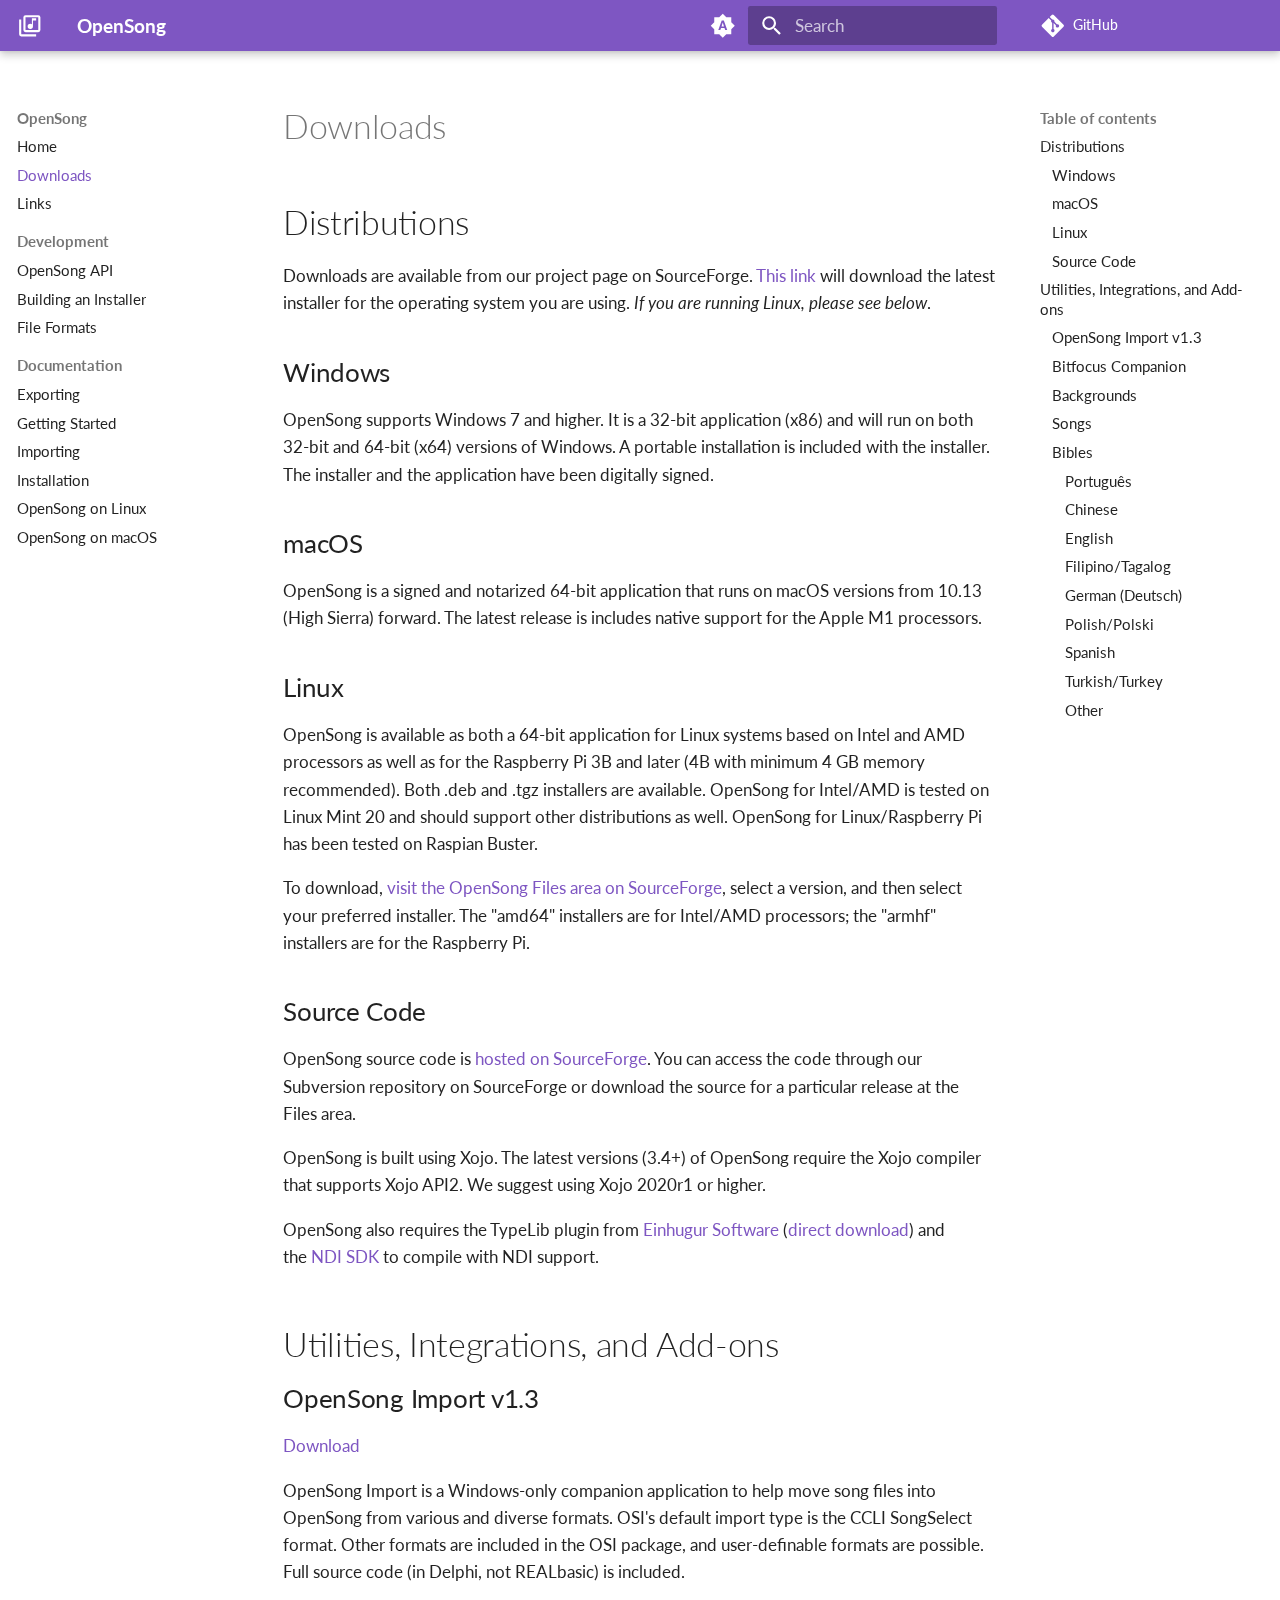
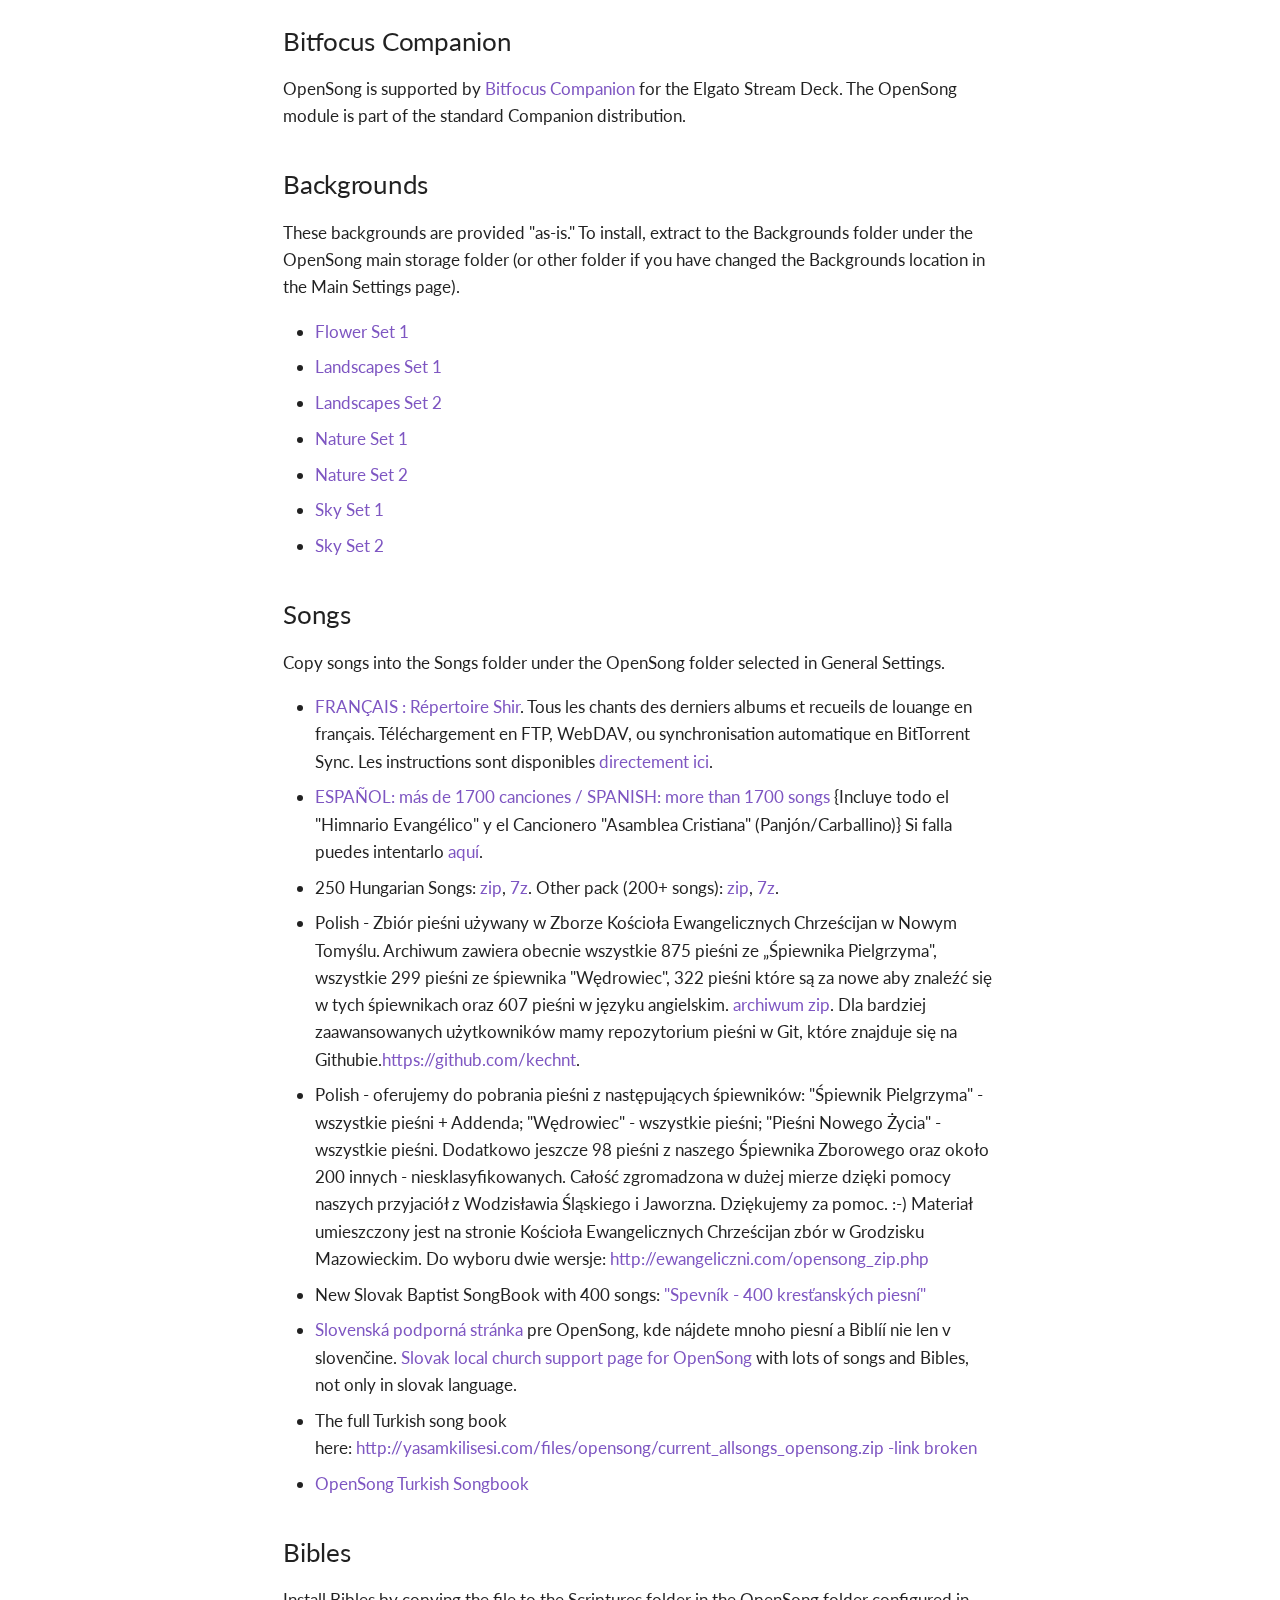
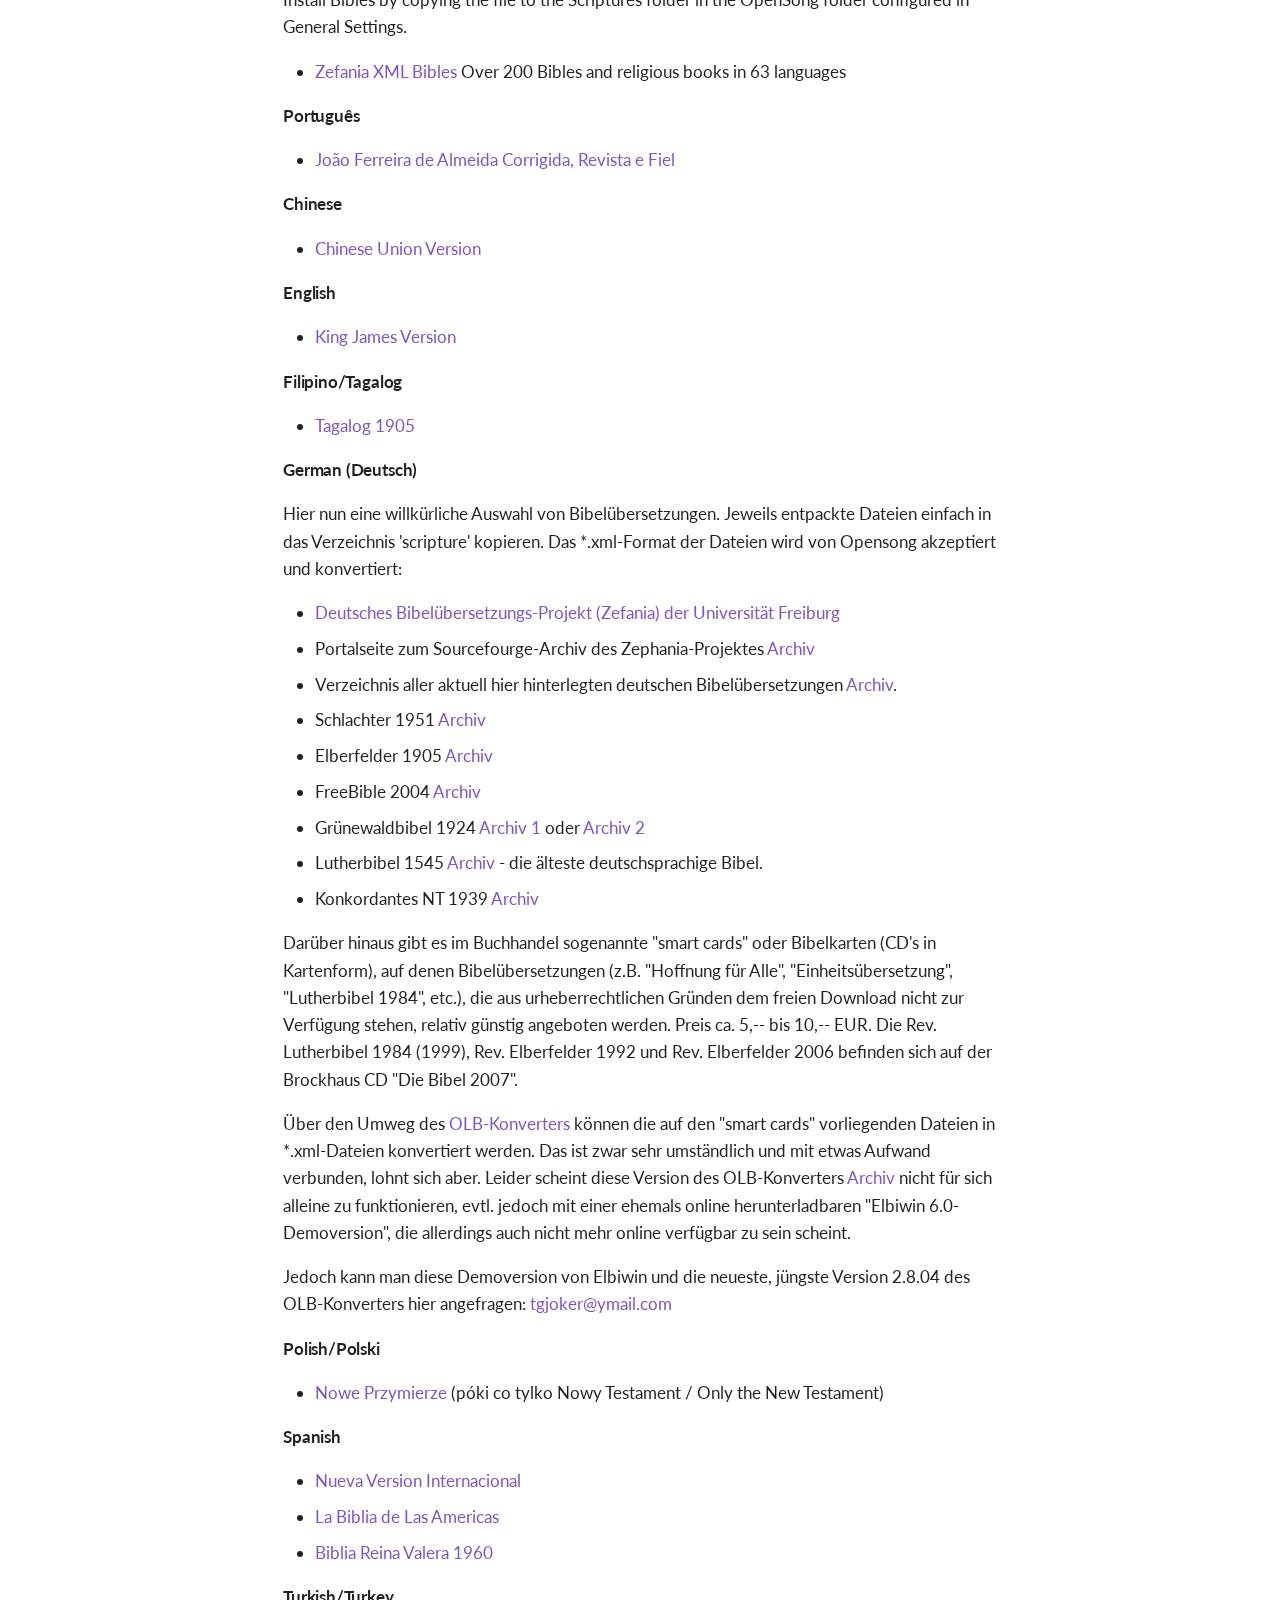
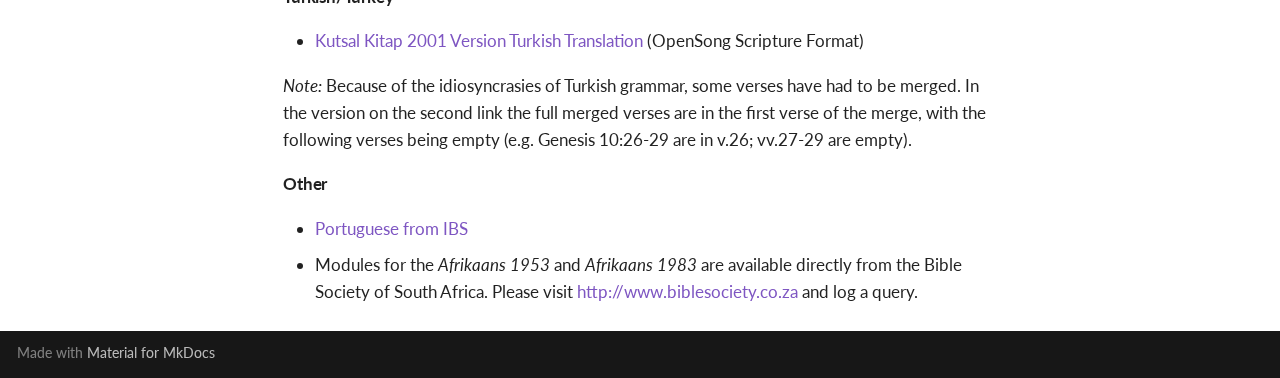
<file: downloads/index.html>
<!doctype html>
<html lang="en" class="no-js">
  <head>
    
      <meta charset="utf-8">
      <meta name="viewport" content="width=device-width,initial-scale=1">
      
      
      
      
        <link rel="prev" href="..">
      
      
        <link rel="next" href="../links/">
      
      
      <link rel="icon" href="../favicon.ico">
      <meta name="generator" content="mkdocs-1.6.1, mkdocs-material-9.5.48">
    
    
      
        <title>Downloads - OpenSong</title>
      
    
    
      <link rel="stylesheet" href="../assets/stylesheets/main.6f8fc17f.min.css">
      
        
        <link rel="stylesheet" href="../assets/stylesheets/palette.06af60db.min.css">
      
      


    
    
      
    
    
      
        
        
        <link rel="preconnect" href="https://fonts.gstatic.com" crossorigin>
        <link rel="stylesheet" href="https://fonts.googleapis.com/css?family=Lato:300,300i,400,400i,700,700i%7CRoboto+Mono:400,400i,700,700i&display=fallback">
        <style>:root{--md-text-font:"Lato";--md-code-font:"Roboto Mono"}</style>
      
    
    
      <link rel="stylesheet" href="../public/css/style.css">
    
    <script>__md_scope=new URL("..",location),__md_hash=e=>[...e].reduce(((e,_)=>(e<<5)-e+_.charCodeAt(0)),0),__md_get=(e,_=localStorage,t=__md_scope)=>JSON.parse(_.getItem(t.pathname+"."+e)),__md_set=(e,_,t=localStorage,a=__md_scope)=>{try{t.setItem(a.pathname+"."+e,JSON.stringify(_))}catch(e){}}</script>
    
      

    
    
    
  </head>
  
  
    
    
      
    
    
    
    
    <body dir="ltr" data-md-color-scheme="slate" data-md-color-primary="deep-purple" data-md-color-accent="deep-orange">
  
    
    <input class="md-toggle" data-md-toggle="drawer" type="checkbox" id="__drawer" autocomplete="off">
    <input class="md-toggle" data-md-toggle="search" type="checkbox" id="__search" autocomplete="off">
    <label class="md-overlay" for="__drawer"></label>
    <div data-md-component="skip">
      
        
        <a href="#downloads" class="md-skip">
          Skip to content
        </a>
      
    </div>
    <div data-md-component="announce">
      
    </div>
    
    
      

  

<header class="md-header md-header--shadow" data-md-component="header">
  <nav class="md-header__inner md-grid" aria-label="Header">
    <a href=".." title="OpenSong" class="md-header__button md-logo" aria-label="OpenSong" data-md-component="logo">
      
  
  <svg xmlns="http://www.w3.org/2000/svg" viewBox="0 0 24 24"><path d="M20 2H8a2 2 0 0 0-2 2v12a2 2 0 0 0 2 2h12a2 2 0 0 0 2-2V4a2 2 0 0 0-2-2m0 14H8V4h12m-7.5 11a2.5 2.5 0 0 0 2.5-2.5V7h3V5h-4v5.5c-.42-.31-.93-.5-1.5-.5a2.5 2.5 0 0 0-2.5 2.5 2.5 2.5 0 0 0 2.5 2.5M4 6H2v14a2 2 0 0 0 2 2h14v-2H4"/></svg>

    </a>
    <label class="md-header__button md-icon" for="__drawer">
      
      <svg xmlns="http://www.w3.org/2000/svg" viewBox="0 0 24 24"><path d="M3 6h18v2H3zm0 5h18v2H3zm0 5h18v2H3z"/></svg>
    </label>
    <div class="md-header__title" data-md-component="header-title">
      <div class="md-header__ellipsis">
        <div class="md-header__topic">
          <span class="md-ellipsis">
            OpenSong
          </span>
        </div>
        <div class="md-header__topic" data-md-component="header-topic">
          <span class="md-ellipsis">
            
              Downloads
            
          </span>
        </div>
      </div>
    </div>
    
      
        <form class="md-header__option" data-md-component="palette">
  
    
    
    
    <input class="md-option" data-md-color-media="(prefers-color-scheme: dark)" data-md-color-scheme="slate" data-md-color-primary="deep-purple" data-md-color-accent="deep-orange"  aria-label="Switch to system preference"  type="radio" name="__palette" id="__palette_0">
    
      <label class="md-header__button md-icon" title="Switch to system preference" for="__palette_1" hidden>
        <svg xmlns="http://www.w3.org/2000/svg" viewBox="0 0 24 24"><path d="M12 18c-.89 0-1.74-.2-2.5-.55C11.56 16.5 13 14.42 13 12s-1.44-4.5-3.5-5.45C10.26 6.2 11.11 6 12 6a6 6 0 0 1 6 6 6 6 0 0 1-6 6m8-9.31V4h-4.69L12 .69 8.69 4H4v4.69L.69 12 4 15.31V20h4.69L12 23.31 15.31 20H20v-4.69L23.31 12z"/></svg>
      </label>
    
  
    
    
    
    <input class="md-option" data-md-color-media="(prefers-color-scheme)" data-md-color-scheme="default" data-md-color-primary="deep-purple" data-md-color-accent="deep-orange"  aria-label="Switch to light mode"  type="radio" name="__palette" id="__palette_1">
    
      <label class="md-header__button md-icon" title="Switch to light mode" for="__palette_2" hidden>
        <svg xmlns="http://www.w3.org/2000/svg" viewBox="0 0 24 24"><path d="m14.3 16-.7-2h-3.2l-.7 2H7.8L11 7h2l3.2 9zM20 8.69V4h-4.69L12 .69 8.69 4H4v4.69L.69 12 4 15.31V20h4.69L12 23.31 15.31 20H20v-4.69L23.31 12zm-9.15 3.96h2.3L12 9z"/></svg>
      </label>
    
  
    
    
    
    <input class="md-option" data-md-color-media="(prefers-color-scheme: light)" data-md-color-scheme="default" data-md-color-primary="deep-purple" data-md-color-accent="deep-orange"  aria-label="Switch to dark mode"  type="radio" name="__palette" id="__palette_2">
    
      <label class="md-header__button md-icon" title="Switch to dark mode" for="__palette_0" hidden>
        <svg xmlns="http://www.w3.org/2000/svg" viewBox="0 0 24 24"><path d="M12 8a4 4 0 0 0-4 4 4 4 0 0 0 4 4 4 4 0 0 0 4-4 4 4 0 0 0-4-4m0 10a6 6 0 0 1-6-6 6 6 0 0 1 6-6 6 6 0 0 1 6 6 6 6 0 0 1-6 6m8-9.31V4h-4.69L12 .69 8.69 4H4v4.69L.69 12 4 15.31V20h4.69L12 23.31 15.31 20H20v-4.69L23.31 12z"/></svg>
      </label>
    
  
</form>
      
    
    
      <script>var palette=__md_get("__palette");if(palette&&palette.color){if("(prefers-color-scheme)"===palette.color.media){var media=matchMedia("(prefers-color-scheme: light)"),input=document.querySelector(media.matches?"[data-md-color-media='(prefers-color-scheme: light)']":"[data-md-color-media='(prefers-color-scheme: dark)']");palette.color.media=input.getAttribute("data-md-color-media"),palette.color.scheme=input.getAttribute("data-md-color-scheme"),palette.color.primary=input.getAttribute("data-md-color-primary"),palette.color.accent=input.getAttribute("data-md-color-accent")}for(var[key,value]of Object.entries(palette.color))document.body.setAttribute("data-md-color-"+key,value)}</script>
    
    
    
      <label class="md-header__button md-icon" for="__search">
        
        <svg xmlns="http://www.w3.org/2000/svg" viewBox="0 0 24 24"><path d="M9.5 3A6.5 6.5 0 0 1 16 9.5c0 1.61-.59 3.09-1.56 4.23l.27.27h.79l5 5-1.5 1.5-5-5v-.79l-.27-.27A6.52 6.52 0 0 1 9.5 16 6.5 6.5 0 0 1 3 9.5 6.5 6.5 0 0 1 9.5 3m0 2C7 5 5 7 5 9.5S7 14 9.5 14 14 12 14 9.5 12 5 9.5 5"/></svg>
      </label>
      <div class="md-search" data-md-component="search" role="dialog">
  <label class="md-search__overlay" for="__search"></label>
  <div class="md-search__inner" role="search">
    <form class="md-search__form" name="search">
      <input type="text" class="md-search__input" name="query" aria-label="Search" placeholder="Search" autocapitalize="off" autocorrect="off" autocomplete="off" spellcheck="false" data-md-component="search-query" required>
      <label class="md-search__icon md-icon" for="__search">
        
        <svg xmlns="http://www.w3.org/2000/svg" viewBox="0 0 24 24"><path d="M9.5 3A6.5 6.5 0 0 1 16 9.5c0 1.61-.59 3.09-1.56 4.23l.27.27h.79l5 5-1.5 1.5-5-5v-.79l-.27-.27A6.52 6.52 0 0 1 9.5 16 6.5 6.5 0 0 1 3 9.5 6.5 6.5 0 0 1 9.5 3m0 2C7 5 5 7 5 9.5S7 14 9.5 14 14 12 14 9.5 12 5 9.5 5"/></svg>
        
        <svg xmlns="http://www.w3.org/2000/svg" viewBox="0 0 24 24"><path d="M20 11v2H8l5.5 5.5-1.42 1.42L4.16 12l7.92-7.92L13.5 5.5 8 11z"/></svg>
      </label>
      <nav class="md-search__options" aria-label="Search">
        
        <button type="reset" class="md-search__icon md-icon" title="Clear" aria-label="Clear" tabindex="-1">
          
          <svg xmlns="http://www.w3.org/2000/svg" viewBox="0 0 24 24"><path d="M19 6.41 17.59 5 12 10.59 6.41 5 5 6.41 10.59 12 5 17.59 6.41 19 12 13.41 17.59 19 19 17.59 13.41 12z"/></svg>
        </button>
      </nav>
      
    </form>
    <div class="md-search__output">
      <div class="md-search__scrollwrap" tabindex="0" data-md-scrollfix>
        <div class="md-search-result" data-md-component="search-result">
          <div class="md-search-result__meta">
            Initializing search
          </div>
          <ol class="md-search-result__list" role="presentation"></ol>
        </div>
      </div>
    </div>
  </div>
</div>
    
    
      <div class="md-header__source">
        <a href="https://github.com/seansbox/opensong-org" title="Go to repository" class="md-source" data-md-component="source">
  <div class="md-source__icon md-icon">
    
    <svg xmlns="http://www.w3.org/2000/svg" viewBox="0 0 448 512"><!--! Font Awesome Free 6.7.1 by @fontawesome - https://fontawesome.com License - https://fontawesome.com/license/free (Icons: CC BY 4.0, Fonts: SIL OFL 1.1, Code: MIT License) Copyright 2024 Fonticons, Inc.--><path d="M439.55 236.05 244 40.45a28.87 28.87 0 0 0-40.81 0l-40.66 40.63 51.52 51.52c27.06-9.14 52.68 16.77 43.39 43.68l49.66 49.66c34.23-11.8 61.18 31 35.47 56.69-26.49 26.49-70.21-2.87-56-37.34L240.22 199v121.85c25.3 12.54 22.26 41.85 9.08 55a34.34 34.34 0 0 1-48.55 0c-17.57-17.6-11.07-46.91 11.25-56v-123c-20.8-8.51-24.6-30.74-18.64-45L142.57 101 8.45 235.14a28.86 28.86 0 0 0 0 40.81l195.61 195.6a28.86 28.86 0 0 0 40.8 0l194.69-194.69a28.86 28.86 0 0 0 0-40.81"/></svg>
  </div>
  <div class="md-source__repository">
    GitHub
  </div>
</a>
      </div>
    
  </nav>
  
</header>
    
    <div class="md-container" data-md-component="container">
      
      
        
          
        
      
      <main class="md-main" data-md-component="main">
        <div class="md-main__inner md-grid">
          
            
              
              <div class="md-sidebar md-sidebar--primary" data-md-component="sidebar" data-md-type="navigation" >
                <div class="md-sidebar__scrollwrap">
                  <div class="md-sidebar__inner">
                    



<nav class="md-nav md-nav--primary" aria-label="Navigation" data-md-level="0">
  <label class="md-nav__title" for="__drawer">
    <a href=".." title="OpenSong" class="md-nav__button md-logo" aria-label="OpenSong" data-md-component="logo">
      
  
  <svg xmlns="http://www.w3.org/2000/svg" viewBox="0 0 24 24"><path d="M20 2H8a2 2 0 0 0-2 2v12a2 2 0 0 0 2 2h12a2 2 0 0 0 2-2V4a2 2 0 0 0-2-2m0 14H8V4h12m-7.5 11a2.5 2.5 0 0 0 2.5-2.5V7h3V5h-4v5.5c-.42-.31-.93-.5-1.5-.5a2.5 2.5 0 0 0-2.5 2.5 2.5 2.5 0 0 0 2.5 2.5M4 6H2v14a2 2 0 0 0 2 2h14v-2H4"/></svg>

    </a>
    OpenSong
  </label>
  
    <div class="md-nav__source">
      <a href="https://github.com/seansbox/opensong-org" title="Go to repository" class="md-source" data-md-component="source">
  <div class="md-source__icon md-icon">
    
    <svg xmlns="http://www.w3.org/2000/svg" viewBox="0 0 448 512"><!--! Font Awesome Free 6.7.1 by @fontawesome - https://fontawesome.com License - https://fontawesome.com/license/free (Icons: CC BY 4.0, Fonts: SIL OFL 1.1, Code: MIT License) Copyright 2024 Fonticons, Inc.--><path d="M439.55 236.05 244 40.45a28.87 28.87 0 0 0-40.81 0l-40.66 40.63 51.52 51.52c27.06-9.14 52.68 16.77 43.39 43.68l49.66 49.66c34.23-11.8 61.18 31 35.47 56.69-26.49 26.49-70.21-2.87-56-37.34L240.22 199v121.85c25.3 12.54 22.26 41.85 9.08 55a34.34 34.34 0 0 1-48.55 0c-17.57-17.6-11.07-46.91 11.25-56v-123c-20.8-8.51-24.6-30.74-18.64-45L142.57 101 8.45 235.14a28.86 28.86 0 0 0 0 40.81l195.61 195.6a28.86 28.86 0 0 0 40.8 0l194.69-194.69a28.86 28.86 0 0 0 0-40.81"/></svg>
  </div>
  <div class="md-source__repository">
    GitHub
  </div>
</a>
    </div>
  
  <ul class="md-nav__list" data-md-scrollfix>
    
      
      
  
  
  
  
    <li class="md-nav__item">
      <a href=".." class="md-nav__link">
        
  
  <span class="md-ellipsis">
    Home
  </span>
  

      </a>
    </li>
  

    
      
      
  
  
    
  
  
  
    <li class="md-nav__item md-nav__item--active">
      
      <input class="md-nav__toggle md-toggle" type="checkbox" id="__toc">
      
      
        
      
      
        <label class="md-nav__link md-nav__link--active" for="__toc">
          
  
  <span class="md-ellipsis">
    Downloads
  </span>
  

          <span class="md-nav__icon md-icon"></span>
        </label>
      
      <a href="./" class="md-nav__link md-nav__link--active">
        
  
  <span class="md-ellipsis">
    Downloads
  </span>
  

      </a>
      
        

<nav class="md-nav md-nav--secondary" aria-label="Table of contents">
  
  
  
    
  
  
    <label class="md-nav__title" for="__toc">
      <span class="md-nav__icon md-icon"></span>
      Table of contents
    </label>
    <ul class="md-nav__list" data-md-component="toc" data-md-scrollfix>
      
        <li class="md-nav__item">
  <a href="#distributions" class="md-nav__link">
    <span class="md-ellipsis">
      Distributions
    </span>
  </a>
  
    <nav class="md-nav" aria-label="Distributions">
      <ul class="md-nav__list">
        
          <li class="md-nav__item">
  <a href="#windows" class="md-nav__link">
    <span class="md-ellipsis">
      Windows
    </span>
  </a>
  
</li>
        
          <li class="md-nav__item">
  <a href="#macos" class="md-nav__link">
    <span class="md-ellipsis">
      macOS
    </span>
  </a>
  
</li>
        
          <li class="md-nav__item">
  <a href="#linux" class="md-nav__link">
    <span class="md-ellipsis">
      Linux
    </span>
  </a>
  
</li>
        
          <li class="md-nav__item">
  <a href="#source-code" class="md-nav__link">
    <span class="md-ellipsis">
      Source Code
    </span>
  </a>
  
</li>
        
      </ul>
    </nav>
  
</li>
      
        <li class="md-nav__item">
  <a href="#utilities-integrations-and-add-ons" class="md-nav__link">
    <span class="md-ellipsis">
      Utilities, Integrations, and Add-ons
    </span>
  </a>
  
    <nav class="md-nav" aria-label="Utilities, Integrations, and Add-ons">
      <ul class="md-nav__list">
        
          <li class="md-nav__item">
  <a href="#opensong-import-v13" class="md-nav__link">
    <span class="md-ellipsis">
      OpenSong Import v1.3
    </span>
  </a>
  
</li>
        
          <li class="md-nav__item">
  <a href="#bitfocus-companion" class="md-nav__link">
    <span class="md-ellipsis">
      Bitfocus Companion
    </span>
  </a>
  
</li>
        
          <li class="md-nav__item">
  <a href="#backgrounds" class="md-nav__link">
    <span class="md-ellipsis">
      Backgrounds
    </span>
  </a>
  
</li>
        
          <li class="md-nav__item">
  <a href="#songs" class="md-nav__link">
    <span class="md-ellipsis">
      Songs
    </span>
  </a>
  
</li>
        
          <li class="md-nav__item">
  <a href="#bibles" class="md-nav__link">
    <span class="md-ellipsis">
      Bibles
    </span>
  </a>
  
    <nav class="md-nav" aria-label="Bibles">
      <ul class="md-nav__list">
        
          <li class="md-nav__item">
  <a href="#portugues" class="md-nav__link">
    <span class="md-ellipsis">
      Português
    </span>
  </a>
  
</li>
        
          <li class="md-nav__item">
  <a href="#chinese" class="md-nav__link">
    <span class="md-ellipsis">
      Chinese
    </span>
  </a>
  
</li>
        
          <li class="md-nav__item">
  <a href="#english" class="md-nav__link">
    <span class="md-ellipsis">
      English
    </span>
  </a>
  
</li>
        
          <li class="md-nav__item">
  <a href="#filipinotagalog" class="md-nav__link">
    <span class="md-ellipsis">
      Filipino/Tagalog
    </span>
  </a>
  
</li>
        
          <li class="md-nav__item">
  <a href="#german-deutsch" class="md-nav__link">
    <span class="md-ellipsis">
      German (Deutsch)
    </span>
  </a>
  
</li>
        
          <li class="md-nav__item">
  <a href="#polishpolski" class="md-nav__link">
    <span class="md-ellipsis">
      Polish/Polski
    </span>
  </a>
  
</li>
        
          <li class="md-nav__item">
  <a href="#spanish" class="md-nav__link">
    <span class="md-ellipsis">
      Spanish
    </span>
  </a>
  
</li>
        
          <li class="md-nav__item">
  <a href="#turkishturkey" class="md-nav__link">
    <span class="md-ellipsis">
      Turkish/Turkey
    </span>
  </a>
  
</li>
        
          <li class="md-nav__item">
  <a href="#other" class="md-nav__link">
    <span class="md-ellipsis">
      Other
    </span>
  </a>
  
</li>
        
      </ul>
    </nav>
  
</li>
        
      </ul>
    </nav>
  
</li>
      
    </ul>
  
</nav>
      
    </li>
  

    
      
      
  
  
  
  
    <li class="md-nav__item">
      <a href="../links/" class="md-nav__link">
        
  
  <span class="md-ellipsis">
    Links
  </span>
  

      </a>
    </li>
  

    
      
      
  
  
  
  
    
    
    
      
        
        
      
    
    
    <li class="md-nav__item md-nav__item--section md-nav__item--nested">
      
        
        
        <input class="md-nav__toggle md-toggle " type="checkbox" id="__nav_4" >
        
          
          <label class="md-nav__link" for="__nav_4" id="__nav_4_label" tabindex="">
            
  
  <span class="md-ellipsis">
    Development
  </span>
  

            <span class="md-nav__icon md-icon"></span>
          </label>
        
        <nav class="md-nav" data-md-level="1" aria-labelledby="__nav_4_label" aria-expanded="false">
          <label class="md-nav__title" for="__nav_4">
            <span class="md-nav__icon md-icon"></span>
            Development
          </label>
          <ul class="md-nav__list" data-md-scrollfix>
            
              
                
  
  
  
  
    <li class="md-nav__item">
      <a href="../development/api/" class="md-nav__link">
        
  
  <span class="md-ellipsis">
    OpenSong API
  </span>
  

      </a>
    </li>
  

              
            
              
                
  
  
  
  
    <li class="md-nav__item">
      <a href="../development/building-an-installer/" class="md-nav__link">
        
  
  <span class="md-ellipsis">
    Building an Installer
  </span>
  

      </a>
    </li>
  

              
            
              
                
  
  
  
  
    <li class="md-nav__item">
      <a href="../development/file-formats/" class="md-nav__link">
        
  
  <span class="md-ellipsis">
    File Formats
  </span>
  

      </a>
    </li>
  

              
            
          </ul>
        </nav>
      
    </li>
  

    
      
      
  
  
  
  
    
    
    
      
        
        
      
    
    
    <li class="md-nav__item md-nav__item--section md-nav__item--nested">
      
        
        
        <input class="md-nav__toggle md-toggle " type="checkbox" id="__nav_5" >
        
          
          <label class="md-nav__link" for="__nav_5" id="__nav_5_label" tabindex="">
            
  
  <span class="md-ellipsis">
    Documentation
  </span>
  

            <span class="md-nav__icon md-icon"></span>
          </label>
        
        <nav class="md-nav" data-md-level="1" aria-labelledby="__nav_5_label" aria-expanded="false">
          <label class="md-nav__title" for="__nav_5">
            <span class="md-nav__icon md-icon"></span>
            Documentation
          </label>
          <ul class="md-nav__list" data-md-scrollfix>
            
              
                
  
  
  
  
    <li class="md-nav__item">
      <a href="../documentation/exporting/" class="md-nav__link">
        
  
  <span class="md-ellipsis">
    Exporting
  </span>
  

      </a>
    </li>
  

              
            
              
                
  
  
  
  
    <li class="md-nav__item">
      <a href="../documentation/getting-started/" class="md-nav__link">
        
  
  <span class="md-ellipsis">
    Getting Started
  </span>
  

      </a>
    </li>
  

              
            
              
                
  
  
  
  
    <li class="md-nav__item">
      <a href="../documentation/importing/" class="md-nav__link">
        
  
  <span class="md-ellipsis">
    Importing
  </span>
  

      </a>
    </li>
  

              
            
              
                
  
  
  
  
    <li class="md-nav__item">
      <a href="../documentation/installation/" class="md-nav__link">
        
  
  <span class="md-ellipsis">
    Installation
  </span>
  

      </a>
    </li>
  

              
            
              
                
  
  
  
  
    <li class="md-nav__item">
      <a href="../documentation/opensong-on-linux/" class="md-nav__link">
        
  
  <span class="md-ellipsis">
    OpenSong on Linux
  </span>
  

      </a>
    </li>
  

              
            
              
                
  
  
  
  
    <li class="md-nav__item">
      <a href="../documentation/opensong-on-mac/" class="md-nav__link">
        
  
  <span class="md-ellipsis">
    OpenSong on macOS
  </span>
  

      </a>
    </li>
  

              
            
          </ul>
        </nav>
      
    </li>
  

    
  </ul>
</nav>
                  </div>
                </div>
              </div>
            
            
              
              <div class="md-sidebar md-sidebar--secondary" data-md-component="sidebar" data-md-type="toc" >
                <div class="md-sidebar__scrollwrap">
                  <div class="md-sidebar__inner">
                    

<nav class="md-nav md-nav--secondary" aria-label="Table of contents">
  
  
  
    
  
  
    <label class="md-nav__title" for="__toc">
      <span class="md-nav__icon md-icon"></span>
      Table of contents
    </label>
    <ul class="md-nav__list" data-md-component="toc" data-md-scrollfix>
      
        <li class="md-nav__item">
  <a href="#distributions" class="md-nav__link">
    <span class="md-ellipsis">
      Distributions
    </span>
  </a>
  
    <nav class="md-nav" aria-label="Distributions">
      <ul class="md-nav__list">
        
          <li class="md-nav__item">
  <a href="#windows" class="md-nav__link">
    <span class="md-ellipsis">
      Windows
    </span>
  </a>
  
</li>
        
          <li class="md-nav__item">
  <a href="#macos" class="md-nav__link">
    <span class="md-ellipsis">
      macOS
    </span>
  </a>
  
</li>
        
          <li class="md-nav__item">
  <a href="#linux" class="md-nav__link">
    <span class="md-ellipsis">
      Linux
    </span>
  </a>
  
</li>
        
          <li class="md-nav__item">
  <a href="#source-code" class="md-nav__link">
    <span class="md-ellipsis">
      Source Code
    </span>
  </a>
  
</li>
        
      </ul>
    </nav>
  
</li>
      
        <li class="md-nav__item">
  <a href="#utilities-integrations-and-add-ons" class="md-nav__link">
    <span class="md-ellipsis">
      Utilities, Integrations, and Add-ons
    </span>
  </a>
  
    <nav class="md-nav" aria-label="Utilities, Integrations, and Add-ons">
      <ul class="md-nav__list">
        
          <li class="md-nav__item">
  <a href="#opensong-import-v13" class="md-nav__link">
    <span class="md-ellipsis">
      OpenSong Import v1.3
    </span>
  </a>
  
</li>
        
          <li class="md-nav__item">
  <a href="#bitfocus-companion" class="md-nav__link">
    <span class="md-ellipsis">
      Bitfocus Companion
    </span>
  </a>
  
</li>
        
          <li class="md-nav__item">
  <a href="#backgrounds" class="md-nav__link">
    <span class="md-ellipsis">
      Backgrounds
    </span>
  </a>
  
</li>
        
          <li class="md-nav__item">
  <a href="#songs" class="md-nav__link">
    <span class="md-ellipsis">
      Songs
    </span>
  </a>
  
</li>
        
          <li class="md-nav__item">
  <a href="#bibles" class="md-nav__link">
    <span class="md-ellipsis">
      Bibles
    </span>
  </a>
  
    <nav class="md-nav" aria-label="Bibles">
      <ul class="md-nav__list">
        
          <li class="md-nav__item">
  <a href="#portugues" class="md-nav__link">
    <span class="md-ellipsis">
      Português
    </span>
  </a>
  
</li>
        
          <li class="md-nav__item">
  <a href="#chinese" class="md-nav__link">
    <span class="md-ellipsis">
      Chinese
    </span>
  </a>
  
</li>
        
          <li class="md-nav__item">
  <a href="#english" class="md-nav__link">
    <span class="md-ellipsis">
      English
    </span>
  </a>
  
</li>
        
          <li class="md-nav__item">
  <a href="#filipinotagalog" class="md-nav__link">
    <span class="md-ellipsis">
      Filipino/Tagalog
    </span>
  </a>
  
</li>
        
          <li class="md-nav__item">
  <a href="#german-deutsch" class="md-nav__link">
    <span class="md-ellipsis">
      German (Deutsch)
    </span>
  </a>
  
</li>
        
          <li class="md-nav__item">
  <a href="#polishpolski" class="md-nav__link">
    <span class="md-ellipsis">
      Polish/Polski
    </span>
  </a>
  
</li>
        
          <li class="md-nav__item">
  <a href="#spanish" class="md-nav__link">
    <span class="md-ellipsis">
      Spanish
    </span>
  </a>
  
</li>
        
          <li class="md-nav__item">
  <a href="#turkishturkey" class="md-nav__link">
    <span class="md-ellipsis">
      Turkish/Turkey
    </span>
  </a>
  
</li>
        
          <li class="md-nav__item">
  <a href="#other" class="md-nav__link">
    <span class="md-ellipsis">
      Other
    </span>
  </a>
  
</li>
        
      </ul>
    </nav>
  
</li>
        
      </ul>
    </nav>
  
</li>
      
    </ul>
  
</nav>
                  </div>
                </div>
              </div>
            
          
          
            <div class="md-content" data-md-component="content">
              <article class="md-content__inner md-typeset">
                
                  

  
  


<h1 id="downloads">Downloads</h1>
<h2 id="distributions">Distributions</h2>
<p>Downloads are available from our project page on SourceForge. <a href="https://sourceforge.net/projects/opensong/files/latest/download">This link</a> will download the latest installer for the operating system you are using. <em>If you are running Linux, please see below</em>.</p>
<h3 id="windows">Windows</h3>
<p>OpenSong supports Windows 7 and higher. It is a 32-bit application (x86) and will run on both 32-bit and 64-bit (x64) versions of Windows. A portable installation is included with the installer. The installer and the application have been digitally signed.</p>
<h3 id="macos">macOS</h3>
<p>OpenSong is a signed and notarized 64-bit application that runs on macOS versions from 10.13 (High Sierra) forward. The latest release is includes native support for the Apple M1 processors.</p>
<h3 id="linux">Linux</h3>
<p>OpenSong is available as both a 64-bit application for Linux systems based on Intel and AMD processors as well as for the Raspberry Pi 3B and later (4B with minimum 4 GB memory recommended). Both .deb and .tgz installers are available. OpenSong for Intel/AMD is tested on Linux Mint 20 and should support other distributions as well. OpenSong for Linux/Raspberry Pi has been tested on Raspian Buster.</p>
<p>To download, <a href="https://sourceforge.net/projects/opensong/files/OpenSong/">visit the OpenSong Files area on SourceForge</a>, select a version, and then select your preferred installer. The "amd64" installers are for Intel/AMD processors; the "armhf" installers are for the Raspberry Pi.</p>
<h3 id="source-code">Source Code</h3>
<p>OpenSong source code is <a href="https://sourceforge.net/projects/opensong">hosted on SourceForge</a>. You can access the code through our Subversion repository on SourceForge or download the source for a particular release at the Files area.</p>
<p>OpenSong is built using Xojo. The latest versions (3.4+) of OpenSong require the Xojo compiler that supports Xojo API2. We suggest using Xojo 2020r1 or higher.</p>
<p>OpenSong also requires the TypeLib plugin from <a href="https://www.einhugur.com/">Einhugur Software</a> (<a href="https://www.einhugur.com/Downloads/Plugs/TypeLib.zip">direct download</a>) and the <a href="https://ndi.tv/sdk/">NDI SDK</a> to compile with NDI support.</p>
<h2 id="utilities-integrations-and-add-ons">Utilities, Integrations, and Add-ons</h2>
<h3 id="opensong-import-v13">OpenSong Import v1.3</h3>
<p><a href="https://sourceforge.net/projects/opensong/files/Utilities/OpenSong%20Import%20v1.3/">Download</a></p>
<p>OpenSong Import is a Windows-only companion application to help move song files into OpenSong from various and diverse formats. OSI's default import type is the CCLI SongSelect format. Other formats are included in the OSI package, and user-definable formats are possible. Full source code (in Delphi, not REALbasic) is included.</p>
<h3 id="bitfocus-companion">Bitfocus Companion</h3>
<p>OpenSong is supported by <a href="https://bitfocus.io/companion/">Bitfocus Companion</a> for the Elgato Stream Deck. The OpenSong module is part of the standard Companion distribution.</p>
<h3 id="backgrounds">Backgrounds</h3>
<p>These backgrounds are provided "as-is." To install, extract to the Backgrounds folder under the OpenSong main storage folder (or other folder if you have changed the Backgrounds location in the Main Settings page).</p>
<ul>
<li><a href="backgrounds/flowers_set_1.zip">Flower Set 1</a></li>
<li><a href="backgrounds/landscapes_set_1.zip">Landscapes Set 1</a></li>
<li><a href="backgrounds/landscapes_set_2.zip">Landscapes Set 2</a></li>
<li><a href="backgrounds/nature_set_1.zip">Nature Set 1</a></li>
<li><a href="backgrounds/nature_set_2.zip">Nature Set 2</a></li>
<li><a href="backgrounds/sky_set_1.zip">Sky Set 1</a></li>
<li><a href="backgrounds/sky_set_2.zip">Sky Set 2</a></li>
</ul>
<h3 id="songs">Songs</h3>
<p>Copy songs into the Songs folder under the OpenSong folder selected in General Settings.</p>
<ul>
<li><a href="http://shir.fr/">FRANÇAIS : Répertoire Shir</a>. Tous les chants des derniers albums et recueils de louange en français. Téléchargement en FTP, WebDAV, ou synchronisation automatique en BitTorrent Sync. Les instructions sont disponibles <a href="http://shir.fr/wiki/Logiciels#OpenSong">directement ici</a>.</li>
<li><a href="http://creciendo.no-ip.org/2010/Creciendo/OpenSong.html">ESPAÑOL: más de 1700 canciones / SPANISH: more than 1700 songs</a> {Incluye todo el "Himnario Evangélico" y el Cancionero "Asamblea Cristiana" (Panjón/Carballino)} Si falla puedes intentarlo <a href="https://creciendo.org/1999/Proyeccion/Proyeccion.html">aquí</a>.</li>
<li>250 Hungarian Songs: <a href="http://szentandras.ujevangelizacio.hu/files/opensong_songbook_sztandras.zip">zip</a>, <a href="http://szentandras.ujevangelizacio.hu/files/opensong_songbook_sztandras.7z">7z</a>. Other pack (200+ songs): <a href="http://szentandras.ujevangelizacio.hu/files/opensong_sarga_konyv.zip">zip</a>, <a href="http://szentandras.ujevangelizacio.hu/files/opensong_sarga_konyv.7z">7z</a>.</li>
<li>Polish - Zbiór pieśni używany w Zborze Kościoła Ewangelicznych Chrześcijan w Nowym Tomyślu. Archiwum zawiera obecnie wszystkie 875 pieśni ze „Śpiewnika Pielgrzyma", wszystkie 299 pieśni ze śpiewnika "Wędrowiec", 322 pieśni które są za nowe aby znaleźć się w tych śpiewnikach oraz 607 pieśni w języku angielskim. <a href="http://kechnt.pl/spiewnik.zip">archiwum zip</a>. Dla bardziej zaawansowanych użytkowników mamy repozytorium pieśni w Git, które znajduje się na Githubie.<a href="https://github.com/kechnt">https://github.com/kechnt</a>.</li>
<li>Polish - oferujemy do pobrania pieśni z następujących śpiewników: "Śpiewnik Pielgrzyma" - wszystkie pieśni + Addenda; "Wędrowiec" - wszystkie pieśni; "Pieśni Nowego Życia" - wszystkie pieśni. Dodatkowo jeszcze 98 pieśni z naszego Śpiewnika Zborowego oraz około 200 innych - niesklasyfikowanych. Całość zgromadzona w dużej mierze dzięki pomocy naszych przyjaciół z Wodzisławia Śląskiego i Jaworzna. Dziękujemy za pomoc. :-) Materiał umieszczony jest na stronie Kościoła Ewangelicznych Chrześcijan zbór w Grodzisku Mazowieckim. Do wyboru dwie wersje: <a href="http://ewangeliczni.com/opensong_zip.php">http://ewangeliczni.com/opensong_zip.php</a></li>
<li>New Slovak Baptist SongBook with 400 songs: <a href="http://www.baptist.sk/download/spevnik-400krestanskychpiesni.zip">"Spevník - 400 kresťanských piesní"</a></li>
<li><a href="http://bjbklenovec.sk/spevniky">Slovenská podporná stránka</a> pre OpenSong, kde nájdete mnoho piesní a Biblíí nie len v slovenčine. <a href="http://bjbklenovec.sk/spevniky">Slovak local church support page for OpenSong</a> with lots of songs and Bibles, not only in slovak language.</li>
<li>The full Turkish song book here: <a href="http://yasamkilisesi.com/files/opensong/current_allsongs_opensong.zip">http://yasamkilisesi.com/files/opensong/current_allsongs_opensong.zip -link broken</a></li>
<li><a href="https://onedrive.live.com/?cid=09a6867323b53c6e#cid=09A6867323B53C6E&amp;id=9A6867323B53C6E%211297">OpenSong Turkish Songbook</a></li>
</ul>
<h3 id="bibles">Bibles</h3>
<p>Install Bibles by copying the file to the Scriptures folder in the OpenSong folder configured in General Settings.</p>
<ul>
<li><a href="https://sourceforge.net/projects/zefania-sharp/files/Bibles/">Zefania XML Bibles</a> Over 200 Bibles and religious books in 63 languages</li>
</ul>
<h4 id="portugues">Português</h4>
<ul>
<li><a href="http://www.ndmoz.com/books/edgarchipepo/JFA_CRF.zip">João Ferreira de Almeida Corrigida, Revista e Fiel</a></li>
</ul>
<h4 id="chinese">Chinese</h4>
<ul>
<li><a href="scripture/CEV.zip">Chinese Union Version</a></li>
</ul>
<h4 id="english">English</h4>
<ul>
<li><a href="scripture/KJV.zip">King James Version</a></li>
</ul>
<h4 id="filipinotagalog">Filipino/Tagalog</h4>
<ul>
<li><a href="scripture/TGL.zip">Tagalog 1905</a></li>
</ul>
<h4 id="german-deutsch">German (Deutsch)</h4>
<p>Hier nun eine willkürliche Auswahl von Bibelübersetzungen. Jeweils entpackte Dateien einfach in das Verzeichnis 'scripture' kopieren. Das *.xml-Format der Dateien wird von Opensong akzeptiert und konvertiert:</p>
<ul>
<li><a href="http://www.zefania.de/">Deutsches Bibelübersetzungs-Projekt (Zefania) der Universität Freiburg</a></li>
<li>Portalseite zum Sourcefourge-Archiv des Zephania-Projektes <a href="http://sourceforge.net/projects/zefania-sharp/files/">Archiv</a></li>
<li>Verzeichnis aller aktuell hier hinterlegten deutschen Bibelübersetzungen <a href="http://sourceforge.net/projects/zefania-sharp/files/Zefania%20XML%20Modules%20%28new%29/German/">Archiv</a>.</li>
<li>Schlachter 1951 <a href="http://sourceforge.net/projects/zefania-sharp/files/Zefania%20XML%20Modules%20%28new%29/German/Schlachter%201951/Schlachter1951_rev3a.zip/download">Archiv</a></li>
<li>Elberfelder 1905 <a href="http://sourceforge.net/projects/zefania-sharp/files/Zefania%20XML%20Modules%20%28new%29/German/Elberfelder%201905/Elberfelder_1905.zip/download">Archiv</a></li>
<li>FreeBible 2004 <a href="http://sourceforge.net/projects/zefania-sharp/files/Zefania%20XML%20Modules%20%28new%29/German/FreeBible2004/fb2004.zip/download">Archiv</a></li>
<li>Grünewaldbibel 1924 <a href="http://sourceforge.net/projects/zefania-sharp/files/Zefania%20XML%20Modules%20%28new%29/German/Gruenewalder/sf_gruenewald_1924_rev2.zip/download">Archiv 1</a> oder <a href="https://web.archive.org/web/20171203052224/http://www.grabner-online.de/download/sf_gruenewald_1924_rev2.zip">Archiv 2</a></li>
<li>Lutherbibel 1545 <a href="http://downloads.sourceforge.net/zefania-sharp/sf_luther_1545_letzte_hand_rev1.zip">Archiv</a> - die älteste deutschsprachige Bibel.</li>
<li>Konkordantes NT 1939 <a href="http://www.konkordanterverlag.de/Dateien/KonkordantesNT_6.00.zip">Archiv</a></li>
</ul>
<p>Darüber hinaus gibt es im Buchhandel sogenannte "smart cards" oder Bibelkarten (CD's in Kartenform), auf denen Bibelübersetzungen (z.B. "Hoffnung für Alle", "Einheitsübersetzung", "Lutherbibel 1984", etc.), die aus urheberrechtlichen Gründen dem freien Download nicht zur Verfügung stehen, relativ günstig angeboten werden. Preis ca. 5,-- bis 10,-- EUR. Die Rev. Lutherbibel 1984 (1999), Rev. Elberfelder 1992 und Rev. Elberfelder 2006 befinden sich auf der Brockhaus CD "Die Bibel 2007".</p>
<p>Über den Umweg des <a href="https://web.archive.org/web/20171203052224/http://openlp.org/de/download/bibeln/bibel_bersetzungen.html">OLB-Konverters</a> können die auf den "smart cards" vorliegenden Dateien in *.xml-Dateien konvertiert werden. Das ist zwar sehr umständlich und mit etwas Aufwand verbunden, lohnt sich aber. Leider scheint diese Version des OLB-Konverters <a href="https://web.archive.org/web/20171203052224/http://www.grabner-online.org/Bibelkonverter/Bibelkonverter_2.8.03.zip">Archiv</a> nicht für sich alleine zu funktionieren, evtl. jedoch mit einer ehemals online herunterladbaren "Elbiwin 6.0-Demoversion", die allerdings auch nicht mehr online verfügbar zu sein scheint.</p>
<p>Jedoch kann man diese Demoversion von Elbiwin und die neueste, jüngste Version 2.8.04 des OLB-Konverters hier angefragen: <a href="&#109;&#97;&#105;&#108;&#116;&#111;&#58;&#116;&#103;&#106;&#111;&#107;&#101;&#114;&#64;&#121;&#109;&#97;&#105;&#108;&#46;&#99;&#111;&#109;">&#116;&#103;&#106;&#111;&#107;&#101;&#114;&#64;&#121;&#109;&#97;&#105;&#108;&#46;&#99;&#111;&#109;</a></p>
<h4 id="polishpolski">Polish/Polski</h4>
<ul>
<li><a href="http://kechnt.pl/nowe_przymierze.zip">Nowe Przymierze</a> (póki co tylko Nowy Testament / Only the New Testament)</li>
</ul>
<h4 id="spanish">Spanish</h4>
<ul>
<li><a href="scripture/NVI.zip">Nueva Version Internacional</a></li>
<li><a href="scripture/LBLA.zip">La Biblia de Las Americas</a></li>
<li><a href="http://www.mediafire.com/download/mdhui8f1mtrq6f8/RV1960.zip">Biblia Reina Valera 1960</a></li>
</ul>
<h4 id="turkishturkey">Turkish/Turkey</h4>
<ul>
<li><a href="http://www.hawke-ai.com/dl/dlcontrol.php?f=oskk">Kutsal Kitap 2001 Version Turkish Translation</a> (OpenSong Scripture Format)</li>
</ul>
<p><em>Note:</em> Because of the idiosyncrasies of Turkish grammar, some verses have had to be merged. In the version on the second link the full merged verses are in the first verse of the merge, with the following verses being empty (e.g. Genesis 10:26-29 are in v.26; vv.27-29 are empty).</p>
<h4 id="other">Other</h4>
<ul>
<li><a href="scripture/PRT-IBS.zip">Portuguese from IBS</a></li>
<li>Modules for the <em>Afrikaans 1953</em> and <em>Afrikaans 1983</em> are available directly from the Bible Society of South Africa. Please visit <a href="https://web.archive.org/web/20171203052224/http://www.biblesociety.co.za/">http://www.biblesociety.co.za</a> and log a query.</li>
</ul>












                
              </article>
            </div>
          
          
<script>var target=document.getElementById(location.hash.slice(1));target&&target.name&&(target.checked=target.name.startsWith("__tabbed_"))</script>
        </div>
        
      </main>
      
        <footer class="md-footer">
  
  <div class="md-footer-meta md-typeset">
    <div class="md-footer-meta__inner md-grid">
      <div class="md-copyright">
  
  
    Made with
    <a href="https://squidfunk.github.io/mkdocs-material/" target="_blank" rel="noopener">
      Material for MkDocs
    </a>
  
</div>
      
    </div>
  </div>
</footer>
      
    </div>
    <div class="md-dialog" data-md-component="dialog">
      <div class="md-dialog__inner md-typeset"></div>
    </div>
    
    
    <script id="__config" type="application/json">{"base": "..", "features": ["navigation.sections"], "search": "../assets/javascripts/workers/search.6ce7567c.min.js", "translations": {"clipboard.copied": "Copied to clipboard", "clipboard.copy": "Copy to clipboard", "search.result.more.one": "1 more on this page", "search.result.more.other": "# more on this page", "search.result.none": "No matching documents", "search.result.one": "1 matching document", "search.result.other": "# matching documents", "search.result.placeholder": "Type to start searching", "search.result.term.missing": "Missing", "select.version": "Select version"}}</script>
    
    
      <script src="../assets/javascripts/bundle.83f73b43.min.js"></script>
      
    
  </body>
</html>
</file>
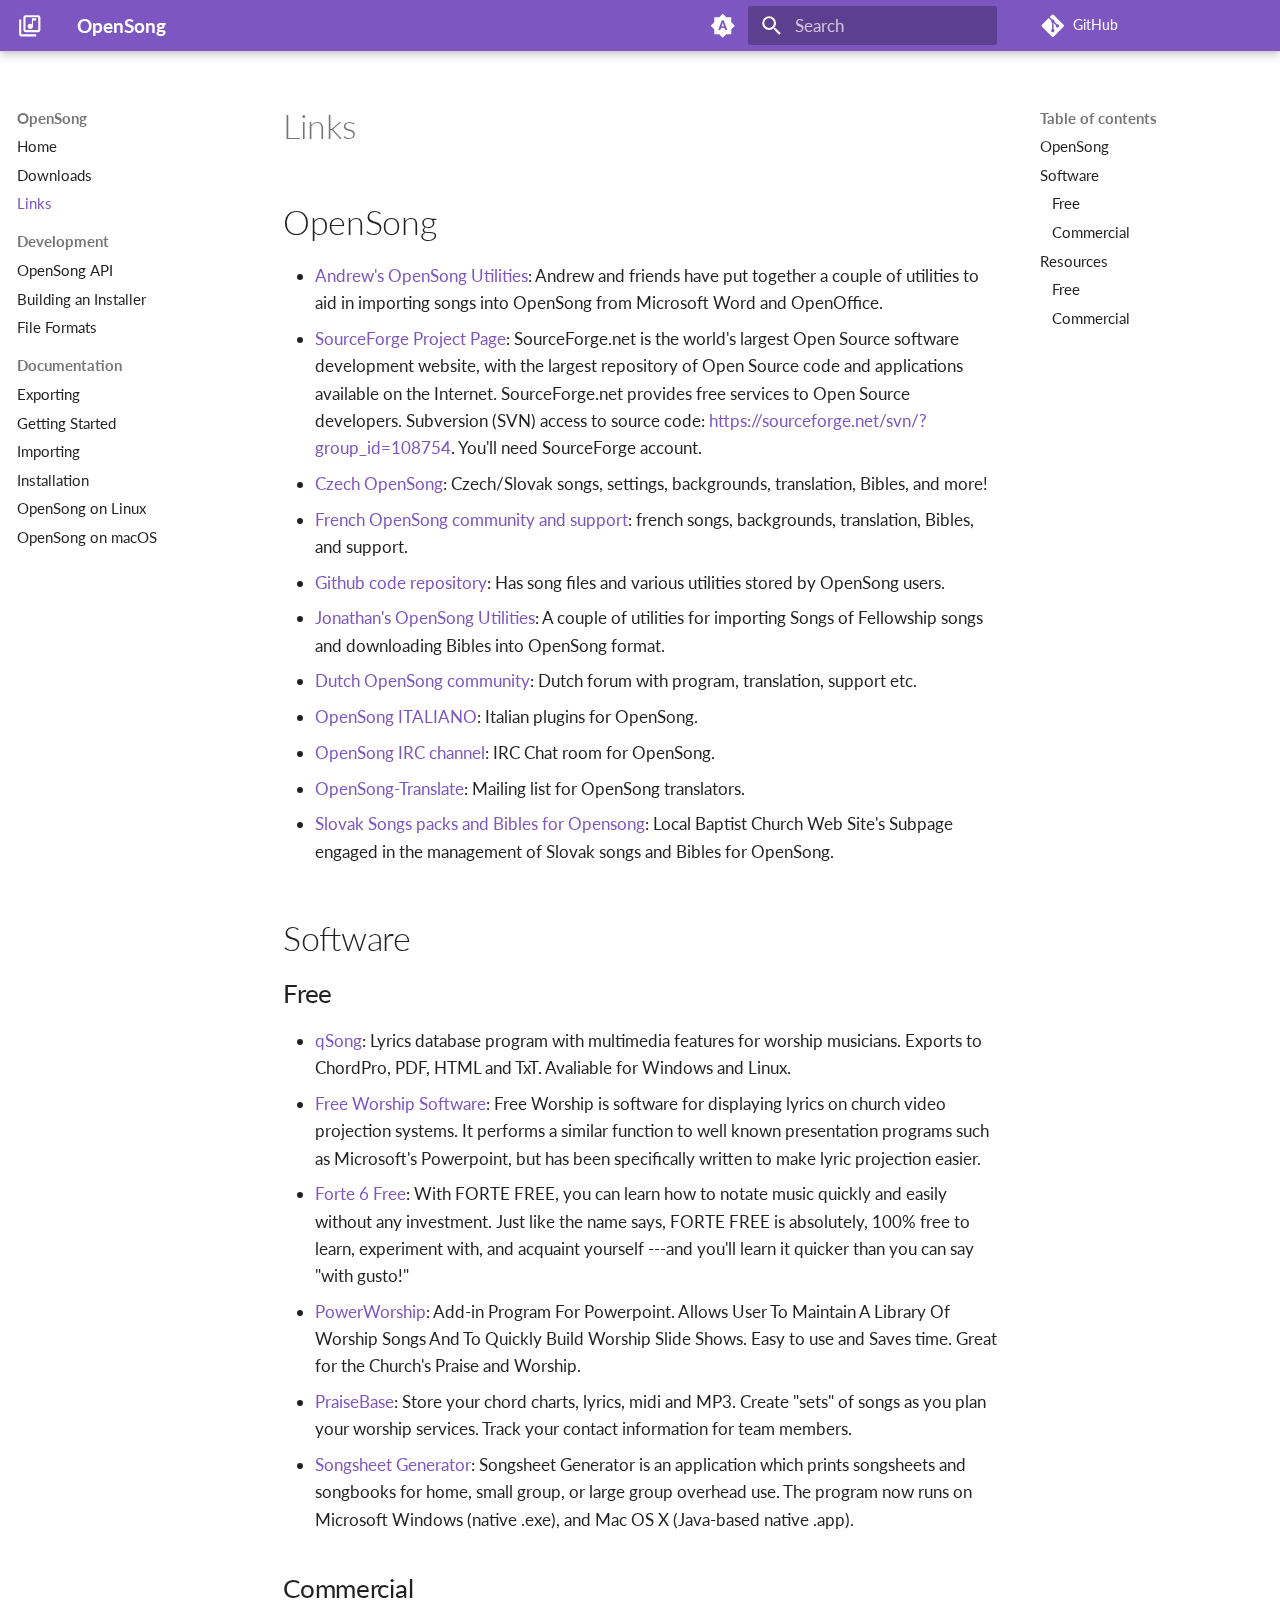
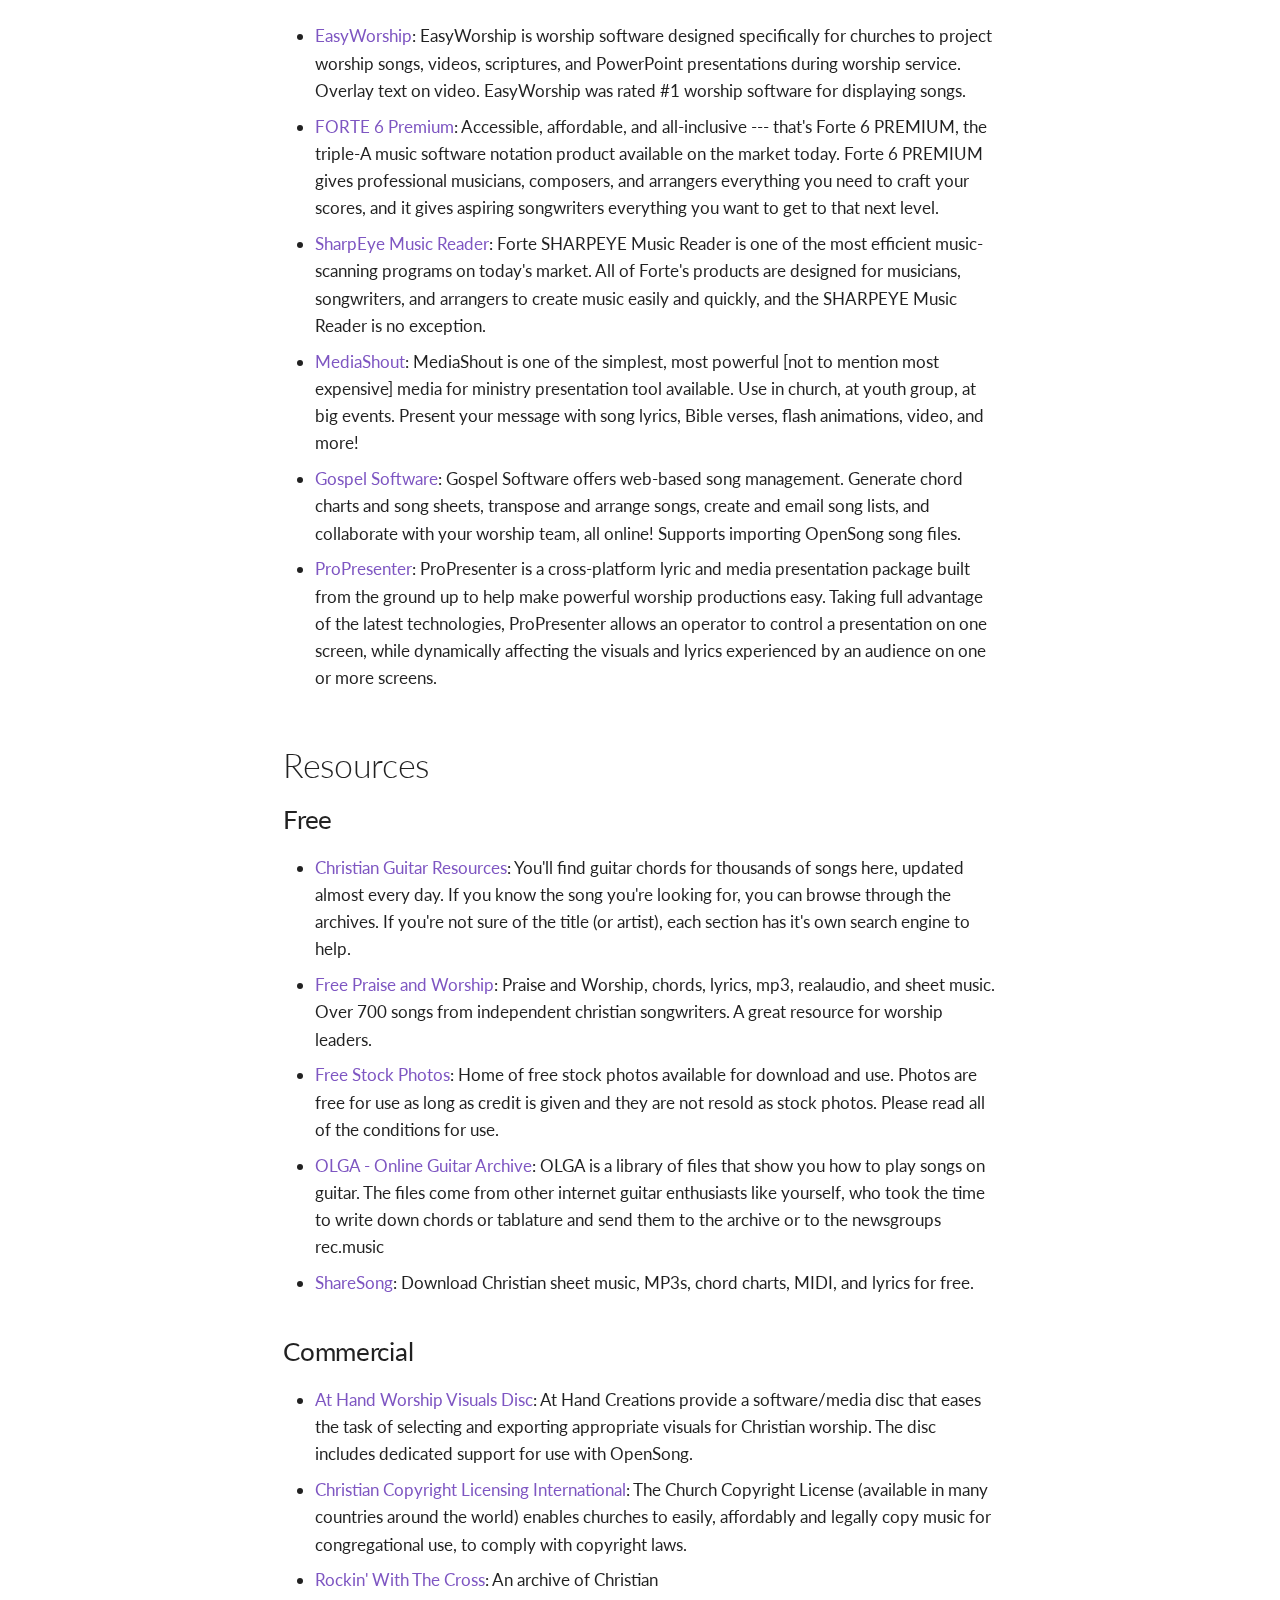
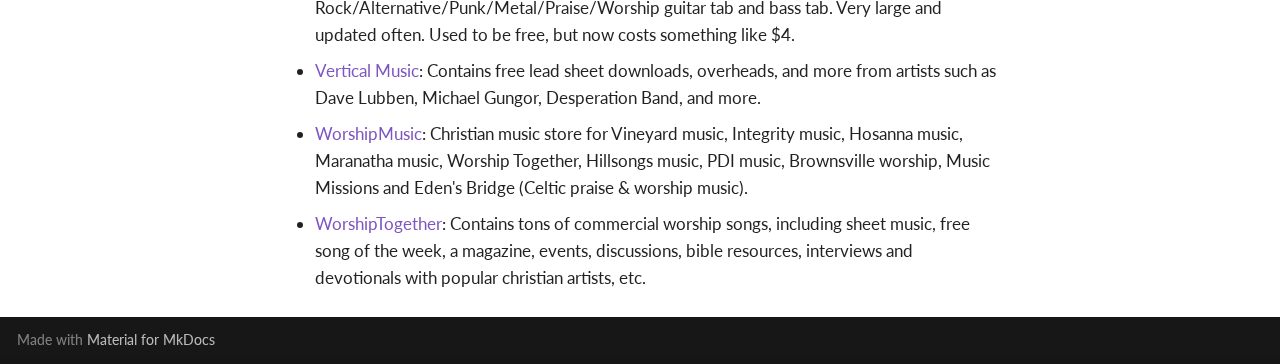
<file: links/index.html>
<!doctype html>
<html lang="en" class="no-js">
  <head>
    
      <meta charset="utf-8">
      <meta name="viewport" content="width=device-width,initial-scale=1">
      
      
      
      
        <link rel="prev" href="../downloads/">
      
      
        <link rel="next" href="../development/api/">
      
      
      <link rel="icon" href="../favicon.ico">
      <meta name="generator" content="mkdocs-1.6.1, mkdocs-material-9.5.48">
    
    
      
        <title>Links - OpenSong</title>
      
    
    
      <link rel="stylesheet" href="../assets/stylesheets/main.6f8fc17f.min.css">
      
        
        <link rel="stylesheet" href="../assets/stylesheets/palette.06af60db.min.css">
      
      


    
    
      
    
    
      
        
        
        <link rel="preconnect" href="https://fonts.gstatic.com" crossorigin>
        <link rel="stylesheet" href="https://fonts.googleapis.com/css?family=Lato:300,300i,400,400i,700,700i%7CRoboto+Mono:400,400i,700,700i&display=fallback">
        <style>:root{--md-text-font:"Lato";--md-code-font:"Roboto Mono"}</style>
      
    
    
      <link rel="stylesheet" href="../public/css/style.css">
    
    <script>__md_scope=new URL("..",location),__md_hash=e=>[...e].reduce(((e,_)=>(e<<5)-e+_.charCodeAt(0)),0),__md_get=(e,_=localStorage,t=__md_scope)=>JSON.parse(_.getItem(t.pathname+"."+e)),__md_set=(e,_,t=localStorage,a=__md_scope)=>{try{t.setItem(a.pathname+"."+e,JSON.stringify(_))}catch(e){}}</script>
    
      

    
    
    
  </head>
  
  
    
    
      
    
    
    
    
    <body dir="ltr" data-md-color-scheme="slate" data-md-color-primary="deep-purple" data-md-color-accent="deep-orange">
  
    
    <input class="md-toggle" data-md-toggle="drawer" type="checkbox" id="__drawer" autocomplete="off">
    <input class="md-toggle" data-md-toggle="search" type="checkbox" id="__search" autocomplete="off">
    <label class="md-overlay" for="__drawer"></label>
    <div data-md-component="skip">
      
        
        <a href="#links" class="md-skip">
          Skip to content
        </a>
      
    </div>
    <div data-md-component="announce">
      
    </div>
    
    
      

  

<header class="md-header md-header--shadow" data-md-component="header">
  <nav class="md-header__inner md-grid" aria-label="Header">
    <a href=".." title="OpenSong" class="md-header__button md-logo" aria-label="OpenSong" data-md-component="logo">
      
  
  <svg xmlns="http://www.w3.org/2000/svg" viewBox="0 0 24 24"><path d="M20 2H8a2 2 0 0 0-2 2v12a2 2 0 0 0 2 2h12a2 2 0 0 0 2-2V4a2 2 0 0 0-2-2m0 14H8V4h12m-7.5 11a2.5 2.5 0 0 0 2.5-2.5V7h3V5h-4v5.5c-.42-.31-.93-.5-1.5-.5a2.5 2.5 0 0 0-2.5 2.5 2.5 2.5 0 0 0 2.5 2.5M4 6H2v14a2 2 0 0 0 2 2h14v-2H4"/></svg>

    </a>
    <label class="md-header__button md-icon" for="__drawer">
      
      <svg xmlns="http://www.w3.org/2000/svg" viewBox="0 0 24 24"><path d="M3 6h18v2H3zm0 5h18v2H3zm0 5h18v2H3z"/></svg>
    </label>
    <div class="md-header__title" data-md-component="header-title">
      <div class="md-header__ellipsis">
        <div class="md-header__topic">
          <span class="md-ellipsis">
            OpenSong
          </span>
        </div>
        <div class="md-header__topic" data-md-component="header-topic">
          <span class="md-ellipsis">
            
              Links
            
          </span>
        </div>
      </div>
    </div>
    
      
        <form class="md-header__option" data-md-component="palette">
  
    
    
    
    <input class="md-option" data-md-color-media="(prefers-color-scheme: dark)" data-md-color-scheme="slate" data-md-color-primary="deep-purple" data-md-color-accent="deep-orange"  aria-label="Switch to system preference"  type="radio" name="__palette" id="__palette_0">
    
      <label class="md-header__button md-icon" title="Switch to system preference" for="__palette_1" hidden>
        <svg xmlns="http://www.w3.org/2000/svg" viewBox="0 0 24 24"><path d="M12 18c-.89 0-1.74-.2-2.5-.55C11.56 16.5 13 14.42 13 12s-1.44-4.5-3.5-5.45C10.26 6.2 11.11 6 12 6a6 6 0 0 1 6 6 6 6 0 0 1-6 6m8-9.31V4h-4.69L12 .69 8.69 4H4v4.69L.69 12 4 15.31V20h4.69L12 23.31 15.31 20H20v-4.69L23.31 12z"/></svg>
      </label>
    
  
    
    
    
    <input class="md-option" data-md-color-media="(prefers-color-scheme)" data-md-color-scheme="default" data-md-color-primary="deep-purple" data-md-color-accent="deep-orange"  aria-label="Switch to light mode"  type="radio" name="__palette" id="__palette_1">
    
      <label class="md-header__button md-icon" title="Switch to light mode" for="__palette_2" hidden>
        <svg xmlns="http://www.w3.org/2000/svg" viewBox="0 0 24 24"><path d="m14.3 16-.7-2h-3.2l-.7 2H7.8L11 7h2l3.2 9zM20 8.69V4h-4.69L12 .69 8.69 4H4v4.69L.69 12 4 15.31V20h4.69L12 23.31 15.31 20H20v-4.69L23.31 12zm-9.15 3.96h2.3L12 9z"/></svg>
      </label>
    
  
    
    
    
    <input class="md-option" data-md-color-media="(prefers-color-scheme: light)" data-md-color-scheme="default" data-md-color-primary="deep-purple" data-md-color-accent="deep-orange"  aria-label="Switch to dark mode"  type="radio" name="__palette" id="__palette_2">
    
      <label class="md-header__button md-icon" title="Switch to dark mode" for="__palette_0" hidden>
        <svg xmlns="http://www.w3.org/2000/svg" viewBox="0 0 24 24"><path d="M12 8a4 4 0 0 0-4 4 4 4 0 0 0 4 4 4 4 0 0 0 4-4 4 4 0 0 0-4-4m0 10a6 6 0 0 1-6-6 6 6 0 0 1 6-6 6 6 0 0 1 6 6 6 6 0 0 1-6 6m8-9.31V4h-4.69L12 .69 8.69 4H4v4.69L.69 12 4 15.31V20h4.69L12 23.31 15.31 20H20v-4.69L23.31 12z"/></svg>
      </label>
    
  
</form>
      
    
    
      <script>var palette=__md_get("__palette");if(palette&&palette.color){if("(prefers-color-scheme)"===palette.color.media){var media=matchMedia("(prefers-color-scheme: light)"),input=document.querySelector(media.matches?"[data-md-color-media='(prefers-color-scheme: light)']":"[data-md-color-media='(prefers-color-scheme: dark)']");palette.color.media=input.getAttribute("data-md-color-media"),palette.color.scheme=input.getAttribute("data-md-color-scheme"),palette.color.primary=input.getAttribute("data-md-color-primary"),palette.color.accent=input.getAttribute("data-md-color-accent")}for(var[key,value]of Object.entries(palette.color))document.body.setAttribute("data-md-color-"+key,value)}</script>
    
    
    
      <label class="md-header__button md-icon" for="__search">
        
        <svg xmlns="http://www.w3.org/2000/svg" viewBox="0 0 24 24"><path d="M9.5 3A6.5 6.5 0 0 1 16 9.5c0 1.61-.59 3.09-1.56 4.23l.27.27h.79l5 5-1.5 1.5-5-5v-.79l-.27-.27A6.52 6.52 0 0 1 9.5 16 6.5 6.5 0 0 1 3 9.5 6.5 6.5 0 0 1 9.5 3m0 2C7 5 5 7 5 9.5S7 14 9.5 14 14 12 14 9.5 12 5 9.5 5"/></svg>
      </label>
      <div class="md-search" data-md-component="search" role="dialog">
  <label class="md-search__overlay" for="__search"></label>
  <div class="md-search__inner" role="search">
    <form class="md-search__form" name="search">
      <input type="text" class="md-search__input" name="query" aria-label="Search" placeholder="Search" autocapitalize="off" autocorrect="off" autocomplete="off" spellcheck="false" data-md-component="search-query" required>
      <label class="md-search__icon md-icon" for="__search">
        
        <svg xmlns="http://www.w3.org/2000/svg" viewBox="0 0 24 24"><path d="M9.5 3A6.5 6.5 0 0 1 16 9.5c0 1.61-.59 3.09-1.56 4.23l.27.27h.79l5 5-1.5 1.5-5-5v-.79l-.27-.27A6.52 6.52 0 0 1 9.5 16 6.5 6.5 0 0 1 3 9.5 6.5 6.5 0 0 1 9.5 3m0 2C7 5 5 7 5 9.5S7 14 9.5 14 14 12 14 9.5 12 5 9.5 5"/></svg>
        
        <svg xmlns="http://www.w3.org/2000/svg" viewBox="0 0 24 24"><path d="M20 11v2H8l5.5 5.5-1.42 1.42L4.16 12l7.92-7.92L13.5 5.5 8 11z"/></svg>
      </label>
      <nav class="md-search__options" aria-label="Search">
        
        <button type="reset" class="md-search__icon md-icon" title="Clear" aria-label="Clear" tabindex="-1">
          
          <svg xmlns="http://www.w3.org/2000/svg" viewBox="0 0 24 24"><path d="M19 6.41 17.59 5 12 10.59 6.41 5 5 6.41 10.59 12 5 17.59 6.41 19 12 13.41 17.59 19 19 17.59 13.41 12z"/></svg>
        </button>
      </nav>
      
    </form>
    <div class="md-search__output">
      <div class="md-search__scrollwrap" tabindex="0" data-md-scrollfix>
        <div class="md-search-result" data-md-component="search-result">
          <div class="md-search-result__meta">
            Initializing search
          </div>
          <ol class="md-search-result__list" role="presentation"></ol>
        </div>
      </div>
    </div>
  </div>
</div>
    
    
      <div class="md-header__source">
        <a href="https://github.com/seansbox/opensong-org" title="Go to repository" class="md-source" data-md-component="source">
  <div class="md-source__icon md-icon">
    
    <svg xmlns="http://www.w3.org/2000/svg" viewBox="0 0 448 512"><!--! Font Awesome Free 6.7.1 by @fontawesome - https://fontawesome.com License - https://fontawesome.com/license/free (Icons: CC BY 4.0, Fonts: SIL OFL 1.1, Code: MIT License) Copyright 2024 Fonticons, Inc.--><path d="M439.55 236.05 244 40.45a28.87 28.87 0 0 0-40.81 0l-40.66 40.63 51.52 51.52c27.06-9.14 52.68 16.77 43.39 43.68l49.66 49.66c34.23-11.8 61.18 31 35.47 56.69-26.49 26.49-70.21-2.87-56-37.34L240.22 199v121.85c25.3 12.54 22.26 41.85 9.08 55a34.34 34.34 0 0 1-48.55 0c-17.57-17.6-11.07-46.91 11.25-56v-123c-20.8-8.51-24.6-30.74-18.64-45L142.57 101 8.45 235.14a28.86 28.86 0 0 0 0 40.81l195.61 195.6a28.86 28.86 0 0 0 40.8 0l194.69-194.69a28.86 28.86 0 0 0 0-40.81"/></svg>
  </div>
  <div class="md-source__repository">
    GitHub
  </div>
</a>
      </div>
    
  </nav>
  
</header>
    
    <div class="md-container" data-md-component="container">
      
      
        
          
        
      
      <main class="md-main" data-md-component="main">
        <div class="md-main__inner md-grid">
          
            
              
              <div class="md-sidebar md-sidebar--primary" data-md-component="sidebar" data-md-type="navigation" >
                <div class="md-sidebar__scrollwrap">
                  <div class="md-sidebar__inner">
                    



<nav class="md-nav md-nav--primary" aria-label="Navigation" data-md-level="0">
  <label class="md-nav__title" for="__drawer">
    <a href=".." title="OpenSong" class="md-nav__button md-logo" aria-label="OpenSong" data-md-component="logo">
      
  
  <svg xmlns="http://www.w3.org/2000/svg" viewBox="0 0 24 24"><path d="M20 2H8a2 2 0 0 0-2 2v12a2 2 0 0 0 2 2h12a2 2 0 0 0 2-2V4a2 2 0 0 0-2-2m0 14H8V4h12m-7.5 11a2.5 2.5 0 0 0 2.5-2.5V7h3V5h-4v5.5c-.42-.31-.93-.5-1.5-.5a2.5 2.5 0 0 0-2.5 2.5 2.5 2.5 0 0 0 2.5 2.5M4 6H2v14a2 2 0 0 0 2 2h14v-2H4"/></svg>

    </a>
    OpenSong
  </label>
  
    <div class="md-nav__source">
      <a href="https://github.com/seansbox/opensong-org" title="Go to repository" class="md-source" data-md-component="source">
  <div class="md-source__icon md-icon">
    
    <svg xmlns="http://www.w3.org/2000/svg" viewBox="0 0 448 512"><!--! Font Awesome Free 6.7.1 by @fontawesome - https://fontawesome.com License - https://fontawesome.com/license/free (Icons: CC BY 4.0, Fonts: SIL OFL 1.1, Code: MIT License) Copyright 2024 Fonticons, Inc.--><path d="M439.55 236.05 244 40.45a28.87 28.87 0 0 0-40.81 0l-40.66 40.63 51.52 51.52c27.06-9.14 52.68 16.77 43.39 43.68l49.66 49.66c34.23-11.8 61.18 31 35.47 56.69-26.49 26.49-70.21-2.87-56-37.34L240.22 199v121.85c25.3 12.54 22.26 41.85 9.08 55a34.34 34.34 0 0 1-48.55 0c-17.57-17.6-11.07-46.91 11.25-56v-123c-20.8-8.51-24.6-30.74-18.64-45L142.57 101 8.45 235.14a28.86 28.86 0 0 0 0 40.81l195.61 195.6a28.86 28.86 0 0 0 40.8 0l194.69-194.69a28.86 28.86 0 0 0 0-40.81"/></svg>
  </div>
  <div class="md-source__repository">
    GitHub
  </div>
</a>
    </div>
  
  <ul class="md-nav__list" data-md-scrollfix>
    
      
      
  
  
  
  
    <li class="md-nav__item">
      <a href=".." class="md-nav__link">
        
  
  <span class="md-ellipsis">
    Home
  </span>
  

      </a>
    </li>
  

    
      
      
  
  
  
  
    <li class="md-nav__item">
      <a href="../downloads/" class="md-nav__link">
        
  
  <span class="md-ellipsis">
    Downloads
  </span>
  

      </a>
    </li>
  

    
      
      
  
  
    
  
  
  
    <li class="md-nav__item md-nav__item--active">
      
      <input class="md-nav__toggle md-toggle" type="checkbox" id="__toc">
      
      
        
      
      
        <label class="md-nav__link md-nav__link--active" for="__toc">
          
  
  <span class="md-ellipsis">
    Links
  </span>
  

          <span class="md-nav__icon md-icon"></span>
        </label>
      
      <a href="./" class="md-nav__link md-nav__link--active">
        
  
  <span class="md-ellipsis">
    Links
  </span>
  

      </a>
      
        

<nav class="md-nav md-nav--secondary" aria-label="Table of contents">
  
  
  
    
  
  
    <label class="md-nav__title" for="__toc">
      <span class="md-nav__icon md-icon"></span>
      Table of contents
    </label>
    <ul class="md-nav__list" data-md-component="toc" data-md-scrollfix>
      
        <li class="md-nav__item">
  <a href="#opensong" class="md-nav__link">
    <span class="md-ellipsis">
      OpenSong
    </span>
  </a>
  
</li>
      
        <li class="md-nav__item">
  <a href="#software" class="md-nav__link">
    <span class="md-ellipsis">
      Software
    </span>
  </a>
  
    <nav class="md-nav" aria-label="Software">
      <ul class="md-nav__list">
        
          <li class="md-nav__item">
  <a href="#free" class="md-nav__link">
    <span class="md-ellipsis">
      Free
    </span>
  </a>
  
</li>
        
          <li class="md-nav__item">
  <a href="#commercial" class="md-nav__link">
    <span class="md-ellipsis">
      Commercial
    </span>
  </a>
  
</li>
        
      </ul>
    </nav>
  
</li>
      
        <li class="md-nav__item">
  <a href="#resources" class="md-nav__link">
    <span class="md-ellipsis">
      Resources
    </span>
  </a>
  
    <nav class="md-nav" aria-label="Resources">
      <ul class="md-nav__list">
        
          <li class="md-nav__item">
  <a href="#free_1" class="md-nav__link">
    <span class="md-ellipsis">
      Free
    </span>
  </a>
  
</li>
        
          <li class="md-nav__item">
  <a href="#commercial_1" class="md-nav__link">
    <span class="md-ellipsis">
      Commercial
    </span>
  </a>
  
</li>
        
      </ul>
    </nav>
  
</li>
      
    </ul>
  
</nav>
      
    </li>
  

    
      
      
  
  
  
  
    
    
    
      
        
        
      
    
    
    <li class="md-nav__item md-nav__item--section md-nav__item--nested">
      
        
        
        <input class="md-nav__toggle md-toggle " type="checkbox" id="__nav_4" >
        
          
          <label class="md-nav__link" for="__nav_4" id="__nav_4_label" tabindex="">
            
  
  <span class="md-ellipsis">
    Development
  </span>
  

            <span class="md-nav__icon md-icon"></span>
          </label>
        
        <nav class="md-nav" data-md-level="1" aria-labelledby="__nav_4_label" aria-expanded="false">
          <label class="md-nav__title" for="__nav_4">
            <span class="md-nav__icon md-icon"></span>
            Development
          </label>
          <ul class="md-nav__list" data-md-scrollfix>
            
              
                
  
  
  
  
    <li class="md-nav__item">
      <a href="../development/api/" class="md-nav__link">
        
  
  <span class="md-ellipsis">
    OpenSong API
  </span>
  

      </a>
    </li>
  

              
            
              
                
  
  
  
  
    <li class="md-nav__item">
      <a href="../development/building-an-installer/" class="md-nav__link">
        
  
  <span class="md-ellipsis">
    Building an Installer
  </span>
  

      </a>
    </li>
  

              
            
              
                
  
  
  
  
    <li class="md-nav__item">
      <a href="../development/file-formats/" class="md-nav__link">
        
  
  <span class="md-ellipsis">
    File Formats
  </span>
  

      </a>
    </li>
  

              
            
          </ul>
        </nav>
      
    </li>
  

    
      
      
  
  
  
  
    
    
    
      
        
        
      
    
    
    <li class="md-nav__item md-nav__item--section md-nav__item--nested">
      
        
        
        <input class="md-nav__toggle md-toggle " type="checkbox" id="__nav_5" >
        
          
          <label class="md-nav__link" for="__nav_5" id="__nav_5_label" tabindex="">
            
  
  <span class="md-ellipsis">
    Documentation
  </span>
  

            <span class="md-nav__icon md-icon"></span>
          </label>
        
        <nav class="md-nav" data-md-level="1" aria-labelledby="__nav_5_label" aria-expanded="false">
          <label class="md-nav__title" for="__nav_5">
            <span class="md-nav__icon md-icon"></span>
            Documentation
          </label>
          <ul class="md-nav__list" data-md-scrollfix>
            
              
                
  
  
  
  
    <li class="md-nav__item">
      <a href="../documentation/exporting/" class="md-nav__link">
        
  
  <span class="md-ellipsis">
    Exporting
  </span>
  

      </a>
    </li>
  

              
            
              
                
  
  
  
  
    <li class="md-nav__item">
      <a href="../documentation/getting-started/" class="md-nav__link">
        
  
  <span class="md-ellipsis">
    Getting Started
  </span>
  

      </a>
    </li>
  

              
            
              
                
  
  
  
  
    <li class="md-nav__item">
      <a href="../documentation/importing/" class="md-nav__link">
        
  
  <span class="md-ellipsis">
    Importing
  </span>
  

      </a>
    </li>
  

              
            
              
                
  
  
  
  
    <li class="md-nav__item">
      <a href="../documentation/installation/" class="md-nav__link">
        
  
  <span class="md-ellipsis">
    Installation
  </span>
  

      </a>
    </li>
  

              
            
              
                
  
  
  
  
    <li class="md-nav__item">
      <a href="../documentation/opensong-on-linux/" class="md-nav__link">
        
  
  <span class="md-ellipsis">
    OpenSong on Linux
  </span>
  

      </a>
    </li>
  

              
            
              
                
  
  
  
  
    <li class="md-nav__item">
      <a href="../documentation/opensong-on-mac/" class="md-nav__link">
        
  
  <span class="md-ellipsis">
    OpenSong on macOS
  </span>
  

      </a>
    </li>
  

              
            
          </ul>
        </nav>
      
    </li>
  

    
  </ul>
</nav>
                  </div>
                </div>
              </div>
            
            
              
              <div class="md-sidebar md-sidebar--secondary" data-md-component="sidebar" data-md-type="toc" >
                <div class="md-sidebar__scrollwrap">
                  <div class="md-sidebar__inner">
                    

<nav class="md-nav md-nav--secondary" aria-label="Table of contents">
  
  
  
    
  
  
    <label class="md-nav__title" for="__toc">
      <span class="md-nav__icon md-icon"></span>
      Table of contents
    </label>
    <ul class="md-nav__list" data-md-component="toc" data-md-scrollfix>
      
        <li class="md-nav__item">
  <a href="#opensong" class="md-nav__link">
    <span class="md-ellipsis">
      OpenSong
    </span>
  </a>
  
</li>
      
        <li class="md-nav__item">
  <a href="#software" class="md-nav__link">
    <span class="md-ellipsis">
      Software
    </span>
  </a>
  
    <nav class="md-nav" aria-label="Software">
      <ul class="md-nav__list">
        
          <li class="md-nav__item">
  <a href="#free" class="md-nav__link">
    <span class="md-ellipsis">
      Free
    </span>
  </a>
  
</li>
        
          <li class="md-nav__item">
  <a href="#commercial" class="md-nav__link">
    <span class="md-ellipsis">
      Commercial
    </span>
  </a>
  
</li>
        
      </ul>
    </nav>
  
</li>
      
        <li class="md-nav__item">
  <a href="#resources" class="md-nav__link">
    <span class="md-ellipsis">
      Resources
    </span>
  </a>
  
    <nav class="md-nav" aria-label="Resources">
      <ul class="md-nav__list">
        
          <li class="md-nav__item">
  <a href="#free_1" class="md-nav__link">
    <span class="md-ellipsis">
      Free
    </span>
  </a>
  
</li>
        
          <li class="md-nav__item">
  <a href="#commercial_1" class="md-nav__link">
    <span class="md-ellipsis">
      Commercial
    </span>
  </a>
  
</li>
        
      </ul>
    </nav>
  
</li>
      
    </ul>
  
</nav>
                  </div>
                </div>
              </div>
            
          
          
            <div class="md-content" data-md-component="content">
              <article class="md-content__inner md-typeset">
                
                  

  
  


<h1 id="links">Links</h1>
<h2 id="opensong">OpenSong</h2>
<ul>
<li><a href="http://newittan.hollosite.com/">Andrew's OpenSong Utilities</a>: Andrew and friends have put together a couple of utilities to aid in importing songs into OpenSong from Microsoft Word and OpenOffice.</li>
<li><a href="http://www.sourceforge.net/projects/opensong/">SourceForge Project Page</a>: SourceForge.net is the world's largest Open Source software development website, with the largest repository of Open Source code and applications available on the Internet. SourceForge.net provides free services to Open Source developers. Subversion (SVN) access to source code: <a href="https://sourceforge.net/svn/?group_id=108754">https://sourceforge.net/svn/?group_id=108754</a>. You'll need SourceForge account.</li>
<li><a href="http://www.opensong.cz/">Czech OpenSong</a>: Czech/Slovak songs, settings, backgrounds, translation, Bibles, and more!</li>
<li><a href="http://opensong.fr/">French OpenSong community and support</a>: french songs, backgrounds, translation, Bibles, and support.</li>
<li><a href="https://github.com/search?utf8=%E2%9C%93&amp;q=opensong">Github code repository</a>: Has song files and various utilities stored by OpenSong users.</li>
<li><a href="http://ricepudd.googlepages.com/opensong">Jonathan's OpenSong Utilities</a>: A couple of utilities for importing Songs of Fellowship songs and downloading Bibles into OpenSong format.</li>
<li><a href="http://groups.google.com/group/opensong?hl=nl">Dutch OpenSong community</a>: Dutch forum with program, translation, support etc.</li>
<li><a href="http://erbullo.altervista.org/OpenSong">OpenSong ITALIANO</a>: Italian plugins for OpenSong.</li>
<li><a href="http://embed.mibbit.com/?server=irc.freenode.net&amp;channel=%23opensong">OpenSong IRC channel</a>: IRC Chat room for OpenSong.</li>
<li><a href="https://lists.sourceforge.net/lists/listinfo/opensong-translate">OpenSong-Translate</a>: Mailing list for OpenSong translators.</li>
<li><a href="http://bjbklenovec.sk/spevniky">Slovak Songs packs and Bibles for Opensong</a>: Local Baptist Church Web Site's Subpage engaged in the management of Slovak songs and Bibles for OpenSong.</li>
</ul>
<h2 id="software">Software</h2>
<h3 id="free">Free</h3>
<ul>
<li><a href="http://qsong.sf.net/">qSong</a>: Lyrics database program with multimedia features for worship musicians. Exports to ChordPro, PDF, HTML and TxT. Avaliable for Windows and Linux.</li>
<li><a href="http://www.contactshare.com/vps/">Free Worship Software</a>: Free Worship is software for displaying lyrics on church video projection systems. It performs a similar function to well known presentation programs such as Microsoft's Powerpoint, but has been specifically written to make lyric projection easier.</li>
<li><a href="http://www.fortenotation.com/en/products/writing-scores/forte-free/">Forte 6 Free</a>: With FORTE FREE, you can learn how to notate music quickly and easily without any investment. Just like the name says, FORTE FREE is absolutely, 100% free to learn, experiment with, and acquaint yourself ---and you'll learn it quicker than you can say "with gusto!"</li>
<li><a href="http://www.powerworship.com/">PowerWorship</a>: Add-in Program For Powerpoint. Allows User To Maintain A Library Of Worship Songs And To Quickly Build Worship Slide Shows. Easy to use and Saves time. Great for the Church's Praise and Worship.</li>
<li><a href="http://www.praisebase.com/">PraiseBase</a>: Store your chord charts, lyrics, midi and MP3. Create "sets" of songs as you plan your worship services. Track your contact information for team members.</li>
<li><a href="http://tenbyten.com/software/songsgen/">Songsheet Generator</a>: Songsheet Generator is an application which prints songsheets and songbooks for home, small group, or large group overhead use. The program now runs on Microsoft Windows (native .exe), and Mac OS X (Java-based native .app).</li>
</ul>
<h3 id="commercial">Commercial</h3>
<ul>
<li><a href="http://www.easyworship.com/">EasyWorship</a>: EasyWorship is worship software designed specifically for churches to project worship songs, videos, scriptures, and PowerPoint presentations during worship service. Overlay text on video. EasyWorship was rated #1 worship software for displaying songs.</li>
<li><a href="http://www.fortenotation.com/en/products/writing-scores/forte-premium/">FORTE 6 Premium</a>: Accessible, affordable, and all-inclusive --- that's Forte 6 PREMIUM, the triple-A music software notation product available on the market today. Forte 6 PREMIUM gives professional musicians, composers, and arrangers everything you need to craft your scores, and it gives aspiring songwriters everything you want to get to that next level.</li>
<li><a href="http://www.fortenotation.com/en/products/sheet-music-scanning/sharpeye-music-reader/">SharpEye Music Reader</a>: Forte SHARPEYE Music Reader is one of the most efficient music-scanning programs on today's market. All of Forte's products are designed for musicians, songwriters, and arrangers to create music easily and quickly, and the SHARPEYE Music Reader is no exception.</li>
<li><a href="http://www.mediashout.com/">MediaShout</a>: MediaShout is one of the simplest, most powerful [not to mention most expensive] media for ministry presentation tool available. Use in church, at youth group, at big events. Present your message with song lyrics, Bible verses, flash animations, video, and more!</li>
<li><a href="http://www.gospelsoftware.com/songbook/">Gospel Software</a>: Gospel Software offers web-based song management. Generate chord charts and song sheets, transpose and arrange songs, create and email song lists, and collaborate with your worship team, all online! Supports importing OpenSong song files.</li>
<li><a href="http://www.renewedvision.com/">ProPresenter</a>: ProPresenter is a cross-platform lyric and media presentation package built from the ground up to help make powerful worship productions easy. Taking full advantage of the latest technologies, ProPresenter allows an operator to control a presentation on one screen, while dynamically affecting the visuals and lyrics experienced by an audience on one or more screens.</li>
</ul>
<h2 id="resources">Resources</h2>
<h3 id="free_1">Free</h3>
<ul>
<li><a href="http://www.christianguitar.org/">Christian Guitar Resources</a>: You'll find guitar chords for thousands of songs here, updated almost every day. If you know the song you're looking for, you can browse through the archives. If you're not sure of the title (or artist), each section has it's own search engine to help.</li>
<li><a href="http://www.freepraiseandworship.com/">Free Praise and Worship</a>: Praise and Worship, chords, lyrics, mp3, realaudio, and sheet music. Over 700 songs from independent christian songwriters. A great resource for worship leaders.</li>
<li><a href="http://www.freestockphotos.com/">Free Stock Photos</a>: Home of free stock photos available for download and use. Photos are free for use as long as credit is given and they are not resold as stock photos. Please read all of the conditions for use.</li>
<li><a href="http://www.olga.net/">OLGA - Online Guitar Archive</a>: OLGA is a library of files that show you how to play songs on guitar. The files come from other internet guitar enthusiasts like yourself, who took the time to write down chords or tablature and send them to the archive or to the newsgroups rec.music</li>
<li><a href="http://www.sharesong.org/">ShareSong</a>: Download Christian sheet music, MP3s, chord charts, MIDI, and lyrics for free.</li>
</ul>
<h3 id="commercial_1">Commercial</h3>
<ul>
<li><a href="http://www.athand.org/">At Hand Worship Visuals Disc</a>: At Hand Creations provide a software/media disc that eases the task of selecting and exporting appropriate visuals for Christian worship. The disc includes dedicated support for use with OpenSong.</li>
<li><a href="http://www.ccli.com/">Christian Copyright Licensing International</a>: The Church Copyright License (available in many countries around the world) enables churches to easily, affordably and legally copy music for congregational use, to comply with copyright laws.</li>
<li><a href="http://www.1christian.net/guitar/">Rockin' With The Cross</a>: An archive of Christian Rock/Alternative/Punk/Metal/Praise/Worship guitar tab and bass tab. Very large and updated often. Used to be free, but now costs something like $4.</li>
<li><a href="http://www.verticalmusic.com/">Vertical Music</a>: Contains free lead sheet downloads, overheads, and more from artists such as Dave Lubben, Michael Gungor, Desperation Band, and more.</li>
<li><a href="http://www.worshipmusic.com/">WorshipMusic</a>: Christian music store for Vineyard music, Integrity music, Hosanna music, Maranatha music, Worship Together, Hillsongs music, PDI music, Brownsville worship, Music Missions and Eden's Bridge (Celtic praise &amp; worship music).</li>
<li><a href="http://www.worshiptogether.com/">WorshipTogether</a>: Contains tons of commercial worship songs, including sheet music, free song of the week, a magazine, events, discussions, bible resources, interviews and devotionals with popular christian artists, etc.</li>
</ul>












                
              </article>
            </div>
          
          
<script>var target=document.getElementById(location.hash.slice(1));target&&target.name&&(target.checked=target.name.startsWith("__tabbed_"))</script>
        </div>
        
      </main>
      
        <footer class="md-footer">
  
  <div class="md-footer-meta md-typeset">
    <div class="md-footer-meta__inner md-grid">
      <div class="md-copyright">
  
  
    Made with
    <a href="https://squidfunk.github.io/mkdocs-material/" target="_blank" rel="noopener">
      Material for MkDocs
    </a>
  
</div>
      
    </div>
  </div>
</footer>
      
    </div>
    <div class="md-dialog" data-md-component="dialog">
      <div class="md-dialog__inner md-typeset"></div>
    </div>
    
    
    <script id="__config" type="application/json">{"base": "..", "features": ["navigation.sections"], "search": "../assets/javascripts/workers/search.6ce7567c.min.js", "translations": {"clipboard.copied": "Copied to clipboard", "clipboard.copy": "Copy to clipboard", "search.result.more.one": "1 more on this page", "search.result.more.other": "# more on this page", "search.result.none": "No matching documents", "search.result.one": "1 matching document", "search.result.other": "# matching documents", "search.result.placeholder": "Type to start searching", "search.result.term.missing": "Missing", "select.version": "Select version"}}</script>
    
    
      <script src="../assets/javascripts/bundle.83f73b43.min.js"></script>
      
    
  </body>
</html>
</file>
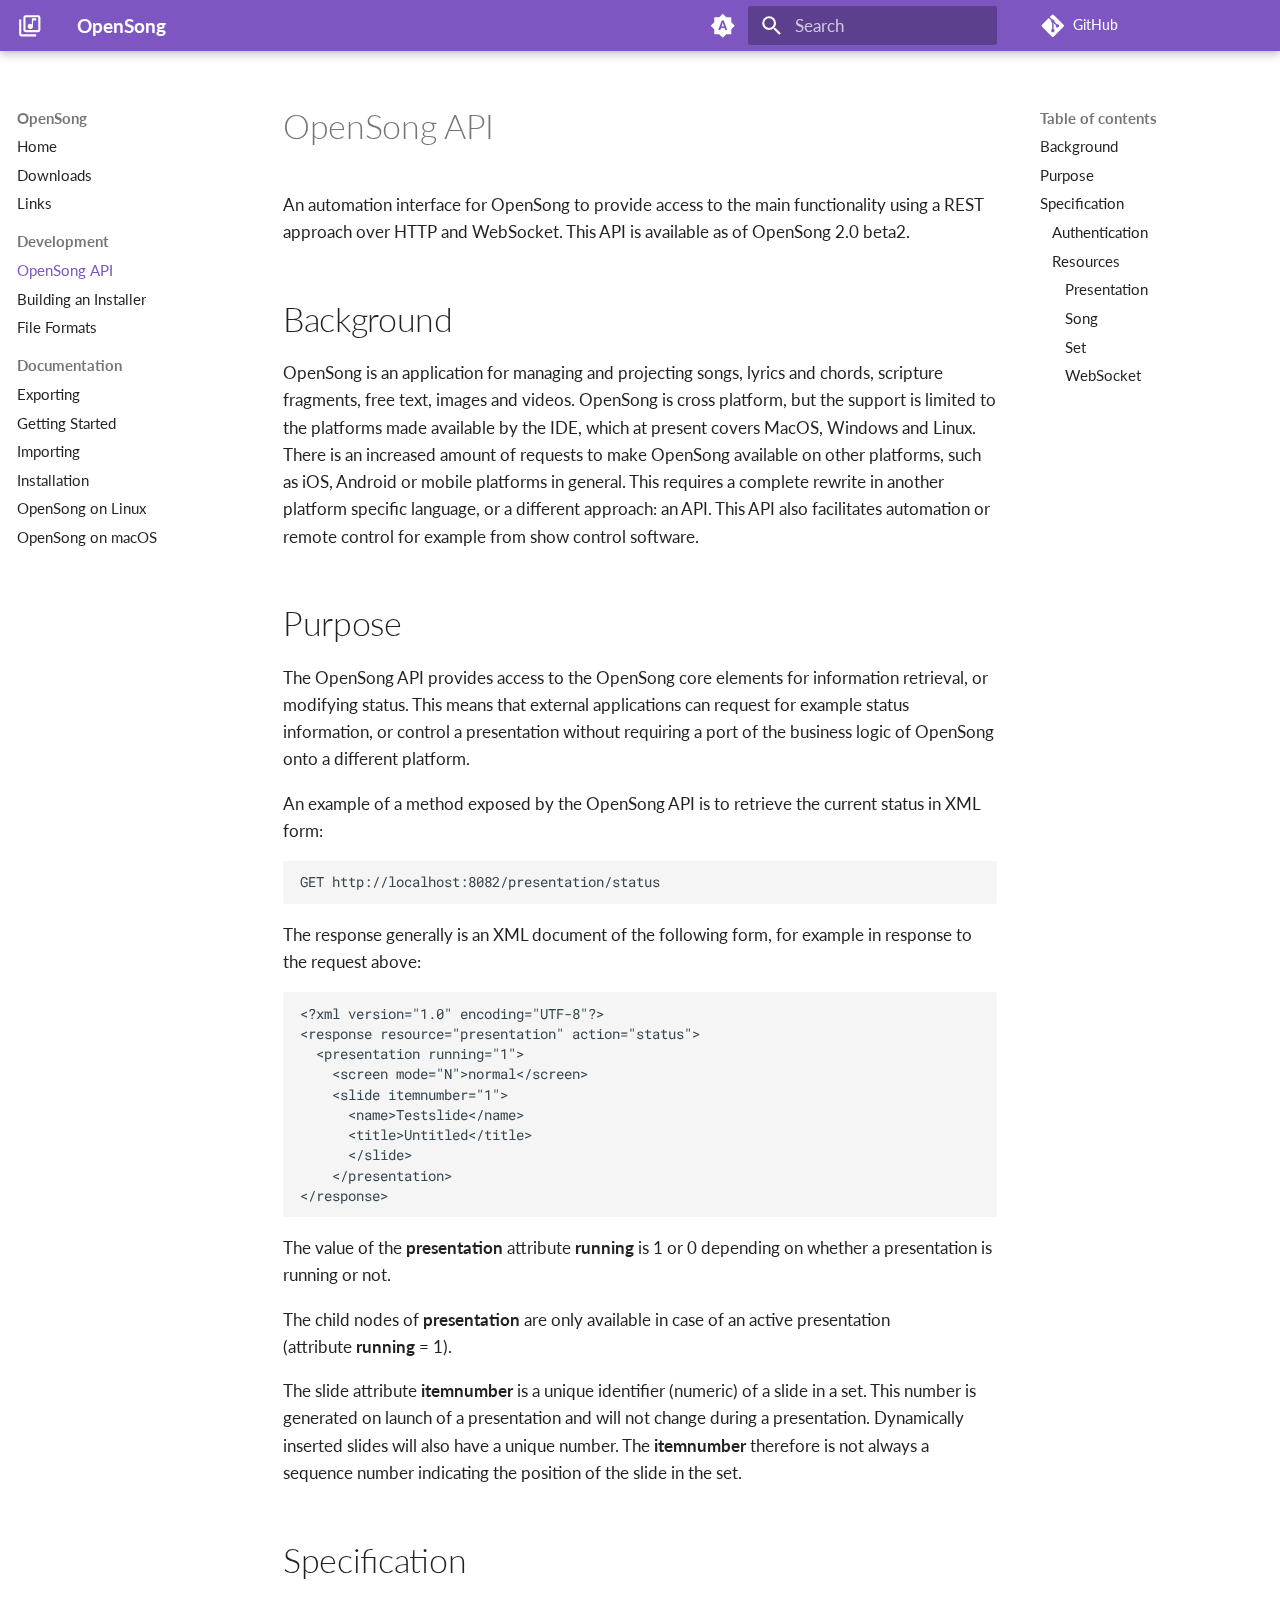
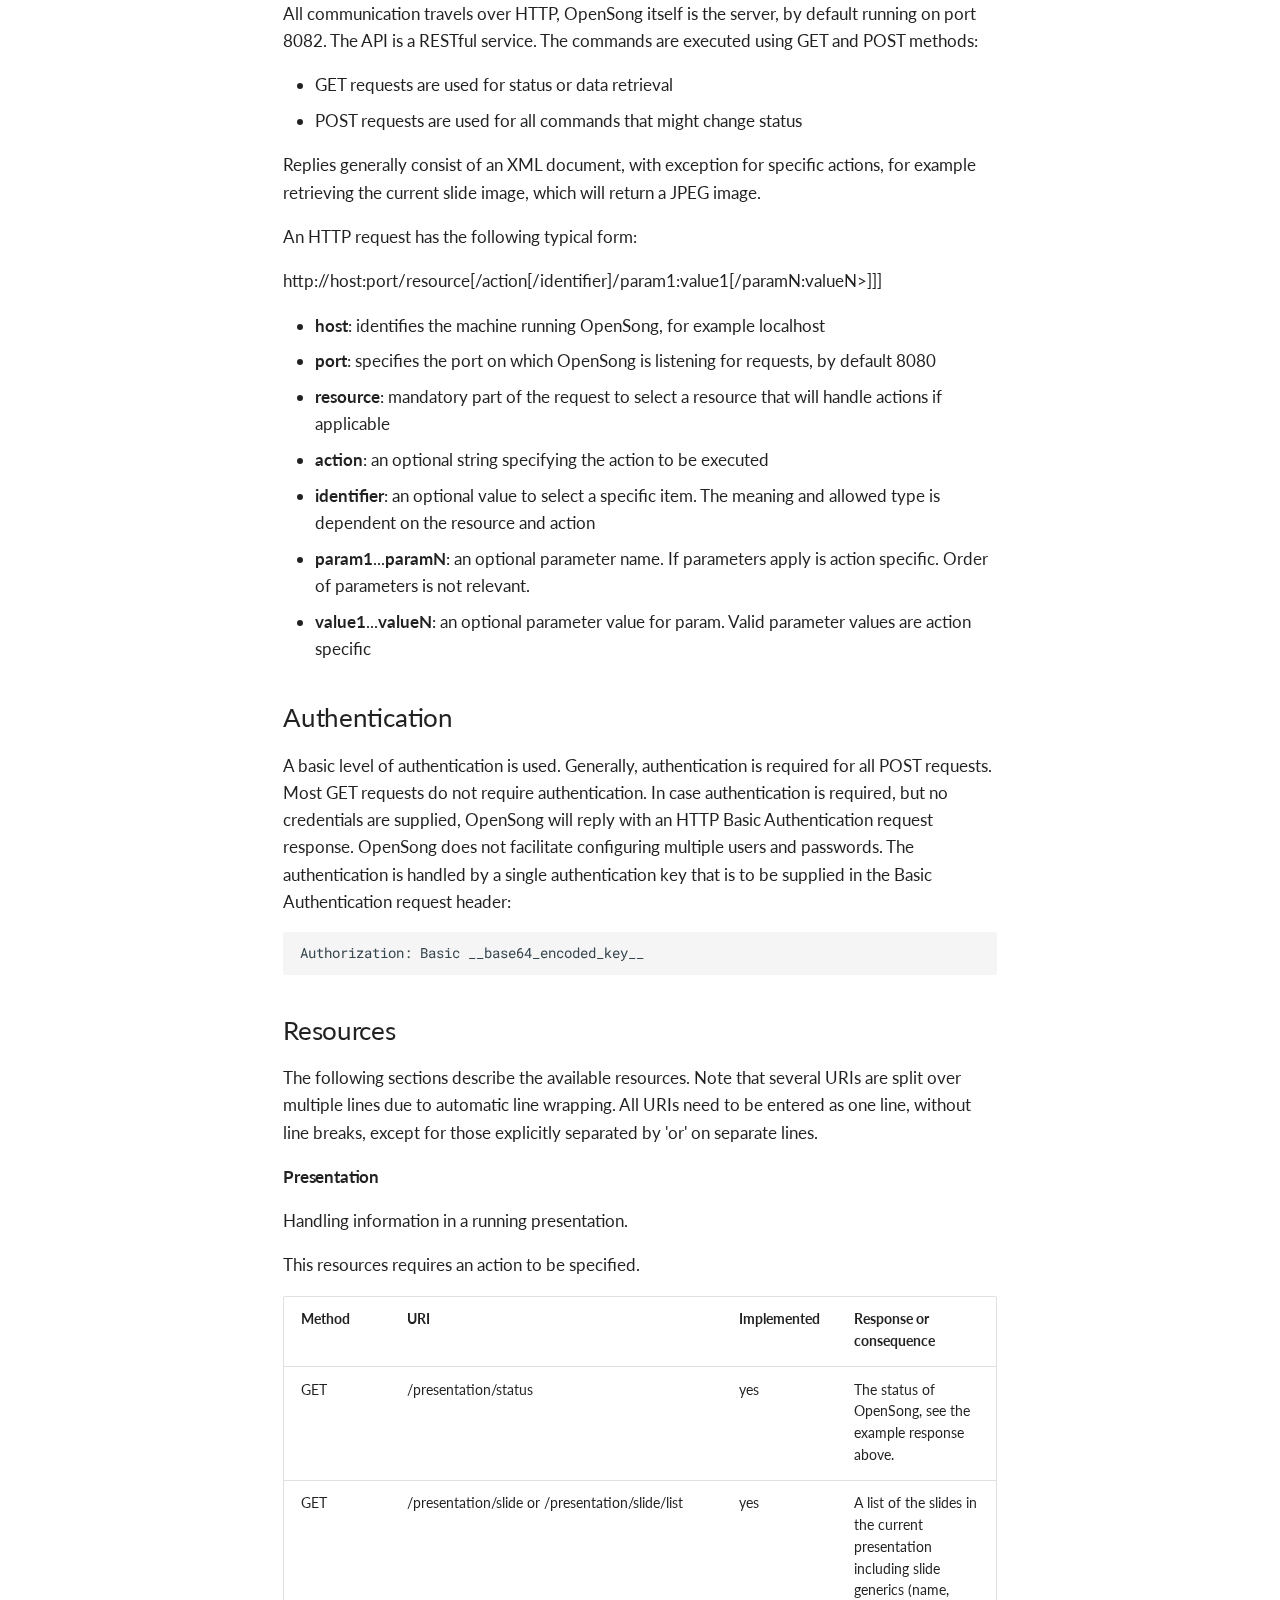
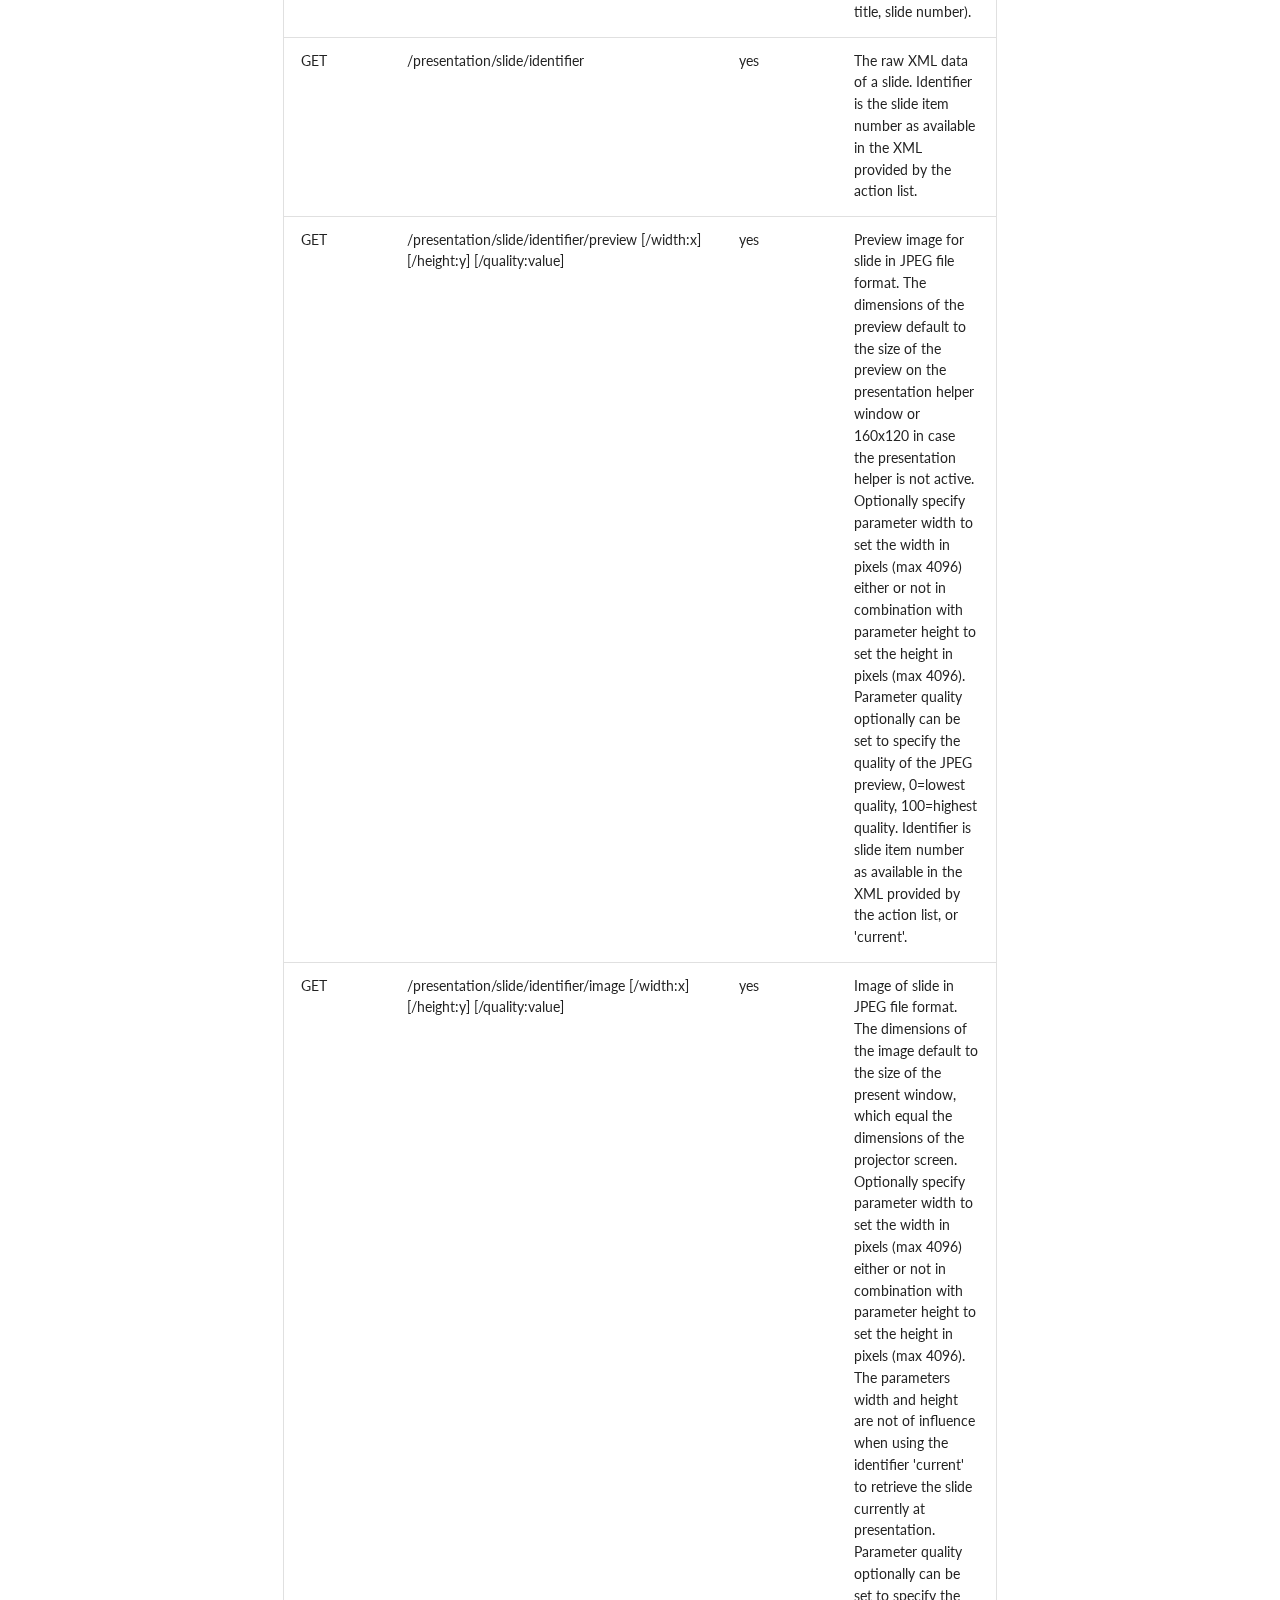
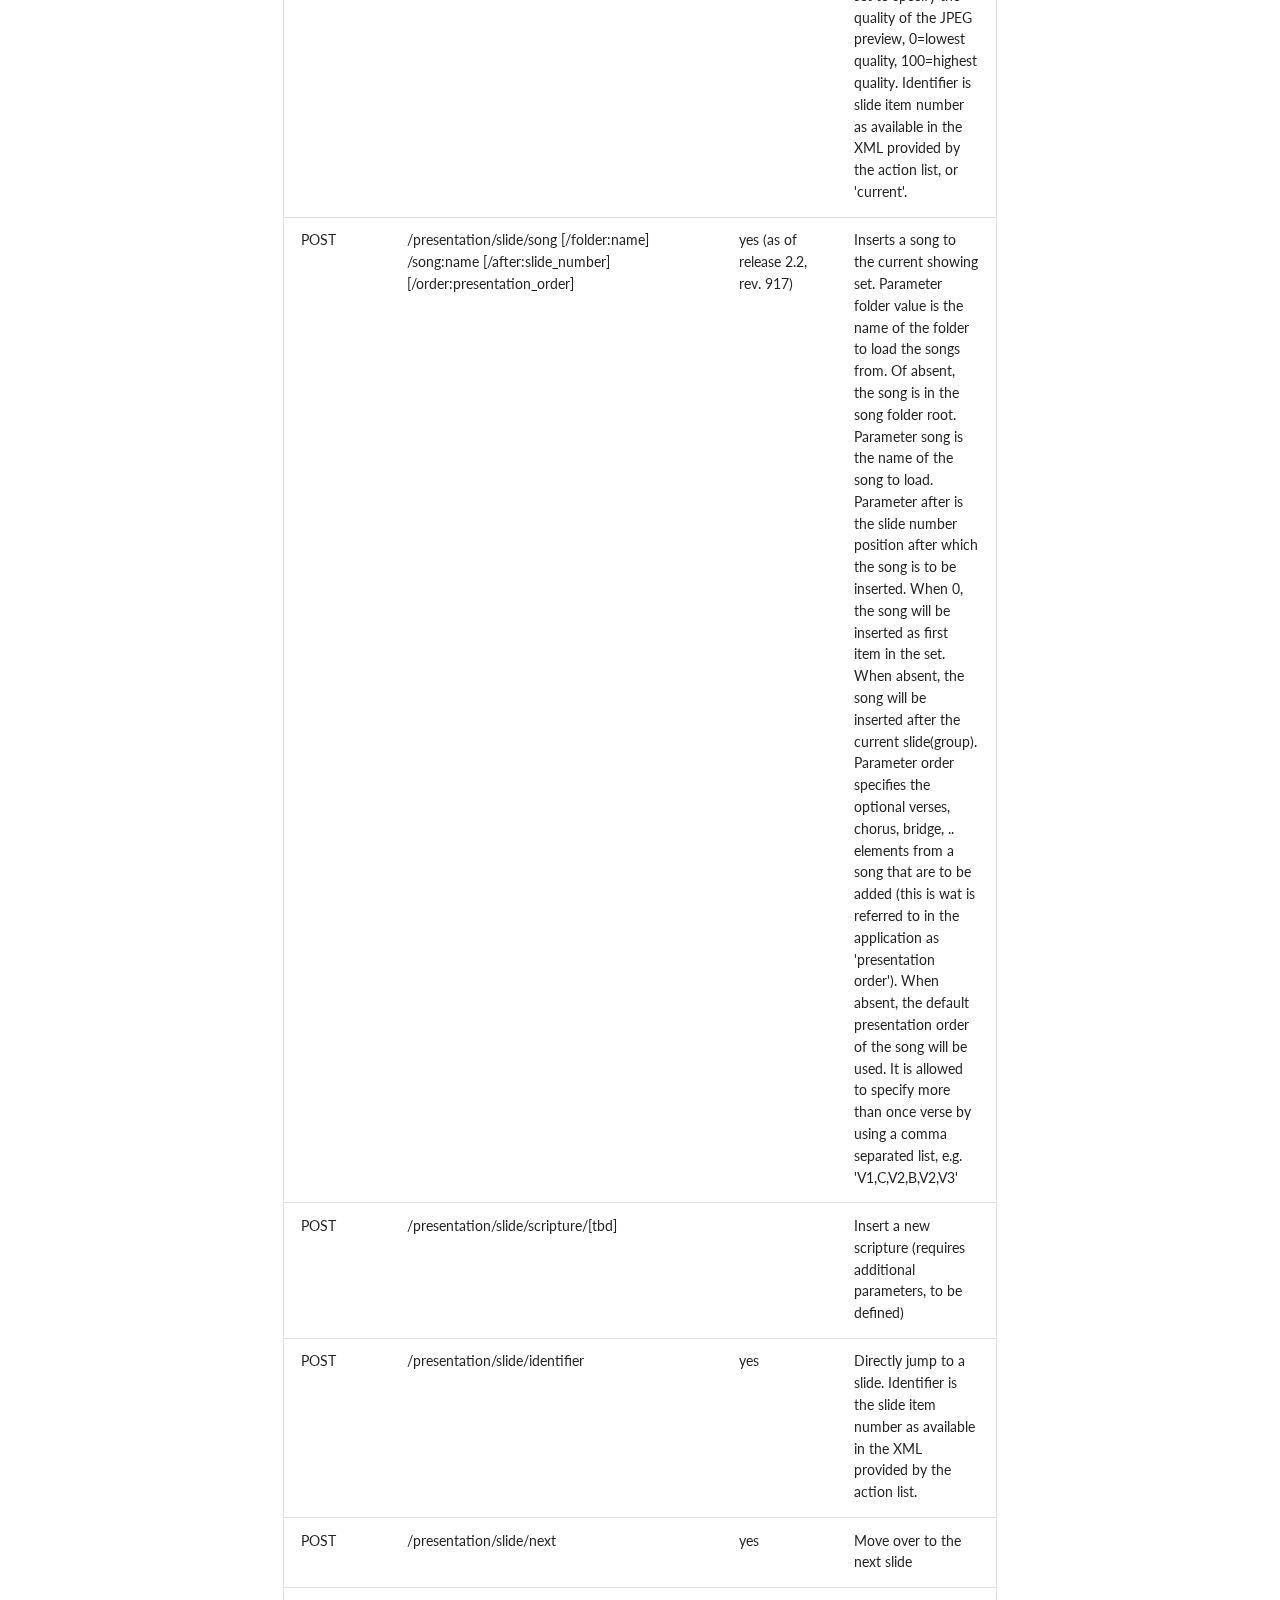
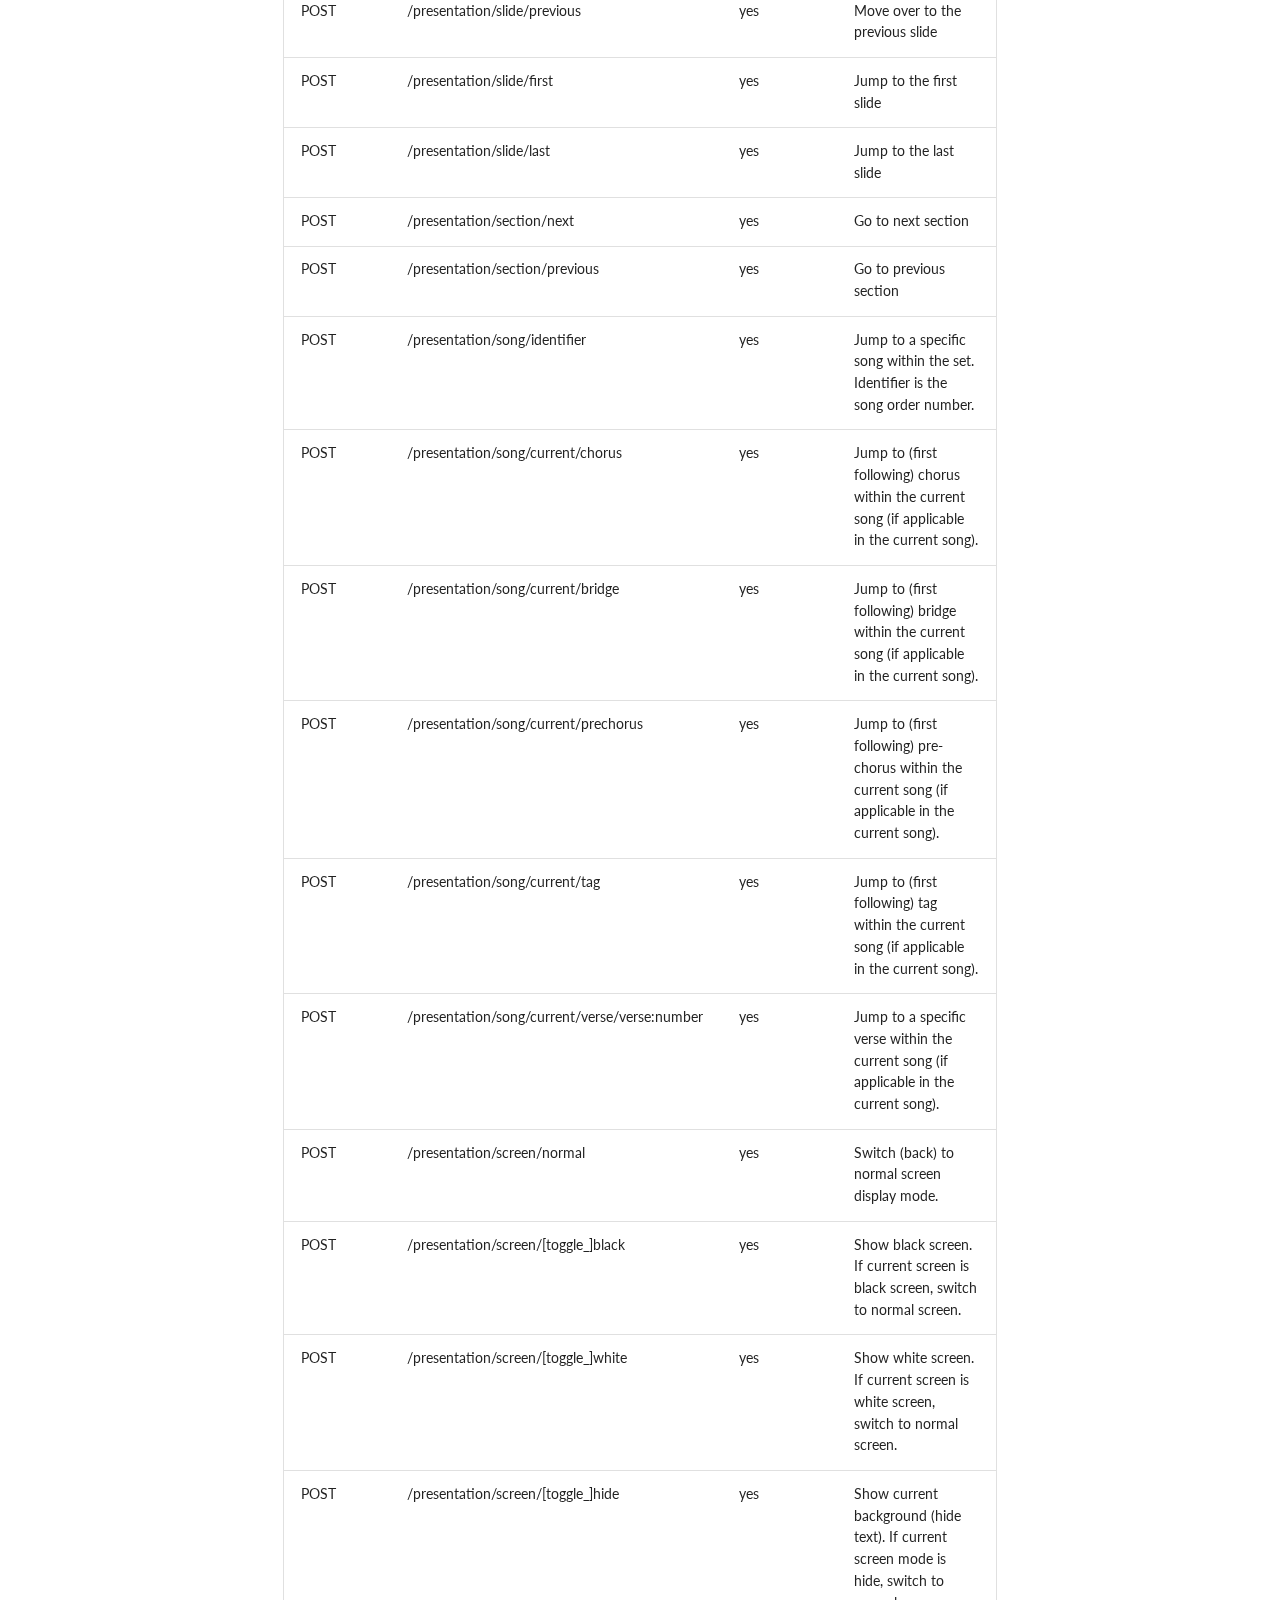
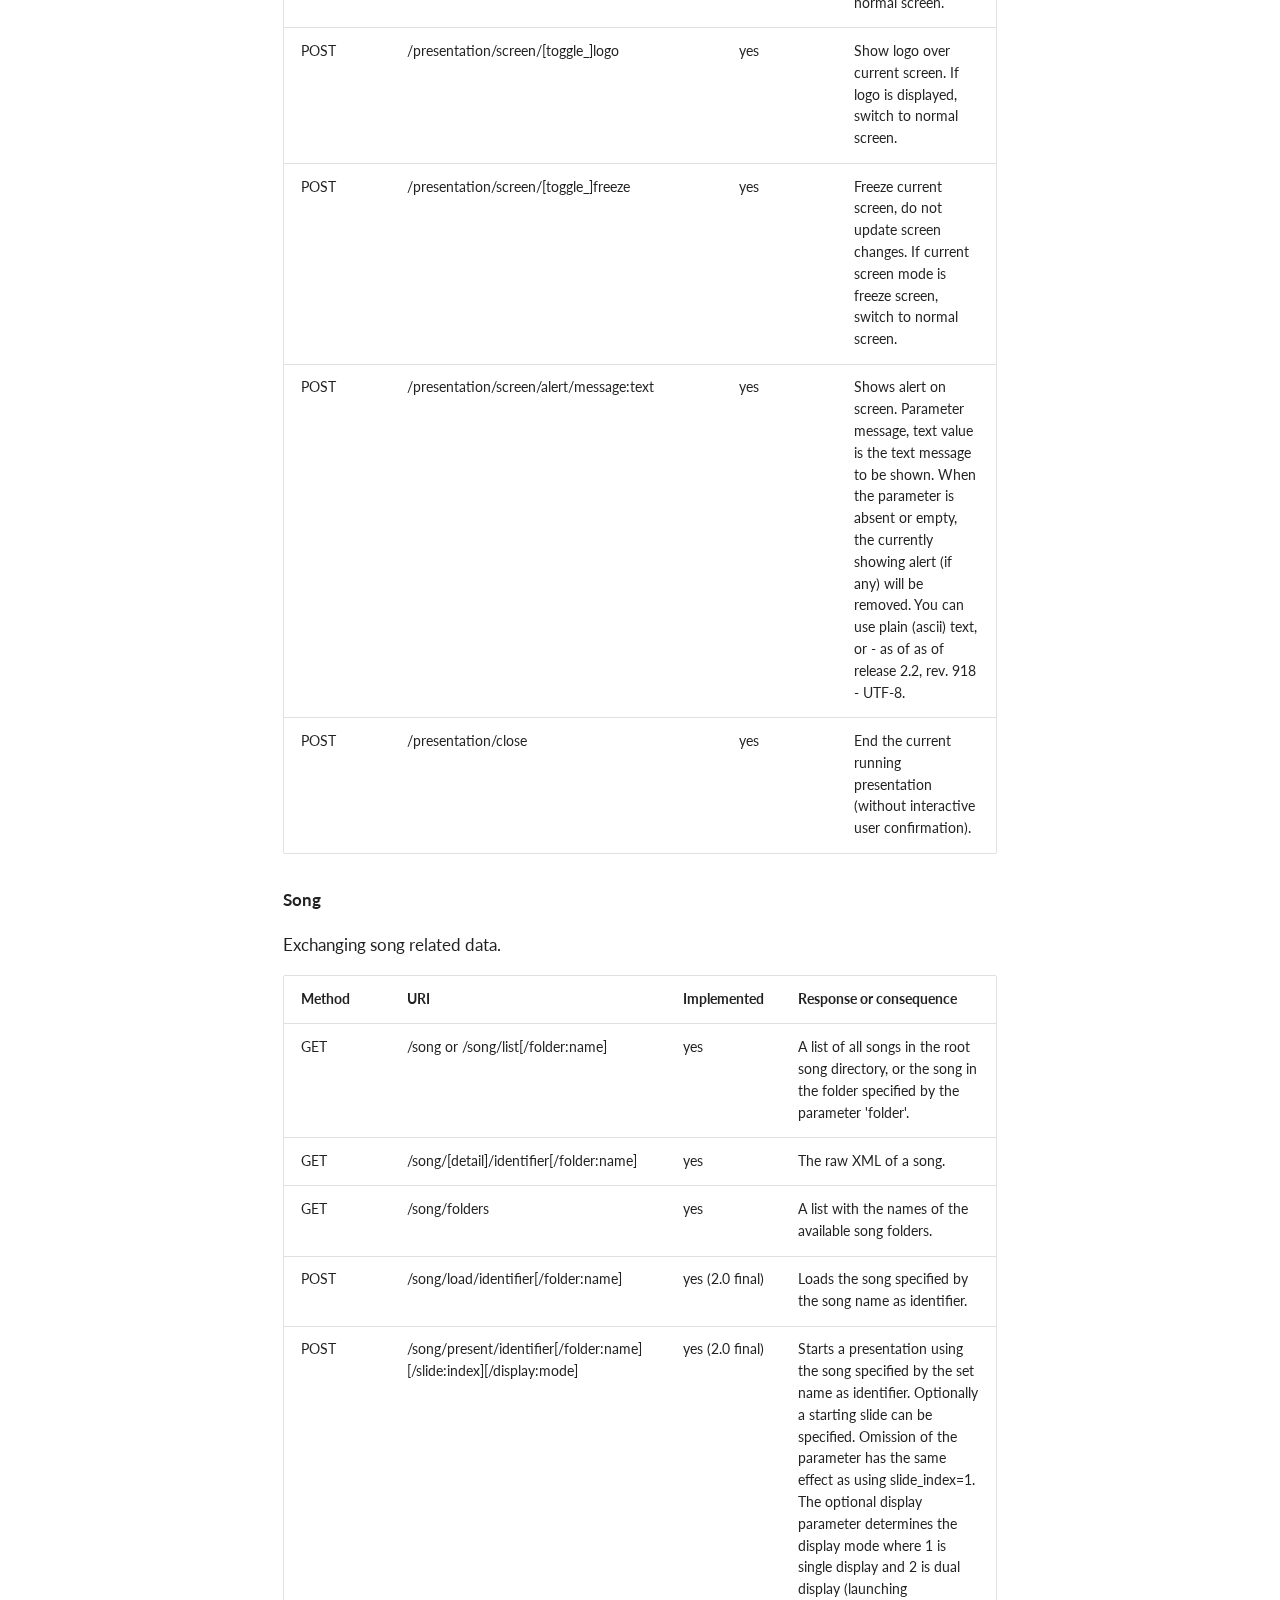
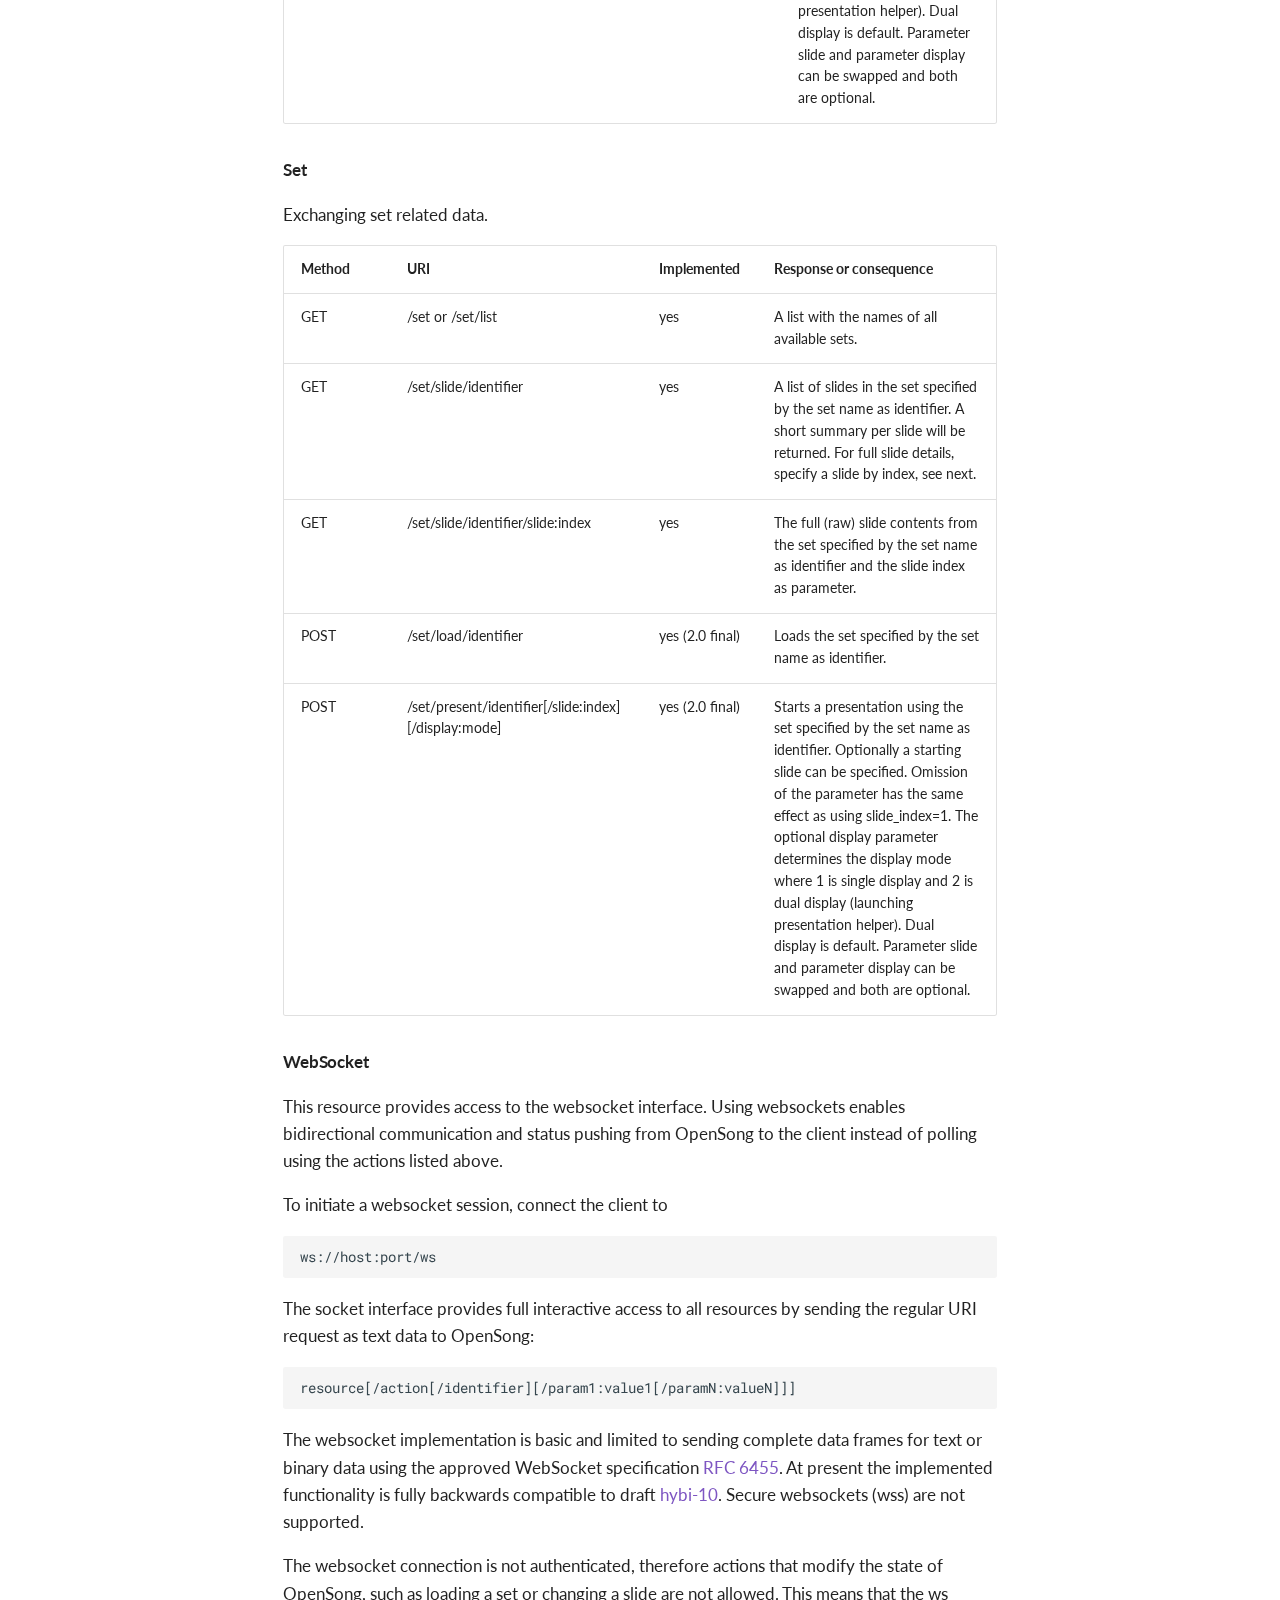
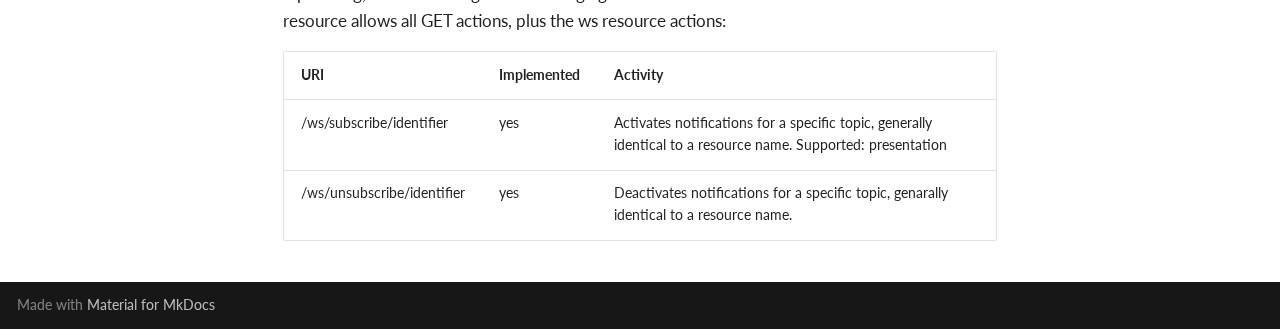
<file: development/api/index.html>
<!doctype html>
<html lang="en" class="no-js">
  <head>
    
      <meta charset="utf-8">
      <meta name="viewport" content="width=device-width,initial-scale=1">
      
      
      
      
        <link rel="prev" href="../../links/">
      
      
        <link rel="next" href="../building-an-installer/">
      
      
      <link rel="icon" href="../../favicon.ico">
      <meta name="generator" content="mkdocs-1.6.1, mkdocs-material-9.5.48">
    
    
      
        <title>OpenSong API - OpenSong</title>
      
    
    
      <link rel="stylesheet" href="../../assets/stylesheets/main.6f8fc17f.min.css">
      
        
        <link rel="stylesheet" href="../../assets/stylesheets/palette.06af60db.min.css">
      
      


    
    
      
    
    
      
        
        
        <link rel="preconnect" href="https://fonts.gstatic.com" crossorigin>
        <link rel="stylesheet" href="https://fonts.googleapis.com/css?family=Lato:300,300i,400,400i,700,700i%7CRoboto+Mono:400,400i,700,700i&display=fallback">
        <style>:root{--md-text-font:"Lato";--md-code-font:"Roboto Mono"}</style>
      
    
    
      <link rel="stylesheet" href="../../public/css/style.css">
    
    <script>__md_scope=new URL("../..",location),__md_hash=e=>[...e].reduce(((e,_)=>(e<<5)-e+_.charCodeAt(0)),0),__md_get=(e,_=localStorage,t=__md_scope)=>JSON.parse(_.getItem(t.pathname+"."+e)),__md_set=(e,_,t=localStorage,a=__md_scope)=>{try{t.setItem(a.pathname+"."+e,JSON.stringify(_))}catch(e){}}</script>
    
      

    
    
    
  </head>
  
  
    
    
      
    
    
    
    
    <body dir="ltr" data-md-color-scheme="slate" data-md-color-primary="deep-purple" data-md-color-accent="deep-orange">
  
    
    <input class="md-toggle" data-md-toggle="drawer" type="checkbox" id="__drawer" autocomplete="off">
    <input class="md-toggle" data-md-toggle="search" type="checkbox" id="__search" autocomplete="off">
    <label class="md-overlay" for="__drawer"></label>
    <div data-md-component="skip">
      
        
        <a href="#opensong-api" class="md-skip">
          Skip to content
        </a>
      
    </div>
    <div data-md-component="announce">
      
    </div>
    
    
      

  

<header class="md-header md-header--shadow" data-md-component="header">
  <nav class="md-header__inner md-grid" aria-label="Header">
    <a href="../.." title="OpenSong" class="md-header__button md-logo" aria-label="OpenSong" data-md-component="logo">
      
  
  <svg xmlns="http://www.w3.org/2000/svg" viewBox="0 0 24 24"><path d="M20 2H8a2 2 0 0 0-2 2v12a2 2 0 0 0 2 2h12a2 2 0 0 0 2-2V4a2 2 0 0 0-2-2m0 14H8V4h12m-7.5 11a2.5 2.5 0 0 0 2.5-2.5V7h3V5h-4v5.5c-.42-.31-.93-.5-1.5-.5a2.5 2.5 0 0 0-2.5 2.5 2.5 2.5 0 0 0 2.5 2.5M4 6H2v14a2 2 0 0 0 2 2h14v-2H4"/></svg>

    </a>
    <label class="md-header__button md-icon" for="__drawer">
      
      <svg xmlns="http://www.w3.org/2000/svg" viewBox="0 0 24 24"><path d="M3 6h18v2H3zm0 5h18v2H3zm0 5h18v2H3z"/></svg>
    </label>
    <div class="md-header__title" data-md-component="header-title">
      <div class="md-header__ellipsis">
        <div class="md-header__topic">
          <span class="md-ellipsis">
            OpenSong
          </span>
        </div>
        <div class="md-header__topic" data-md-component="header-topic">
          <span class="md-ellipsis">
            
              OpenSong API
            
          </span>
        </div>
      </div>
    </div>
    
      
        <form class="md-header__option" data-md-component="palette">
  
    
    
    
    <input class="md-option" data-md-color-media="(prefers-color-scheme: dark)" data-md-color-scheme="slate" data-md-color-primary="deep-purple" data-md-color-accent="deep-orange"  aria-label="Switch to system preference"  type="radio" name="__palette" id="__palette_0">
    
      <label class="md-header__button md-icon" title="Switch to system preference" for="__palette_1" hidden>
        <svg xmlns="http://www.w3.org/2000/svg" viewBox="0 0 24 24"><path d="M12 18c-.89 0-1.74-.2-2.5-.55C11.56 16.5 13 14.42 13 12s-1.44-4.5-3.5-5.45C10.26 6.2 11.11 6 12 6a6 6 0 0 1 6 6 6 6 0 0 1-6 6m8-9.31V4h-4.69L12 .69 8.69 4H4v4.69L.69 12 4 15.31V20h4.69L12 23.31 15.31 20H20v-4.69L23.31 12z"/></svg>
      </label>
    
  
    
    
    
    <input class="md-option" data-md-color-media="(prefers-color-scheme)" data-md-color-scheme="default" data-md-color-primary="deep-purple" data-md-color-accent="deep-orange"  aria-label="Switch to light mode"  type="radio" name="__palette" id="__palette_1">
    
      <label class="md-header__button md-icon" title="Switch to light mode" for="__palette_2" hidden>
        <svg xmlns="http://www.w3.org/2000/svg" viewBox="0 0 24 24"><path d="m14.3 16-.7-2h-3.2l-.7 2H7.8L11 7h2l3.2 9zM20 8.69V4h-4.69L12 .69 8.69 4H4v4.69L.69 12 4 15.31V20h4.69L12 23.31 15.31 20H20v-4.69L23.31 12zm-9.15 3.96h2.3L12 9z"/></svg>
      </label>
    
  
    
    
    
    <input class="md-option" data-md-color-media="(prefers-color-scheme: light)" data-md-color-scheme="default" data-md-color-primary="deep-purple" data-md-color-accent="deep-orange"  aria-label="Switch to dark mode"  type="radio" name="__palette" id="__palette_2">
    
      <label class="md-header__button md-icon" title="Switch to dark mode" for="__palette_0" hidden>
        <svg xmlns="http://www.w3.org/2000/svg" viewBox="0 0 24 24"><path d="M12 8a4 4 0 0 0-4 4 4 4 0 0 0 4 4 4 4 0 0 0 4-4 4 4 0 0 0-4-4m0 10a6 6 0 0 1-6-6 6 6 0 0 1 6-6 6 6 0 0 1 6 6 6 6 0 0 1-6 6m8-9.31V4h-4.69L12 .69 8.69 4H4v4.69L.69 12 4 15.31V20h4.69L12 23.31 15.31 20H20v-4.69L23.31 12z"/></svg>
      </label>
    
  
</form>
      
    
    
      <script>var palette=__md_get("__palette");if(palette&&palette.color){if("(prefers-color-scheme)"===palette.color.media){var media=matchMedia("(prefers-color-scheme: light)"),input=document.querySelector(media.matches?"[data-md-color-media='(prefers-color-scheme: light)']":"[data-md-color-media='(prefers-color-scheme: dark)']");palette.color.media=input.getAttribute("data-md-color-media"),palette.color.scheme=input.getAttribute("data-md-color-scheme"),palette.color.primary=input.getAttribute("data-md-color-primary"),palette.color.accent=input.getAttribute("data-md-color-accent")}for(var[key,value]of Object.entries(palette.color))document.body.setAttribute("data-md-color-"+key,value)}</script>
    
    
    
      <label class="md-header__button md-icon" for="__search">
        
        <svg xmlns="http://www.w3.org/2000/svg" viewBox="0 0 24 24"><path d="M9.5 3A6.5 6.5 0 0 1 16 9.5c0 1.61-.59 3.09-1.56 4.23l.27.27h.79l5 5-1.5 1.5-5-5v-.79l-.27-.27A6.52 6.52 0 0 1 9.5 16 6.5 6.5 0 0 1 3 9.5 6.5 6.5 0 0 1 9.5 3m0 2C7 5 5 7 5 9.5S7 14 9.5 14 14 12 14 9.5 12 5 9.5 5"/></svg>
      </label>
      <div class="md-search" data-md-component="search" role="dialog">
  <label class="md-search__overlay" for="__search"></label>
  <div class="md-search__inner" role="search">
    <form class="md-search__form" name="search">
      <input type="text" class="md-search__input" name="query" aria-label="Search" placeholder="Search" autocapitalize="off" autocorrect="off" autocomplete="off" spellcheck="false" data-md-component="search-query" required>
      <label class="md-search__icon md-icon" for="__search">
        
        <svg xmlns="http://www.w3.org/2000/svg" viewBox="0 0 24 24"><path d="M9.5 3A6.5 6.5 0 0 1 16 9.5c0 1.61-.59 3.09-1.56 4.23l.27.27h.79l5 5-1.5 1.5-5-5v-.79l-.27-.27A6.52 6.52 0 0 1 9.5 16 6.5 6.5 0 0 1 3 9.5 6.5 6.5 0 0 1 9.5 3m0 2C7 5 5 7 5 9.5S7 14 9.5 14 14 12 14 9.5 12 5 9.5 5"/></svg>
        
        <svg xmlns="http://www.w3.org/2000/svg" viewBox="0 0 24 24"><path d="M20 11v2H8l5.5 5.5-1.42 1.42L4.16 12l7.92-7.92L13.5 5.5 8 11z"/></svg>
      </label>
      <nav class="md-search__options" aria-label="Search">
        
        <button type="reset" class="md-search__icon md-icon" title="Clear" aria-label="Clear" tabindex="-1">
          
          <svg xmlns="http://www.w3.org/2000/svg" viewBox="0 0 24 24"><path d="M19 6.41 17.59 5 12 10.59 6.41 5 5 6.41 10.59 12 5 17.59 6.41 19 12 13.41 17.59 19 19 17.59 13.41 12z"/></svg>
        </button>
      </nav>
      
    </form>
    <div class="md-search__output">
      <div class="md-search__scrollwrap" tabindex="0" data-md-scrollfix>
        <div class="md-search-result" data-md-component="search-result">
          <div class="md-search-result__meta">
            Initializing search
          </div>
          <ol class="md-search-result__list" role="presentation"></ol>
        </div>
      </div>
    </div>
  </div>
</div>
    
    
      <div class="md-header__source">
        <a href="https://github.com/seansbox/opensong-org" title="Go to repository" class="md-source" data-md-component="source">
  <div class="md-source__icon md-icon">
    
    <svg xmlns="http://www.w3.org/2000/svg" viewBox="0 0 448 512"><!--! Font Awesome Free 6.7.1 by @fontawesome - https://fontawesome.com License - https://fontawesome.com/license/free (Icons: CC BY 4.0, Fonts: SIL OFL 1.1, Code: MIT License) Copyright 2024 Fonticons, Inc.--><path d="M439.55 236.05 244 40.45a28.87 28.87 0 0 0-40.81 0l-40.66 40.63 51.52 51.52c27.06-9.14 52.68 16.77 43.39 43.68l49.66 49.66c34.23-11.8 61.18 31 35.47 56.69-26.49 26.49-70.21-2.87-56-37.34L240.22 199v121.85c25.3 12.54 22.26 41.85 9.08 55a34.34 34.34 0 0 1-48.55 0c-17.57-17.6-11.07-46.91 11.25-56v-123c-20.8-8.51-24.6-30.74-18.64-45L142.57 101 8.45 235.14a28.86 28.86 0 0 0 0 40.81l195.61 195.6a28.86 28.86 0 0 0 40.8 0l194.69-194.69a28.86 28.86 0 0 0 0-40.81"/></svg>
  </div>
  <div class="md-source__repository">
    GitHub
  </div>
</a>
      </div>
    
  </nav>
  
</header>
    
    <div class="md-container" data-md-component="container">
      
      
        
          
        
      
      <main class="md-main" data-md-component="main">
        <div class="md-main__inner md-grid">
          
            
              
              <div class="md-sidebar md-sidebar--primary" data-md-component="sidebar" data-md-type="navigation" >
                <div class="md-sidebar__scrollwrap">
                  <div class="md-sidebar__inner">
                    



<nav class="md-nav md-nav--primary" aria-label="Navigation" data-md-level="0">
  <label class="md-nav__title" for="__drawer">
    <a href="../.." title="OpenSong" class="md-nav__button md-logo" aria-label="OpenSong" data-md-component="logo">
      
  
  <svg xmlns="http://www.w3.org/2000/svg" viewBox="0 0 24 24"><path d="M20 2H8a2 2 0 0 0-2 2v12a2 2 0 0 0 2 2h12a2 2 0 0 0 2-2V4a2 2 0 0 0-2-2m0 14H8V4h12m-7.5 11a2.5 2.5 0 0 0 2.5-2.5V7h3V5h-4v5.5c-.42-.31-.93-.5-1.5-.5a2.5 2.5 0 0 0-2.5 2.5 2.5 2.5 0 0 0 2.5 2.5M4 6H2v14a2 2 0 0 0 2 2h14v-2H4"/></svg>

    </a>
    OpenSong
  </label>
  
    <div class="md-nav__source">
      <a href="https://github.com/seansbox/opensong-org" title="Go to repository" class="md-source" data-md-component="source">
  <div class="md-source__icon md-icon">
    
    <svg xmlns="http://www.w3.org/2000/svg" viewBox="0 0 448 512"><!--! Font Awesome Free 6.7.1 by @fontawesome - https://fontawesome.com License - https://fontawesome.com/license/free (Icons: CC BY 4.0, Fonts: SIL OFL 1.1, Code: MIT License) Copyright 2024 Fonticons, Inc.--><path d="M439.55 236.05 244 40.45a28.87 28.87 0 0 0-40.81 0l-40.66 40.63 51.52 51.52c27.06-9.14 52.68 16.77 43.39 43.68l49.66 49.66c34.23-11.8 61.18 31 35.47 56.69-26.49 26.49-70.21-2.87-56-37.34L240.22 199v121.85c25.3 12.54 22.26 41.85 9.08 55a34.34 34.34 0 0 1-48.55 0c-17.57-17.6-11.07-46.91 11.25-56v-123c-20.8-8.51-24.6-30.74-18.64-45L142.57 101 8.45 235.14a28.86 28.86 0 0 0 0 40.81l195.61 195.6a28.86 28.86 0 0 0 40.8 0l194.69-194.69a28.86 28.86 0 0 0 0-40.81"/></svg>
  </div>
  <div class="md-source__repository">
    GitHub
  </div>
</a>
    </div>
  
  <ul class="md-nav__list" data-md-scrollfix>
    
      
      
  
  
  
  
    <li class="md-nav__item">
      <a href="../.." class="md-nav__link">
        
  
  <span class="md-ellipsis">
    Home
  </span>
  

      </a>
    </li>
  

    
      
      
  
  
  
  
    <li class="md-nav__item">
      <a href="../../downloads/" class="md-nav__link">
        
  
  <span class="md-ellipsis">
    Downloads
  </span>
  

      </a>
    </li>
  

    
      
      
  
  
  
  
    <li class="md-nav__item">
      <a href="../../links/" class="md-nav__link">
        
  
  <span class="md-ellipsis">
    Links
  </span>
  

      </a>
    </li>
  

    
      
      
  
  
    
  
  
  
    
    
    
      
        
        
      
    
    
    <li class="md-nav__item md-nav__item--active md-nav__item--section md-nav__item--nested">
      
        
        
        <input class="md-nav__toggle md-toggle " type="checkbox" id="__nav_4" checked>
        
          
          <label class="md-nav__link" for="__nav_4" id="__nav_4_label" tabindex="">
            
  
  <span class="md-ellipsis">
    Development
  </span>
  

            <span class="md-nav__icon md-icon"></span>
          </label>
        
        <nav class="md-nav" data-md-level="1" aria-labelledby="__nav_4_label" aria-expanded="true">
          <label class="md-nav__title" for="__nav_4">
            <span class="md-nav__icon md-icon"></span>
            Development
          </label>
          <ul class="md-nav__list" data-md-scrollfix>
            
              
                
  
  
    
  
  
  
    <li class="md-nav__item md-nav__item--active">
      
      <input class="md-nav__toggle md-toggle" type="checkbox" id="__toc">
      
      
        
      
      
        <label class="md-nav__link md-nav__link--active" for="__toc">
          
  
  <span class="md-ellipsis">
    OpenSong API
  </span>
  

          <span class="md-nav__icon md-icon"></span>
        </label>
      
      <a href="./" class="md-nav__link md-nav__link--active">
        
  
  <span class="md-ellipsis">
    OpenSong API
  </span>
  

      </a>
      
        

<nav class="md-nav md-nav--secondary" aria-label="Table of contents">
  
  
  
    
  
  
    <label class="md-nav__title" for="__toc">
      <span class="md-nav__icon md-icon"></span>
      Table of contents
    </label>
    <ul class="md-nav__list" data-md-component="toc" data-md-scrollfix>
      
        <li class="md-nav__item">
  <a href="#background" class="md-nav__link">
    <span class="md-ellipsis">
      Background
    </span>
  </a>
  
</li>
      
        <li class="md-nav__item">
  <a href="#purpose" class="md-nav__link">
    <span class="md-ellipsis">
      Purpose
    </span>
  </a>
  
</li>
      
        <li class="md-nav__item">
  <a href="#specification" class="md-nav__link">
    <span class="md-ellipsis">
      Specification
    </span>
  </a>
  
    <nav class="md-nav" aria-label="Specification">
      <ul class="md-nav__list">
        
          <li class="md-nav__item">
  <a href="#authentication" class="md-nav__link">
    <span class="md-ellipsis">
      Authentication
    </span>
  </a>
  
</li>
        
          <li class="md-nav__item">
  <a href="#resources" class="md-nav__link">
    <span class="md-ellipsis">
      Resources
    </span>
  </a>
  
    <nav class="md-nav" aria-label="Resources">
      <ul class="md-nav__list">
        
          <li class="md-nav__item">
  <a href="#presentation" class="md-nav__link">
    <span class="md-ellipsis">
      Presentation
    </span>
  </a>
  
</li>
        
          <li class="md-nav__item">
  <a href="#song" class="md-nav__link">
    <span class="md-ellipsis">
      Song
    </span>
  </a>
  
</li>
        
          <li class="md-nav__item">
  <a href="#set" class="md-nav__link">
    <span class="md-ellipsis">
      Set
    </span>
  </a>
  
</li>
        
          <li class="md-nav__item">
  <a href="#websocket" class="md-nav__link">
    <span class="md-ellipsis">
      WebSocket
    </span>
  </a>
  
</li>
        
      </ul>
    </nav>
  
</li>
        
      </ul>
    </nav>
  
</li>
      
    </ul>
  
</nav>
      
    </li>
  

              
            
              
                
  
  
  
  
    <li class="md-nav__item">
      <a href="../building-an-installer/" class="md-nav__link">
        
  
  <span class="md-ellipsis">
    Building an Installer
  </span>
  

      </a>
    </li>
  

              
            
              
                
  
  
  
  
    <li class="md-nav__item">
      <a href="../file-formats/" class="md-nav__link">
        
  
  <span class="md-ellipsis">
    File Formats
  </span>
  

      </a>
    </li>
  

              
            
          </ul>
        </nav>
      
    </li>
  

    
      
      
  
  
  
  
    
    
    
      
        
        
      
    
    
    <li class="md-nav__item md-nav__item--section md-nav__item--nested">
      
        
        
        <input class="md-nav__toggle md-toggle " type="checkbox" id="__nav_5" >
        
          
          <label class="md-nav__link" for="__nav_5" id="__nav_5_label" tabindex="">
            
  
  <span class="md-ellipsis">
    Documentation
  </span>
  

            <span class="md-nav__icon md-icon"></span>
          </label>
        
        <nav class="md-nav" data-md-level="1" aria-labelledby="__nav_5_label" aria-expanded="false">
          <label class="md-nav__title" for="__nav_5">
            <span class="md-nav__icon md-icon"></span>
            Documentation
          </label>
          <ul class="md-nav__list" data-md-scrollfix>
            
              
                
  
  
  
  
    <li class="md-nav__item">
      <a href="../../documentation/exporting/" class="md-nav__link">
        
  
  <span class="md-ellipsis">
    Exporting
  </span>
  

      </a>
    </li>
  

              
            
              
                
  
  
  
  
    <li class="md-nav__item">
      <a href="../../documentation/getting-started/" class="md-nav__link">
        
  
  <span class="md-ellipsis">
    Getting Started
  </span>
  

      </a>
    </li>
  

              
            
              
                
  
  
  
  
    <li class="md-nav__item">
      <a href="../../documentation/importing/" class="md-nav__link">
        
  
  <span class="md-ellipsis">
    Importing
  </span>
  

      </a>
    </li>
  

              
            
              
                
  
  
  
  
    <li class="md-nav__item">
      <a href="../../documentation/installation/" class="md-nav__link">
        
  
  <span class="md-ellipsis">
    Installation
  </span>
  

      </a>
    </li>
  

              
            
              
                
  
  
  
  
    <li class="md-nav__item">
      <a href="../../documentation/opensong-on-linux/" class="md-nav__link">
        
  
  <span class="md-ellipsis">
    OpenSong on Linux
  </span>
  

      </a>
    </li>
  

              
            
              
                
  
  
  
  
    <li class="md-nav__item">
      <a href="../../documentation/opensong-on-mac/" class="md-nav__link">
        
  
  <span class="md-ellipsis">
    OpenSong on macOS
  </span>
  

      </a>
    </li>
  

              
            
          </ul>
        </nav>
      
    </li>
  

    
  </ul>
</nav>
                  </div>
                </div>
              </div>
            
            
              
              <div class="md-sidebar md-sidebar--secondary" data-md-component="sidebar" data-md-type="toc" >
                <div class="md-sidebar__scrollwrap">
                  <div class="md-sidebar__inner">
                    

<nav class="md-nav md-nav--secondary" aria-label="Table of contents">
  
  
  
    
  
  
    <label class="md-nav__title" for="__toc">
      <span class="md-nav__icon md-icon"></span>
      Table of contents
    </label>
    <ul class="md-nav__list" data-md-component="toc" data-md-scrollfix>
      
        <li class="md-nav__item">
  <a href="#background" class="md-nav__link">
    <span class="md-ellipsis">
      Background
    </span>
  </a>
  
</li>
      
        <li class="md-nav__item">
  <a href="#purpose" class="md-nav__link">
    <span class="md-ellipsis">
      Purpose
    </span>
  </a>
  
</li>
      
        <li class="md-nav__item">
  <a href="#specification" class="md-nav__link">
    <span class="md-ellipsis">
      Specification
    </span>
  </a>
  
    <nav class="md-nav" aria-label="Specification">
      <ul class="md-nav__list">
        
          <li class="md-nav__item">
  <a href="#authentication" class="md-nav__link">
    <span class="md-ellipsis">
      Authentication
    </span>
  </a>
  
</li>
        
          <li class="md-nav__item">
  <a href="#resources" class="md-nav__link">
    <span class="md-ellipsis">
      Resources
    </span>
  </a>
  
    <nav class="md-nav" aria-label="Resources">
      <ul class="md-nav__list">
        
          <li class="md-nav__item">
  <a href="#presentation" class="md-nav__link">
    <span class="md-ellipsis">
      Presentation
    </span>
  </a>
  
</li>
        
          <li class="md-nav__item">
  <a href="#song" class="md-nav__link">
    <span class="md-ellipsis">
      Song
    </span>
  </a>
  
</li>
        
          <li class="md-nav__item">
  <a href="#set" class="md-nav__link">
    <span class="md-ellipsis">
      Set
    </span>
  </a>
  
</li>
        
          <li class="md-nav__item">
  <a href="#websocket" class="md-nav__link">
    <span class="md-ellipsis">
      WebSocket
    </span>
  </a>
  
</li>
        
      </ul>
    </nav>
  
</li>
        
      </ul>
    </nav>
  
</li>
      
    </ul>
  
</nav>
                  </div>
                </div>
              </div>
            
          
          
            <div class="md-content" data-md-component="content">
              <article class="md-content__inner md-typeset">
                
                  

  
  


<h1 id="opensong-api">OpenSong API</h1>
<p>An automation interface for OpenSong to provide access to the main functionality using a REST approach over HTTP and WebSocket. This API is available as of OpenSong 2.0 beta2.</p>
<h2 id="background">Background</h2>
<p>OpenSong is an application for managing and projecting songs, lyrics and chords, scripture fragments, free text, images and videos. OpenSong is cross platform, but the support is limited to the platforms made available by the IDE, which at present covers MacOS, Windows and Linux. There is an increased amount of requests to make OpenSong available on other platforms, such as iOS, Android or mobile platforms in general. This requires a complete rewrite in another platform specific language, or a different approach: an API. This API also facilitates automation or remote control for example from show control software.</p>
<h2 id="purpose">Purpose</h2>
<p>The OpenSong API provides access to the OpenSong core elements for information retrieval, or modifying status. This means that external applications can request for example status information, or control a presentation without requiring a port of the business logic of OpenSong onto a different platform.</p>
<p>An example of a method exposed by the OpenSong API is to retrieve the current status in XML form:</p>
<div class="highlight"><pre><span></span><code>GET http://localhost:8082/presentation/status
</code></pre></div>
<p>The response generally is an XML document of the following form, for example in response to the request above:</p>
<div class="highlight"><pre><span></span><code>&lt;?xml version=&quot;1.0&quot; encoding=&quot;UTF-8&quot;?&gt;
&lt;response resource=&quot;presentation&quot; action=&quot;status&quot;&gt;
  &lt;presentation running=&quot;1&quot;&gt;
    &lt;screen mode=&quot;N&quot;&gt;normal&lt;/screen&gt;
    &lt;slide itemnumber=&quot;1&quot;&gt;
      &lt;name&gt;Testslide&lt;/name&gt;
      &lt;title&gt;Untitled&lt;/title&gt;
      &lt;/slide&gt;
    &lt;/presentation&gt;
&lt;/response&gt;
</code></pre></div>
<p>The value of the <strong>presentation</strong> attribute <strong>running</strong> is 1 or 0 depending on whether a presentation is running or not.</p>
<p>The child nodes of <strong>presentation</strong> are only available in case of an active presentation (attribute <strong>running</strong> = 1).</p>
<p>The slide attribute <strong>itemnumber</strong> is a unique identifier (numeric) of a slide in a set. This number is generated on launch of a presentation and will not change during a presentation. Dynamically inserted slides will also have a unique number. The <strong>itemnumber</strong> therefore is not always a sequence number indicating the position of the slide in the set.</p>
<h2 id="specification">Specification</h2>
<p>All communication travels over HTTP, OpenSong itself is the server, by default running on port 8082. The API is a RESTful service. The commands are executed using GET and POST methods:</p>
<ul>
<li>GET requests are used for status or data retrieval</li>
<li>POST requests are used for all commands that might change status</li>
</ul>
<p>Replies generally consist of an XML document, with exception for specific actions, for example retrieving the current slide image, which will return a JPEG image.</p>
<p>An HTTP request has the following typical form:</p>
<p>http://host:port/resource[/action[/identifier]/param1:value1[/paramN:valueN&gt;]]]</p>
<ul>
<li><strong>host</strong>: identifies the machine running OpenSong, for example localhost</li>
<li><strong>port</strong>: specifies the port on which OpenSong is listening for requests, by default 8080</li>
<li><strong>resource</strong>: mandatory part of the request to select a resource that will handle actions if applicable</li>
<li><strong>action</strong>: an optional string specifying the action to be executed</li>
<li><strong>identifier</strong>: an optional value to select a specific item. The meaning and allowed type is dependent on the resource and action</li>
<li><strong>param1</strong>...<strong>paramN</strong>: an optional parameter name. If parameters apply is action specific. Order of parameters is not relevant.</li>
<li><strong>value1</strong>...<strong>valueN</strong>: an optional parameter value for param. Valid parameter values are action specific</li>
</ul>
<h3 id="authentication">Authentication</h3>
<p>A basic level of authentication is used. Generally, authentication is required for all POST requests. Most GET requests do not require authentication. In case authentication is required, but no credentials are supplied, OpenSong will reply with an HTTP Basic Authentication request response. OpenSong does not facilitate configuring multiple users and passwords. The authentication is handled by a single authentication key that is to be supplied in the Basic Authentication request header:</p>
<div class="highlight"><pre><span></span><code>Authorization: Basic __base64_encoded_key__
</code></pre></div>
<h3 id="resources">Resources</h3>
<p>The following sections describe the available resources. Note that several URIs are split over multiple lines due to automatic line wrapping. All URIs need to be entered as one line, without line breaks, except for those explicitly separated by 'or' on separate lines.</p>
<h4 id="presentation">Presentation</h4>
<p>Handling information in a running presentation.</p>
<p>This resources requires an action to be specified.</p>
<table>
<thead>
<tr>
<th>Method</th>
<th>URI</th>
<th>Implemented</th>
<th>Response or consequence</th>
</tr>
</thead>
<tbody>
<tr>
<td>GET</td>
<td>/presentation/status</td>
<td>yes</td>
<td>The status of OpenSong, see the example response above.</td>
</tr>
<tr>
<td>GET</td>
<td>/presentation/slide or /presentation/slide/list</td>
<td>yes</td>
<td>A list of the slides in the current presentation including slide generics (name, title, slide number).</td>
</tr>
<tr>
<td>GET</td>
<td>/presentation/slide/identifier</td>
<td>yes</td>
<td>The raw XML data of a slide. Identifier is the slide item number as available in the XML provided by the action list.</td>
</tr>
<tr>
<td>GET</td>
<td>/presentation/slide/identifier/preview [/width:x] [/height:y] [/quality:value]</td>
<td>yes</td>
<td>Preview image for slide in JPEG file format. The dimensions of the preview default to the size of the preview on the presentation helper window or 160x120 in case the presentation helper is not active. Optionally specify parameter width to set the width in pixels (max 4096) either or not in combination with parameter height to set the height in pixels (max 4096). Parameter quality optionally can be set to specify the quality of the JPEG preview, 0=lowest quality, 100=highest quality. Identifier is slide item number as available in the XML provided by the action list, or 'current'.</td>
</tr>
<tr>
<td>GET</td>
<td>/presentation/slide/identifier/image [/width:x] [/height:y] [/quality:value]</td>
<td>yes</td>
<td>Image of slide in JPEG file format. The dimensions of the image default to the size of the present window, which equal the dimensions of the projector screen. Optionally specify parameter width to set the width in pixels (max 4096) either or not in combination with parameter height to set the height in pixels (max 4096). The parameters width and height are not of influence when using the identifier 'current' to retrieve the slide currently at presentation. Parameter quality optionally can be set to specify the quality of the JPEG preview, 0=lowest quality, 100=highest quality. Identifier is slide item number as available in the XML provided by the action list, or 'current'.</td>
</tr>
<tr>
<td>POST</td>
<td>/presentation/slide/song [/folder:name] /song:name [/after:slide_number] [/order:presentation_order]</td>
<td>yes (as of release 2.2, rev. 917)</td>
<td>Inserts a song to the current showing set. Parameter folder value is the name of the folder to load the songs from. Of absent, the song is in the song folder root. Parameter song is the name of the song to load. Parameter after is the slide number position after which the song is to be inserted. When 0, the song will be inserted as first item in the set. When absent, the song will be inserted after the current slide(group). Parameter order specifies the optional verses, chorus, bridge, .. elements from a song that are to be added (this is wat is referred to in the application as 'presentation order'). When absent, the default presentation order of the song will be used. It is allowed to specify more than once verse by using a comma separated list, e.g. 'V1,C,V2,B,V2,V3'</td>
</tr>
<tr>
<td>POST</td>
<td>/presentation/slide/scripture/[tbd]</td>
<td></td>
<td>Insert a new scripture (requires additional parameters, to be defined)</td>
</tr>
<tr>
<td>POST</td>
<td>/presentation/slide/identifier</td>
<td>yes</td>
<td>Directly jump to a slide. Identifier is the slide item number as available in the XML provided by the action list.</td>
</tr>
<tr>
<td>POST</td>
<td>/presentation/slide/next</td>
<td>yes</td>
<td>Move over to the next slide</td>
</tr>
<tr>
<td>POST</td>
<td>/presentation/slide/previous</td>
<td>yes</td>
<td>Move over to the previous slide</td>
</tr>
<tr>
<td>POST</td>
<td>/presentation/slide/first</td>
<td>yes</td>
<td>Jump to the first slide</td>
</tr>
<tr>
<td>POST</td>
<td>/presentation/slide/last</td>
<td>yes</td>
<td>Jump to the last slide</td>
</tr>
<tr>
<td>POST</td>
<td>/presentation/section/next</td>
<td>yes</td>
<td>Go to next section</td>
</tr>
<tr>
<td>POST</td>
<td>/presentation/section/previous</td>
<td>yes</td>
<td>Go to previous section</td>
</tr>
<tr>
<td>POST</td>
<td>/presentation/song/identifier</td>
<td>yes</td>
<td>Jump to a specific song within the set. Identifier is the song order number.</td>
</tr>
<tr>
<td>POST</td>
<td>/presentation/song/current/chorus</td>
<td>yes</td>
<td>Jump to (first following) chorus within the current song (if applicable in the current song).</td>
</tr>
<tr>
<td>POST</td>
<td>/presentation/song/current/bridge</td>
<td>yes</td>
<td>Jump to (first following) bridge within the current song (if applicable in the current song).</td>
</tr>
<tr>
<td>POST</td>
<td>/presentation/song/current/prechorus</td>
<td>yes</td>
<td>Jump to (first following) pre-chorus within the current song (if applicable in the current song).</td>
</tr>
<tr>
<td>POST</td>
<td>/presentation/song/current/tag</td>
<td>yes</td>
<td>Jump to (first following) tag within the current song (if applicable in the current song).</td>
</tr>
<tr>
<td>POST</td>
<td>/presentation/song/current/verse/verse:number</td>
<td>yes</td>
<td>Jump to a specific verse within the current song (if applicable in the current song).</td>
</tr>
<tr>
<td>POST</td>
<td>/presentation/screen/normal</td>
<td>yes</td>
<td>Switch (back) to normal screen display mode.</td>
</tr>
<tr>
<td>POST</td>
<td>/presentation/screen/[toggle_]black</td>
<td>yes</td>
<td>Show black screen. If current screen is black screen, switch to normal screen.</td>
</tr>
<tr>
<td>POST</td>
<td>/presentation/screen/[toggle_]white</td>
<td>yes</td>
<td>Show white screen. If current screen is white screen, switch to normal screen.</td>
</tr>
<tr>
<td>POST</td>
<td>/presentation/screen/[toggle_]hide</td>
<td>yes</td>
<td>Show current background (hide text). If current screen mode is hide, switch to normal screen.</td>
</tr>
<tr>
<td>POST</td>
<td>/presentation/screen/[toggle_]logo</td>
<td>yes</td>
<td>Show logo over current screen. If logo is displayed, switch to normal screen.</td>
</tr>
<tr>
<td>POST</td>
<td>/presentation/screen/[toggle_]freeze</td>
<td>yes</td>
<td>Freeze current screen, do not update screen changes. If current screen mode is freeze screen, switch to normal screen.</td>
</tr>
<tr>
<td>POST</td>
<td>/presentation/screen/alert/message:text</td>
<td>yes</td>
<td>Shows alert on screen. Parameter message, text value is the text message to be shown. When the parameter is absent or empty, the currently showing alert (if any) will be removed. You can use plain (ascii) text, or - as of as of release 2.2, rev. 918 - UTF-8.</td>
</tr>
<tr>
<td>POST</td>
<td>/presentation/close</td>
<td>yes</td>
<td>End the current running presentation (without interactive user confirmation).</td>
</tr>
</tbody>
</table>
<h4 id="song">Song</h4>
<p>Exchanging song related data.</p>
<table>
<thead>
<tr>
<th>Method</th>
<th>URI</th>
<th>Implemented</th>
<th>Response or consequence</th>
</tr>
</thead>
<tbody>
<tr>
<td>GET</td>
<td>/song or /song/list[/folder:name]</td>
<td>yes</td>
<td>A list of all songs in the root song directory, or the song in the folder specified by the parameter 'folder'.</td>
</tr>
<tr>
<td>GET</td>
<td>/song/[detail]/identifier[/folder:name]</td>
<td>yes</td>
<td>The raw XML of a song.</td>
</tr>
<tr>
<td>GET</td>
<td>/song/folders</td>
<td>yes</td>
<td>A list with the names of the available song folders.</td>
</tr>
<tr>
<td>POST</td>
<td>/song/load/identifier[/folder:name]</td>
<td>yes (2.0 final)</td>
<td>Loads the song specified by the song name as identifier.</td>
</tr>
<tr>
<td>POST</td>
<td>/song/present/identifier[/folder:name][/slide:index][/display:mode]</td>
<td>yes (2.0 final)</td>
<td>Starts a presentation using the song specified by the set name as identifier. Optionally a starting slide can be specified. Omission of the parameter has the same effect as using slide_index=1. The optional display parameter determines the display mode where 1 is single display and 2 is dual display (launching presentation helper). Dual display is default. Parameter slide and parameter display can be swapped and both are optional.</td>
</tr>
</tbody>
</table>
<h4 id="set">Set</h4>
<p>Exchanging set related data.</p>
<table>
<thead>
<tr>
<th>Method</th>
<th>URI</th>
<th>Implemented</th>
<th>Response or consequence</th>
</tr>
</thead>
<tbody>
<tr>
<td>GET</td>
<td>/set or /set/list</td>
<td>yes</td>
<td>A list with the names of all available sets.</td>
</tr>
<tr>
<td>GET</td>
<td>/set/slide/identifier</td>
<td>yes</td>
<td>A list of slides in the set specified by the set name as identifier. A short summary per slide will be returned. For full slide details, specify a slide by index, see next.</td>
</tr>
<tr>
<td>GET</td>
<td>/set/slide/identifier/slide:index</td>
<td>yes</td>
<td>The full (raw) slide contents from the set specified by the set name as identifier and the slide index as parameter.</td>
</tr>
<tr>
<td>POST</td>
<td>/set/load/identifier</td>
<td>yes (2.0 final)</td>
<td>Loads the set specified by the set name as identifier.</td>
</tr>
<tr>
<td>POST</td>
<td>/set/present/identifier[/slide:index][/display:mode]</td>
<td>yes (2.0 final)</td>
<td>Starts a presentation using the set specified by the set name as identifier. Optionally a starting slide can be specified. Omission of the parameter has the same effect as using slide_index=1. The optional display parameter determines the display mode where 1 is single display and 2 is dual display (launching presentation helper). Dual display is default. Parameter slide and parameter display can be swapped and both are optional.</td>
</tr>
</tbody>
</table>
<h4 id="websocket">WebSocket</h4>
<p>This resource provides access to the websocket interface. Using websockets enables bidirectional communication and status pushing from OpenSong to the client instead of polling using the actions listed above.</p>
<p>To initiate a websocket session, connect the client to</p>
<div class="highlight"><pre><span></span><code>ws://host:port/ws
</code></pre></div>
<p>The socket interface provides full interactive access to all resources by sending the regular URI request as text data to OpenSong:</p>
<div class="highlight"><pre><span></span><code>resource[/action[/identifier][/param1:value1[/paramN:valueN]]]
</code></pre></div>
<p>The websocket implementation is basic and limited to sending complete data frames for text or binary data using the approved WebSocket specification <a href="http://tools.ietf.org/html/rfc6455">RFC 6455</a>. At present the implemented functionality is fully backwards compatible to draft <a href="http://tools.ietf.org/html/draft-ietf-hybi-thewebsocketprotocol-10">hybi-10</a>. Secure websockets (wss) are not supported.</p>
<p>The websocket connection is not authenticated, therefore actions that modify the state of OpenSong, such as loading a set or changing a slide are not allowed. This means that the ws resource allows all GET actions, plus the ws resource actions:</p>
<table>
<thead>
<tr>
<th>URI</th>
<th>Implemented</th>
<th>Activity</th>
</tr>
</thead>
<tbody>
<tr>
<td>/ws/subscribe/identifier</td>
<td>yes</td>
<td>Activates notifications for a specific topic, generally identical to a resource name. Supported: presentation</td>
</tr>
<tr>
<td>/ws/unsubscribe/identifier</td>
<td>yes</td>
<td>Deactivates notifications for a specific topic, genarally identical to a resource name.</td>
</tr>
</tbody>
</table>












                
              </article>
            </div>
          
          
<script>var target=document.getElementById(location.hash.slice(1));target&&target.name&&(target.checked=target.name.startsWith("__tabbed_"))</script>
        </div>
        
      </main>
      
        <footer class="md-footer">
  
  <div class="md-footer-meta md-typeset">
    <div class="md-footer-meta__inner md-grid">
      <div class="md-copyright">
  
  
    Made with
    <a href="https://squidfunk.github.io/mkdocs-material/" target="_blank" rel="noopener">
      Material for MkDocs
    </a>
  
</div>
      
    </div>
  </div>
</footer>
      
    </div>
    <div class="md-dialog" data-md-component="dialog">
      <div class="md-dialog__inner md-typeset"></div>
    </div>
    
    
    <script id="__config" type="application/json">{"base": "../..", "features": ["navigation.sections"], "search": "../../assets/javascripts/workers/search.6ce7567c.min.js", "translations": {"clipboard.copied": "Copied to clipboard", "clipboard.copy": "Copy to clipboard", "search.result.more.one": "1 more on this page", "search.result.more.other": "# more on this page", "search.result.none": "No matching documents", "search.result.one": "1 matching document", "search.result.other": "# matching documents", "search.result.placeholder": "Type to start searching", "search.result.term.missing": "Missing", "select.version": "Select version"}}</script>
    
    
      <script src="../../assets/javascripts/bundle.83f73b43.min.js"></script>
      
    
  </body>
</html>
</file>
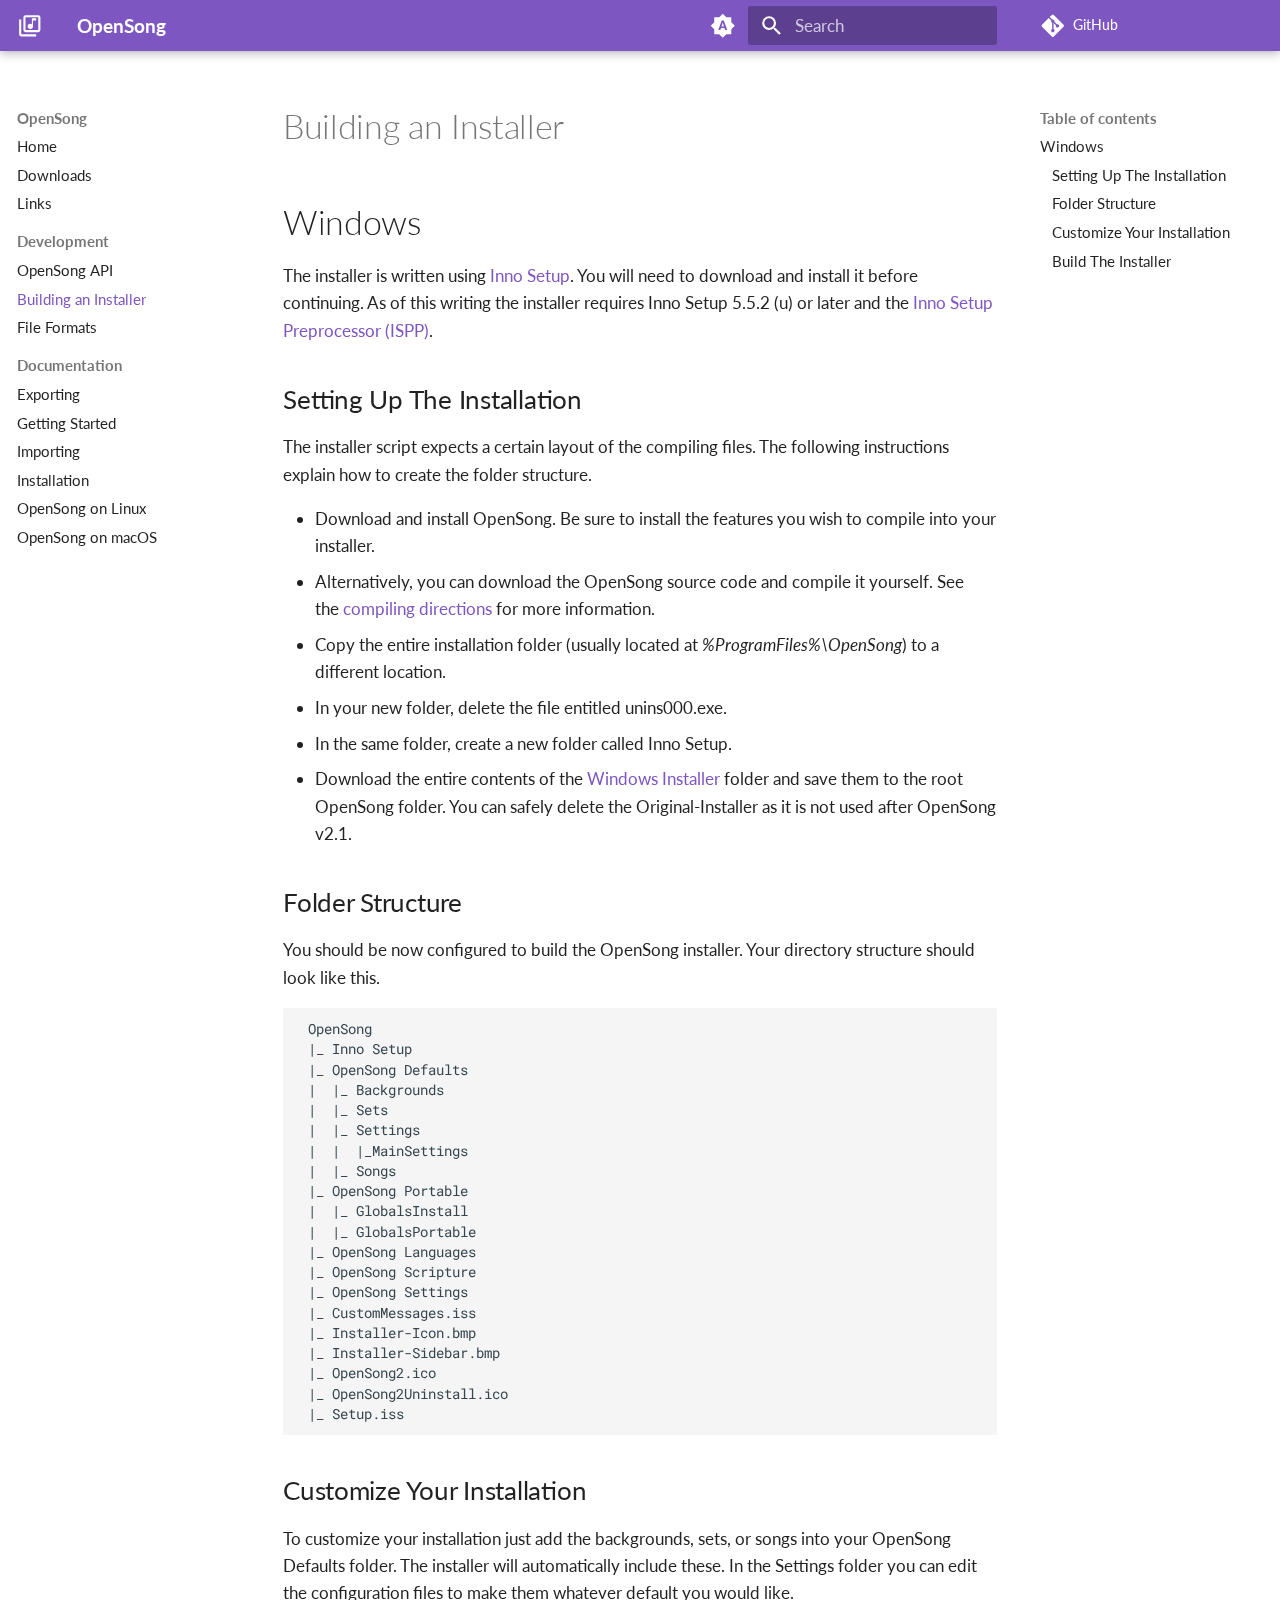
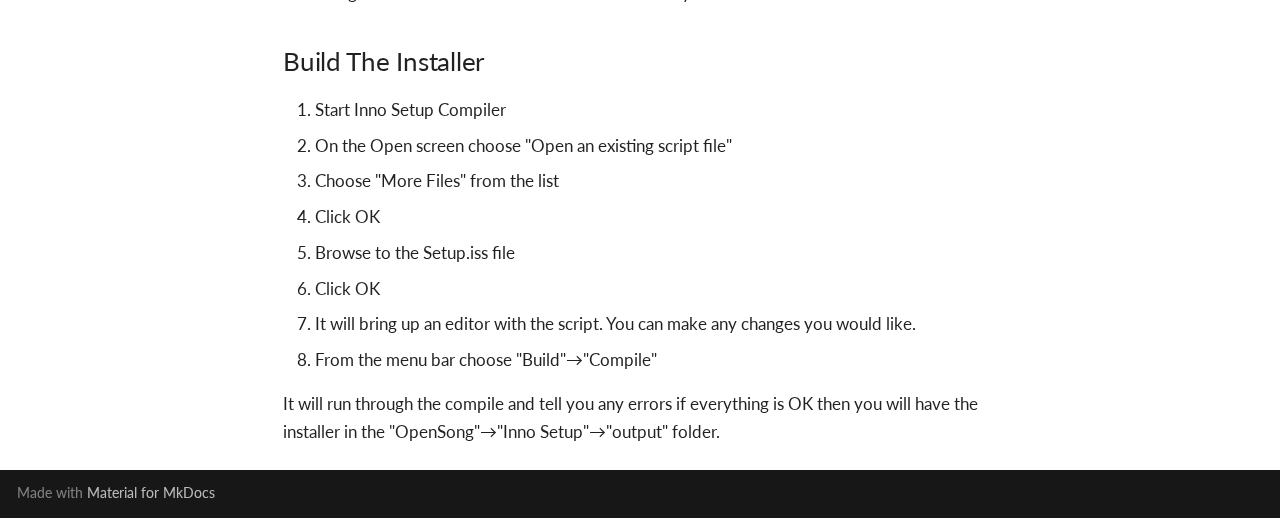
<file: development/building-an-installer/index.html>
<!doctype html>
<html lang="en" class="no-js">
  <head>
    
      <meta charset="utf-8">
      <meta name="viewport" content="width=device-width,initial-scale=1">
      
      
      
      
        <link rel="prev" href="../api/">
      
      
        <link rel="next" href="../file-formats/">
      
      
      <link rel="icon" href="../../favicon.ico">
      <meta name="generator" content="mkdocs-1.6.1, mkdocs-material-9.5.48">
    
    
      
        <title>Building an Installer - OpenSong</title>
      
    
    
      <link rel="stylesheet" href="../../assets/stylesheets/main.6f8fc17f.min.css">
      
        
        <link rel="stylesheet" href="../../assets/stylesheets/palette.06af60db.min.css">
      
      


    
    
      
    
    
      
        
        
        <link rel="preconnect" href="https://fonts.gstatic.com" crossorigin>
        <link rel="stylesheet" href="https://fonts.googleapis.com/css?family=Lato:300,300i,400,400i,700,700i%7CRoboto+Mono:400,400i,700,700i&display=fallback">
        <style>:root{--md-text-font:"Lato";--md-code-font:"Roboto Mono"}</style>
      
    
    
      <link rel="stylesheet" href="../../public/css/style.css">
    
    <script>__md_scope=new URL("../..",location),__md_hash=e=>[...e].reduce(((e,_)=>(e<<5)-e+_.charCodeAt(0)),0),__md_get=(e,_=localStorage,t=__md_scope)=>JSON.parse(_.getItem(t.pathname+"."+e)),__md_set=(e,_,t=localStorage,a=__md_scope)=>{try{t.setItem(a.pathname+"."+e,JSON.stringify(_))}catch(e){}}</script>
    
      

    
    
    
  </head>
  
  
    
    
      
    
    
    
    
    <body dir="ltr" data-md-color-scheme="slate" data-md-color-primary="deep-purple" data-md-color-accent="deep-orange">
  
    
    <input class="md-toggle" data-md-toggle="drawer" type="checkbox" id="__drawer" autocomplete="off">
    <input class="md-toggle" data-md-toggle="search" type="checkbox" id="__search" autocomplete="off">
    <label class="md-overlay" for="__drawer"></label>
    <div data-md-component="skip">
      
        
        <a href="#building-an-installer" class="md-skip">
          Skip to content
        </a>
      
    </div>
    <div data-md-component="announce">
      
    </div>
    
    
      

  

<header class="md-header md-header--shadow" data-md-component="header">
  <nav class="md-header__inner md-grid" aria-label="Header">
    <a href="../.." title="OpenSong" class="md-header__button md-logo" aria-label="OpenSong" data-md-component="logo">
      
  
  <svg xmlns="http://www.w3.org/2000/svg" viewBox="0 0 24 24"><path d="M20 2H8a2 2 0 0 0-2 2v12a2 2 0 0 0 2 2h12a2 2 0 0 0 2-2V4a2 2 0 0 0-2-2m0 14H8V4h12m-7.5 11a2.5 2.5 0 0 0 2.5-2.5V7h3V5h-4v5.5c-.42-.31-.93-.5-1.5-.5a2.5 2.5 0 0 0-2.5 2.5 2.5 2.5 0 0 0 2.5 2.5M4 6H2v14a2 2 0 0 0 2 2h14v-2H4"/></svg>

    </a>
    <label class="md-header__button md-icon" for="__drawer">
      
      <svg xmlns="http://www.w3.org/2000/svg" viewBox="0 0 24 24"><path d="M3 6h18v2H3zm0 5h18v2H3zm0 5h18v2H3z"/></svg>
    </label>
    <div class="md-header__title" data-md-component="header-title">
      <div class="md-header__ellipsis">
        <div class="md-header__topic">
          <span class="md-ellipsis">
            OpenSong
          </span>
        </div>
        <div class="md-header__topic" data-md-component="header-topic">
          <span class="md-ellipsis">
            
              Building an Installer
            
          </span>
        </div>
      </div>
    </div>
    
      
        <form class="md-header__option" data-md-component="palette">
  
    
    
    
    <input class="md-option" data-md-color-media="(prefers-color-scheme: dark)" data-md-color-scheme="slate" data-md-color-primary="deep-purple" data-md-color-accent="deep-orange"  aria-label="Switch to system preference"  type="radio" name="__palette" id="__palette_0">
    
      <label class="md-header__button md-icon" title="Switch to system preference" for="__palette_1" hidden>
        <svg xmlns="http://www.w3.org/2000/svg" viewBox="0 0 24 24"><path d="M12 18c-.89 0-1.74-.2-2.5-.55C11.56 16.5 13 14.42 13 12s-1.44-4.5-3.5-5.45C10.26 6.2 11.11 6 12 6a6 6 0 0 1 6 6 6 6 0 0 1-6 6m8-9.31V4h-4.69L12 .69 8.69 4H4v4.69L.69 12 4 15.31V20h4.69L12 23.31 15.31 20H20v-4.69L23.31 12z"/></svg>
      </label>
    
  
    
    
    
    <input class="md-option" data-md-color-media="(prefers-color-scheme)" data-md-color-scheme="default" data-md-color-primary="deep-purple" data-md-color-accent="deep-orange"  aria-label="Switch to light mode"  type="radio" name="__palette" id="__palette_1">
    
      <label class="md-header__button md-icon" title="Switch to light mode" for="__palette_2" hidden>
        <svg xmlns="http://www.w3.org/2000/svg" viewBox="0 0 24 24"><path d="m14.3 16-.7-2h-3.2l-.7 2H7.8L11 7h2l3.2 9zM20 8.69V4h-4.69L12 .69 8.69 4H4v4.69L.69 12 4 15.31V20h4.69L12 23.31 15.31 20H20v-4.69L23.31 12zm-9.15 3.96h2.3L12 9z"/></svg>
      </label>
    
  
    
    
    
    <input class="md-option" data-md-color-media="(prefers-color-scheme: light)" data-md-color-scheme="default" data-md-color-primary="deep-purple" data-md-color-accent="deep-orange"  aria-label="Switch to dark mode"  type="radio" name="__palette" id="__palette_2">
    
      <label class="md-header__button md-icon" title="Switch to dark mode" for="__palette_0" hidden>
        <svg xmlns="http://www.w3.org/2000/svg" viewBox="0 0 24 24"><path d="M12 8a4 4 0 0 0-4 4 4 4 0 0 0 4 4 4 4 0 0 0 4-4 4 4 0 0 0-4-4m0 10a6 6 0 0 1-6-6 6 6 0 0 1 6-6 6 6 0 0 1 6 6 6 6 0 0 1-6 6m8-9.31V4h-4.69L12 .69 8.69 4H4v4.69L.69 12 4 15.31V20h4.69L12 23.31 15.31 20H20v-4.69L23.31 12z"/></svg>
      </label>
    
  
</form>
      
    
    
      <script>var palette=__md_get("__palette");if(palette&&palette.color){if("(prefers-color-scheme)"===palette.color.media){var media=matchMedia("(prefers-color-scheme: light)"),input=document.querySelector(media.matches?"[data-md-color-media='(prefers-color-scheme: light)']":"[data-md-color-media='(prefers-color-scheme: dark)']");palette.color.media=input.getAttribute("data-md-color-media"),palette.color.scheme=input.getAttribute("data-md-color-scheme"),palette.color.primary=input.getAttribute("data-md-color-primary"),palette.color.accent=input.getAttribute("data-md-color-accent")}for(var[key,value]of Object.entries(palette.color))document.body.setAttribute("data-md-color-"+key,value)}</script>
    
    
    
      <label class="md-header__button md-icon" for="__search">
        
        <svg xmlns="http://www.w3.org/2000/svg" viewBox="0 0 24 24"><path d="M9.5 3A6.5 6.5 0 0 1 16 9.5c0 1.61-.59 3.09-1.56 4.23l.27.27h.79l5 5-1.5 1.5-5-5v-.79l-.27-.27A6.52 6.52 0 0 1 9.5 16 6.5 6.5 0 0 1 3 9.5 6.5 6.5 0 0 1 9.5 3m0 2C7 5 5 7 5 9.5S7 14 9.5 14 14 12 14 9.5 12 5 9.5 5"/></svg>
      </label>
      <div class="md-search" data-md-component="search" role="dialog">
  <label class="md-search__overlay" for="__search"></label>
  <div class="md-search__inner" role="search">
    <form class="md-search__form" name="search">
      <input type="text" class="md-search__input" name="query" aria-label="Search" placeholder="Search" autocapitalize="off" autocorrect="off" autocomplete="off" spellcheck="false" data-md-component="search-query" required>
      <label class="md-search__icon md-icon" for="__search">
        
        <svg xmlns="http://www.w3.org/2000/svg" viewBox="0 0 24 24"><path d="M9.5 3A6.5 6.5 0 0 1 16 9.5c0 1.61-.59 3.09-1.56 4.23l.27.27h.79l5 5-1.5 1.5-5-5v-.79l-.27-.27A6.52 6.52 0 0 1 9.5 16 6.5 6.5 0 0 1 3 9.5 6.5 6.5 0 0 1 9.5 3m0 2C7 5 5 7 5 9.5S7 14 9.5 14 14 12 14 9.5 12 5 9.5 5"/></svg>
        
        <svg xmlns="http://www.w3.org/2000/svg" viewBox="0 0 24 24"><path d="M20 11v2H8l5.5 5.5-1.42 1.42L4.16 12l7.92-7.92L13.5 5.5 8 11z"/></svg>
      </label>
      <nav class="md-search__options" aria-label="Search">
        
        <button type="reset" class="md-search__icon md-icon" title="Clear" aria-label="Clear" tabindex="-1">
          
          <svg xmlns="http://www.w3.org/2000/svg" viewBox="0 0 24 24"><path d="M19 6.41 17.59 5 12 10.59 6.41 5 5 6.41 10.59 12 5 17.59 6.41 19 12 13.41 17.59 19 19 17.59 13.41 12z"/></svg>
        </button>
      </nav>
      
    </form>
    <div class="md-search__output">
      <div class="md-search__scrollwrap" tabindex="0" data-md-scrollfix>
        <div class="md-search-result" data-md-component="search-result">
          <div class="md-search-result__meta">
            Initializing search
          </div>
          <ol class="md-search-result__list" role="presentation"></ol>
        </div>
      </div>
    </div>
  </div>
</div>
    
    
      <div class="md-header__source">
        <a href="https://github.com/seansbox/opensong-org" title="Go to repository" class="md-source" data-md-component="source">
  <div class="md-source__icon md-icon">
    
    <svg xmlns="http://www.w3.org/2000/svg" viewBox="0 0 448 512"><!--! Font Awesome Free 6.7.1 by @fontawesome - https://fontawesome.com License - https://fontawesome.com/license/free (Icons: CC BY 4.0, Fonts: SIL OFL 1.1, Code: MIT License) Copyright 2024 Fonticons, Inc.--><path d="M439.55 236.05 244 40.45a28.87 28.87 0 0 0-40.81 0l-40.66 40.63 51.52 51.52c27.06-9.14 52.68 16.77 43.39 43.68l49.66 49.66c34.23-11.8 61.18 31 35.47 56.69-26.49 26.49-70.21-2.87-56-37.34L240.22 199v121.85c25.3 12.54 22.26 41.85 9.08 55a34.34 34.34 0 0 1-48.55 0c-17.57-17.6-11.07-46.91 11.25-56v-123c-20.8-8.51-24.6-30.74-18.64-45L142.57 101 8.45 235.14a28.86 28.86 0 0 0 0 40.81l195.61 195.6a28.86 28.86 0 0 0 40.8 0l194.69-194.69a28.86 28.86 0 0 0 0-40.81"/></svg>
  </div>
  <div class="md-source__repository">
    GitHub
  </div>
</a>
      </div>
    
  </nav>
  
</header>
    
    <div class="md-container" data-md-component="container">
      
      
        
          
        
      
      <main class="md-main" data-md-component="main">
        <div class="md-main__inner md-grid">
          
            
              
              <div class="md-sidebar md-sidebar--primary" data-md-component="sidebar" data-md-type="navigation" >
                <div class="md-sidebar__scrollwrap">
                  <div class="md-sidebar__inner">
                    



<nav class="md-nav md-nav--primary" aria-label="Navigation" data-md-level="0">
  <label class="md-nav__title" for="__drawer">
    <a href="../.." title="OpenSong" class="md-nav__button md-logo" aria-label="OpenSong" data-md-component="logo">
      
  
  <svg xmlns="http://www.w3.org/2000/svg" viewBox="0 0 24 24"><path d="M20 2H8a2 2 0 0 0-2 2v12a2 2 0 0 0 2 2h12a2 2 0 0 0 2-2V4a2 2 0 0 0-2-2m0 14H8V4h12m-7.5 11a2.5 2.5 0 0 0 2.5-2.5V7h3V5h-4v5.5c-.42-.31-.93-.5-1.5-.5a2.5 2.5 0 0 0-2.5 2.5 2.5 2.5 0 0 0 2.5 2.5M4 6H2v14a2 2 0 0 0 2 2h14v-2H4"/></svg>

    </a>
    OpenSong
  </label>
  
    <div class="md-nav__source">
      <a href="https://github.com/seansbox/opensong-org" title="Go to repository" class="md-source" data-md-component="source">
  <div class="md-source__icon md-icon">
    
    <svg xmlns="http://www.w3.org/2000/svg" viewBox="0 0 448 512"><!--! Font Awesome Free 6.7.1 by @fontawesome - https://fontawesome.com License - https://fontawesome.com/license/free (Icons: CC BY 4.0, Fonts: SIL OFL 1.1, Code: MIT License) Copyright 2024 Fonticons, Inc.--><path d="M439.55 236.05 244 40.45a28.87 28.87 0 0 0-40.81 0l-40.66 40.63 51.52 51.52c27.06-9.14 52.68 16.77 43.39 43.68l49.66 49.66c34.23-11.8 61.18 31 35.47 56.69-26.49 26.49-70.21-2.87-56-37.34L240.22 199v121.85c25.3 12.54 22.26 41.85 9.08 55a34.34 34.34 0 0 1-48.55 0c-17.57-17.6-11.07-46.91 11.25-56v-123c-20.8-8.51-24.6-30.74-18.64-45L142.57 101 8.45 235.14a28.86 28.86 0 0 0 0 40.81l195.61 195.6a28.86 28.86 0 0 0 40.8 0l194.69-194.69a28.86 28.86 0 0 0 0-40.81"/></svg>
  </div>
  <div class="md-source__repository">
    GitHub
  </div>
</a>
    </div>
  
  <ul class="md-nav__list" data-md-scrollfix>
    
      
      
  
  
  
  
    <li class="md-nav__item">
      <a href="../.." class="md-nav__link">
        
  
  <span class="md-ellipsis">
    Home
  </span>
  

      </a>
    </li>
  

    
      
      
  
  
  
  
    <li class="md-nav__item">
      <a href="../../downloads/" class="md-nav__link">
        
  
  <span class="md-ellipsis">
    Downloads
  </span>
  

      </a>
    </li>
  

    
      
      
  
  
  
  
    <li class="md-nav__item">
      <a href="../../links/" class="md-nav__link">
        
  
  <span class="md-ellipsis">
    Links
  </span>
  

      </a>
    </li>
  

    
      
      
  
  
    
  
  
  
    
    
    
      
        
        
      
    
    
    <li class="md-nav__item md-nav__item--active md-nav__item--section md-nav__item--nested">
      
        
        
        <input class="md-nav__toggle md-toggle " type="checkbox" id="__nav_4" checked>
        
          
          <label class="md-nav__link" for="__nav_4" id="__nav_4_label" tabindex="">
            
  
  <span class="md-ellipsis">
    Development
  </span>
  

            <span class="md-nav__icon md-icon"></span>
          </label>
        
        <nav class="md-nav" data-md-level="1" aria-labelledby="__nav_4_label" aria-expanded="true">
          <label class="md-nav__title" for="__nav_4">
            <span class="md-nav__icon md-icon"></span>
            Development
          </label>
          <ul class="md-nav__list" data-md-scrollfix>
            
              
                
  
  
  
  
    <li class="md-nav__item">
      <a href="../api/" class="md-nav__link">
        
  
  <span class="md-ellipsis">
    OpenSong API
  </span>
  

      </a>
    </li>
  

              
            
              
                
  
  
    
  
  
  
    <li class="md-nav__item md-nav__item--active">
      
      <input class="md-nav__toggle md-toggle" type="checkbox" id="__toc">
      
      
        
      
      
        <label class="md-nav__link md-nav__link--active" for="__toc">
          
  
  <span class="md-ellipsis">
    Building an Installer
  </span>
  

          <span class="md-nav__icon md-icon"></span>
        </label>
      
      <a href="./" class="md-nav__link md-nav__link--active">
        
  
  <span class="md-ellipsis">
    Building an Installer
  </span>
  

      </a>
      
        

<nav class="md-nav md-nav--secondary" aria-label="Table of contents">
  
  
  
    
  
  
    <label class="md-nav__title" for="__toc">
      <span class="md-nav__icon md-icon"></span>
      Table of contents
    </label>
    <ul class="md-nav__list" data-md-component="toc" data-md-scrollfix>
      
        <li class="md-nav__item">
  <a href="#windows" class="md-nav__link">
    <span class="md-ellipsis">
      Windows
    </span>
  </a>
  
    <nav class="md-nav" aria-label="Windows">
      <ul class="md-nav__list">
        
          <li class="md-nav__item">
  <a href="#setting-up-the-installation" class="md-nav__link">
    <span class="md-ellipsis">
      Setting Up The Installation
    </span>
  </a>
  
</li>
        
          <li class="md-nav__item">
  <a href="#folder-structure" class="md-nav__link">
    <span class="md-ellipsis">
      Folder Structure
    </span>
  </a>
  
</li>
        
          <li class="md-nav__item">
  <a href="#customize-your-installation" class="md-nav__link">
    <span class="md-ellipsis">
      Customize Your Installation
    </span>
  </a>
  
</li>
        
          <li class="md-nav__item">
  <a href="#build-the-installer" class="md-nav__link">
    <span class="md-ellipsis">
      Build The Installer
    </span>
  </a>
  
</li>
        
      </ul>
    </nav>
  
</li>
      
    </ul>
  
</nav>
      
    </li>
  

              
            
              
                
  
  
  
  
    <li class="md-nav__item">
      <a href="../file-formats/" class="md-nav__link">
        
  
  <span class="md-ellipsis">
    File Formats
  </span>
  

      </a>
    </li>
  

              
            
          </ul>
        </nav>
      
    </li>
  

    
      
      
  
  
  
  
    
    
    
      
        
        
      
    
    
    <li class="md-nav__item md-nav__item--section md-nav__item--nested">
      
        
        
        <input class="md-nav__toggle md-toggle " type="checkbox" id="__nav_5" >
        
          
          <label class="md-nav__link" for="__nav_5" id="__nav_5_label" tabindex="">
            
  
  <span class="md-ellipsis">
    Documentation
  </span>
  

            <span class="md-nav__icon md-icon"></span>
          </label>
        
        <nav class="md-nav" data-md-level="1" aria-labelledby="__nav_5_label" aria-expanded="false">
          <label class="md-nav__title" for="__nav_5">
            <span class="md-nav__icon md-icon"></span>
            Documentation
          </label>
          <ul class="md-nav__list" data-md-scrollfix>
            
              
                
  
  
  
  
    <li class="md-nav__item">
      <a href="../../documentation/exporting/" class="md-nav__link">
        
  
  <span class="md-ellipsis">
    Exporting
  </span>
  

      </a>
    </li>
  

              
            
              
                
  
  
  
  
    <li class="md-nav__item">
      <a href="../../documentation/getting-started/" class="md-nav__link">
        
  
  <span class="md-ellipsis">
    Getting Started
  </span>
  

      </a>
    </li>
  

              
            
              
                
  
  
  
  
    <li class="md-nav__item">
      <a href="../../documentation/importing/" class="md-nav__link">
        
  
  <span class="md-ellipsis">
    Importing
  </span>
  

      </a>
    </li>
  

              
            
              
                
  
  
  
  
    <li class="md-nav__item">
      <a href="../../documentation/installation/" class="md-nav__link">
        
  
  <span class="md-ellipsis">
    Installation
  </span>
  

      </a>
    </li>
  

              
            
              
                
  
  
  
  
    <li class="md-nav__item">
      <a href="../../documentation/opensong-on-linux/" class="md-nav__link">
        
  
  <span class="md-ellipsis">
    OpenSong on Linux
  </span>
  

      </a>
    </li>
  

              
            
              
                
  
  
  
  
    <li class="md-nav__item">
      <a href="../../documentation/opensong-on-mac/" class="md-nav__link">
        
  
  <span class="md-ellipsis">
    OpenSong on macOS
  </span>
  

      </a>
    </li>
  

              
            
          </ul>
        </nav>
      
    </li>
  

    
  </ul>
</nav>
                  </div>
                </div>
              </div>
            
            
              
              <div class="md-sidebar md-sidebar--secondary" data-md-component="sidebar" data-md-type="toc" >
                <div class="md-sidebar__scrollwrap">
                  <div class="md-sidebar__inner">
                    

<nav class="md-nav md-nav--secondary" aria-label="Table of contents">
  
  
  
    
  
  
    <label class="md-nav__title" for="__toc">
      <span class="md-nav__icon md-icon"></span>
      Table of contents
    </label>
    <ul class="md-nav__list" data-md-component="toc" data-md-scrollfix>
      
        <li class="md-nav__item">
  <a href="#windows" class="md-nav__link">
    <span class="md-ellipsis">
      Windows
    </span>
  </a>
  
    <nav class="md-nav" aria-label="Windows">
      <ul class="md-nav__list">
        
          <li class="md-nav__item">
  <a href="#setting-up-the-installation" class="md-nav__link">
    <span class="md-ellipsis">
      Setting Up The Installation
    </span>
  </a>
  
</li>
        
          <li class="md-nav__item">
  <a href="#folder-structure" class="md-nav__link">
    <span class="md-ellipsis">
      Folder Structure
    </span>
  </a>
  
</li>
        
          <li class="md-nav__item">
  <a href="#customize-your-installation" class="md-nav__link">
    <span class="md-ellipsis">
      Customize Your Installation
    </span>
  </a>
  
</li>
        
          <li class="md-nav__item">
  <a href="#build-the-installer" class="md-nav__link">
    <span class="md-ellipsis">
      Build The Installer
    </span>
  </a>
  
</li>
        
      </ul>
    </nav>
  
</li>
      
    </ul>
  
</nav>
                  </div>
                </div>
              </div>
            
          
          
            <div class="md-content" data-md-component="content">
              <article class="md-content__inner md-typeset">
                
                  

  
  


<h1 id="building-an-installer">Building an Installer</h1>
<h2 id="windows">Windows</h2>
<p>The installer is written using <a href="http://www.jrsoftware.org/isinfo.php">Inno Setup</a>. You will need to download and install it before continuing. As of this writing the installer requires Inno Setup 5.5.2 (u) or later and the <a href="http://www.jrsoftware.org/ispphelp/">Inno Setup Preprocessor (ISPP)</a>.</p>
<h3 id="setting-up-the-installation">Setting Up The Installation</h3>
<p>The installer script expects a certain layout of the compiling files. The following instructions explain how to create the folder structure.</p>
<ul>
<li>Download and install OpenSong. Be sure to install the features you wish to compile into your installer.</li>
<li>Alternatively, you can download the OpenSong source code and compile it yourself. See the <a href="../../documentation/installation/">compiling directions</a> for more information.</li>
<li>Copy the entire installation folder (usually located at <em>%ProgramFiles%\OpenSong</em>) to a different location.</li>
<li>In your new folder, delete the file entitled unins000.exe.</li>
<li>In the same folder, create a new folder called Inno Setup.</li>
<li>Download the entire contents of the <a href="http://sourceforge.net/p/opensong/code/HEAD/tree/source/utilities/WindowsInstaller/">Windows Installer</a> folder and save them to the root OpenSong folder. You can safely delete the Original-Installer as it is not used after OpenSong v2.1.</li>
</ul>
<h3 id="folder-structure">Folder Structure</h3>
<p>You should be now configured to build the OpenSong installer. Your directory structure should look like this.</p>
<div class="highlight"><pre><span></span><code> OpenSong
 |_ Inno Setup
 |_ OpenSong Defaults
 |  |_ Backgrounds
 |  |_ Sets
 |  |_ Settings
 |  |  |_MainSettings
 |  |_ Songs
 |_ OpenSong Portable
 |  |_ GlobalsInstall
 |  |_ GlobalsPortable
 |_ OpenSong Languages
 |_ OpenSong Scripture
 |_ OpenSong Settings
 |_ CustomMessages.iss
 |_ Installer-Icon.bmp
 |_ Installer-Sidebar.bmp
 |_ OpenSong2.ico
 |_ OpenSong2Uninstall.ico
 |_ Setup.iss
</code></pre></div>
<h3 id="customize-your-installation">Customize Your Installation</h3>
<p>To customize your installation just add the backgrounds, sets, or songs into your OpenSong Defaults folder. The installer will automatically include these. In the Settings folder you can edit the configuration files to make them whatever default you would like.</p>
<h3 id="build-the-installer">Build The Installer</h3>
<ol>
<li>Start Inno Setup Compiler</li>
<li>On the Open screen choose "Open an existing script file"</li>
<li>Choose "More Files" from the list</li>
<li>Click OK</li>
<li>Browse to the Setup.iss file</li>
<li>Click OK</li>
<li>It will bring up an editor with the script. You can make any changes you would like.</li>
<li>From the menu bar choose "Build"→"Compile"</li>
</ol>
<p>It will run through the compile and tell you any errors if everything is OK then you will have the installer in the "OpenSong"→"Inno Setup"→"output" folder.</p>












                
              </article>
            </div>
          
          
<script>var target=document.getElementById(location.hash.slice(1));target&&target.name&&(target.checked=target.name.startsWith("__tabbed_"))</script>
        </div>
        
      </main>
      
        <footer class="md-footer">
  
  <div class="md-footer-meta md-typeset">
    <div class="md-footer-meta__inner md-grid">
      <div class="md-copyright">
  
  
    Made with
    <a href="https://squidfunk.github.io/mkdocs-material/" target="_blank" rel="noopener">
      Material for MkDocs
    </a>
  
</div>
      
    </div>
  </div>
</footer>
      
    </div>
    <div class="md-dialog" data-md-component="dialog">
      <div class="md-dialog__inner md-typeset"></div>
    </div>
    
    
    <script id="__config" type="application/json">{"base": "../..", "features": ["navigation.sections"], "search": "../../assets/javascripts/workers/search.6ce7567c.min.js", "translations": {"clipboard.copied": "Copied to clipboard", "clipboard.copy": "Copy to clipboard", "search.result.more.one": "1 more on this page", "search.result.more.other": "# more on this page", "search.result.none": "No matching documents", "search.result.one": "1 matching document", "search.result.other": "# matching documents", "search.result.placeholder": "Type to start searching", "search.result.term.missing": "Missing", "select.version": "Select version"}}</script>
    
    
      <script src="../../assets/javascripts/bundle.83f73b43.min.js"></script>
      
    
  </body>
</html>
</file>
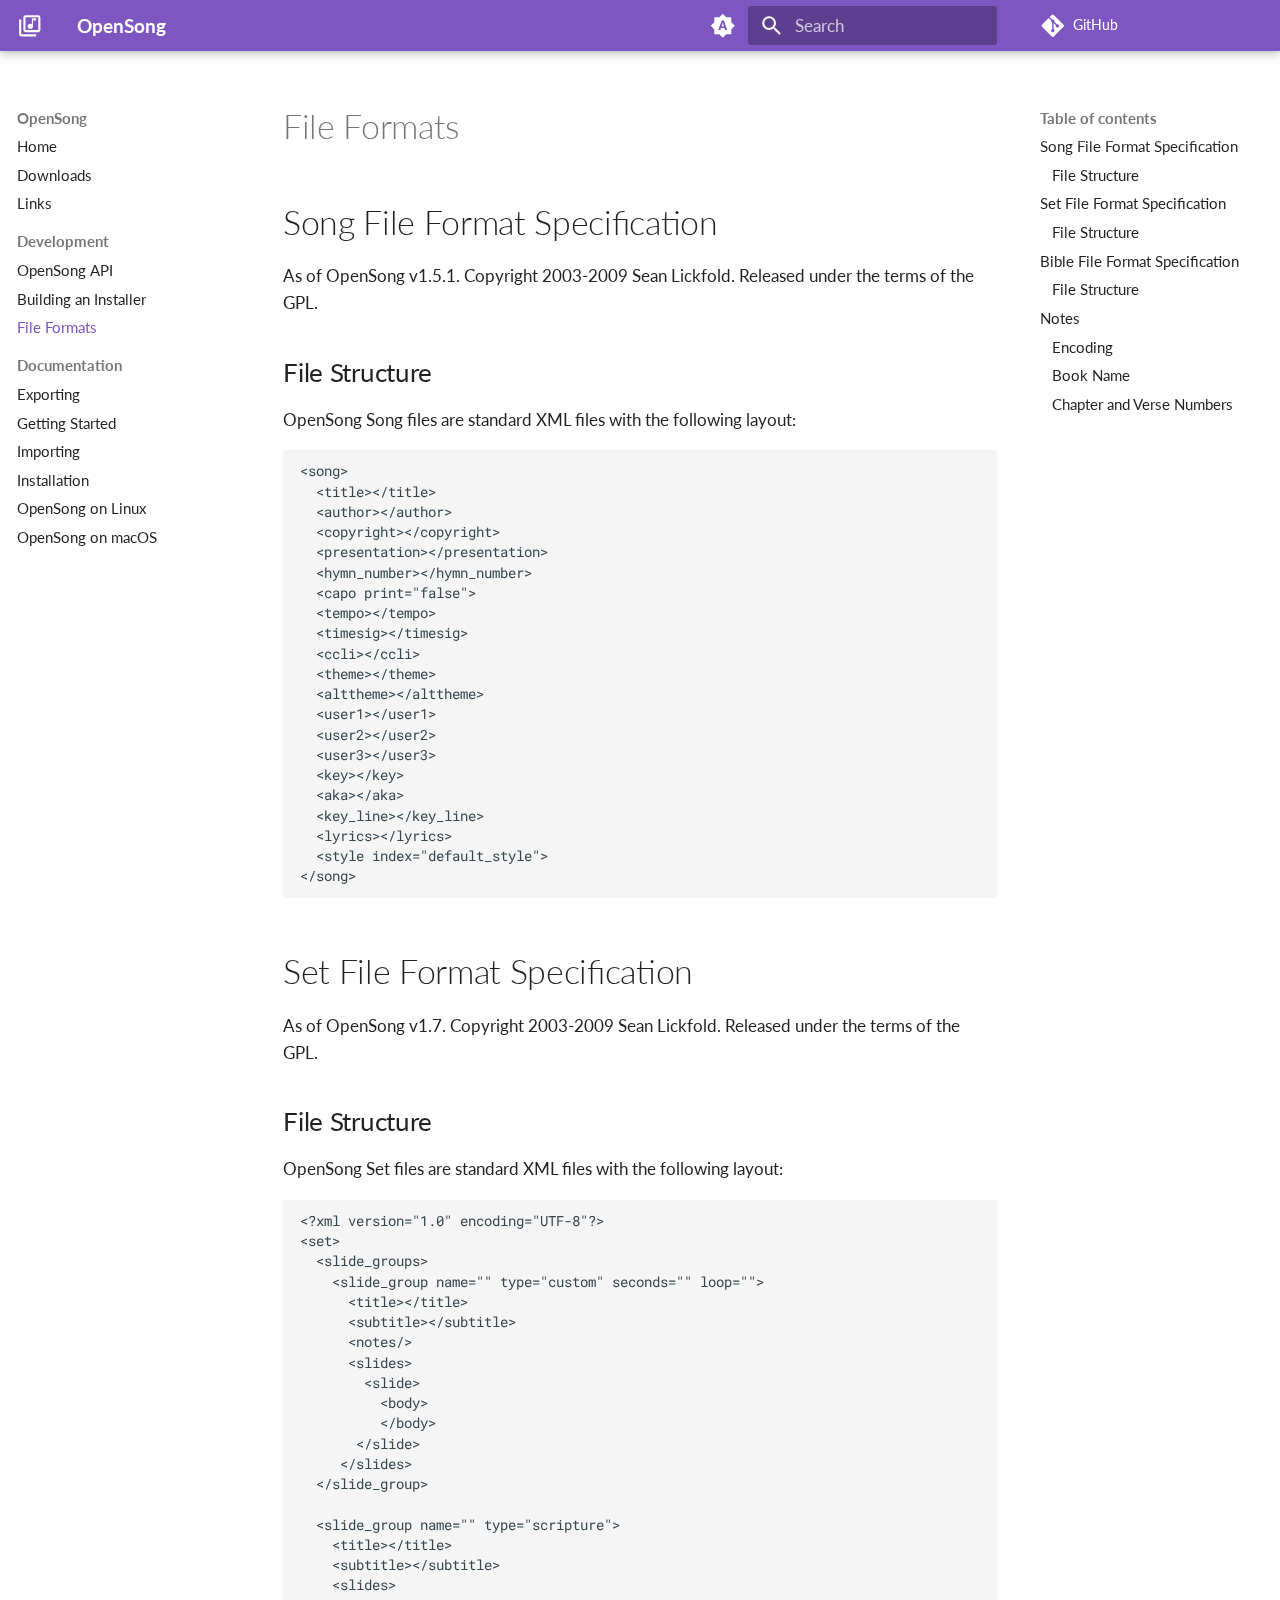
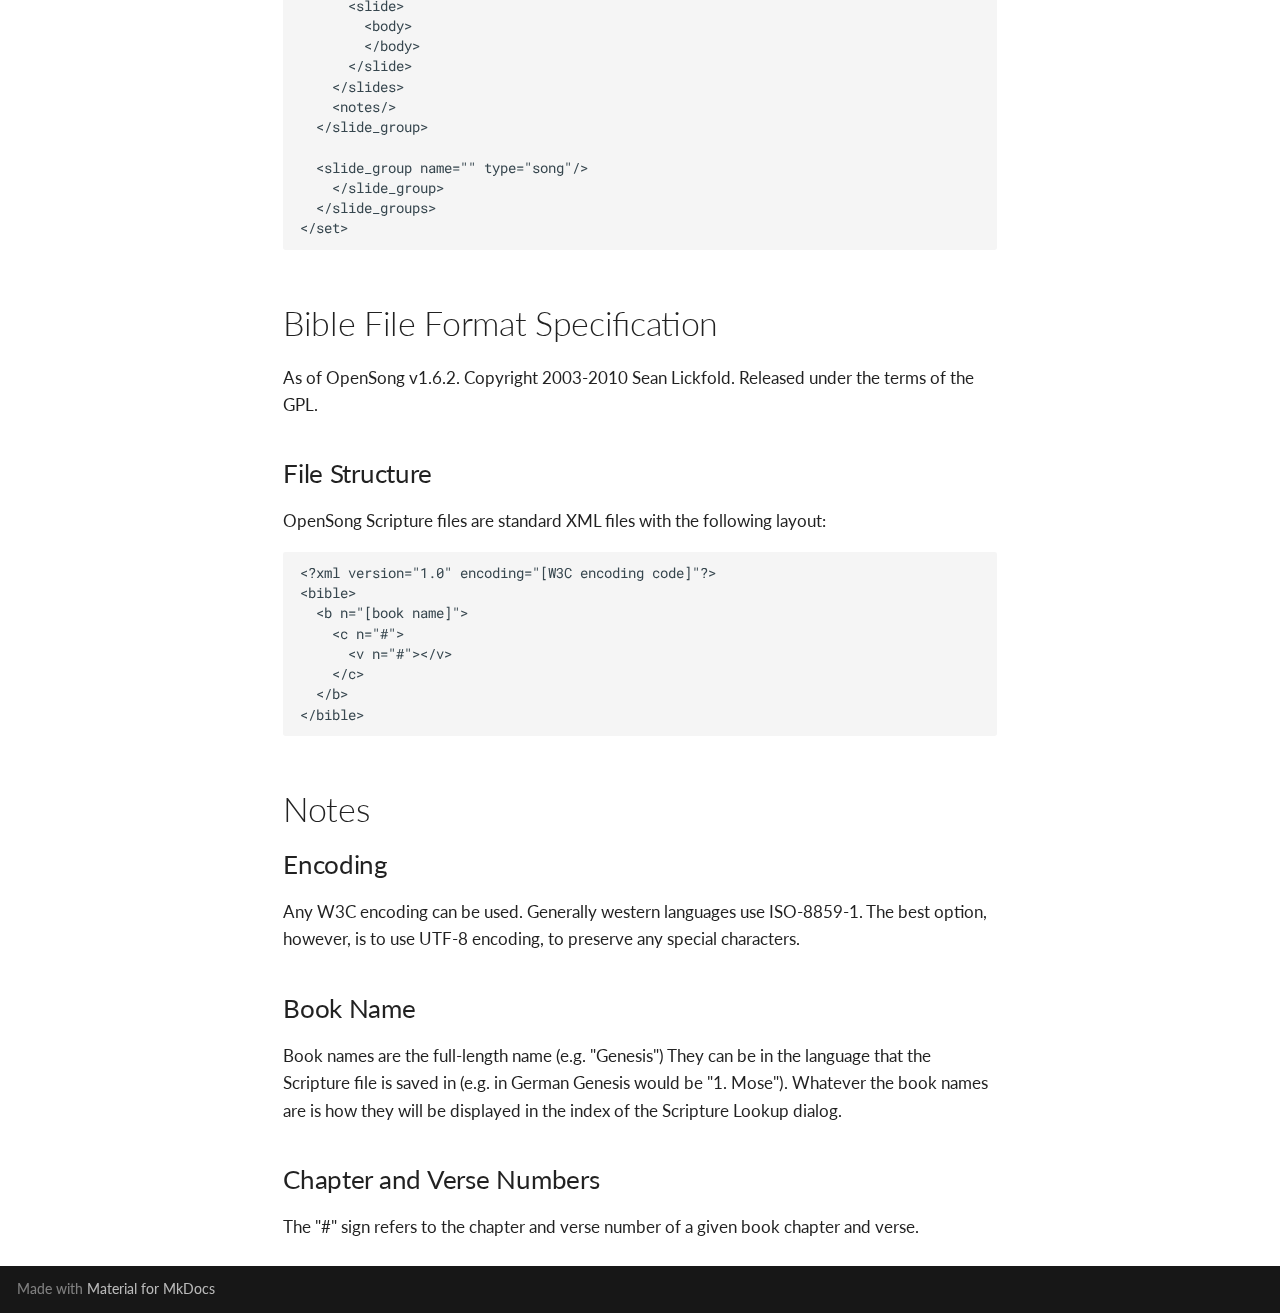
<file: development/file-formats/index.html>
<!doctype html>
<html lang="en" class="no-js">
  <head>
    
      <meta charset="utf-8">
      <meta name="viewport" content="width=device-width,initial-scale=1">
      
      
      
      
        <link rel="prev" href="../building-an-installer/">
      
      
        <link rel="next" href="../../documentation/exporting/">
      
      
      <link rel="icon" href="../../favicon.ico">
      <meta name="generator" content="mkdocs-1.6.1, mkdocs-material-9.5.48">
    
    
      
        <title>File Formats - OpenSong</title>
      
    
    
      <link rel="stylesheet" href="../../assets/stylesheets/main.6f8fc17f.min.css">
      
        
        <link rel="stylesheet" href="../../assets/stylesheets/palette.06af60db.min.css">
      
      


    
    
      
    
    
      
        
        
        <link rel="preconnect" href="https://fonts.gstatic.com" crossorigin>
        <link rel="stylesheet" href="https://fonts.googleapis.com/css?family=Lato:300,300i,400,400i,700,700i%7CRoboto+Mono:400,400i,700,700i&display=fallback">
        <style>:root{--md-text-font:"Lato";--md-code-font:"Roboto Mono"}</style>
      
    
    
      <link rel="stylesheet" href="../../public/css/style.css">
    
    <script>__md_scope=new URL("../..",location),__md_hash=e=>[...e].reduce(((e,_)=>(e<<5)-e+_.charCodeAt(0)),0),__md_get=(e,_=localStorage,t=__md_scope)=>JSON.parse(_.getItem(t.pathname+"."+e)),__md_set=(e,_,t=localStorage,a=__md_scope)=>{try{t.setItem(a.pathname+"."+e,JSON.stringify(_))}catch(e){}}</script>
    
      

    
    
    
  </head>
  
  
    
    
      
    
    
    
    
    <body dir="ltr" data-md-color-scheme="slate" data-md-color-primary="deep-purple" data-md-color-accent="deep-orange">
  
    
    <input class="md-toggle" data-md-toggle="drawer" type="checkbox" id="__drawer" autocomplete="off">
    <input class="md-toggle" data-md-toggle="search" type="checkbox" id="__search" autocomplete="off">
    <label class="md-overlay" for="__drawer"></label>
    <div data-md-component="skip">
      
        
        <a href="#file-formats" class="md-skip">
          Skip to content
        </a>
      
    </div>
    <div data-md-component="announce">
      
    </div>
    
    
      

  

<header class="md-header md-header--shadow" data-md-component="header">
  <nav class="md-header__inner md-grid" aria-label="Header">
    <a href="../.." title="OpenSong" class="md-header__button md-logo" aria-label="OpenSong" data-md-component="logo">
      
  
  <svg xmlns="http://www.w3.org/2000/svg" viewBox="0 0 24 24"><path d="M20 2H8a2 2 0 0 0-2 2v12a2 2 0 0 0 2 2h12a2 2 0 0 0 2-2V4a2 2 0 0 0-2-2m0 14H8V4h12m-7.5 11a2.5 2.5 0 0 0 2.5-2.5V7h3V5h-4v5.5c-.42-.31-.93-.5-1.5-.5a2.5 2.5 0 0 0-2.5 2.5 2.5 2.5 0 0 0 2.5 2.5M4 6H2v14a2 2 0 0 0 2 2h14v-2H4"/></svg>

    </a>
    <label class="md-header__button md-icon" for="__drawer">
      
      <svg xmlns="http://www.w3.org/2000/svg" viewBox="0 0 24 24"><path d="M3 6h18v2H3zm0 5h18v2H3zm0 5h18v2H3z"/></svg>
    </label>
    <div class="md-header__title" data-md-component="header-title">
      <div class="md-header__ellipsis">
        <div class="md-header__topic">
          <span class="md-ellipsis">
            OpenSong
          </span>
        </div>
        <div class="md-header__topic" data-md-component="header-topic">
          <span class="md-ellipsis">
            
              File Formats
            
          </span>
        </div>
      </div>
    </div>
    
      
        <form class="md-header__option" data-md-component="palette">
  
    
    
    
    <input class="md-option" data-md-color-media="(prefers-color-scheme: dark)" data-md-color-scheme="slate" data-md-color-primary="deep-purple" data-md-color-accent="deep-orange"  aria-label="Switch to system preference"  type="radio" name="__palette" id="__palette_0">
    
      <label class="md-header__button md-icon" title="Switch to system preference" for="__palette_1" hidden>
        <svg xmlns="http://www.w3.org/2000/svg" viewBox="0 0 24 24"><path d="M12 18c-.89 0-1.74-.2-2.5-.55C11.56 16.5 13 14.42 13 12s-1.44-4.5-3.5-5.45C10.26 6.2 11.11 6 12 6a6 6 0 0 1 6 6 6 6 0 0 1-6 6m8-9.31V4h-4.69L12 .69 8.69 4H4v4.69L.69 12 4 15.31V20h4.69L12 23.31 15.31 20H20v-4.69L23.31 12z"/></svg>
      </label>
    
  
    
    
    
    <input class="md-option" data-md-color-media="(prefers-color-scheme)" data-md-color-scheme="default" data-md-color-primary="deep-purple" data-md-color-accent="deep-orange"  aria-label="Switch to light mode"  type="radio" name="__palette" id="__palette_1">
    
      <label class="md-header__button md-icon" title="Switch to light mode" for="__palette_2" hidden>
        <svg xmlns="http://www.w3.org/2000/svg" viewBox="0 0 24 24"><path d="m14.3 16-.7-2h-3.2l-.7 2H7.8L11 7h2l3.2 9zM20 8.69V4h-4.69L12 .69 8.69 4H4v4.69L.69 12 4 15.31V20h4.69L12 23.31 15.31 20H20v-4.69L23.31 12zm-9.15 3.96h2.3L12 9z"/></svg>
      </label>
    
  
    
    
    
    <input class="md-option" data-md-color-media="(prefers-color-scheme: light)" data-md-color-scheme="default" data-md-color-primary="deep-purple" data-md-color-accent="deep-orange"  aria-label="Switch to dark mode"  type="radio" name="__palette" id="__palette_2">
    
      <label class="md-header__button md-icon" title="Switch to dark mode" for="__palette_0" hidden>
        <svg xmlns="http://www.w3.org/2000/svg" viewBox="0 0 24 24"><path d="M12 8a4 4 0 0 0-4 4 4 4 0 0 0 4 4 4 4 0 0 0 4-4 4 4 0 0 0-4-4m0 10a6 6 0 0 1-6-6 6 6 0 0 1 6-6 6 6 0 0 1 6 6 6 6 0 0 1-6 6m8-9.31V4h-4.69L12 .69 8.69 4H4v4.69L.69 12 4 15.31V20h4.69L12 23.31 15.31 20H20v-4.69L23.31 12z"/></svg>
      </label>
    
  
</form>
      
    
    
      <script>var palette=__md_get("__palette");if(palette&&palette.color){if("(prefers-color-scheme)"===palette.color.media){var media=matchMedia("(prefers-color-scheme: light)"),input=document.querySelector(media.matches?"[data-md-color-media='(prefers-color-scheme: light)']":"[data-md-color-media='(prefers-color-scheme: dark)']");palette.color.media=input.getAttribute("data-md-color-media"),palette.color.scheme=input.getAttribute("data-md-color-scheme"),palette.color.primary=input.getAttribute("data-md-color-primary"),palette.color.accent=input.getAttribute("data-md-color-accent")}for(var[key,value]of Object.entries(palette.color))document.body.setAttribute("data-md-color-"+key,value)}</script>
    
    
    
      <label class="md-header__button md-icon" for="__search">
        
        <svg xmlns="http://www.w3.org/2000/svg" viewBox="0 0 24 24"><path d="M9.5 3A6.5 6.5 0 0 1 16 9.5c0 1.61-.59 3.09-1.56 4.23l.27.27h.79l5 5-1.5 1.5-5-5v-.79l-.27-.27A6.52 6.52 0 0 1 9.5 16 6.5 6.5 0 0 1 3 9.5 6.5 6.5 0 0 1 9.5 3m0 2C7 5 5 7 5 9.5S7 14 9.5 14 14 12 14 9.5 12 5 9.5 5"/></svg>
      </label>
      <div class="md-search" data-md-component="search" role="dialog">
  <label class="md-search__overlay" for="__search"></label>
  <div class="md-search__inner" role="search">
    <form class="md-search__form" name="search">
      <input type="text" class="md-search__input" name="query" aria-label="Search" placeholder="Search" autocapitalize="off" autocorrect="off" autocomplete="off" spellcheck="false" data-md-component="search-query" required>
      <label class="md-search__icon md-icon" for="__search">
        
        <svg xmlns="http://www.w3.org/2000/svg" viewBox="0 0 24 24"><path d="M9.5 3A6.5 6.5 0 0 1 16 9.5c0 1.61-.59 3.09-1.56 4.23l.27.27h.79l5 5-1.5 1.5-5-5v-.79l-.27-.27A6.52 6.52 0 0 1 9.5 16 6.5 6.5 0 0 1 3 9.5 6.5 6.5 0 0 1 9.5 3m0 2C7 5 5 7 5 9.5S7 14 9.5 14 14 12 14 9.5 12 5 9.5 5"/></svg>
        
        <svg xmlns="http://www.w3.org/2000/svg" viewBox="0 0 24 24"><path d="M20 11v2H8l5.5 5.5-1.42 1.42L4.16 12l7.92-7.92L13.5 5.5 8 11z"/></svg>
      </label>
      <nav class="md-search__options" aria-label="Search">
        
        <button type="reset" class="md-search__icon md-icon" title="Clear" aria-label="Clear" tabindex="-1">
          
          <svg xmlns="http://www.w3.org/2000/svg" viewBox="0 0 24 24"><path d="M19 6.41 17.59 5 12 10.59 6.41 5 5 6.41 10.59 12 5 17.59 6.41 19 12 13.41 17.59 19 19 17.59 13.41 12z"/></svg>
        </button>
      </nav>
      
    </form>
    <div class="md-search__output">
      <div class="md-search__scrollwrap" tabindex="0" data-md-scrollfix>
        <div class="md-search-result" data-md-component="search-result">
          <div class="md-search-result__meta">
            Initializing search
          </div>
          <ol class="md-search-result__list" role="presentation"></ol>
        </div>
      </div>
    </div>
  </div>
</div>
    
    
      <div class="md-header__source">
        <a href="https://github.com/seansbox/opensong-org" title="Go to repository" class="md-source" data-md-component="source">
  <div class="md-source__icon md-icon">
    
    <svg xmlns="http://www.w3.org/2000/svg" viewBox="0 0 448 512"><!--! Font Awesome Free 6.7.1 by @fontawesome - https://fontawesome.com License - https://fontawesome.com/license/free (Icons: CC BY 4.0, Fonts: SIL OFL 1.1, Code: MIT License) Copyright 2024 Fonticons, Inc.--><path d="M439.55 236.05 244 40.45a28.87 28.87 0 0 0-40.81 0l-40.66 40.63 51.52 51.52c27.06-9.14 52.68 16.77 43.39 43.68l49.66 49.66c34.23-11.8 61.18 31 35.47 56.69-26.49 26.49-70.21-2.87-56-37.34L240.22 199v121.85c25.3 12.54 22.26 41.85 9.08 55a34.34 34.34 0 0 1-48.55 0c-17.57-17.6-11.07-46.91 11.25-56v-123c-20.8-8.51-24.6-30.74-18.64-45L142.57 101 8.45 235.14a28.86 28.86 0 0 0 0 40.81l195.61 195.6a28.86 28.86 0 0 0 40.8 0l194.69-194.69a28.86 28.86 0 0 0 0-40.81"/></svg>
  </div>
  <div class="md-source__repository">
    GitHub
  </div>
</a>
      </div>
    
  </nav>
  
</header>
    
    <div class="md-container" data-md-component="container">
      
      
        
          
        
      
      <main class="md-main" data-md-component="main">
        <div class="md-main__inner md-grid">
          
            
              
              <div class="md-sidebar md-sidebar--primary" data-md-component="sidebar" data-md-type="navigation" >
                <div class="md-sidebar__scrollwrap">
                  <div class="md-sidebar__inner">
                    



<nav class="md-nav md-nav--primary" aria-label="Navigation" data-md-level="0">
  <label class="md-nav__title" for="__drawer">
    <a href="../.." title="OpenSong" class="md-nav__button md-logo" aria-label="OpenSong" data-md-component="logo">
      
  
  <svg xmlns="http://www.w3.org/2000/svg" viewBox="0 0 24 24"><path d="M20 2H8a2 2 0 0 0-2 2v12a2 2 0 0 0 2 2h12a2 2 0 0 0 2-2V4a2 2 0 0 0-2-2m0 14H8V4h12m-7.5 11a2.5 2.5 0 0 0 2.5-2.5V7h3V5h-4v5.5c-.42-.31-.93-.5-1.5-.5a2.5 2.5 0 0 0-2.5 2.5 2.5 2.5 0 0 0 2.5 2.5M4 6H2v14a2 2 0 0 0 2 2h14v-2H4"/></svg>

    </a>
    OpenSong
  </label>
  
    <div class="md-nav__source">
      <a href="https://github.com/seansbox/opensong-org" title="Go to repository" class="md-source" data-md-component="source">
  <div class="md-source__icon md-icon">
    
    <svg xmlns="http://www.w3.org/2000/svg" viewBox="0 0 448 512"><!--! Font Awesome Free 6.7.1 by @fontawesome - https://fontawesome.com License - https://fontawesome.com/license/free (Icons: CC BY 4.0, Fonts: SIL OFL 1.1, Code: MIT License) Copyright 2024 Fonticons, Inc.--><path d="M439.55 236.05 244 40.45a28.87 28.87 0 0 0-40.81 0l-40.66 40.63 51.52 51.52c27.06-9.14 52.68 16.77 43.39 43.68l49.66 49.66c34.23-11.8 61.18 31 35.47 56.69-26.49 26.49-70.21-2.87-56-37.34L240.22 199v121.85c25.3 12.54 22.26 41.85 9.08 55a34.34 34.34 0 0 1-48.55 0c-17.57-17.6-11.07-46.91 11.25-56v-123c-20.8-8.51-24.6-30.74-18.64-45L142.57 101 8.45 235.14a28.86 28.86 0 0 0 0 40.81l195.61 195.6a28.86 28.86 0 0 0 40.8 0l194.69-194.69a28.86 28.86 0 0 0 0-40.81"/></svg>
  </div>
  <div class="md-source__repository">
    GitHub
  </div>
</a>
    </div>
  
  <ul class="md-nav__list" data-md-scrollfix>
    
      
      
  
  
  
  
    <li class="md-nav__item">
      <a href="../.." class="md-nav__link">
        
  
  <span class="md-ellipsis">
    Home
  </span>
  

      </a>
    </li>
  

    
      
      
  
  
  
  
    <li class="md-nav__item">
      <a href="../../downloads/" class="md-nav__link">
        
  
  <span class="md-ellipsis">
    Downloads
  </span>
  

      </a>
    </li>
  

    
      
      
  
  
  
  
    <li class="md-nav__item">
      <a href="../../links/" class="md-nav__link">
        
  
  <span class="md-ellipsis">
    Links
  </span>
  

      </a>
    </li>
  

    
      
      
  
  
    
  
  
  
    
    
    
      
        
        
      
    
    
    <li class="md-nav__item md-nav__item--active md-nav__item--section md-nav__item--nested">
      
        
        
        <input class="md-nav__toggle md-toggle " type="checkbox" id="__nav_4" checked>
        
          
          <label class="md-nav__link" for="__nav_4" id="__nav_4_label" tabindex="">
            
  
  <span class="md-ellipsis">
    Development
  </span>
  

            <span class="md-nav__icon md-icon"></span>
          </label>
        
        <nav class="md-nav" data-md-level="1" aria-labelledby="__nav_4_label" aria-expanded="true">
          <label class="md-nav__title" for="__nav_4">
            <span class="md-nav__icon md-icon"></span>
            Development
          </label>
          <ul class="md-nav__list" data-md-scrollfix>
            
              
                
  
  
  
  
    <li class="md-nav__item">
      <a href="../api/" class="md-nav__link">
        
  
  <span class="md-ellipsis">
    OpenSong API
  </span>
  

      </a>
    </li>
  

              
            
              
                
  
  
  
  
    <li class="md-nav__item">
      <a href="../building-an-installer/" class="md-nav__link">
        
  
  <span class="md-ellipsis">
    Building an Installer
  </span>
  

      </a>
    </li>
  

              
            
              
                
  
  
    
  
  
  
    <li class="md-nav__item md-nav__item--active">
      
      <input class="md-nav__toggle md-toggle" type="checkbox" id="__toc">
      
      
        
      
      
        <label class="md-nav__link md-nav__link--active" for="__toc">
          
  
  <span class="md-ellipsis">
    File Formats
  </span>
  

          <span class="md-nav__icon md-icon"></span>
        </label>
      
      <a href="./" class="md-nav__link md-nav__link--active">
        
  
  <span class="md-ellipsis">
    File Formats
  </span>
  

      </a>
      
        

<nav class="md-nav md-nav--secondary" aria-label="Table of contents">
  
  
  
    
  
  
    <label class="md-nav__title" for="__toc">
      <span class="md-nav__icon md-icon"></span>
      Table of contents
    </label>
    <ul class="md-nav__list" data-md-component="toc" data-md-scrollfix>
      
        <li class="md-nav__item">
  <a href="#song-file-format-specification" class="md-nav__link">
    <span class="md-ellipsis">
      Song File Format Specification
    </span>
  </a>
  
    <nav class="md-nav" aria-label="Song File Format Specification">
      <ul class="md-nav__list">
        
          <li class="md-nav__item">
  <a href="#file-structure" class="md-nav__link">
    <span class="md-ellipsis">
      File Structure
    </span>
  </a>
  
</li>
        
      </ul>
    </nav>
  
</li>
      
        <li class="md-nav__item">
  <a href="#set-file-format-specification" class="md-nav__link">
    <span class="md-ellipsis">
      Set File Format Specification
    </span>
  </a>
  
    <nav class="md-nav" aria-label="Set File Format Specification">
      <ul class="md-nav__list">
        
          <li class="md-nav__item">
  <a href="#file-structure_1" class="md-nav__link">
    <span class="md-ellipsis">
      File Structure
    </span>
  </a>
  
</li>
        
      </ul>
    </nav>
  
</li>
      
        <li class="md-nav__item">
  <a href="#bible-file-format-specification" class="md-nav__link">
    <span class="md-ellipsis">
      Bible File Format Specification
    </span>
  </a>
  
    <nav class="md-nav" aria-label="Bible File Format Specification">
      <ul class="md-nav__list">
        
          <li class="md-nav__item">
  <a href="#file-structure_2" class="md-nav__link">
    <span class="md-ellipsis">
      File Structure
    </span>
  </a>
  
</li>
        
      </ul>
    </nav>
  
</li>
      
        <li class="md-nav__item">
  <a href="#notes" class="md-nav__link">
    <span class="md-ellipsis">
      Notes
    </span>
  </a>
  
    <nav class="md-nav" aria-label="Notes">
      <ul class="md-nav__list">
        
          <li class="md-nav__item">
  <a href="#encoding" class="md-nav__link">
    <span class="md-ellipsis">
      Encoding
    </span>
  </a>
  
</li>
        
          <li class="md-nav__item">
  <a href="#book-name" class="md-nav__link">
    <span class="md-ellipsis">
      Book Name
    </span>
  </a>
  
</li>
        
          <li class="md-nav__item">
  <a href="#chapter-and-verse-numbers" class="md-nav__link">
    <span class="md-ellipsis">
      Chapter and Verse Numbers
    </span>
  </a>
  
</li>
        
      </ul>
    </nav>
  
</li>
      
    </ul>
  
</nav>
      
    </li>
  

              
            
          </ul>
        </nav>
      
    </li>
  

    
      
      
  
  
  
  
    
    
    
      
        
        
      
    
    
    <li class="md-nav__item md-nav__item--section md-nav__item--nested">
      
        
        
        <input class="md-nav__toggle md-toggle " type="checkbox" id="__nav_5" >
        
          
          <label class="md-nav__link" for="__nav_5" id="__nav_5_label" tabindex="">
            
  
  <span class="md-ellipsis">
    Documentation
  </span>
  

            <span class="md-nav__icon md-icon"></span>
          </label>
        
        <nav class="md-nav" data-md-level="1" aria-labelledby="__nav_5_label" aria-expanded="false">
          <label class="md-nav__title" for="__nav_5">
            <span class="md-nav__icon md-icon"></span>
            Documentation
          </label>
          <ul class="md-nav__list" data-md-scrollfix>
            
              
                
  
  
  
  
    <li class="md-nav__item">
      <a href="../../documentation/exporting/" class="md-nav__link">
        
  
  <span class="md-ellipsis">
    Exporting
  </span>
  

      </a>
    </li>
  

              
            
              
                
  
  
  
  
    <li class="md-nav__item">
      <a href="../../documentation/getting-started/" class="md-nav__link">
        
  
  <span class="md-ellipsis">
    Getting Started
  </span>
  

      </a>
    </li>
  

              
            
              
                
  
  
  
  
    <li class="md-nav__item">
      <a href="../../documentation/importing/" class="md-nav__link">
        
  
  <span class="md-ellipsis">
    Importing
  </span>
  

      </a>
    </li>
  

              
            
              
                
  
  
  
  
    <li class="md-nav__item">
      <a href="../../documentation/installation/" class="md-nav__link">
        
  
  <span class="md-ellipsis">
    Installation
  </span>
  

      </a>
    </li>
  

              
            
              
                
  
  
  
  
    <li class="md-nav__item">
      <a href="../../documentation/opensong-on-linux/" class="md-nav__link">
        
  
  <span class="md-ellipsis">
    OpenSong on Linux
  </span>
  

      </a>
    </li>
  

              
            
              
                
  
  
  
  
    <li class="md-nav__item">
      <a href="../../documentation/opensong-on-mac/" class="md-nav__link">
        
  
  <span class="md-ellipsis">
    OpenSong on macOS
  </span>
  

      </a>
    </li>
  

              
            
          </ul>
        </nav>
      
    </li>
  

    
  </ul>
</nav>
                  </div>
                </div>
              </div>
            
            
              
              <div class="md-sidebar md-sidebar--secondary" data-md-component="sidebar" data-md-type="toc" >
                <div class="md-sidebar__scrollwrap">
                  <div class="md-sidebar__inner">
                    

<nav class="md-nav md-nav--secondary" aria-label="Table of contents">
  
  
  
    
  
  
    <label class="md-nav__title" for="__toc">
      <span class="md-nav__icon md-icon"></span>
      Table of contents
    </label>
    <ul class="md-nav__list" data-md-component="toc" data-md-scrollfix>
      
        <li class="md-nav__item">
  <a href="#song-file-format-specification" class="md-nav__link">
    <span class="md-ellipsis">
      Song File Format Specification
    </span>
  </a>
  
    <nav class="md-nav" aria-label="Song File Format Specification">
      <ul class="md-nav__list">
        
          <li class="md-nav__item">
  <a href="#file-structure" class="md-nav__link">
    <span class="md-ellipsis">
      File Structure
    </span>
  </a>
  
</li>
        
      </ul>
    </nav>
  
</li>
      
        <li class="md-nav__item">
  <a href="#set-file-format-specification" class="md-nav__link">
    <span class="md-ellipsis">
      Set File Format Specification
    </span>
  </a>
  
    <nav class="md-nav" aria-label="Set File Format Specification">
      <ul class="md-nav__list">
        
          <li class="md-nav__item">
  <a href="#file-structure_1" class="md-nav__link">
    <span class="md-ellipsis">
      File Structure
    </span>
  </a>
  
</li>
        
      </ul>
    </nav>
  
</li>
      
        <li class="md-nav__item">
  <a href="#bible-file-format-specification" class="md-nav__link">
    <span class="md-ellipsis">
      Bible File Format Specification
    </span>
  </a>
  
    <nav class="md-nav" aria-label="Bible File Format Specification">
      <ul class="md-nav__list">
        
          <li class="md-nav__item">
  <a href="#file-structure_2" class="md-nav__link">
    <span class="md-ellipsis">
      File Structure
    </span>
  </a>
  
</li>
        
      </ul>
    </nav>
  
</li>
      
        <li class="md-nav__item">
  <a href="#notes" class="md-nav__link">
    <span class="md-ellipsis">
      Notes
    </span>
  </a>
  
    <nav class="md-nav" aria-label="Notes">
      <ul class="md-nav__list">
        
          <li class="md-nav__item">
  <a href="#encoding" class="md-nav__link">
    <span class="md-ellipsis">
      Encoding
    </span>
  </a>
  
</li>
        
          <li class="md-nav__item">
  <a href="#book-name" class="md-nav__link">
    <span class="md-ellipsis">
      Book Name
    </span>
  </a>
  
</li>
        
          <li class="md-nav__item">
  <a href="#chapter-and-verse-numbers" class="md-nav__link">
    <span class="md-ellipsis">
      Chapter and Verse Numbers
    </span>
  </a>
  
</li>
        
      </ul>
    </nav>
  
</li>
      
    </ul>
  
</nav>
                  </div>
                </div>
              </div>
            
          
          
            <div class="md-content" data-md-component="content">
              <article class="md-content__inner md-typeset">
                
                  

  
  


<h1 id="file-formats">File Formats</h1>
<h2 id="song-file-format-specification">Song File Format Specification</h2>
<p>As of OpenSong v1.5.1. Copyright 2003-2009 Sean Lickfold. Released under the terms of the GPL.</p>
<h3 id="file-structure">File Structure</h3>
<p>OpenSong Song files are standard XML files with the following layout:</p>
<div class="highlight"><pre><span></span><code>&lt;song&gt;
  &lt;title&gt;&lt;/title&gt;
  &lt;author&gt;&lt;/author&gt;
  &lt;copyright&gt;&lt;/copyright&gt;
  &lt;presentation&gt;&lt;/presentation&gt;
  &lt;hymn_number&gt;&lt;/hymn_number&gt;
  &lt;capo print=&quot;false&quot;&gt;
  &lt;tempo&gt;&lt;/tempo&gt;
  &lt;timesig&gt;&lt;/timesig&gt;
  &lt;ccli&gt;&lt;/ccli&gt;
  &lt;theme&gt;&lt;/theme&gt;
  &lt;alttheme&gt;&lt;/alttheme&gt;
  &lt;user1&gt;&lt;/user1&gt;
  &lt;user2&gt;&lt;/user2&gt;
  &lt;user3&gt;&lt;/user3&gt;
  &lt;key&gt;&lt;/key&gt;
  &lt;aka&gt;&lt;/aka&gt;
  &lt;key_line&gt;&lt;/key_line&gt;
  &lt;lyrics&gt;&lt;/lyrics&gt;
  &lt;style index=&quot;default_style&quot;&gt;
&lt;/song&gt;
</code></pre></div>
<h2 id="set-file-format-specification">Set File Format Specification</h2>
<p>As of OpenSong v1.7. Copyright 2003-2009 Sean Lickfold. Released under the terms of the GPL.</p>
<h3 id="file-structure_1">File Structure</h3>
<p>OpenSong Set files are standard XML files with the following layout:</p>
<div class="highlight"><pre><span></span><code>&lt;?xml version=&quot;1.0&quot; encoding=&quot;UTF-8&quot;?&gt;
&lt;set&gt;
  &lt;slide_groups&gt;
    &lt;slide_group name=&quot;&quot; type=&quot;custom&quot; seconds=&quot;&quot; loop=&quot;&quot;&gt;
      &lt;title&gt;&lt;/title&gt;
      &lt;subtitle&gt;&lt;/subtitle&gt;
      &lt;notes/&gt;
      &lt;slides&gt;
        &lt;slide&gt;
          &lt;body&gt;
          &lt;/body&gt;
       &lt;/slide&gt;
     &lt;/slides&gt;
  &lt;/slide_group&gt;

  &lt;slide_group name=&quot;&quot; type=&quot;scripture&quot;&gt;
    &lt;title&gt;&lt;/title&gt;
    &lt;subtitle&gt;&lt;/subtitle&gt;
    &lt;slides&gt;
      &lt;slide&gt;
        &lt;body&gt;
        &lt;/body&gt;
      &lt;/slide&gt;
    &lt;/slides&gt;
    &lt;notes/&gt;
  &lt;/slide_group&gt;

  &lt;slide_group name=&quot;&quot; type=&quot;song&quot;/&gt;
    &lt;/slide_group&gt;
  &lt;/slide_groups&gt;
&lt;/set&gt;
</code></pre></div>
<h2 id="bible-file-format-specification">Bible File Format Specification</h2>
<p>As of OpenSong v1.6.2. Copyright 2003-2010 Sean Lickfold. Released under the terms of the GPL.</p>
<h3 id="file-structure_2">File Structure</h3>
<p>OpenSong Scripture files are standard XML files with the following layout:</p>
<div class="highlight"><pre><span></span><code>&lt;?xml version=&quot;1.0&quot; encoding=&quot;[W3C encoding code]&quot;?&gt;
&lt;bible&gt;
  &lt;b n=&quot;[book name]&quot;&gt;
    &lt;c n=&quot;#&quot;&gt;
      &lt;v n=&quot;#&quot;&gt;&lt;/v&gt;
    &lt;/c&gt;
  &lt;/b&gt;
&lt;/bible&gt;
</code></pre></div>
<h2 id="notes">Notes</h2>
<h3 id="encoding">Encoding</h3>
<p>Any W3C encoding can be used. Generally western languages use ISO-8859-1. The best option, however, is to use UTF-8 encoding, to preserve any special characters.</p>
<h3 id="book-name">Book Name</h3>
<p>Book names are the full-length name (e.g. "Genesis") They can be in the language that the Scripture file is saved in (e.g. in German Genesis would be "1. Mose"). Whatever the book names are is how they will be displayed in the index of the Scripture Lookup dialog.</p>
<h3 id="chapter-and-verse-numbers">Chapter and Verse Numbers</h3>
<p>The "#" sign refers to the chapter and verse number of a given book chapter and verse.</p>












                
              </article>
            </div>
          
          
<script>var target=document.getElementById(location.hash.slice(1));target&&target.name&&(target.checked=target.name.startsWith("__tabbed_"))</script>
        </div>
        
      </main>
      
        <footer class="md-footer">
  
  <div class="md-footer-meta md-typeset">
    <div class="md-footer-meta__inner md-grid">
      <div class="md-copyright">
  
  
    Made with
    <a href="https://squidfunk.github.io/mkdocs-material/" target="_blank" rel="noopener">
      Material for MkDocs
    </a>
  
</div>
      
    </div>
  </div>
</footer>
      
    </div>
    <div class="md-dialog" data-md-component="dialog">
      <div class="md-dialog__inner md-typeset"></div>
    </div>
    
    
    <script id="__config" type="application/json">{"base": "../..", "features": ["navigation.sections"], "search": "../../assets/javascripts/workers/search.6ce7567c.min.js", "translations": {"clipboard.copied": "Copied to clipboard", "clipboard.copy": "Copy to clipboard", "search.result.more.one": "1 more on this page", "search.result.more.other": "# more on this page", "search.result.none": "No matching documents", "search.result.one": "1 matching document", "search.result.other": "# matching documents", "search.result.placeholder": "Type to start searching", "search.result.term.missing": "Missing", "select.version": "Select version"}}</script>
    
    
      <script src="../../assets/javascripts/bundle.83f73b43.min.js"></script>
      
    
  </body>
</html>
</file>
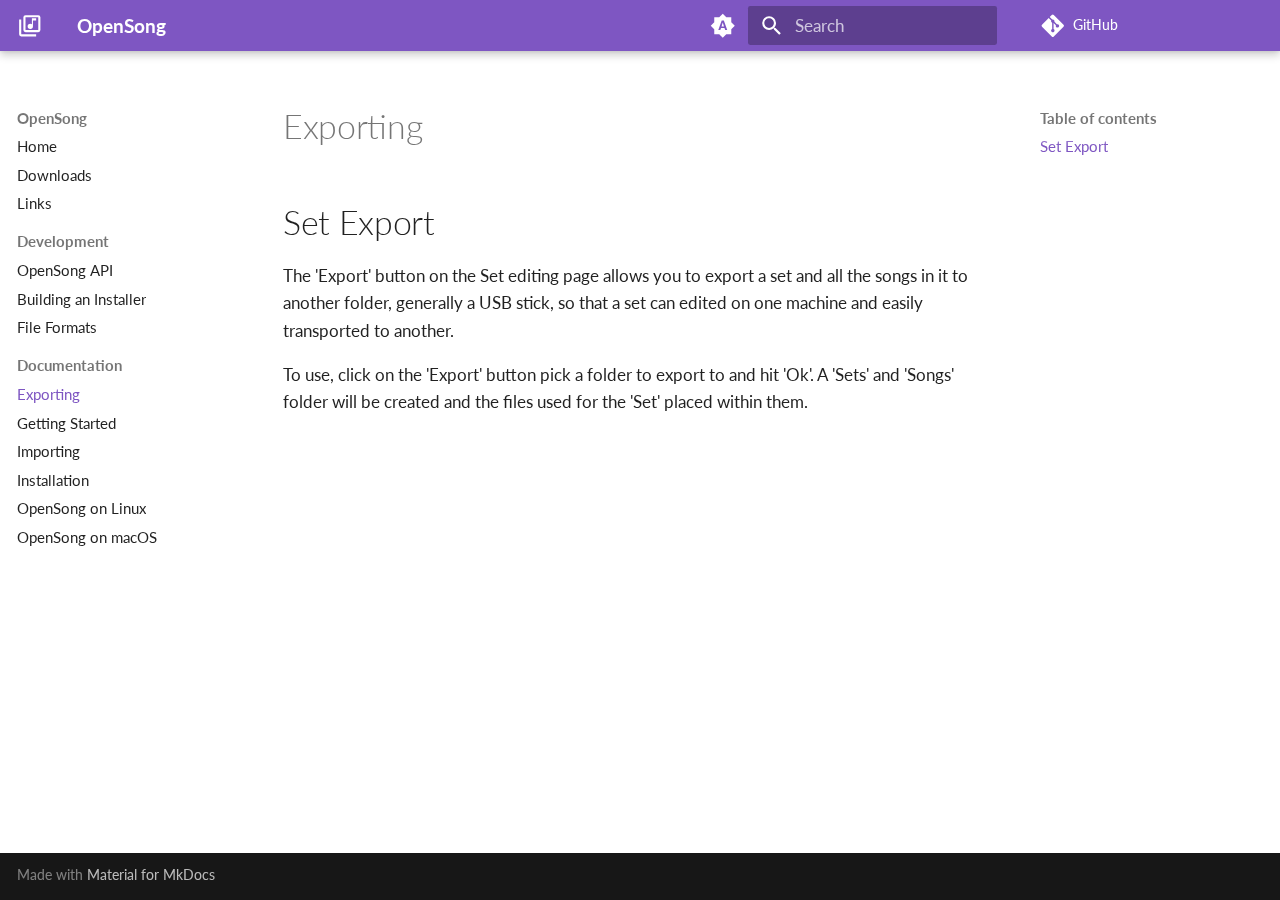
<file: documentation/exporting/index.html>
<!doctype html>
<html lang="en" class="no-js">
  <head>
    
      <meta charset="utf-8">
      <meta name="viewport" content="width=device-width,initial-scale=1">
      
      
      
      
        <link rel="prev" href="../../development/file-formats/">
      
      
        <link rel="next" href="../getting-started/">
      
      
      <link rel="icon" href="../../favicon.ico">
      <meta name="generator" content="mkdocs-1.6.1, mkdocs-material-9.5.48">
    
    
      
        <title>Exporting - OpenSong</title>
      
    
    
      <link rel="stylesheet" href="../../assets/stylesheets/main.6f8fc17f.min.css">
      
        
        <link rel="stylesheet" href="../../assets/stylesheets/palette.06af60db.min.css">
      
      


    
    
      
    
    
      
        
        
        <link rel="preconnect" href="https://fonts.gstatic.com" crossorigin>
        <link rel="stylesheet" href="https://fonts.googleapis.com/css?family=Lato:300,300i,400,400i,700,700i%7CRoboto+Mono:400,400i,700,700i&display=fallback">
        <style>:root{--md-text-font:"Lato";--md-code-font:"Roboto Mono"}</style>
      
    
    
      <link rel="stylesheet" href="../../public/css/style.css">
    
    <script>__md_scope=new URL("../..",location),__md_hash=e=>[...e].reduce(((e,_)=>(e<<5)-e+_.charCodeAt(0)),0),__md_get=(e,_=localStorage,t=__md_scope)=>JSON.parse(_.getItem(t.pathname+"."+e)),__md_set=(e,_,t=localStorage,a=__md_scope)=>{try{t.setItem(a.pathname+"."+e,JSON.stringify(_))}catch(e){}}</script>
    
      

    
    
    
  </head>
  
  
    
    
      
    
    
    
    
    <body dir="ltr" data-md-color-scheme="slate" data-md-color-primary="deep-purple" data-md-color-accent="deep-orange">
  
    
    <input class="md-toggle" data-md-toggle="drawer" type="checkbox" id="__drawer" autocomplete="off">
    <input class="md-toggle" data-md-toggle="search" type="checkbox" id="__search" autocomplete="off">
    <label class="md-overlay" for="__drawer"></label>
    <div data-md-component="skip">
      
        
        <a href="#exporting" class="md-skip">
          Skip to content
        </a>
      
    </div>
    <div data-md-component="announce">
      
    </div>
    
    
      

  

<header class="md-header md-header--shadow" data-md-component="header">
  <nav class="md-header__inner md-grid" aria-label="Header">
    <a href="../.." title="OpenSong" class="md-header__button md-logo" aria-label="OpenSong" data-md-component="logo">
      
  
  <svg xmlns="http://www.w3.org/2000/svg" viewBox="0 0 24 24"><path d="M20 2H8a2 2 0 0 0-2 2v12a2 2 0 0 0 2 2h12a2 2 0 0 0 2-2V4a2 2 0 0 0-2-2m0 14H8V4h12m-7.5 11a2.5 2.5 0 0 0 2.5-2.5V7h3V5h-4v5.5c-.42-.31-.93-.5-1.5-.5a2.5 2.5 0 0 0-2.5 2.5 2.5 2.5 0 0 0 2.5 2.5M4 6H2v14a2 2 0 0 0 2 2h14v-2H4"/></svg>

    </a>
    <label class="md-header__button md-icon" for="__drawer">
      
      <svg xmlns="http://www.w3.org/2000/svg" viewBox="0 0 24 24"><path d="M3 6h18v2H3zm0 5h18v2H3zm0 5h18v2H3z"/></svg>
    </label>
    <div class="md-header__title" data-md-component="header-title">
      <div class="md-header__ellipsis">
        <div class="md-header__topic">
          <span class="md-ellipsis">
            OpenSong
          </span>
        </div>
        <div class="md-header__topic" data-md-component="header-topic">
          <span class="md-ellipsis">
            
              Exporting
            
          </span>
        </div>
      </div>
    </div>
    
      
        <form class="md-header__option" data-md-component="palette">
  
    
    
    
    <input class="md-option" data-md-color-media="(prefers-color-scheme: dark)" data-md-color-scheme="slate" data-md-color-primary="deep-purple" data-md-color-accent="deep-orange"  aria-label="Switch to system preference"  type="radio" name="__palette" id="__palette_0">
    
      <label class="md-header__button md-icon" title="Switch to system preference" for="__palette_1" hidden>
        <svg xmlns="http://www.w3.org/2000/svg" viewBox="0 0 24 24"><path d="M12 18c-.89 0-1.74-.2-2.5-.55C11.56 16.5 13 14.42 13 12s-1.44-4.5-3.5-5.45C10.26 6.2 11.11 6 12 6a6 6 0 0 1 6 6 6 6 0 0 1-6 6m8-9.31V4h-4.69L12 .69 8.69 4H4v4.69L.69 12 4 15.31V20h4.69L12 23.31 15.31 20H20v-4.69L23.31 12z"/></svg>
      </label>
    
  
    
    
    
    <input class="md-option" data-md-color-media="(prefers-color-scheme)" data-md-color-scheme="default" data-md-color-primary="deep-purple" data-md-color-accent="deep-orange"  aria-label="Switch to light mode"  type="radio" name="__palette" id="__palette_1">
    
      <label class="md-header__button md-icon" title="Switch to light mode" for="__palette_2" hidden>
        <svg xmlns="http://www.w3.org/2000/svg" viewBox="0 0 24 24"><path d="m14.3 16-.7-2h-3.2l-.7 2H7.8L11 7h2l3.2 9zM20 8.69V4h-4.69L12 .69 8.69 4H4v4.69L.69 12 4 15.31V20h4.69L12 23.31 15.31 20H20v-4.69L23.31 12zm-9.15 3.96h2.3L12 9z"/></svg>
      </label>
    
  
    
    
    
    <input class="md-option" data-md-color-media="(prefers-color-scheme: light)" data-md-color-scheme="default" data-md-color-primary="deep-purple" data-md-color-accent="deep-orange"  aria-label="Switch to dark mode"  type="radio" name="__palette" id="__palette_2">
    
      <label class="md-header__button md-icon" title="Switch to dark mode" for="__palette_0" hidden>
        <svg xmlns="http://www.w3.org/2000/svg" viewBox="0 0 24 24"><path d="M12 8a4 4 0 0 0-4 4 4 4 0 0 0 4 4 4 4 0 0 0 4-4 4 4 0 0 0-4-4m0 10a6 6 0 0 1-6-6 6 6 0 0 1 6-6 6 6 0 0 1 6 6 6 6 0 0 1-6 6m8-9.31V4h-4.69L12 .69 8.69 4H4v4.69L.69 12 4 15.31V20h4.69L12 23.31 15.31 20H20v-4.69L23.31 12z"/></svg>
      </label>
    
  
</form>
      
    
    
      <script>var palette=__md_get("__palette");if(palette&&palette.color){if("(prefers-color-scheme)"===palette.color.media){var media=matchMedia("(prefers-color-scheme: light)"),input=document.querySelector(media.matches?"[data-md-color-media='(prefers-color-scheme: light)']":"[data-md-color-media='(prefers-color-scheme: dark)']");palette.color.media=input.getAttribute("data-md-color-media"),palette.color.scheme=input.getAttribute("data-md-color-scheme"),palette.color.primary=input.getAttribute("data-md-color-primary"),palette.color.accent=input.getAttribute("data-md-color-accent")}for(var[key,value]of Object.entries(palette.color))document.body.setAttribute("data-md-color-"+key,value)}</script>
    
    
    
      <label class="md-header__button md-icon" for="__search">
        
        <svg xmlns="http://www.w3.org/2000/svg" viewBox="0 0 24 24"><path d="M9.5 3A6.5 6.5 0 0 1 16 9.5c0 1.61-.59 3.09-1.56 4.23l.27.27h.79l5 5-1.5 1.5-5-5v-.79l-.27-.27A6.52 6.52 0 0 1 9.5 16 6.5 6.5 0 0 1 3 9.5 6.5 6.5 0 0 1 9.5 3m0 2C7 5 5 7 5 9.5S7 14 9.5 14 14 12 14 9.5 12 5 9.5 5"/></svg>
      </label>
      <div class="md-search" data-md-component="search" role="dialog">
  <label class="md-search__overlay" for="__search"></label>
  <div class="md-search__inner" role="search">
    <form class="md-search__form" name="search">
      <input type="text" class="md-search__input" name="query" aria-label="Search" placeholder="Search" autocapitalize="off" autocorrect="off" autocomplete="off" spellcheck="false" data-md-component="search-query" required>
      <label class="md-search__icon md-icon" for="__search">
        
        <svg xmlns="http://www.w3.org/2000/svg" viewBox="0 0 24 24"><path d="M9.5 3A6.5 6.5 0 0 1 16 9.5c0 1.61-.59 3.09-1.56 4.23l.27.27h.79l5 5-1.5 1.5-5-5v-.79l-.27-.27A6.52 6.52 0 0 1 9.5 16 6.5 6.5 0 0 1 3 9.5 6.5 6.5 0 0 1 9.5 3m0 2C7 5 5 7 5 9.5S7 14 9.5 14 14 12 14 9.5 12 5 9.5 5"/></svg>
        
        <svg xmlns="http://www.w3.org/2000/svg" viewBox="0 0 24 24"><path d="M20 11v2H8l5.5 5.5-1.42 1.42L4.16 12l7.92-7.92L13.5 5.5 8 11z"/></svg>
      </label>
      <nav class="md-search__options" aria-label="Search">
        
        <button type="reset" class="md-search__icon md-icon" title="Clear" aria-label="Clear" tabindex="-1">
          
          <svg xmlns="http://www.w3.org/2000/svg" viewBox="0 0 24 24"><path d="M19 6.41 17.59 5 12 10.59 6.41 5 5 6.41 10.59 12 5 17.59 6.41 19 12 13.41 17.59 19 19 17.59 13.41 12z"/></svg>
        </button>
      </nav>
      
    </form>
    <div class="md-search__output">
      <div class="md-search__scrollwrap" tabindex="0" data-md-scrollfix>
        <div class="md-search-result" data-md-component="search-result">
          <div class="md-search-result__meta">
            Initializing search
          </div>
          <ol class="md-search-result__list" role="presentation"></ol>
        </div>
      </div>
    </div>
  </div>
</div>
    
    
      <div class="md-header__source">
        <a href="https://github.com/seansbox/opensong-org" title="Go to repository" class="md-source" data-md-component="source">
  <div class="md-source__icon md-icon">
    
    <svg xmlns="http://www.w3.org/2000/svg" viewBox="0 0 448 512"><!--! Font Awesome Free 6.7.1 by @fontawesome - https://fontawesome.com License - https://fontawesome.com/license/free (Icons: CC BY 4.0, Fonts: SIL OFL 1.1, Code: MIT License) Copyright 2024 Fonticons, Inc.--><path d="M439.55 236.05 244 40.45a28.87 28.87 0 0 0-40.81 0l-40.66 40.63 51.52 51.52c27.06-9.14 52.68 16.77 43.39 43.68l49.66 49.66c34.23-11.8 61.18 31 35.47 56.69-26.49 26.49-70.21-2.87-56-37.34L240.22 199v121.85c25.3 12.54 22.26 41.85 9.08 55a34.34 34.34 0 0 1-48.55 0c-17.57-17.6-11.07-46.91 11.25-56v-123c-20.8-8.51-24.6-30.74-18.64-45L142.57 101 8.45 235.14a28.86 28.86 0 0 0 0 40.81l195.61 195.6a28.86 28.86 0 0 0 40.8 0l194.69-194.69a28.86 28.86 0 0 0 0-40.81"/></svg>
  </div>
  <div class="md-source__repository">
    GitHub
  </div>
</a>
      </div>
    
  </nav>
  
</header>
    
    <div class="md-container" data-md-component="container">
      
      
        
          
        
      
      <main class="md-main" data-md-component="main">
        <div class="md-main__inner md-grid">
          
            
              
              <div class="md-sidebar md-sidebar--primary" data-md-component="sidebar" data-md-type="navigation" >
                <div class="md-sidebar__scrollwrap">
                  <div class="md-sidebar__inner">
                    



<nav class="md-nav md-nav--primary" aria-label="Navigation" data-md-level="0">
  <label class="md-nav__title" for="__drawer">
    <a href="../.." title="OpenSong" class="md-nav__button md-logo" aria-label="OpenSong" data-md-component="logo">
      
  
  <svg xmlns="http://www.w3.org/2000/svg" viewBox="0 0 24 24"><path d="M20 2H8a2 2 0 0 0-2 2v12a2 2 0 0 0 2 2h12a2 2 0 0 0 2-2V4a2 2 0 0 0-2-2m0 14H8V4h12m-7.5 11a2.5 2.5 0 0 0 2.5-2.5V7h3V5h-4v5.5c-.42-.31-.93-.5-1.5-.5a2.5 2.5 0 0 0-2.5 2.5 2.5 2.5 0 0 0 2.5 2.5M4 6H2v14a2 2 0 0 0 2 2h14v-2H4"/></svg>

    </a>
    OpenSong
  </label>
  
    <div class="md-nav__source">
      <a href="https://github.com/seansbox/opensong-org" title="Go to repository" class="md-source" data-md-component="source">
  <div class="md-source__icon md-icon">
    
    <svg xmlns="http://www.w3.org/2000/svg" viewBox="0 0 448 512"><!--! Font Awesome Free 6.7.1 by @fontawesome - https://fontawesome.com License - https://fontawesome.com/license/free (Icons: CC BY 4.0, Fonts: SIL OFL 1.1, Code: MIT License) Copyright 2024 Fonticons, Inc.--><path d="M439.55 236.05 244 40.45a28.87 28.87 0 0 0-40.81 0l-40.66 40.63 51.52 51.52c27.06-9.14 52.68 16.77 43.39 43.68l49.66 49.66c34.23-11.8 61.18 31 35.47 56.69-26.49 26.49-70.21-2.87-56-37.34L240.22 199v121.85c25.3 12.54 22.26 41.85 9.08 55a34.34 34.34 0 0 1-48.55 0c-17.57-17.6-11.07-46.91 11.25-56v-123c-20.8-8.51-24.6-30.74-18.64-45L142.57 101 8.45 235.14a28.86 28.86 0 0 0 0 40.81l195.61 195.6a28.86 28.86 0 0 0 40.8 0l194.69-194.69a28.86 28.86 0 0 0 0-40.81"/></svg>
  </div>
  <div class="md-source__repository">
    GitHub
  </div>
</a>
    </div>
  
  <ul class="md-nav__list" data-md-scrollfix>
    
      
      
  
  
  
  
    <li class="md-nav__item">
      <a href="../.." class="md-nav__link">
        
  
  <span class="md-ellipsis">
    Home
  </span>
  

      </a>
    </li>
  

    
      
      
  
  
  
  
    <li class="md-nav__item">
      <a href="../../downloads/" class="md-nav__link">
        
  
  <span class="md-ellipsis">
    Downloads
  </span>
  

      </a>
    </li>
  

    
      
      
  
  
  
  
    <li class="md-nav__item">
      <a href="../../links/" class="md-nav__link">
        
  
  <span class="md-ellipsis">
    Links
  </span>
  

      </a>
    </li>
  

    
      
      
  
  
  
  
    
    
    
      
        
        
      
    
    
    <li class="md-nav__item md-nav__item--section md-nav__item--nested">
      
        
        
        <input class="md-nav__toggle md-toggle " type="checkbox" id="__nav_4" >
        
          
          <label class="md-nav__link" for="__nav_4" id="__nav_4_label" tabindex="">
            
  
  <span class="md-ellipsis">
    Development
  </span>
  

            <span class="md-nav__icon md-icon"></span>
          </label>
        
        <nav class="md-nav" data-md-level="1" aria-labelledby="__nav_4_label" aria-expanded="false">
          <label class="md-nav__title" for="__nav_4">
            <span class="md-nav__icon md-icon"></span>
            Development
          </label>
          <ul class="md-nav__list" data-md-scrollfix>
            
              
                
  
  
  
  
    <li class="md-nav__item">
      <a href="../../development/api/" class="md-nav__link">
        
  
  <span class="md-ellipsis">
    OpenSong API
  </span>
  

      </a>
    </li>
  

              
            
              
                
  
  
  
  
    <li class="md-nav__item">
      <a href="../../development/building-an-installer/" class="md-nav__link">
        
  
  <span class="md-ellipsis">
    Building an Installer
  </span>
  

      </a>
    </li>
  

              
            
              
                
  
  
  
  
    <li class="md-nav__item">
      <a href="../../development/file-formats/" class="md-nav__link">
        
  
  <span class="md-ellipsis">
    File Formats
  </span>
  

      </a>
    </li>
  

              
            
          </ul>
        </nav>
      
    </li>
  

    
      
      
  
  
    
  
  
  
    
    
    
      
        
        
      
    
    
    <li class="md-nav__item md-nav__item--active md-nav__item--section md-nav__item--nested">
      
        
        
        <input class="md-nav__toggle md-toggle " type="checkbox" id="__nav_5" checked>
        
          
          <label class="md-nav__link" for="__nav_5" id="__nav_5_label" tabindex="">
            
  
  <span class="md-ellipsis">
    Documentation
  </span>
  

            <span class="md-nav__icon md-icon"></span>
          </label>
        
        <nav class="md-nav" data-md-level="1" aria-labelledby="__nav_5_label" aria-expanded="true">
          <label class="md-nav__title" for="__nav_5">
            <span class="md-nav__icon md-icon"></span>
            Documentation
          </label>
          <ul class="md-nav__list" data-md-scrollfix>
            
              
                
  
  
    
  
  
  
    <li class="md-nav__item md-nav__item--active">
      
      <input class="md-nav__toggle md-toggle" type="checkbox" id="__toc">
      
      
        
      
      
        <label class="md-nav__link md-nav__link--active" for="__toc">
          
  
  <span class="md-ellipsis">
    Exporting
  </span>
  

          <span class="md-nav__icon md-icon"></span>
        </label>
      
      <a href="./" class="md-nav__link md-nav__link--active">
        
  
  <span class="md-ellipsis">
    Exporting
  </span>
  

      </a>
      
        

<nav class="md-nav md-nav--secondary" aria-label="Table of contents">
  
  
  
    
  
  
    <label class="md-nav__title" for="__toc">
      <span class="md-nav__icon md-icon"></span>
      Table of contents
    </label>
    <ul class="md-nav__list" data-md-component="toc" data-md-scrollfix>
      
        <li class="md-nav__item">
  <a href="#set-export" class="md-nav__link">
    <span class="md-ellipsis">
      Set Export
    </span>
  </a>
  
</li>
      
    </ul>
  
</nav>
      
    </li>
  

              
            
              
                
  
  
  
  
    <li class="md-nav__item">
      <a href="../getting-started/" class="md-nav__link">
        
  
  <span class="md-ellipsis">
    Getting Started
  </span>
  

      </a>
    </li>
  

              
            
              
                
  
  
  
  
    <li class="md-nav__item">
      <a href="../importing/" class="md-nav__link">
        
  
  <span class="md-ellipsis">
    Importing
  </span>
  

      </a>
    </li>
  

              
            
              
                
  
  
  
  
    <li class="md-nav__item">
      <a href="../installation/" class="md-nav__link">
        
  
  <span class="md-ellipsis">
    Installation
  </span>
  

      </a>
    </li>
  

              
            
              
                
  
  
  
  
    <li class="md-nav__item">
      <a href="../opensong-on-linux/" class="md-nav__link">
        
  
  <span class="md-ellipsis">
    OpenSong on Linux
  </span>
  

      </a>
    </li>
  

              
            
              
                
  
  
  
  
    <li class="md-nav__item">
      <a href="../opensong-on-mac/" class="md-nav__link">
        
  
  <span class="md-ellipsis">
    OpenSong on macOS
  </span>
  

      </a>
    </li>
  

              
            
          </ul>
        </nav>
      
    </li>
  

    
  </ul>
</nav>
                  </div>
                </div>
              </div>
            
            
              
              <div class="md-sidebar md-sidebar--secondary" data-md-component="sidebar" data-md-type="toc" >
                <div class="md-sidebar__scrollwrap">
                  <div class="md-sidebar__inner">
                    

<nav class="md-nav md-nav--secondary" aria-label="Table of contents">
  
  
  
    
  
  
    <label class="md-nav__title" for="__toc">
      <span class="md-nav__icon md-icon"></span>
      Table of contents
    </label>
    <ul class="md-nav__list" data-md-component="toc" data-md-scrollfix>
      
        <li class="md-nav__item">
  <a href="#set-export" class="md-nav__link">
    <span class="md-ellipsis">
      Set Export
    </span>
  </a>
  
</li>
      
    </ul>
  
</nav>
                  </div>
                </div>
              </div>
            
          
          
            <div class="md-content" data-md-component="content">
              <article class="md-content__inner md-typeset">
                
                  

  
  


<h1 id="exporting">Exporting</h1>
<h2 id="set-export">Set Export</h2>
<p>The 'Export' button on the Set editing page allows you to export a set and all the songs in it to another folder, generally a USB stick, so that a set can edited on one machine and easily transported to another.</p>
<p>To use, click on the 'Export' button pick a folder to export to and hit 'Ok'. A 'Sets' and 'Songs' folder will be created and the files used for the 'Set' placed within them.</p>












                
              </article>
            </div>
          
          
<script>var target=document.getElementById(location.hash.slice(1));target&&target.name&&(target.checked=target.name.startsWith("__tabbed_"))</script>
        </div>
        
      </main>
      
        <footer class="md-footer">
  
  <div class="md-footer-meta md-typeset">
    <div class="md-footer-meta__inner md-grid">
      <div class="md-copyright">
  
  
    Made with
    <a href="https://squidfunk.github.io/mkdocs-material/" target="_blank" rel="noopener">
      Material for MkDocs
    </a>
  
</div>
      
    </div>
  </div>
</footer>
      
    </div>
    <div class="md-dialog" data-md-component="dialog">
      <div class="md-dialog__inner md-typeset"></div>
    </div>
    
    
    <script id="__config" type="application/json">{"base": "../..", "features": ["navigation.sections"], "search": "../../assets/javascripts/workers/search.6ce7567c.min.js", "translations": {"clipboard.copied": "Copied to clipboard", "clipboard.copy": "Copy to clipboard", "search.result.more.one": "1 more on this page", "search.result.more.other": "# more on this page", "search.result.none": "No matching documents", "search.result.one": "1 matching document", "search.result.other": "# matching documents", "search.result.placeholder": "Type to start searching", "search.result.term.missing": "Missing", "select.version": "Select version"}}</script>
    
    
      <script src="../../assets/javascripts/bundle.83f73b43.min.js"></script>
      
    
  </body>
</html>
</file>
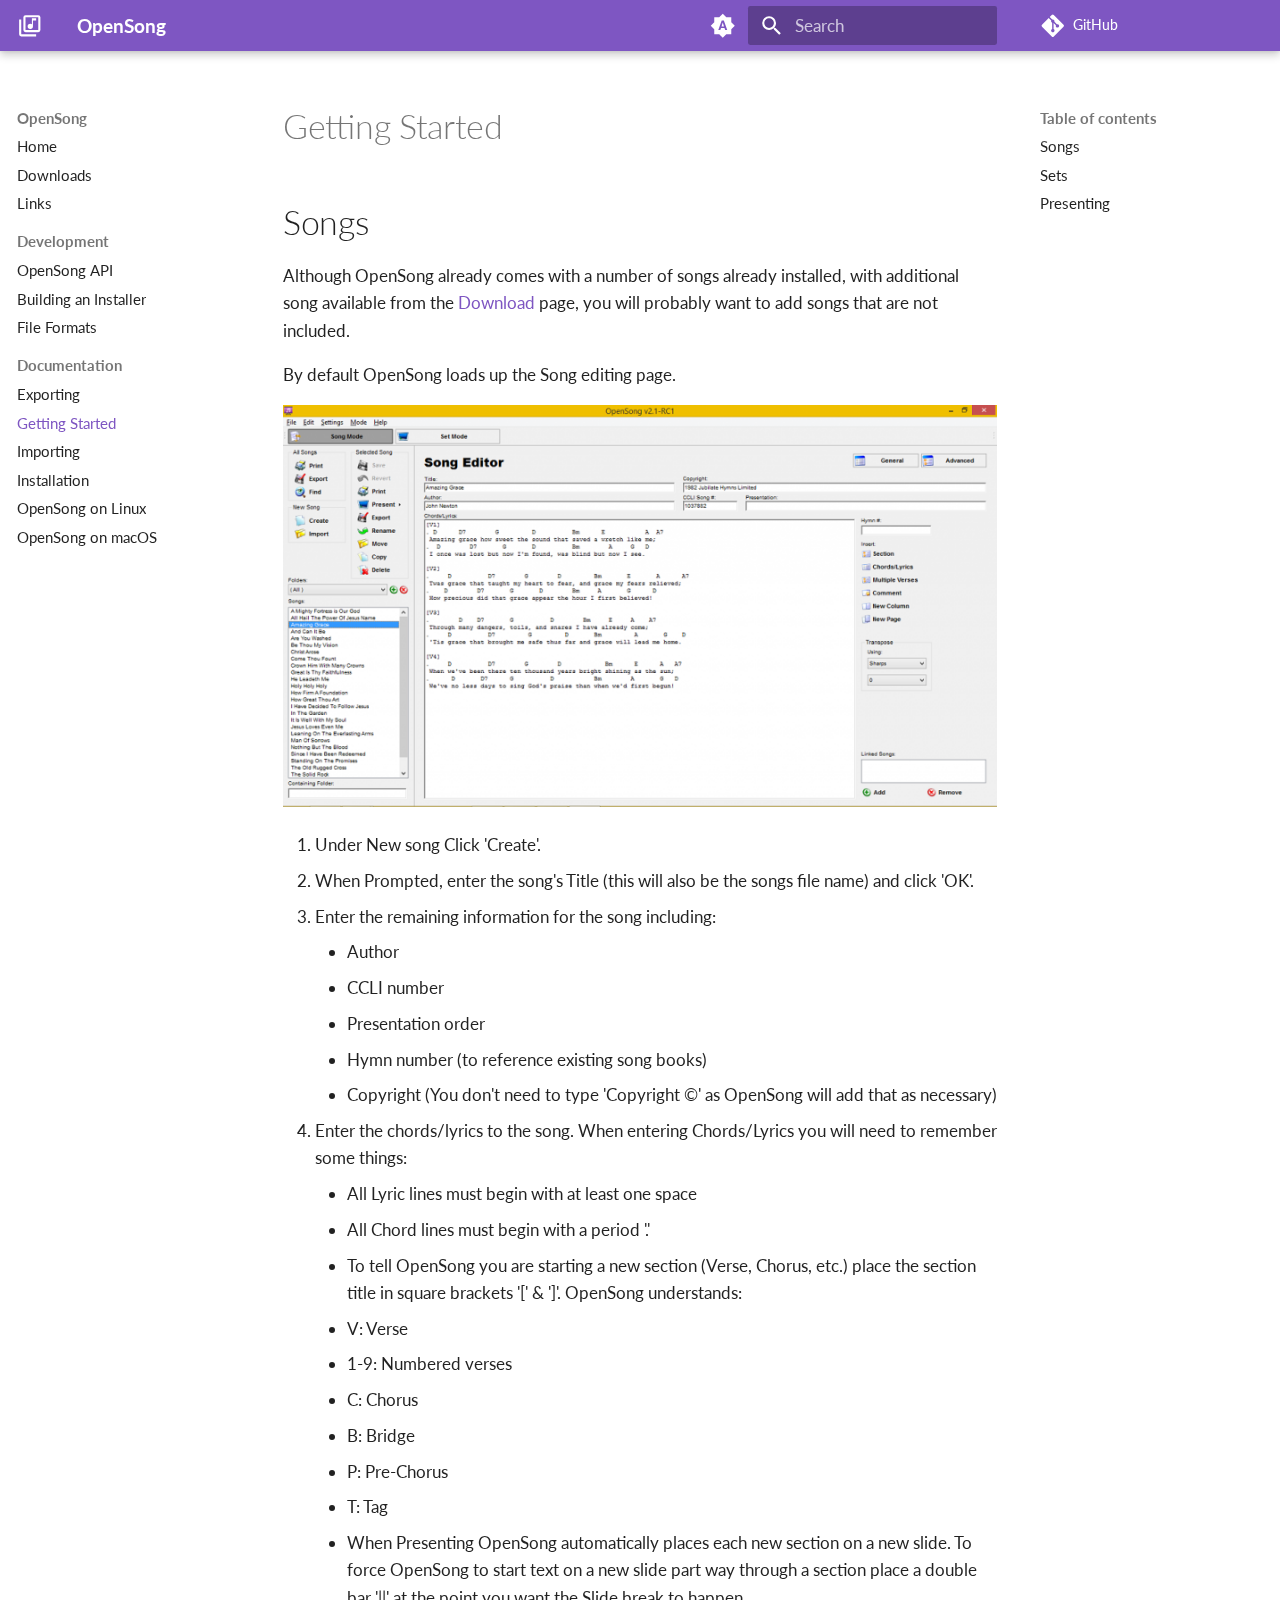
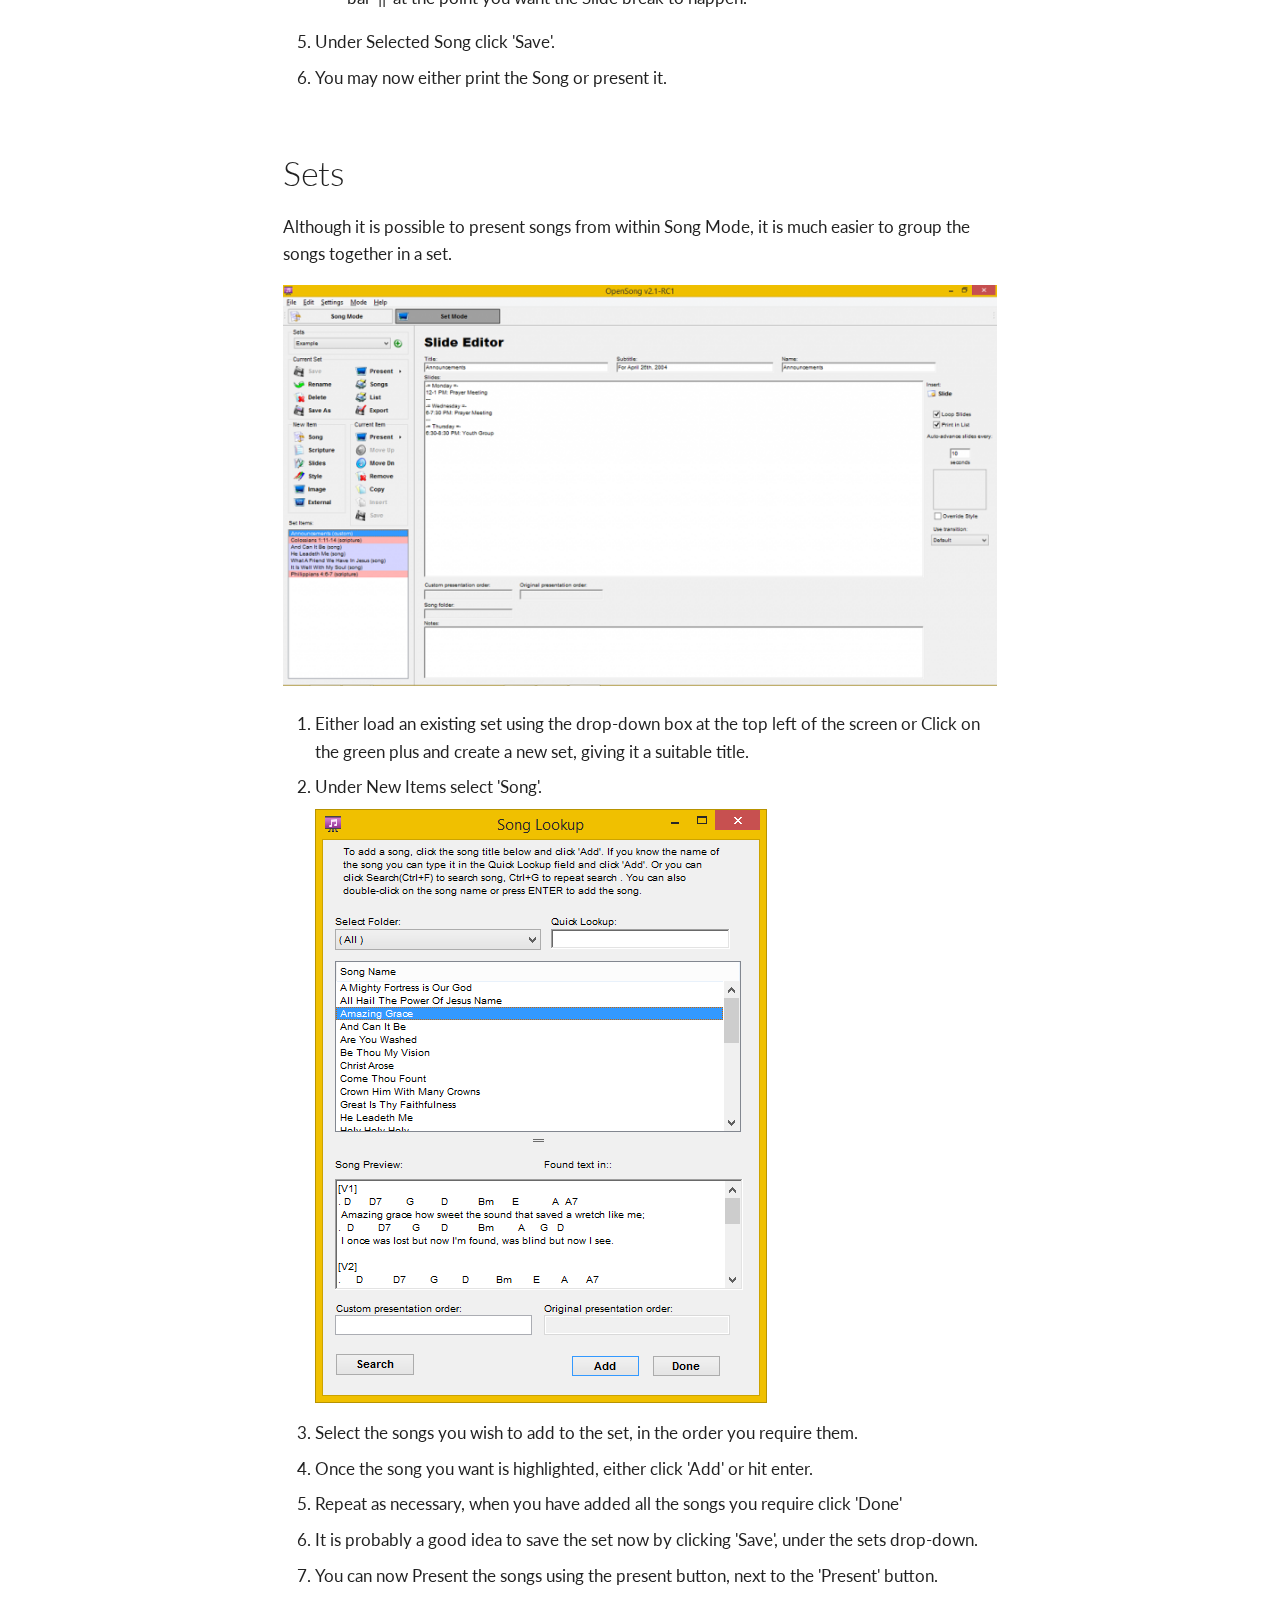
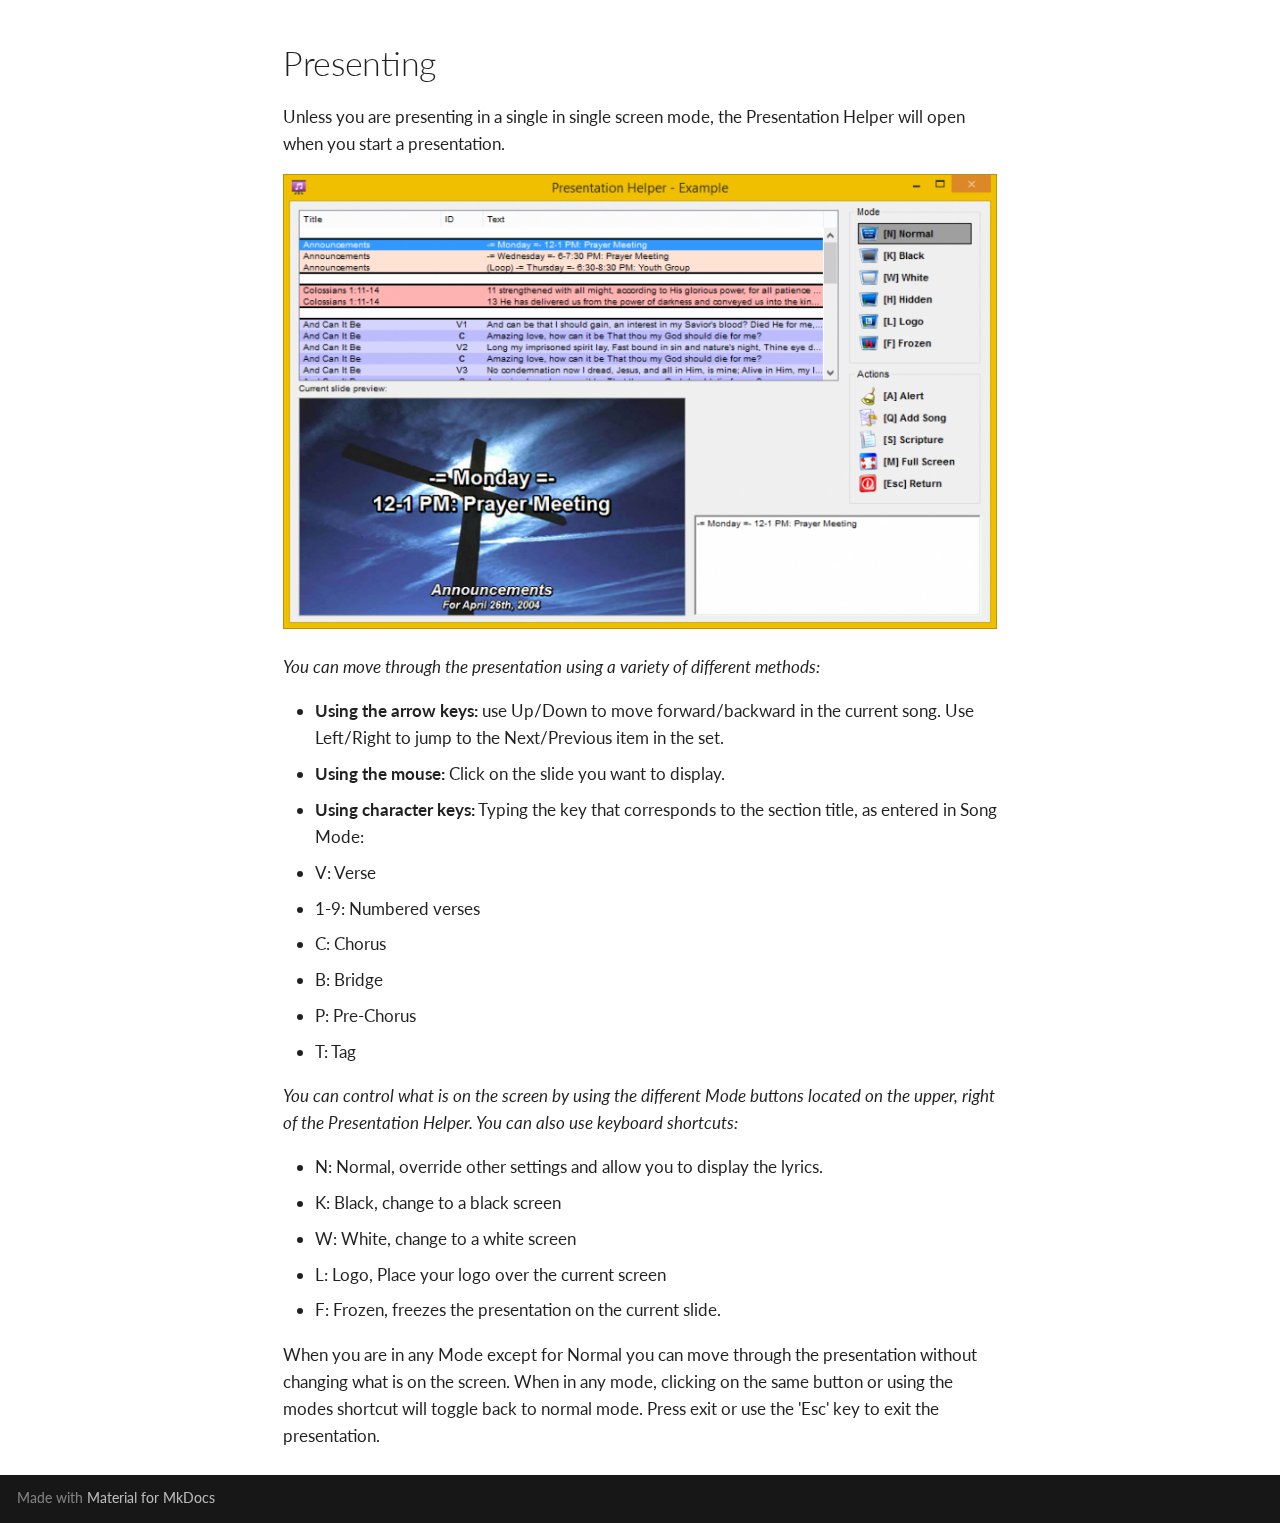
<file: documentation/getting-started/index.html>
<!doctype html>
<html lang="en" class="no-js">
  <head>
    
      <meta charset="utf-8">
      <meta name="viewport" content="width=device-width,initial-scale=1">
      
      
      
      
        <link rel="prev" href="../exporting/">
      
      
        <link rel="next" href="../importing/">
      
      
      <link rel="icon" href="../../favicon.ico">
      <meta name="generator" content="mkdocs-1.6.1, mkdocs-material-9.5.48">
    
    
      
        <title>Getting Started - OpenSong</title>
      
    
    
      <link rel="stylesheet" href="../../assets/stylesheets/main.6f8fc17f.min.css">
      
        
        <link rel="stylesheet" href="../../assets/stylesheets/palette.06af60db.min.css">
      
      


    
    
      
    
    
      
        
        
        <link rel="preconnect" href="https://fonts.gstatic.com" crossorigin>
        <link rel="stylesheet" href="https://fonts.googleapis.com/css?family=Lato:300,300i,400,400i,700,700i%7CRoboto+Mono:400,400i,700,700i&display=fallback">
        <style>:root{--md-text-font:"Lato";--md-code-font:"Roboto Mono"}</style>
      
    
    
      <link rel="stylesheet" href="../../public/css/style.css">
    
    <script>__md_scope=new URL("../..",location),__md_hash=e=>[...e].reduce(((e,_)=>(e<<5)-e+_.charCodeAt(0)),0),__md_get=(e,_=localStorage,t=__md_scope)=>JSON.parse(_.getItem(t.pathname+"."+e)),__md_set=(e,_,t=localStorage,a=__md_scope)=>{try{t.setItem(a.pathname+"."+e,JSON.stringify(_))}catch(e){}}</script>
    
      

    
    
    
  </head>
  
  
    
    
      
    
    
    
    
    <body dir="ltr" data-md-color-scheme="slate" data-md-color-primary="deep-purple" data-md-color-accent="deep-orange">
  
    
    <input class="md-toggle" data-md-toggle="drawer" type="checkbox" id="__drawer" autocomplete="off">
    <input class="md-toggle" data-md-toggle="search" type="checkbox" id="__search" autocomplete="off">
    <label class="md-overlay" for="__drawer"></label>
    <div data-md-component="skip">
      
        
        <a href="#getting-started" class="md-skip">
          Skip to content
        </a>
      
    </div>
    <div data-md-component="announce">
      
    </div>
    
    
      

  

<header class="md-header md-header--shadow" data-md-component="header">
  <nav class="md-header__inner md-grid" aria-label="Header">
    <a href="../.." title="OpenSong" class="md-header__button md-logo" aria-label="OpenSong" data-md-component="logo">
      
  
  <svg xmlns="http://www.w3.org/2000/svg" viewBox="0 0 24 24"><path d="M20 2H8a2 2 0 0 0-2 2v12a2 2 0 0 0 2 2h12a2 2 0 0 0 2-2V4a2 2 0 0 0-2-2m0 14H8V4h12m-7.5 11a2.5 2.5 0 0 0 2.5-2.5V7h3V5h-4v5.5c-.42-.31-.93-.5-1.5-.5a2.5 2.5 0 0 0-2.5 2.5 2.5 2.5 0 0 0 2.5 2.5M4 6H2v14a2 2 0 0 0 2 2h14v-2H4"/></svg>

    </a>
    <label class="md-header__button md-icon" for="__drawer">
      
      <svg xmlns="http://www.w3.org/2000/svg" viewBox="0 0 24 24"><path d="M3 6h18v2H3zm0 5h18v2H3zm0 5h18v2H3z"/></svg>
    </label>
    <div class="md-header__title" data-md-component="header-title">
      <div class="md-header__ellipsis">
        <div class="md-header__topic">
          <span class="md-ellipsis">
            OpenSong
          </span>
        </div>
        <div class="md-header__topic" data-md-component="header-topic">
          <span class="md-ellipsis">
            
              Getting Started
            
          </span>
        </div>
      </div>
    </div>
    
      
        <form class="md-header__option" data-md-component="palette">
  
    
    
    
    <input class="md-option" data-md-color-media="(prefers-color-scheme: dark)" data-md-color-scheme="slate" data-md-color-primary="deep-purple" data-md-color-accent="deep-orange"  aria-label="Switch to system preference"  type="radio" name="__palette" id="__palette_0">
    
      <label class="md-header__button md-icon" title="Switch to system preference" for="__palette_1" hidden>
        <svg xmlns="http://www.w3.org/2000/svg" viewBox="0 0 24 24"><path d="M12 18c-.89 0-1.74-.2-2.5-.55C11.56 16.5 13 14.42 13 12s-1.44-4.5-3.5-5.45C10.26 6.2 11.11 6 12 6a6 6 0 0 1 6 6 6 6 0 0 1-6 6m8-9.31V4h-4.69L12 .69 8.69 4H4v4.69L.69 12 4 15.31V20h4.69L12 23.31 15.31 20H20v-4.69L23.31 12z"/></svg>
      </label>
    
  
    
    
    
    <input class="md-option" data-md-color-media="(prefers-color-scheme)" data-md-color-scheme="default" data-md-color-primary="deep-purple" data-md-color-accent="deep-orange"  aria-label="Switch to light mode"  type="radio" name="__palette" id="__palette_1">
    
      <label class="md-header__button md-icon" title="Switch to light mode" for="__palette_2" hidden>
        <svg xmlns="http://www.w3.org/2000/svg" viewBox="0 0 24 24"><path d="m14.3 16-.7-2h-3.2l-.7 2H7.8L11 7h2l3.2 9zM20 8.69V4h-4.69L12 .69 8.69 4H4v4.69L.69 12 4 15.31V20h4.69L12 23.31 15.31 20H20v-4.69L23.31 12zm-9.15 3.96h2.3L12 9z"/></svg>
      </label>
    
  
    
    
    
    <input class="md-option" data-md-color-media="(prefers-color-scheme: light)" data-md-color-scheme="default" data-md-color-primary="deep-purple" data-md-color-accent="deep-orange"  aria-label="Switch to dark mode"  type="radio" name="__palette" id="__palette_2">
    
      <label class="md-header__button md-icon" title="Switch to dark mode" for="__palette_0" hidden>
        <svg xmlns="http://www.w3.org/2000/svg" viewBox="0 0 24 24"><path d="M12 8a4 4 0 0 0-4 4 4 4 0 0 0 4 4 4 4 0 0 0 4-4 4 4 0 0 0-4-4m0 10a6 6 0 0 1-6-6 6 6 0 0 1 6-6 6 6 0 0 1 6 6 6 6 0 0 1-6 6m8-9.31V4h-4.69L12 .69 8.69 4H4v4.69L.69 12 4 15.31V20h4.69L12 23.31 15.31 20H20v-4.69L23.31 12z"/></svg>
      </label>
    
  
</form>
      
    
    
      <script>var palette=__md_get("__palette");if(palette&&palette.color){if("(prefers-color-scheme)"===palette.color.media){var media=matchMedia("(prefers-color-scheme: light)"),input=document.querySelector(media.matches?"[data-md-color-media='(prefers-color-scheme: light)']":"[data-md-color-media='(prefers-color-scheme: dark)']");palette.color.media=input.getAttribute("data-md-color-media"),palette.color.scheme=input.getAttribute("data-md-color-scheme"),palette.color.primary=input.getAttribute("data-md-color-primary"),palette.color.accent=input.getAttribute("data-md-color-accent")}for(var[key,value]of Object.entries(palette.color))document.body.setAttribute("data-md-color-"+key,value)}</script>
    
    
    
      <label class="md-header__button md-icon" for="__search">
        
        <svg xmlns="http://www.w3.org/2000/svg" viewBox="0 0 24 24"><path d="M9.5 3A6.5 6.5 0 0 1 16 9.5c0 1.61-.59 3.09-1.56 4.23l.27.27h.79l5 5-1.5 1.5-5-5v-.79l-.27-.27A6.52 6.52 0 0 1 9.5 16 6.5 6.5 0 0 1 3 9.5 6.5 6.5 0 0 1 9.5 3m0 2C7 5 5 7 5 9.5S7 14 9.5 14 14 12 14 9.5 12 5 9.5 5"/></svg>
      </label>
      <div class="md-search" data-md-component="search" role="dialog">
  <label class="md-search__overlay" for="__search"></label>
  <div class="md-search__inner" role="search">
    <form class="md-search__form" name="search">
      <input type="text" class="md-search__input" name="query" aria-label="Search" placeholder="Search" autocapitalize="off" autocorrect="off" autocomplete="off" spellcheck="false" data-md-component="search-query" required>
      <label class="md-search__icon md-icon" for="__search">
        
        <svg xmlns="http://www.w3.org/2000/svg" viewBox="0 0 24 24"><path d="M9.5 3A6.5 6.5 0 0 1 16 9.5c0 1.61-.59 3.09-1.56 4.23l.27.27h.79l5 5-1.5 1.5-5-5v-.79l-.27-.27A6.52 6.52 0 0 1 9.5 16 6.5 6.5 0 0 1 3 9.5 6.5 6.5 0 0 1 9.5 3m0 2C7 5 5 7 5 9.5S7 14 9.5 14 14 12 14 9.5 12 5 9.5 5"/></svg>
        
        <svg xmlns="http://www.w3.org/2000/svg" viewBox="0 0 24 24"><path d="M20 11v2H8l5.5 5.5-1.42 1.42L4.16 12l7.92-7.92L13.5 5.5 8 11z"/></svg>
      </label>
      <nav class="md-search__options" aria-label="Search">
        
        <button type="reset" class="md-search__icon md-icon" title="Clear" aria-label="Clear" tabindex="-1">
          
          <svg xmlns="http://www.w3.org/2000/svg" viewBox="0 0 24 24"><path d="M19 6.41 17.59 5 12 10.59 6.41 5 5 6.41 10.59 12 5 17.59 6.41 19 12 13.41 17.59 19 19 17.59 13.41 12z"/></svg>
        </button>
      </nav>
      
    </form>
    <div class="md-search__output">
      <div class="md-search__scrollwrap" tabindex="0" data-md-scrollfix>
        <div class="md-search-result" data-md-component="search-result">
          <div class="md-search-result__meta">
            Initializing search
          </div>
          <ol class="md-search-result__list" role="presentation"></ol>
        </div>
      </div>
    </div>
  </div>
</div>
    
    
      <div class="md-header__source">
        <a href="https://github.com/seansbox/opensong-org" title="Go to repository" class="md-source" data-md-component="source">
  <div class="md-source__icon md-icon">
    
    <svg xmlns="http://www.w3.org/2000/svg" viewBox="0 0 448 512"><!--! Font Awesome Free 6.7.1 by @fontawesome - https://fontawesome.com License - https://fontawesome.com/license/free (Icons: CC BY 4.0, Fonts: SIL OFL 1.1, Code: MIT License) Copyright 2024 Fonticons, Inc.--><path d="M439.55 236.05 244 40.45a28.87 28.87 0 0 0-40.81 0l-40.66 40.63 51.52 51.52c27.06-9.14 52.68 16.77 43.39 43.68l49.66 49.66c34.23-11.8 61.18 31 35.47 56.69-26.49 26.49-70.21-2.87-56-37.34L240.22 199v121.85c25.3 12.54 22.26 41.85 9.08 55a34.34 34.34 0 0 1-48.55 0c-17.57-17.6-11.07-46.91 11.25-56v-123c-20.8-8.51-24.6-30.74-18.64-45L142.57 101 8.45 235.14a28.86 28.86 0 0 0 0 40.81l195.61 195.6a28.86 28.86 0 0 0 40.8 0l194.69-194.69a28.86 28.86 0 0 0 0-40.81"/></svg>
  </div>
  <div class="md-source__repository">
    GitHub
  </div>
</a>
      </div>
    
  </nav>
  
</header>
    
    <div class="md-container" data-md-component="container">
      
      
        
          
        
      
      <main class="md-main" data-md-component="main">
        <div class="md-main__inner md-grid">
          
            
              
              <div class="md-sidebar md-sidebar--primary" data-md-component="sidebar" data-md-type="navigation" >
                <div class="md-sidebar__scrollwrap">
                  <div class="md-sidebar__inner">
                    



<nav class="md-nav md-nav--primary" aria-label="Navigation" data-md-level="0">
  <label class="md-nav__title" for="__drawer">
    <a href="../.." title="OpenSong" class="md-nav__button md-logo" aria-label="OpenSong" data-md-component="logo">
      
  
  <svg xmlns="http://www.w3.org/2000/svg" viewBox="0 0 24 24"><path d="M20 2H8a2 2 0 0 0-2 2v12a2 2 0 0 0 2 2h12a2 2 0 0 0 2-2V4a2 2 0 0 0-2-2m0 14H8V4h12m-7.5 11a2.5 2.5 0 0 0 2.5-2.5V7h3V5h-4v5.5c-.42-.31-.93-.5-1.5-.5a2.5 2.5 0 0 0-2.5 2.5 2.5 2.5 0 0 0 2.5 2.5M4 6H2v14a2 2 0 0 0 2 2h14v-2H4"/></svg>

    </a>
    OpenSong
  </label>
  
    <div class="md-nav__source">
      <a href="https://github.com/seansbox/opensong-org" title="Go to repository" class="md-source" data-md-component="source">
  <div class="md-source__icon md-icon">
    
    <svg xmlns="http://www.w3.org/2000/svg" viewBox="0 0 448 512"><!--! Font Awesome Free 6.7.1 by @fontawesome - https://fontawesome.com License - https://fontawesome.com/license/free (Icons: CC BY 4.0, Fonts: SIL OFL 1.1, Code: MIT License) Copyright 2024 Fonticons, Inc.--><path d="M439.55 236.05 244 40.45a28.87 28.87 0 0 0-40.81 0l-40.66 40.63 51.52 51.52c27.06-9.14 52.68 16.77 43.39 43.68l49.66 49.66c34.23-11.8 61.18 31 35.47 56.69-26.49 26.49-70.21-2.87-56-37.34L240.22 199v121.85c25.3 12.54 22.26 41.85 9.08 55a34.34 34.34 0 0 1-48.55 0c-17.57-17.6-11.07-46.91 11.25-56v-123c-20.8-8.51-24.6-30.74-18.64-45L142.57 101 8.45 235.14a28.86 28.86 0 0 0 0 40.81l195.61 195.6a28.86 28.86 0 0 0 40.8 0l194.69-194.69a28.86 28.86 0 0 0 0-40.81"/></svg>
  </div>
  <div class="md-source__repository">
    GitHub
  </div>
</a>
    </div>
  
  <ul class="md-nav__list" data-md-scrollfix>
    
      
      
  
  
  
  
    <li class="md-nav__item">
      <a href="../.." class="md-nav__link">
        
  
  <span class="md-ellipsis">
    Home
  </span>
  

      </a>
    </li>
  

    
      
      
  
  
  
  
    <li class="md-nav__item">
      <a href="../../downloads/" class="md-nav__link">
        
  
  <span class="md-ellipsis">
    Downloads
  </span>
  

      </a>
    </li>
  

    
      
      
  
  
  
  
    <li class="md-nav__item">
      <a href="../../links/" class="md-nav__link">
        
  
  <span class="md-ellipsis">
    Links
  </span>
  

      </a>
    </li>
  

    
      
      
  
  
  
  
    
    
    
      
        
        
      
    
    
    <li class="md-nav__item md-nav__item--section md-nav__item--nested">
      
        
        
        <input class="md-nav__toggle md-toggle " type="checkbox" id="__nav_4" >
        
          
          <label class="md-nav__link" for="__nav_4" id="__nav_4_label" tabindex="">
            
  
  <span class="md-ellipsis">
    Development
  </span>
  

            <span class="md-nav__icon md-icon"></span>
          </label>
        
        <nav class="md-nav" data-md-level="1" aria-labelledby="__nav_4_label" aria-expanded="false">
          <label class="md-nav__title" for="__nav_4">
            <span class="md-nav__icon md-icon"></span>
            Development
          </label>
          <ul class="md-nav__list" data-md-scrollfix>
            
              
                
  
  
  
  
    <li class="md-nav__item">
      <a href="../../development/api/" class="md-nav__link">
        
  
  <span class="md-ellipsis">
    OpenSong API
  </span>
  

      </a>
    </li>
  

              
            
              
                
  
  
  
  
    <li class="md-nav__item">
      <a href="../../development/building-an-installer/" class="md-nav__link">
        
  
  <span class="md-ellipsis">
    Building an Installer
  </span>
  

      </a>
    </li>
  

              
            
              
                
  
  
  
  
    <li class="md-nav__item">
      <a href="../../development/file-formats/" class="md-nav__link">
        
  
  <span class="md-ellipsis">
    File Formats
  </span>
  

      </a>
    </li>
  

              
            
          </ul>
        </nav>
      
    </li>
  

    
      
      
  
  
    
  
  
  
    
    
    
      
        
        
      
    
    
    <li class="md-nav__item md-nav__item--active md-nav__item--section md-nav__item--nested">
      
        
        
        <input class="md-nav__toggle md-toggle " type="checkbox" id="__nav_5" checked>
        
          
          <label class="md-nav__link" for="__nav_5" id="__nav_5_label" tabindex="">
            
  
  <span class="md-ellipsis">
    Documentation
  </span>
  

            <span class="md-nav__icon md-icon"></span>
          </label>
        
        <nav class="md-nav" data-md-level="1" aria-labelledby="__nav_5_label" aria-expanded="true">
          <label class="md-nav__title" for="__nav_5">
            <span class="md-nav__icon md-icon"></span>
            Documentation
          </label>
          <ul class="md-nav__list" data-md-scrollfix>
            
              
                
  
  
  
  
    <li class="md-nav__item">
      <a href="../exporting/" class="md-nav__link">
        
  
  <span class="md-ellipsis">
    Exporting
  </span>
  

      </a>
    </li>
  

              
            
              
                
  
  
    
  
  
  
    <li class="md-nav__item md-nav__item--active">
      
      <input class="md-nav__toggle md-toggle" type="checkbox" id="__toc">
      
      
        
      
      
        <label class="md-nav__link md-nav__link--active" for="__toc">
          
  
  <span class="md-ellipsis">
    Getting Started
  </span>
  

          <span class="md-nav__icon md-icon"></span>
        </label>
      
      <a href="./" class="md-nav__link md-nav__link--active">
        
  
  <span class="md-ellipsis">
    Getting Started
  </span>
  

      </a>
      
        

<nav class="md-nav md-nav--secondary" aria-label="Table of contents">
  
  
  
    
  
  
    <label class="md-nav__title" for="__toc">
      <span class="md-nav__icon md-icon"></span>
      Table of contents
    </label>
    <ul class="md-nav__list" data-md-component="toc" data-md-scrollfix>
      
        <li class="md-nav__item">
  <a href="#songs" class="md-nav__link">
    <span class="md-ellipsis">
      Songs
    </span>
  </a>
  
</li>
      
        <li class="md-nav__item">
  <a href="#sets" class="md-nav__link">
    <span class="md-ellipsis">
      Sets
    </span>
  </a>
  
</li>
      
        <li class="md-nav__item">
  <a href="#presenting" class="md-nav__link">
    <span class="md-ellipsis">
      Presenting
    </span>
  </a>
  
</li>
      
    </ul>
  
</nav>
      
    </li>
  

              
            
              
                
  
  
  
  
    <li class="md-nav__item">
      <a href="../importing/" class="md-nav__link">
        
  
  <span class="md-ellipsis">
    Importing
  </span>
  

      </a>
    </li>
  

              
            
              
                
  
  
  
  
    <li class="md-nav__item">
      <a href="../installation/" class="md-nav__link">
        
  
  <span class="md-ellipsis">
    Installation
  </span>
  

      </a>
    </li>
  

              
            
              
                
  
  
  
  
    <li class="md-nav__item">
      <a href="../opensong-on-linux/" class="md-nav__link">
        
  
  <span class="md-ellipsis">
    OpenSong on Linux
  </span>
  

      </a>
    </li>
  

              
            
              
                
  
  
  
  
    <li class="md-nav__item">
      <a href="../opensong-on-mac/" class="md-nav__link">
        
  
  <span class="md-ellipsis">
    OpenSong on macOS
  </span>
  

      </a>
    </li>
  

              
            
          </ul>
        </nav>
      
    </li>
  

    
  </ul>
</nav>
                  </div>
                </div>
              </div>
            
            
              
              <div class="md-sidebar md-sidebar--secondary" data-md-component="sidebar" data-md-type="toc" >
                <div class="md-sidebar__scrollwrap">
                  <div class="md-sidebar__inner">
                    

<nav class="md-nav md-nav--secondary" aria-label="Table of contents">
  
  
  
    
  
  
    <label class="md-nav__title" for="__toc">
      <span class="md-nav__icon md-icon"></span>
      Table of contents
    </label>
    <ul class="md-nav__list" data-md-component="toc" data-md-scrollfix>
      
        <li class="md-nav__item">
  <a href="#songs" class="md-nav__link">
    <span class="md-ellipsis">
      Songs
    </span>
  </a>
  
</li>
      
        <li class="md-nav__item">
  <a href="#sets" class="md-nav__link">
    <span class="md-ellipsis">
      Sets
    </span>
  </a>
  
</li>
      
        <li class="md-nav__item">
  <a href="#presenting" class="md-nav__link">
    <span class="md-ellipsis">
      Presenting
    </span>
  </a>
  
</li>
      
    </ul>
  
</nav>
                  </div>
                </div>
              </div>
            
          
          
            <div class="md-content" data-md-component="content">
              <article class="md-content__inner md-typeset">
                
                  

  
  


<h1 id="getting-started">Getting Started</h1>
<h2 id="songs">Songs</h2>
<p>Although OpenSong already comes with a number of songs already installed, with additional song available from the <a href="../../downloads/">Download</a> page, you will probably want to add songs that are not included.</p>
<p>By default OpenSong loads up the Song editing page.</p>
<p><img alt="Song Mode" src="../../images/SongMode.png" /></p>
<ol>
<li>Under New song Click 'Create'.</li>
<li>When Prompted, enter the song's Title (this will also be the songs file name) and click 'OK'.</li>
<li>
<p>Enter the remaining information for the song including:</p>
<ul>
<li>Author</li>
<li>CCLI number</li>
<li>Presentation order</li>
<li>Hymn number (to reference existing song books)</li>
<li>Copyright (You don't need to type 'Copyright ©' as OpenSong will add that as necessary)</li>
</ul>
</li>
<li>
<p>Enter the chords/lyrics to the song. When entering Chords/Lyrics you will need to remember some things:</p>
<ul>
<li>All Lyric lines must begin with at least one space</li>
<li>All Chord lines must begin with a period '.'</li>
<li>
<p>To tell OpenSong you are starting a new section (Verse, Chorus, etc.) place the section title in square brackets '[' &amp; ']'. OpenSong understands:</p>
</li>
<li>
<p>V: Verse</p>
</li>
<li>1-9: Numbered verses</li>
<li>C: Chorus</li>
<li>B: Bridge</li>
<li>P: Pre-Chorus</li>
<li>
<p>T: Tag</p>
</li>
<li>
<p>When Presenting OpenSong automatically places each new section on a new slide. To force OpenSong to start text on a new slide part way through a section place a double bar '||' at the point you want the Slide break to happen.</p>
</li>
</ul>
</li>
<li>
<p>Under Selected Song click 'Save'.</p>
</li>
<li>
<p>You may now either print the Song or present it.</p>
</li>
</ol>
<h2 id="sets">Sets</h2>
<p>Although it is possible to present songs from within Song Mode, it is much easier to group the songs together in a set.</p>
<p><img alt="Set Mode" src="../../images/SetMode.png" /></p>
<ol>
<li>Either load an existing set using the drop-down box at the top left of the screen or Click on the green plus and create a new set, giving it a suitable title.</li>
<li>
<p>Under New Items select 'Song'.</p>
<p><img alt="Song Lookup Dialog" src="../../images/SongLookup.png" /></p>
</li>
<li>
<p>Select the songs you wish to add to the set, in the order you require them.</p>
</li>
<li>
<p>Once the song you want is highlighted, either click 'Add' or hit enter.</p>
</li>
<li>Repeat as necessary, when you have added all the songs you require click 'Done'</li>
<li>It is probably a good idea to save the set now by clicking 'Save', under the sets drop-down.</li>
<li>You can now Present the songs using the present button, next to the 'Present' button.</li>
</ol>
<h2 id="presenting">Presenting</h2>
<p>Unless you are presenting in a single in single screen mode, the Presentation Helper will open when you start a presentation.</p>
<p><img alt="Presentation Helper" src="../../images/PresentationHelper.png" /></p>
<p><em>You can move through the presentation using a variety of different methods:</em></p>
<ul>
<li><strong>Using the arrow keys:</strong> use Up/Down to move forward/backward in the current song. Use Left/Right to jump to the Next/Previous item in the set.</li>
<li><strong>Using the mouse:</strong> Click on the slide you want to display.</li>
<li>
<p><strong>Using character keys:</strong> Typing the key that corresponds to the section title, as entered in Song Mode:</p>
</li>
<li>
<p>V: Verse</p>
</li>
<li>1-9: Numbered verses</li>
<li>C: Chorus</li>
<li>B: Bridge</li>
<li>P: Pre-Chorus</li>
<li>T: Tag</li>
</ul>
<p><em>You can control what is on the screen by using the different Mode buttons located on the upper, right of the Presentation Helper. You can also use keyboard shortcuts:</em></p>
<ul>
<li>N: Normal, override other settings and allow you to display the lyrics.</li>
<li>K: Black, change to a black screen</li>
<li>W: White, change to a white screen</li>
<li>L: Logo, Place your logo over the current screen</li>
<li>F: Frozen, freezes the presentation on the current slide.</li>
</ul>
<p>When you are in any Mode except for Normal you can move through the presentation without changing what is on the screen. When in any mode, clicking on the same button or using the modes shortcut will toggle back to normal mode. Press exit or use the 'Esc' key to exit the presentation.</p>












                
              </article>
            </div>
          
          
<script>var target=document.getElementById(location.hash.slice(1));target&&target.name&&(target.checked=target.name.startsWith("__tabbed_"))</script>
        </div>
        
      </main>
      
        <footer class="md-footer">
  
  <div class="md-footer-meta md-typeset">
    <div class="md-footer-meta__inner md-grid">
      <div class="md-copyright">
  
  
    Made with
    <a href="https://squidfunk.github.io/mkdocs-material/" target="_blank" rel="noopener">
      Material for MkDocs
    </a>
  
</div>
      
    </div>
  </div>
</footer>
      
    </div>
    <div class="md-dialog" data-md-component="dialog">
      <div class="md-dialog__inner md-typeset"></div>
    </div>
    
    
    <script id="__config" type="application/json">{"base": "../..", "features": ["navigation.sections"], "search": "../../assets/javascripts/workers/search.6ce7567c.min.js", "translations": {"clipboard.copied": "Copied to clipboard", "clipboard.copy": "Copy to clipboard", "search.result.more.one": "1 more on this page", "search.result.more.other": "# more on this page", "search.result.none": "No matching documents", "search.result.one": "1 matching document", "search.result.other": "# matching documents", "search.result.placeholder": "Type to start searching", "search.result.term.missing": "Missing", "select.version": "Select version"}}</script>
    
    
      <script src="../../assets/javascripts/bundle.83f73b43.min.js"></script>
      
    
  </body>
</html>
</file>
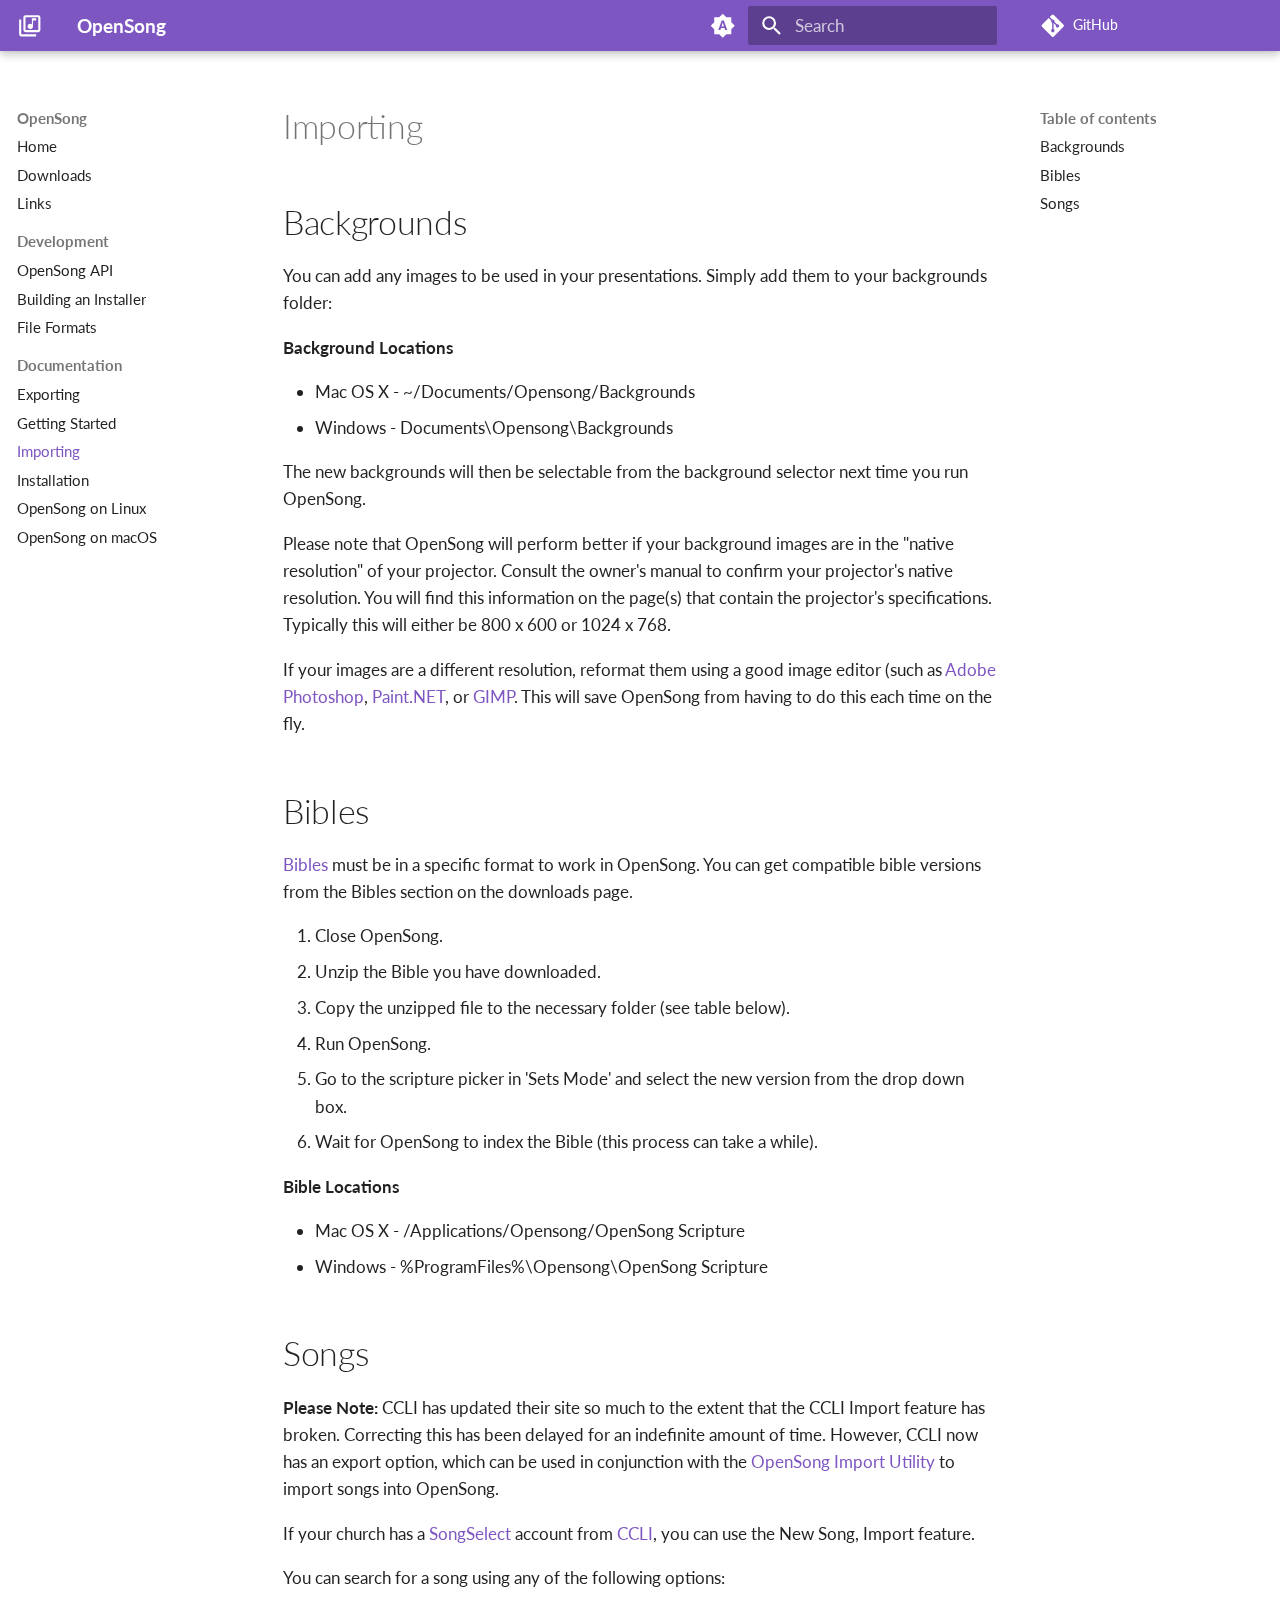
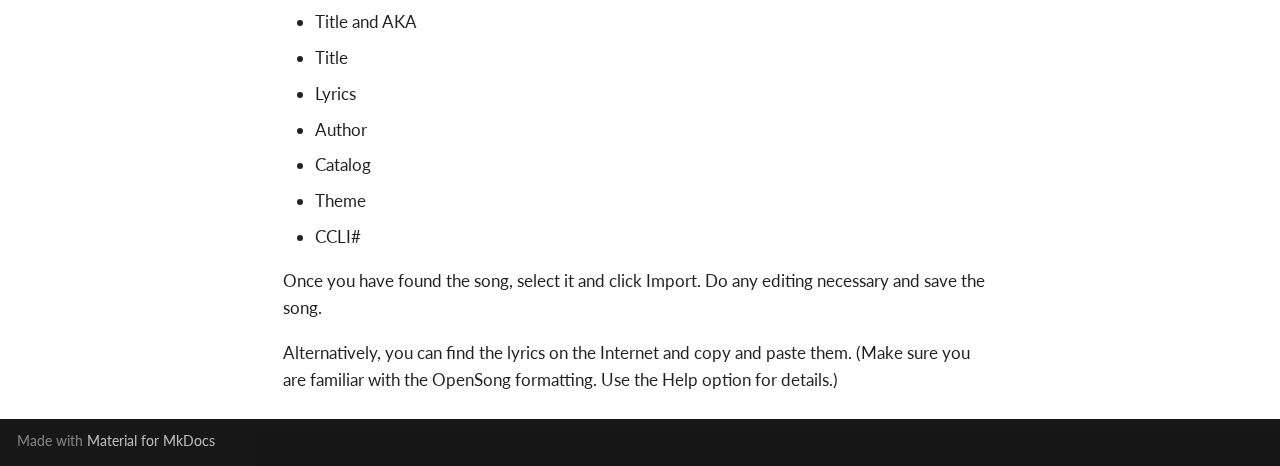
<file: documentation/importing/index.html>
<!doctype html>
<html lang="en" class="no-js">
  <head>
    
      <meta charset="utf-8">
      <meta name="viewport" content="width=device-width,initial-scale=1">
      
      
      
      
        <link rel="prev" href="../getting-started/">
      
      
        <link rel="next" href="../installation/">
      
      
      <link rel="icon" href="../../favicon.ico">
      <meta name="generator" content="mkdocs-1.6.1, mkdocs-material-9.5.48">
    
    
      
        <title>Importing - OpenSong</title>
      
    
    
      <link rel="stylesheet" href="../../assets/stylesheets/main.6f8fc17f.min.css">
      
        
        <link rel="stylesheet" href="../../assets/stylesheets/palette.06af60db.min.css">
      
      


    
    
      
    
    
      
        
        
        <link rel="preconnect" href="https://fonts.gstatic.com" crossorigin>
        <link rel="stylesheet" href="https://fonts.googleapis.com/css?family=Lato:300,300i,400,400i,700,700i%7CRoboto+Mono:400,400i,700,700i&display=fallback">
        <style>:root{--md-text-font:"Lato";--md-code-font:"Roboto Mono"}</style>
      
    
    
      <link rel="stylesheet" href="../../public/css/style.css">
    
    <script>__md_scope=new URL("../..",location),__md_hash=e=>[...e].reduce(((e,_)=>(e<<5)-e+_.charCodeAt(0)),0),__md_get=(e,_=localStorage,t=__md_scope)=>JSON.parse(_.getItem(t.pathname+"."+e)),__md_set=(e,_,t=localStorage,a=__md_scope)=>{try{t.setItem(a.pathname+"."+e,JSON.stringify(_))}catch(e){}}</script>
    
      

    
    
    
  </head>
  
  
    
    
      
    
    
    
    
    <body dir="ltr" data-md-color-scheme="slate" data-md-color-primary="deep-purple" data-md-color-accent="deep-orange">
  
    
    <input class="md-toggle" data-md-toggle="drawer" type="checkbox" id="__drawer" autocomplete="off">
    <input class="md-toggle" data-md-toggle="search" type="checkbox" id="__search" autocomplete="off">
    <label class="md-overlay" for="__drawer"></label>
    <div data-md-component="skip">
      
        
        <a href="#importing" class="md-skip">
          Skip to content
        </a>
      
    </div>
    <div data-md-component="announce">
      
    </div>
    
    
      

  

<header class="md-header md-header--shadow" data-md-component="header">
  <nav class="md-header__inner md-grid" aria-label="Header">
    <a href="../.." title="OpenSong" class="md-header__button md-logo" aria-label="OpenSong" data-md-component="logo">
      
  
  <svg xmlns="http://www.w3.org/2000/svg" viewBox="0 0 24 24"><path d="M20 2H8a2 2 0 0 0-2 2v12a2 2 0 0 0 2 2h12a2 2 0 0 0 2-2V4a2 2 0 0 0-2-2m0 14H8V4h12m-7.5 11a2.5 2.5 0 0 0 2.5-2.5V7h3V5h-4v5.5c-.42-.31-.93-.5-1.5-.5a2.5 2.5 0 0 0-2.5 2.5 2.5 2.5 0 0 0 2.5 2.5M4 6H2v14a2 2 0 0 0 2 2h14v-2H4"/></svg>

    </a>
    <label class="md-header__button md-icon" for="__drawer">
      
      <svg xmlns="http://www.w3.org/2000/svg" viewBox="0 0 24 24"><path d="M3 6h18v2H3zm0 5h18v2H3zm0 5h18v2H3z"/></svg>
    </label>
    <div class="md-header__title" data-md-component="header-title">
      <div class="md-header__ellipsis">
        <div class="md-header__topic">
          <span class="md-ellipsis">
            OpenSong
          </span>
        </div>
        <div class="md-header__topic" data-md-component="header-topic">
          <span class="md-ellipsis">
            
              Importing
            
          </span>
        </div>
      </div>
    </div>
    
      
        <form class="md-header__option" data-md-component="palette">
  
    
    
    
    <input class="md-option" data-md-color-media="(prefers-color-scheme: dark)" data-md-color-scheme="slate" data-md-color-primary="deep-purple" data-md-color-accent="deep-orange"  aria-label="Switch to system preference"  type="radio" name="__palette" id="__palette_0">
    
      <label class="md-header__button md-icon" title="Switch to system preference" for="__palette_1" hidden>
        <svg xmlns="http://www.w3.org/2000/svg" viewBox="0 0 24 24"><path d="M12 18c-.89 0-1.74-.2-2.5-.55C11.56 16.5 13 14.42 13 12s-1.44-4.5-3.5-5.45C10.26 6.2 11.11 6 12 6a6 6 0 0 1 6 6 6 6 0 0 1-6 6m8-9.31V4h-4.69L12 .69 8.69 4H4v4.69L.69 12 4 15.31V20h4.69L12 23.31 15.31 20H20v-4.69L23.31 12z"/></svg>
      </label>
    
  
    
    
    
    <input class="md-option" data-md-color-media="(prefers-color-scheme)" data-md-color-scheme="default" data-md-color-primary="deep-purple" data-md-color-accent="deep-orange"  aria-label="Switch to light mode"  type="radio" name="__palette" id="__palette_1">
    
      <label class="md-header__button md-icon" title="Switch to light mode" for="__palette_2" hidden>
        <svg xmlns="http://www.w3.org/2000/svg" viewBox="0 0 24 24"><path d="m14.3 16-.7-2h-3.2l-.7 2H7.8L11 7h2l3.2 9zM20 8.69V4h-4.69L12 .69 8.69 4H4v4.69L.69 12 4 15.31V20h4.69L12 23.31 15.31 20H20v-4.69L23.31 12zm-9.15 3.96h2.3L12 9z"/></svg>
      </label>
    
  
    
    
    
    <input class="md-option" data-md-color-media="(prefers-color-scheme: light)" data-md-color-scheme="default" data-md-color-primary="deep-purple" data-md-color-accent="deep-orange"  aria-label="Switch to dark mode"  type="radio" name="__palette" id="__palette_2">
    
      <label class="md-header__button md-icon" title="Switch to dark mode" for="__palette_0" hidden>
        <svg xmlns="http://www.w3.org/2000/svg" viewBox="0 0 24 24"><path d="M12 8a4 4 0 0 0-4 4 4 4 0 0 0 4 4 4 4 0 0 0 4-4 4 4 0 0 0-4-4m0 10a6 6 0 0 1-6-6 6 6 0 0 1 6-6 6 6 0 0 1 6 6 6 6 0 0 1-6 6m8-9.31V4h-4.69L12 .69 8.69 4H4v4.69L.69 12 4 15.31V20h4.69L12 23.31 15.31 20H20v-4.69L23.31 12z"/></svg>
      </label>
    
  
</form>
      
    
    
      <script>var palette=__md_get("__palette");if(palette&&palette.color){if("(prefers-color-scheme)"===palette.color.media){var media=matchMedia("(prefers-color-scheme: light)"),input=document.querySelector(media.matches?"[data-md-color-media='(prefers-color-scheme: light)']":"[data-md-color-media='(prefers-color-scheme: dark)']");palette.color.media=input.getAttribute("data-md-color-media"),palette.color.scheme=input.getAttribute("data-md-color-scheme"),palette.color.primary=input.getAttribute("data-md-color-primary"),palette.color.accent=input.getAttribute("data-md-color-accent")}for(var[key,value]of Object.entries(palette.color))document.body.setAttribute("data-md-color-"+key,value)}</script>
    
    
    
      <label class="md-header__button md-icon" for="__search">
        
        <svg xmlns="http://www.w3.org/2000/svg" viewBox="0 0 24 24"><path d="M9.5 3A6.5 6.5 0 0 1 16 9.5c0 1.61-.59 3.09-1.56 4.23l.27.27h.79l5 5-1.5 1.5-5-5v-.79l-.27-.27A6.52 6.52 0 0 1 9.5 16 6.5 6.5 0 0 1 3 9.5 6.5 6.5 0 0 1 9.5 3m0 2C7 5 5 7 5 9.5S7 14 9.5 14 14 12 14 9.5 12 5 9.5 5"/></svg>
      </label>
      <div class="md-search" data-md-component="search" role="dialog">
  <label class="md-search__overlay" for="__search"></label>
  <div class="md-search__inner" role="search">
    <form class="md-search__form" name="search">
      <input type="text" class="md-search__input" name="query" aria-label="Search" placeholder="Search" autocapitalize="off" autocorrect="off" autocomplete="off" spellcheck="false" data-md-component="search-query" required>
      <label class="md-search__icon md-icon" for="__search">
        
        <svg xmlns="http://www.w3.org/2000/svg" viewBox="0 0 24 24"><path d="M9.5 3A6.5 6.5 0 0 1 16 9.5c0 1.61-.59 3.09-1.56 4.23l.27.27h.79l5 5-1.5 1.5-5-5v-.79l-.27-.27A6.52 6.52 0 0 1 9.5 16 6.5 6.5 0 0 1 3 9.5 6.5 6.5 0 0 1 9.5 3m0 2C7 5 5 7 5 9.5S7 14 9.5 14 14 12 14 9.5 12 5 9.5 5"/></svg>
        
        <svg xmlns="http://www.w3.org/2000/svg" viewBox="0 0 24 24"><path d="M20 11v2H8l5.5 5.5-1.42 1.42L4.16 12l7.92-7.92L13.5 5.5 8 11z"/></svg>
      </label>
      <nav class="md-search__options" aria-label="Search">
        
        <button type="reset" class="md-search__icon md-icon" title="Clear" aria-label="Clear" tabindex="-1">
          
          <svg xmlns="http://www.w3.org/2000/svg" viewBox="0 0 24 24"><path d="M19 6.41 17.59 5 12 10.59 6.41 5 5 6.41 10.59 12 5 17.59 6.41 19 12 13.41 17.59 19 19 17.59 13.41 12z"/></svg>
        </button>
      </nav>
      
    </form>
    <div class="md-search__output">
      <div class="md-search__scrollwrap" tabindex="0" data-md-scrollfix>
        <div class="md-search-result" data-md-component="search-result">
          <div class="md-search-result__meta">
            Initializing search
          </div>
          <ol class="md-search-result__list" role="presentation"></ol>
        </div>
      </div>
    </div>
  </div>
</div>
    
    
      <div class="md-header__source">
        <a href="https://github.com/seansbox/opensong-org" title="Go to repository" class="md-source" data-md-component="source">
  <div class="md-source__icon md-icon">
    
    <svg xmlns="http://www.w3.org/2000/svg" viewBox="0 0 448 512"><!--! Font Awesome Free 6.7.1 by @fontawesome - https://fontawesome.com License - https://fontawesome.com/license/free (Icons: CC BY 4.0, Fonts: SIL OFL 1.1, Code: MIT License) Copyright 2024 Fonticons, Inc.--><path d="M439.55 236.05 244 40.45a28.87 28.87 0 0 0-40.81 0l-40.66 40.63 51.52 51.52c27.06-9.14 52.68 16.77 43.39 43.68l49.66 49.66c34.23-11.8 61.18 31 35.47 56.69-26.49 26.49-70.21-2.87-56-37.34L240.22 199v121.85c25.3 12.54 22.26 41.85 9.08 55a34.34 34.34 0 0 1-48.55 0c-17.57-17.6-11.07-46.91 11.25-56v-123c-20.8-8.51-24.6-30.74-18.64-45L142.57 101 8.45 235.14a28.86 28.86 0 0 0 0 40.81l195.61 195.6a28.86 28.86 0 0 0 40.8 0l194.69-194.69a28.86 28.86 0 0 0 0-40.81"/></svg>
  </div>
  <div class="md-source__repository">
    GitHub
  </div>
</a>
      </div>
    
  </nav>
  
</header>
    
    <div class="md-container" data-md-component="container">
      
      
        
          
        
      
      <main class="md-main" data-md-component="main">
        <div class="md-main__inner md-grid">
          
            
              
              <div class="md-sidebar md-sidebar--primary" data-md-component="sidebar" data-md-type="navigation" >
                <div class="md-sidebar__scrollwrap">
                  <div class="md-sidebar__inner">
                    



<nav class="md-nav md-nav--primary" aria-label="Navigation" data-md-level="0">
  <label class="md-nav__title" for="__drawer">
    <a href="../.." title="OpenSong" class="md-nav__button md-logo" aria-label="OpenSong" data-md-component="logo">
      
  
  <svg xmlns="http://www.w3.org/2000/svg" viewBox="0 0 24 24"><path d="M20 2H8a2 2 0 0 0-2 2v12a2 2 0 0 0 2 2h12a2 2 0 0 0 2-2V4a2 2 0 0 0-2-2m0 14H8V4h12m-7.5 11a2.5 2.5 0 0 0 2.5-2.5V7h3V5h-4v5.5c-.42-.31-.93-.5-1.5-.5a2.5 2.5 0 0 0-2.5 2.5 2.5 2.5 0 0 0 2.5 2.5M4 6H2v14a2 2 0 0 0 2 2h14v-2H4"/></svg>

    </a>
    OpenSong
  </label>
  
    <div class="md-nav__source">
      <a href="https://github.com/seansbox/opensong-org" title="Go to repository" class="md-source" data-md-component="source">
  <div class="md-source__icon md-icon">
    
    <svg xmlns="http://www.w3.org/2000/svg" viewBox="0 0 448 512"><!--! Font Awesome Free 6.7.1 by @fontawesome - https://fontawesome.com License - https://fontawesome.com/license/free (Icons: CC BY 4.0, Fonts: SIL OFL 1.1, Code: MIT License) Copyright 2024 Fonticons, Inc.--><path d="M439.55 236.05 244 40.45a28.87 28.87 0 0 0-40.81 0l-40.66 40.63 51.52 51.52c27.06-9.14 52.68 16.77 43.39 43.68l49.66 49.66c34.23-11.8 61.18 31 35.47 56.69-26.49 26.49-70.21-2.87-56-37.34L240.22 199v121.85c25.3 12.54 22.26 41.85 9.08 55a34.34 34.34 0 0 1-48.55 0c-17.57-17.6-11.07-46.91 11.25-56v-123c-20.8-8.51-24.6-30.74-18.64-45L142.57 101 8.45 235.14a28.86 28.86 0 0 0 0 40.81l195.61 195.6a28.86 28.86 0 0 0 40.8 0l194.69-194.69a28.86 28.86 0 0 0 0-40.81"/></svg>
  </div>
  <div class="md-source__repository">
    GitHub
  </div>
</a>
    </div>
  
  <ul class="md-nav__list" data-md-scrollfix>
    
      
      
  
  
  
  
    <li class="md-nav__item">
      <a href="../.." class="md-nav__link">
        
  
  <span class="md-ellipsis">
    Home
  </span>
  

      </a>
    </li>
  

    
      
      
  
  
  
  
    <li class="md-nav__item">
      <a href="../../downloads/" class="md-nav__link">
        
  
  <span class="md-ellipsis">
    Downloads
  </span>
  

      </a>
    </li>
  

    
      
      
  
  
  
  
    <li class="md-nav__item">
      <a href="../../links/" class="md-nav__link">
        
  
  <span class="md-ellipsis">
    Links
  </span>
  

      </a>
    </li>
  

    
      
      
  
  
  
  
    
    
    
      
        
        
      
    
    
    <li class="md-nav__item md-nav__item--section md-nav__item--nested">
      
        
        
        <input class="md-nav__toggle md-toggle " type="checkbox" id="__nav_4" >
        
          
          <label class="md-nav__link" for="__nav_4" id="__nav_4_label" tabindex="">
            
  
  <span class="md-ellipsis">
    Development
  </span>
  

            <span class="md-nav__icon md-icon"></span>
          </label>
        
        <nav class="md-nav" data-md-level="1" aria-labelledby="__nav_4_label" aria-expanded="false">
          <label class="md-nav__title" for="__nav_4">
            <span class="md-nav__icon md-icon"></span>
            Development
          </label>
          <ul class="md-nav__list" data-md-scrollfix>
            
              
                
  
  
  
  
    <li class="md-nav__item">
      <a href="../../development/api/" class="md-nav__link">
        
  
  <span class="md-ellipsis">
    OpenSong API
  </span>
  

      </a>
    </li>
  

              
            
              
                
  
  
  
  
    <li class="md-nav__item">
      <a href="../../development/building-an-installer/" class="md-nav__link">
        
  
  <span class="md-ellipsis">
    Building an Installer
  </span>
  

      </a>
    </li>
  

              
            
              
                
  
  
  
  
    <li class="md-nav__item">
      <a href="../../development/file-formats/" class="md-nav__link">
        
  
  <span class="md-ellipsis">
    File Formats
  </span>
  

      </a>
    </li>
  

              
            
          </ul>
        </nav>
      
    </li>
  

    
      
      
  
  
    
  
  
  
    
    
    
      
        
        
      
    
    
    <li class="md-nav__item md-nav__item--active md-nav__item--section md-nav__item--nested">
      
        
        
        <input class="md-nav__toggle md-toggle " type="checkbox" id="__nav_5" checked>
        
          
          <label class="md-nav__link" for="__nav_5" id="__nav_5_label" tabindex="">
            
  
  <span class="md-ellipsis">
    Documentation
  </span>
  

            <span class="md-nav__icon md-icon"></span>
          </label>
        
        <nav class="md-nav" data-md-level="1" aria-labelledby="__nav_5_label" aria-expanded="true">
          <label class="md-nav__title" for="__nav_5">
            <span class="md-nav__icon md-icon"></span>
            Documentation
          </label>
          <ul class="md-nav__list" data-md-scrollfix>
            
              
                
  
  
  
  
    <li class="md-nav__item">
      <a href="../exporting/" class="md-nav__link">
        
  
  <span class="md-ellipsis">
    Exporting
  </span>
  

      </a>
    </li>
  

              
            
              
                
  
  
  
  
    <li class="md-nav__item">
      <a href="../getting-started/" class="md-nav__link">
        
  
  <span class="md-ellipsis">
    Getting Started
  </span>
  

      </a>
    </li>
  

              
            
              
                
  
  
    
  
  
  
    <li class="md-nav__item md-nav__item--active">
      
      <input class="md-nav__toggle md-toggle" type="checkbox" id="__toc">
      
      
        
      
      
        <label class="md-nav__link md-nav__link--active" for="__toc">
          
  
  <span class="md-ellipsis">
    Importing
  </span>
  

          <span class="md-nav__icon md-icon"></span>
        </label>
      
      <a href="./" class="md-nav__link md-nav__link--active">
        
  
  <span class="md-ellipsis">
    Importing
  </span>
  

      </a>
      
        

<nav class="md-nav md-nav--secondary" aria-label="Table of contents">
  
  
  
    
  
  
    <label class="md-nav__title" for="__toc">
      <span class="md-nav__icon md-icon"></span>
      Table of contents
    </label>
    <ul class="md-nav__list" data-md-component="toc" data-md-scrollfix>
      
        <li class="md-nav__item">
  <a href="#backgrounds" class="md-nav__link">
    <span class="md-ellipsis">
      Backgrounds
    </span>
  </a>
  
</li>
      
        <li class="md-nav__item">
  <a href="#bibles" class="md-nav__link">
    <span class="md-ellipsis">
      Bibles
    </span>
  </a>
  
</li>
      
        <li class="md-nav__item">
  <a href="#songs" class="md-nav__link">
    <span class="md-ellipsis">
      Songs
    </span>
  </a>
  
</li>
      
    </ul>
  
</nav>
      
    </li>
  

              
            
              
                
  
  
  
  
    <li class="md-nav__item">
      <a href="../installation/" class="md-nav__link">
        
  
  <span class="md-ellipsis">
    Installation
  </span>
  

      </a>
    </li>
  

              
            
              
                
  
  
  
  
    <li class="md-nav__item">
      <a href="../opensong-on-linux/" class="md-nav__link">
        
  
  <span class="md-ellipsis">
    OpenSong on Linux
  </span>
  

      </a>
    </li>
  

              
            
              
                
  
  
  
  
    <li class="md-nav__item">
      <a href="../opensong-on-mac/" class="md-nav__link">
        
  
  <span class="md-ellipsis">
    OpenSong on macOS
  </span>
  

      </a>
    </li>
  

              
            
          </ul>
        </nav>
      
    </li>
  

    
  </ul>
</nav>
                  </div>
                </div>
              </div>
            
            
              
              <div class="md-sidebar md-sidebar--secondary" data-md-component="sidebar" data-md-type="toc" >
                <div class="md-sidebar__scrollwrap">
                  <div class="md-sidebar__inner">
                    

<nav class="md-nav md-nav--secondary" aria-label="Table of contents">
  
  
  
    
  
  
    <label class="md-nav__title" for="__toc">
      <span class="md-nav__icon md-icon"></span>
      Table of contents
    </label>
    <ul class="md-nav__list" data-md-component="toc" data-md-scrollfix>
      
        <li class="md-nav__item">
  <a href="#backgrounds" class="md-nav__link">
    <span class="md-ellipsis">
      Backgrounds
    </span>
  </a>
  
</li>
      
        <li class="md-nav__item">
  <a href="#bibles" class="md-nav__link">
    <span class="md-ellipsis">
      Bibles
    </span>
  </a>
  
</li>
      
        <li class="md-nav__item">
  <a href="#songs" class="md-nav__link">
    <span class="md-ellipsis">
      Songs
    </span>
  </a>
  
</li>
      
    </ul>
  
</nav>
                  </div>
                </div>
              </div>
            
          
          
            <div class="md-content" data-md-component="content">
              <article class="md-content__inner md-typeset">
                
                  

  
  


<h1 id="importing">Importing</h1>
<h2 id="backgrounds">Backgrounds</h2>
<p>You can add any images to be used in your presentations. Simply add them to your backgrounds folder:</p>
<p><strong>Background Locations</strong></p>
<ul>
<li>Mac OS X - ~/Documents/Opensong/Backgrounds</li>
<li>Windows - Documents\Opensong\Backgrounds</li>
</ul>
<p>The new backgrounds will then be selectable from the background selector next time you run OpenSong.</p>
<p>Please note that OpenSong will perform better if your background images are in the "native resolution" of your projector. Consult the owner's manual to confirm your projector's native resolution. You will find this information on the page(s) that contain the projector's specifications. Typically this will either be 800 x 600 or 1024 x 768.</p>
<p>If your images are a different resolution, reformat them using a good image editor (such as <a href="http://www.photoshop.com/">Adobe Photoshop</a>, <a href="http://www.getpaint.net/">Paint.NET</a>, or <a href="http://www.gimp.org/">GIMP</a>. This will save OpenSong from having to do this each time on the fly.</p>
<h2 id="bibles">Bibles</h2>
<p><a href="../../downloads/">Bibles</a> must be in a specific format to work in OpenSong. You can get compatible bible versions from the Bibles section on the downloads page.</p>
<ol>
<li>Close OpenSong.</li>
<li>Unzip the Bible you have downloaded.</li>
<li>Copy the unzipped file to the necessary folder (see table below).</li>
<li>Run OpenSong.</li>
<li>Go to the scripture picker in 'Sets Mode' and select the new version from the drop down box.</li>
<li>Wait for OpenSong to index the Bible (this process can take a while).</li>
</ol>
<p><strong>Bible Locations</strong></p>
<ul>
<li>Mac OS X - /Applications/Opensong/OpenSong Scripture</li>
<li>Windows - %ProgramFiles%\Opensong\OpenSong Scripture</li>
</ul>
<h2 id="songs">Songs</h2>
<p><strong>Please Note:</strong> CCLI has updated their site so much to the extent that the CCLI Import feature has broken. Correcting this has been delayed for an indefinite amount of time. However, CCLI now has an export option, which can be used in conjunction with the <a href="../../downloads/">OpenSong Import Utility</a> to import songs into OpenSong.</p>
<p>If your church has a <a href="https://us.songselect.com/">SongSelect</a> account from <a href="http://www.ccli.com/">CCLI</a>, you can use the New Song, Import feature.</p>
<p>You can search for a song using any of the following options:</p>
<ul>
<li>Title and AKA</li>
<li>Title</li>
<li>Lyrics</li>
<li>Author</li>
<li>Catalog</li>
<li>Theme</li>
<li>CCLI#</li>
</ul>
<p>Once you have found the song, select it and click Import. Do any editing necessary and save the song.</p>
<p>Alternatively, you can find the lyrics on the Internet and copy and paste them. (Make sure you are familiar with the OpenSong formatting. Use the Help option for details.)</p>












                
              </article>
            </div>
          
          
<script>var target=document.getElementById(location.hash.slice(1));target&&target.name&&(target.checked=target.name.startsWith("__tabbed_"))</script>
        </div>
        
      </main>
      
        <footer class="md-footer">
  
  <div class="md-footer-meta md-typeset">
    <div class="md-footer-meta__inner md-grid">
      <div class="md-copyright">
  
  
    Made with
    <a href="https://squidfunk.github.io/mkdocs-material/" target="_blank" rel="noopener">
      Material for MkDocs
    </a>
  
</div>
      
    </div>
  </div>
</footer>
      
    </div>
    <div class="md-dialog" data-md-component="dialog">
      <div class="md-dialog__inner md-typeset"></div>
    </div>
    
    
    <script id="__config" type="application/json">{"base": "../..", "features": ["navigation.sections"], "search": "../../assets/javascripts/workers/search.6ce7567c.min.js", "translations": {"clipboard.copied": "Copied to clipboard", "clipboard.copy": "Copy to clipboard", "search.result.more.one": "1 more on this page", "search.result.more.other": "# more on this page", "search.result.none": "No matching documents", "search.result.one": "1 matching document", "search.result.other": "# matching documents", "search.result.placeholder": "Type to start searching", "search.result.term.missing": "Missing", "select.version": "Select version"}}</script>
    
    
      <script src="../../assets/javascripts/bundle.83f73b43.min.js"></script>
      
    
  </body>
</html>
</file>
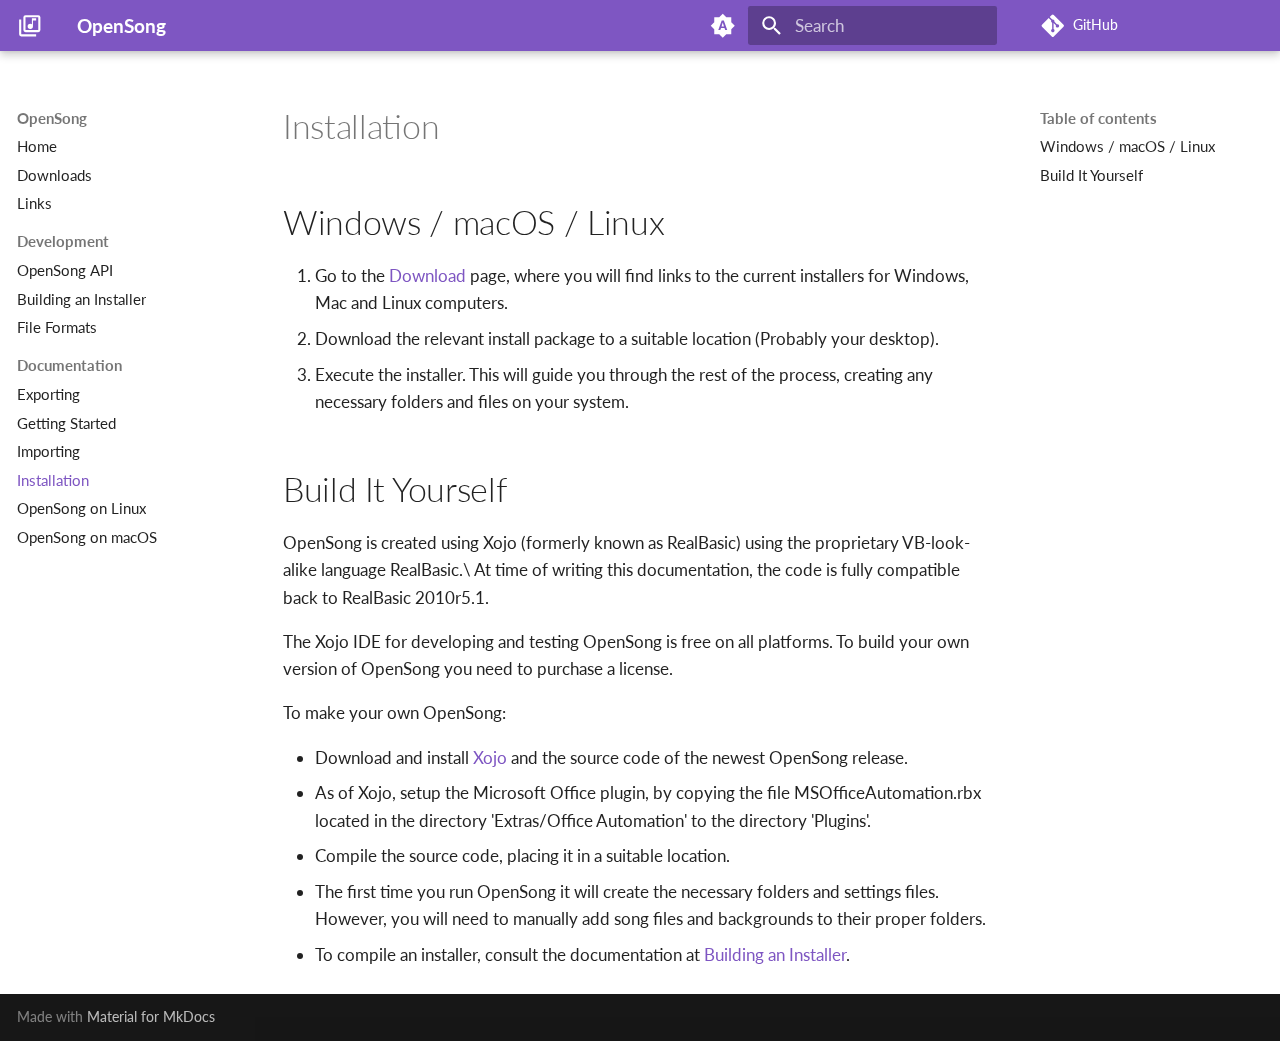
<file: documentation/installation/index.html>
<!doctype html>
<html lang="en" class="no-js">
  <head>
    
      <meta charset="utf-8">
      <meta name="viewport" content="width=device-width,initial-scale=1">
      
      
      
      
        <link rel="prev" href="../importing/">
      
      
        <link rel="next" href="../opensong-on-linux/">
      
      
      <link rel="icon" href="../../favicon.ico">
      <meta name="generator" content="mkdocs-1.6.1, mkdocs-material-9.5.48">
    
    
      
        <title>Installation - OpenSong</title>
      
    
    
      <link rel="stylesheet" href="../../assets/stylesheets/main.6f8fc17f.min.css">
      
        
        <link rel="stylesheet" href="../../assets/stylesheets/palette.06af60db.min.css">
      
      


    
    
      
    
    
      
        
        
        <link rel="preconnect" href="https://fonts.gstatic.com" crossorigin>
        <link rel="stylesheet" href="https://fonts.googleapis.com/css?family=Lato:300,300i,400,400i,700,700i%7CRoboto+Mono:400,400i,700,700i&display=fallback">
        <style>:root{--md-text-font:"Lato";--md-code-font:"Roboto Mono"}</style>
      
    
    
      <link rel="stylesheet" href="../../public/css/style.css">
    
    <script>__md_scope=new URL("../..",location),__md_hash=e=>[...e].reduce(((e,_)=>(e<<5)-e+_.charCodeAt(0)),0),__md_get=(e,_=localStorage,t=__md_scope)=>JSON.parse(_.getItem(t.pathname+"."+e)),__md_set=(e,_,t=localStorage,a=__md_scope)=>{try{t.setItem(a.pathname+"."+e,JSON.stringify(_))}catch(e){}}</script>
    
      

    
    
    
  </head>
  
  
    
    
      
    
    
    
    
    <body dir="ltr" data-md-color-scheme="slate" data-md-color-primary="deep-purple" data-md-color-accent="deep-orange">
  
    
    <input class="md-toggle" data-md-toggle="drawer" type="checkbox" id="__drawer" autocomplete="off">
    <input class="md-toggle" data-md-toggle="search" type="checkbox" id="__search" autocomplete="off">
    <label class="md-overlay" for="__drawer"></label>
    <div data-md-component="skip">
      
        
        <a href="#installation" class="md-skip">
          Skip to content
        </a>
      
    </div>
    <div data-md-component="announce">
      
    </div>
    
    
      

  

<header class="md-header md-header--shadow" data-md-component="header">
  <nav class="md-header__inner md-grid" aria-label="Header">
    <a href="../.." title="OpenSong" class="md-header__button md-logo" aria-label="OpenSong" data-md-component="logo">
      
  
  <svg xmlns="http://www.w3.org/2000/svg" viewBox="0 0 24 24"><path d="M20 2H8a2 2 0 0 0-2 2v12a2 2 0 0 0 2 2h12a2 2 0 0 0 2-2V4a2 2 0 0 0-2-2m0 14H8V4h12m-7.5 11a2.5 2.5 0 0 0 2.5-2.5V7h3V5h-4v5.5c-.42-.31-.93-.5-1.5-.5a2.5 2.5 0 0 0-2.5 2.5 2.5 2.5 0 0 0 2.5 2.5M4 6H2v14a2 2 0 0 0 2 2h14v-2H4"/></svg>

    </a>
    <label class="md-header__button md-icon" for="__drawer">
      
      <svg xmlns="http://www.w3.org/2000/svg" viewBox="0 0 24 24"><path d="M3 6h18v2H3zm0 5h18v2H3zm0 5h18v2H3z"/></svg>
    </label>
    <div class="md-header__title" data-md-component="header-title">
      <div class="md-header__ellipsis">
        <div class="md-header__topic">
          <span class="md-ellipsis">
            OpenSong
          </span>
        </div>
        <div class="md-header__topic" data-md-component="header-topic">
          <span class="md-ellipsis">
            
              Installation
            
          </span>
        </div>
      </div>
    </div>
    
      
        <form class="md-header__option" data-md-component="palette">
  
    
    
    
    <input class="md-option" data-md-color-media="(prefers-color-scheme: dark)" data-md-color-scheme="slate" data-md-color-primary="deep-purple" data-md-color-accent="deep-orange"  aria-label="Switch to system preference"  type="radio" name="__palette" id="__palette_0">
    
      <label class="md-header__button md-icon" title="Switch to system preference" for="__palette_1" hidden>
        <svg xmlns="http://www.w3.org/2000/svg" viewBox="0 0 24 24"><path d="M12 18c-.89 0-1.74-.2-2.5-.55C11.56 16.5 13 14.42 13 12s-1.44-4.5-3.5-5.45C10.26 6.2 11.11 6 12 6a6 6 0 0 1 6 6 6 6 0 0 1-6 6m8-9.31V4h-4.69L12 .69 8.69 4H4v4.69L.69 12 4 15.31V20h4.69L12 23.31 15.31 20H20v-4.69L23.31 12z"/></svg>
      </label>
    
  
    
    
    
    <input class="md-option" data-md-color-media="(prefers-color-scheme)" data-md-color-scheme="default" data-md-color-primary="deep-purple" data-md-color-accent="deep-orange"  aria-label="Switch to light mode"  type="radio" name="__palette" id="__palette_1">
    
      <label class="md-header__button md-icon" title="Switch to light mode" for="__palette_2" hidden>
        <svg xmlns="http://www.w3.org/2000/svg" viewBox="0 0 24 24"><path d="m14.3 16-.7-2h-3.2l-.7 2H7.8L11 7h2l3.2 9zM20 8.69V4h-4.69L12 .69 8.69 4H4v4.69L.69 12 4 15.31V20h4.69L12 23.31 15.31 20H20v-4.69L23.31 12zm-9.15 3.96h2.3L12 9z"/></svg>
      </label>
    
  
    
    
    
    <input class="md-option" data-md-color-media="(prefers-color-scheme: light)" data-md-color-scheme="default" data-md-color-primary="deep-purple" data-md-color-accent="deep-orange"  aria-label="Switch to dark mode"  type="radio" name="__palette" id="__palette_2">
    
      <label class="md-header__button md-icon" title="Switch to dark mode" for="__palette_0" hidden>
        <svg xmlns="http://www.w3.org/2000/svg" viewBox="0 0 24 24"><path d="M12 8a4 4 0 0 0-4 4 4 4 0 0 0 4 4 4 4 0 0 0 4-4 4 4 0 0 0-4-4m0 10a6 6 0 0 1-6-6 6 6 0 0 1 6-6 6 6 0 0 1 6 6 6 6 0 0 1-6 6m8-9.31V4h-4.69L12 .69 8.69 4H4v4.69L.69 12 4 15.31V20h4.69L12 23.31 15.31 20H20v-4.69L23.31 12z"/></svg>
      </label>
    
  
</form>
      
    
    
      <script>var palette=__md_get("__palette");if(palette&&palette.color){if("(prefers-color-scheme)"===palette.color.media){var media=matchMedia("(prefers-color-scheme: light)"),input=document.querySelector(media.matches?"[data-md-color-media='(prefers-color-scheme: light)']":"[data-md-color-media='(prefers-color-scheme: dark)']");palette.color.media=input.getAttribute("data-md-color-media"),palette.color.scheme=input.getAttribute("data-md-color-scheme"),palette.color.primary=input.getAttribute("data-md-color-primary"),palette.color.accent=input.getAttribute("data-md-color-accent")}for(var[key,value]of Object.entries(palette.color))document.body.setAttribute("data-md-color-"+key,value)}</script>
    
    
    
      <label class="md-header__button md-icon" for="__search">
        
        <svg xmlns="http://www.w3.org/2000/svg" viewBox="0 0 24 24"><path d="M9.5 3A6.5 6.5 0 0 1 16 9.5c0 1.61-.59 3.09-1.56 4.23l.27.27h.79l5 5-1.5 1.5-5-5v-.79l-.27-.27A6.52 6.52 0 0 1 9.5 16 6.5 6.5 0 0 1 3 9.5 6.5 6.5 0 0 1 9.5 3m0 2C7 5 5 7 5 9.5S7 14 9.5 14 14 12 14 9.5 12 5 9.5 5"/></svg>
      </label>
      <div class="md-search" data-md-component="search" role="dialog">
  <label class="md-search__overlay" for="__search"></label>
  <div class="md-search__inner" role="search">
    <form class="md-search__form" name="search">
      <input type="text" class="md-search__input" name="query" aria-label="Search" placeholder="Search" autocapitalize="off" autocorrect="off" autocomplete="off" spellcheck="false" data-md-component="search-query" required>
      <label class="md-search__icon md-icon" for="__search">
        
        <svg xmlns="http://www.w3.org/2000/svg" viewBox="0 0 24 24"><path d="M9.5 3A6.5 6.5 0 0 1 16 9.5c0 1.61-.59 3.09-1.56 4.23l.27.27h.79l5 5-1.5 1.5-5-5v-.79l-.27-.27A6.52 6.52 0 0 1 9.5 16 6.5 6.5 0 0 1 3 9.5 6.5 6.5 0 0 1 9.5 3m0 2C7 5 5 7 5 9.5S7 14 9.5 14 14 12 14 9.5 12 5 9.5 5"/></svg>
        
        <svg xmlns="http://www.w3.org/2000/svg" viewBox="0 0 24 24"><path d="M20 11v2H8l5.5 5.5-1.42 1.42L4.16 12l7.92-7.92L13.5 5.5 8 11z"/></svg>
      </label>
      <nav class="md-search__options" aria-label="Search">
        
        <button type="reset" class="md-search__icon md-icon" title="Clear" aria-label="Clear" tabindex="-1">
          
          <svg xmlns="http://www.w3.org/2000/svg" viewBox="0 0 24 24"><path d="M19 6.41 17.59 5 12 10.59 6.41 5 5 6.41 10.59 12 5 17.59 6.41 19 12 13.41 17.59 19 19 17.59 13.41 12z"/></svg>
        </button>
      </nav>
      
    </form>
    <div class="md-search__output">
      <div class="md-search__scrollwrap" tabindex="0" data-md-scrollfix>
        <div class="md-search-result" data-md-component="search-result">
          <div class="md-search-result__meta">
            Initializing search
          </div>
          <ol class="md-search-result__list" role="presentation"></ol>
        </div>
      </div>
    </div>
  </div>
</div>
    
    
      <div class="md-header__source">
        <a href="https://github.com/seansbox/opensong-org" title="Go to repository" class="md-source" data-md-component="source">
  <div class="md-source__icon md-icon">
    
    <svg xmlns="http://www.w3.org/2000/svg" viewBox="0 0 448 512"><!--! Font Awesome Free 6.7.1 by @fontawesome - https://fontawesome.com License - https://fontawesome.com/license/free (Icons: CC BY 4.0, Fonts: SIL OFL 1.1, Code: MIT License) Copyright 2024 Fonticons, Inc.--><path d="M439.55 236.05 244 40.45a28.87 28.87 0 0 0-40.81 0l-40.66 40.63 51.52 51.52c27.06-9.14 52.68 16.77 43.39 43.68l49.66 49.66c34.23-11.8 61.18 31 35.47 56.69-26.49 26.49-70.21-2.87-56-37.34L240.22 199v121.85c25.3 12.54 22.26 41.85 9.08 55a34.34 34.34 0 0 1-48.55 0c-17.57-17.6-11.07-46.91 11.25-56v-123c-20.8-8.51-24.6-30.74-18.64-45L142.57 101 8.45 235.14a28.86 28.86 0 0 0 0 40.81l195.61 195.6a28.86 28.86 0 0 0 40.8 0l194.69-194.69a28.86 28.86 0 0 0 0-40.81"/></svg>
  </div>
  <div class="md-source__repository">
    GitHub
  </div>
</a>
      </div>
    
  </nav>
  
</header>
    
    <div class="md-container" data-md-component="container">
      
      
        
          
        
      
      <main class="md-main" data-md-component="main">
        <div class="md-main__inner md-grid">
          
            
              
              <div class="md-sidebar md-sidebar--primary" data-md-component="sidebar" data-md-type="navigation" >
                <div class="md-sidebar__scrollwrap">
                  <div class="md-sidebar__inner">
                    



<nav class="md-nav md-nav--primary" aria-label="Navigation" data-md-level="0">
  <label class="md-nav__title" for="__drawer">
    <a href="../.." title="OpenSong" class="md-nav__button md-logo" aria-label="OpenSong" data-md-component="logo">
      
  
  <svg xmlns="http://www.w3.org/2000/svg" viewBox="0 0 24 24"><path d="M20 2H8a2 2 0 0 0-2 2v12a2 2 0 0 0 2 2h12a2 2 0 0 0 2-2V4a2 2 0 0 0-2-2m0 14H8V4h12m-7.5 11a2.5 2.5 0 0 0 2.5-2.5V7h3V5h-4v5.5c-.42-.31-.93-.5-1.5-.5a2.5 2.5 0 0 0-2.5 2.5 2.5 2.5 0 0 0 2.5 2.5M4 6H2v14a2 2 0 0 0 2 2h14v-2H4"/></svg>

    </a>
    OpenSong
  </label>
  
    <div class="md-nav__source">
      <a href="https://github.com/seansbox/opensong-org" title="Go to repository" class="md-source" data-md-component="source">
  <div class="md-source__icon md-icon">
    
    <svg xmlns="http://www.w3.org/2000/svg" viewBox="0 0 448 512"><!--! Font Awesome Free 6.7.1 by @fontawesome - https://fontawesome.com License - https://fontawesome.com/license/free (Icons: CC BY 4.0, Fonts: SIL OFL 1.1, Code: MIT License) Copyright 2024 Fonticons, Inc.--><path d="M439.55 236.05 244 40.45a28.87 28.87 0 0 0-40.81 0l-40.66 40.63 51.52 51.52c27.06-9.14 52.68 16.77 43.39 43.68l49.66 49.66c34.23-11.8 61.18 31 35.47 56.69-26.49 26.49-70.21-2.87-56-37.34L240.22 199v121.85c25.3 12.54 22.26 41.85 9.08 55a34.34 34.34 0 0 1-48.55 0c-17.57-17.6-11.07-46.91 11.25-56v-123c-20.8-8.51-24.6-30.74-18.64-45L142.57 101 8.45 235.14a28.86 28.86 0 0 0 0 40.81l195.61 195.6a28.86 28.86 0 0 0 40.8 0l194.69-194.69a28.86 28.86 0 0 0 0-40.81"/></svg>
  </div>
  <div class="md-source__repository">
    GitHub
  </div>
</a>
    </div>
  
  <ul class="md-nav__list" data-md-scrollfix>
    
      
      
  
  
  
  
    <li class="md-nav__item">
      <a href="../.." class="md-nav__link">
        
  
  <span class="md-ellipsis">
    Home
  </span>
  

      </a>
    </li>
  

    
      
      
  
  
  
  
    <li class="md-nav__item">
      <a href="../../downloads/" class="md-nav__link">
        
  
  <span class="md-ellipsis">
    Downloads
  </span>
  

      </a>
    </li>
  

    
      
      
  
  
  
  
    <li class="md-nav__item">
      <a href="../../links/" class="md-nav__link">
        
  
  <span class="md-ellipsis">
    Links
  </span>
  

      </a>
    </li>
  

    
      
      
  
  
  
  
    
    
    
      
        
        
      
    
    
    <li class="md-nav__item md-nav__item--section md-nav__item--nested">
      
        
        
        <input class="md-nav__toggle md-toggle " type="checkbox" id="__nav_4" >
        
          
          <label class="md-nav__link" for="__nav_4" id="__nav_4_label" tabindex="">
            
  
  <span class="md-ellipsis">
    Development
  </span>
  

            <span class="md-nav__icon md-icon"></span>
          </label>
        
        <nav class="md-nav" data-md-level="1" aria-labelledby="__nav_4_label" aria-expanded="false">
          <label class="md-nav__title" for="__nav_4">
            <span class="md-nav__icon md-icon"></span>
            Development
          </label>
          <ul class="md-nav__list" data-md-scrollfix>
            
              
                
  
  
  
  
    <li class="md-nav__item">
      <a href="../../development/api/" class="md-nav__link">
        
  
  <span class="md-ellipsis">
    OpenSong API
  </span>
  

      </a>
    </li>
  

              
            
              
                
  
  
  
  
    <li class="md-nav__item">
      <a href="../../development/building-an-installer/" class="md-nav__link">
        
  
  <span class="md-ellipsis">
    Building an Installer
  </span>
  

      </a>
    </li>
  

              
            
              
                
  
  
  
  
    <li class="md-nav__item">
      <a href="../../development/file-formats/" class="md-nav__link">
        
  
  <span class="md-ellipsis">
    File Formats
  </span>
  

      </a>
    </li>
  

              
            
          </ul>
        </nav>
      
    </li>
  

    
      
      
  
  
    
  
  
  
    
    
    
      
        
        
      
    
    
    <li class="md-nav__item md-nav__item--active md-nav__item--section md-nav__item--nested">
      
        
        
        <input class="md-nav__toggle md-toggle " type="checkbox" id="__nav_5" checked>
        
          
          <label class="md-nav__link" for="__nav_5" id="__nav_5_label" tabindex="">
            
  
  <span class="md-ellipsis">
    Documentation
  </span>
  

            <span class="md-nav__icon md-icon"></span>
          </label>
        
        <nav class="md-nav" data-md-level="1" aria-labelledby="__nav_5_label" aria-expanded="true">
          <label class="md-nav__title" for="__nav_5">
            <span class="md-nav__icon md-icon"></span>
            Documentation
          </label>
          <ul class="md-nav__list" data-md-scrollfix>
            
              
                
  
  
  
  
    <li class="md-nav__item">
      <a href="../exporting/" class="md-nav__link">
        
  
  <span class="md-ellipsis">
    Exporting
  </span>
  

      </a>
    </li>
  

              
            
              
                
  
  
  
  
    <li class="md-nav__item">
      <a href="../getting-started/" class="md-nav__link">
        
  
  <span class="md-ellipsis">
    Getting Started
  </span>
  

      </a>
    </li>
  

              
            
              
                
  
  
  
  
    <li class="md-nav__item">
      <a href="../importing/" class="md-nav__link">
        
  
  <span class="md-ellipsis">
    Importing
  </span>
  

      </a>
    </li>
  

              
            
              
                
  
  
    
  
  
  
    <li class="md-nav__item md-nav__item--active">
      
      <input class="md-nav__toggle md-toggle" type="checkbox" id="__toc">
      
      
        
      
      
        <label class="md-nav__link md-nav__link--active" for="__toc">
          
  
  <span class="md-ellipsis">
    Installation
  </span>
  

          <span class="md-nav__icon md-icon"></span>
        </label>
      
      <a href="./" class="md-nav__link md-nav__link--active">
        
  
  <span class="md-ellipsis">
    Installation
  </span>
  

      </a>
      
        

<nav class="md-nav md-nav--secondary" aria-label="Table of contents">
  
  
  
    
  
  
    <label class="md-nav__title" for="__toc">
      <span class="md-nav__icon md-icon"></span>
      Table of contents
    </label>
    <ul class="md-nav__list" data-md-component="toc" data-md-scrollfix>
      
        <li class="md-nav__item">
  <a href="#windows-macos-linux" class="md-nav__link">
    <span class="md-ellipsis">
      Windows / macOS / Linux
    </span>
  </a>
  
</li>
      
        <li class="md-nav__item">
  <a href="#build-it-yourself" class="md-nav__link">
    <span class="md-ellipsis">
      Build It Yourself
    </span>
  </a>
  
</li>
      
    </ul>
  
</nav>
      
    </li>
  

              
            
              
                
  
  
  
  
    <li class="md-nav__item">
      <a href="../opensong-on-linux/" class="md-nav__link">
        
  
  <span class="md-ellipsis">
    OpenSong on Linux
  </span>
  

      </a>
    </li>
  

              
            
              
                
  
  
  
  
    <li class="md-nav__item">
      <a href="../opensong-on-mac/" class="md-nav__link">
        
  
  <span class="md-ellipsis">
    OpenSong on macOS
  </span>
  

      </a>
    </li>
  

              
            
          </ul>
        </nav>
      
    </li>
  

    
  </ul>
</nav>
                  </div>
                </div>
              </div>
            
            
              
              <div class="md-sidebar md-sidebar--secondary" data-md-component="sidebar" data-md-type="toc" >
                <div class="md-sidebar__scrollwrap">
                  <div class="md-sidebar__inner">
                    

<nav class="md-nav md-nav--secondary" aria-label="Table of contents">
  
  
  
    
  
  
    <label class="md-nav__title" for="__toc">
      <span class="md-nav__icon md-icon"></span>
      Table of contents
    </label>
    <ul class="md-nav__list" data-md-component="toc" data-md-scrollfix>
      
        <li class="md-nav__item">
  <a href="#windows-macos-linux" class="md-nav__link">
    <span class="md-ellipsis">
      Windows / macOS / Linux
    </span>
  </a>
  
</li>
      
        <li class="md-nav__item">
  <a href="#build-it-yourself" class="md-nav__link">
    <span class="md-ellipsis">
      Build It Yourself
    </span>
  </a>
  
</li>
      
    </ul>
  
</nav>
                  </div>
                </div>
              </div>
            
          
          
            <div class="md-content" data-md-component="content">
              <article class="md-content__inner md-typeset">
                
                  

  
  


<h1 id="installation">Installation</h1>
<h2 id="windows-macos-linux">Windows / macOS / Linux</h2>
<ol>
<li>Go to the <a href="../../downloads/">Download</a> page, where you will find links to the current installers for Windows, Mac and Linux computers.</li>
<li>Download the relevant install package to a suitable location (Probably your desktop).</li>
<li>Execute the installer. This will guide you through the rest of the process, creating any necessary folders and files on your system.</li>
</ol>
<h2 id="build-it-yourself">Build It Yourself</h2>
<p>OpenSong is created using Xojo (formerly known as RealBasic) using the proprietary VB-look-alike language RealBasic.\
At time of writing this documentation, the code is fully compatible back to RealBasic 2010r5.1.</p>
<p>The Xojo IDE for developing and testing OpenSong is free on all platforms. To build your own version of OpenSong you need to purchase a license.</p>
<p>To make your own OpenSong:</p>
<ul>
<li>Download and install <a href="https://xojo.com/download/">Xojo</a> and the source code of the newest OpenSong release.</li>
<li>As of Xojo, setup the Microsoft Office plugin, by copying the file MSOfficeAutomation.rbx located in the directory 'Extras/Office Automation' to the directory 'Plugins'.</li>
<li>Compile the source code, placing it in a suitable location.</li>
<li>The first time you run OpenSong it will create the necessary folders and settings files. However, you will need to manually add song files and backgrounds to their proper folders.</li>
<li>To compile an installer, consult the documentation at <a href="../../development/building-an-installer/">Building an Installer</a>.</li>
</ul>












                
              </article>
            </div>
          
          
<script>var target=document.getElementById(location.hash.slice(1));target&&target.name&&(target.checked=target.name.startsWith("__tabbed_"))</script>
        </div>
        
      </main>
      
        <footer class="md-footer">
  
  <div class="md-footer-meta md-typeset">
    <div class="md-footer-meta__inner md-grid">
      <div class="md-copyright">
  
  
    Made with
    <a href="https://squidfunk.github.io/mkdocs-material/" target="_blank" rel="noopener">
      Material for MkDocs
    </a>
  
</div>
      
    </div>
  </div>
</footer>
      
    </div>
    <div class="md-dialog" data-md-component="dialog">
      <div class="md-dialog__inner md-typeset"></div>
    </div>
    
    
    <script id="__config" type="application/json">{"base": "../..", "features": ["navigation.sections"], "search": "../../assets/javascripts/workers/search.6ce7567c.min.js", "translations": {"clipboard.copied": "Copied to clipboard", "clipboard.copy": "Copy to clipboard", "search.result.more.one": "1 more on this page", "search.result.more.other": "# more on this page", "search.result.none": "No matching documents", "search.result.one": "1 matching document", "search.result.other": "# matching documents", "search.result.placeholder": "Type to start searching", "search.result.term.missing": "Missing", "select.version": "Select version"}}</script>
    
    
      <script src="../../assets/javascripts/bundle.83f73b43.min.js"></script>
      
    
  </body>
</html>
</file>
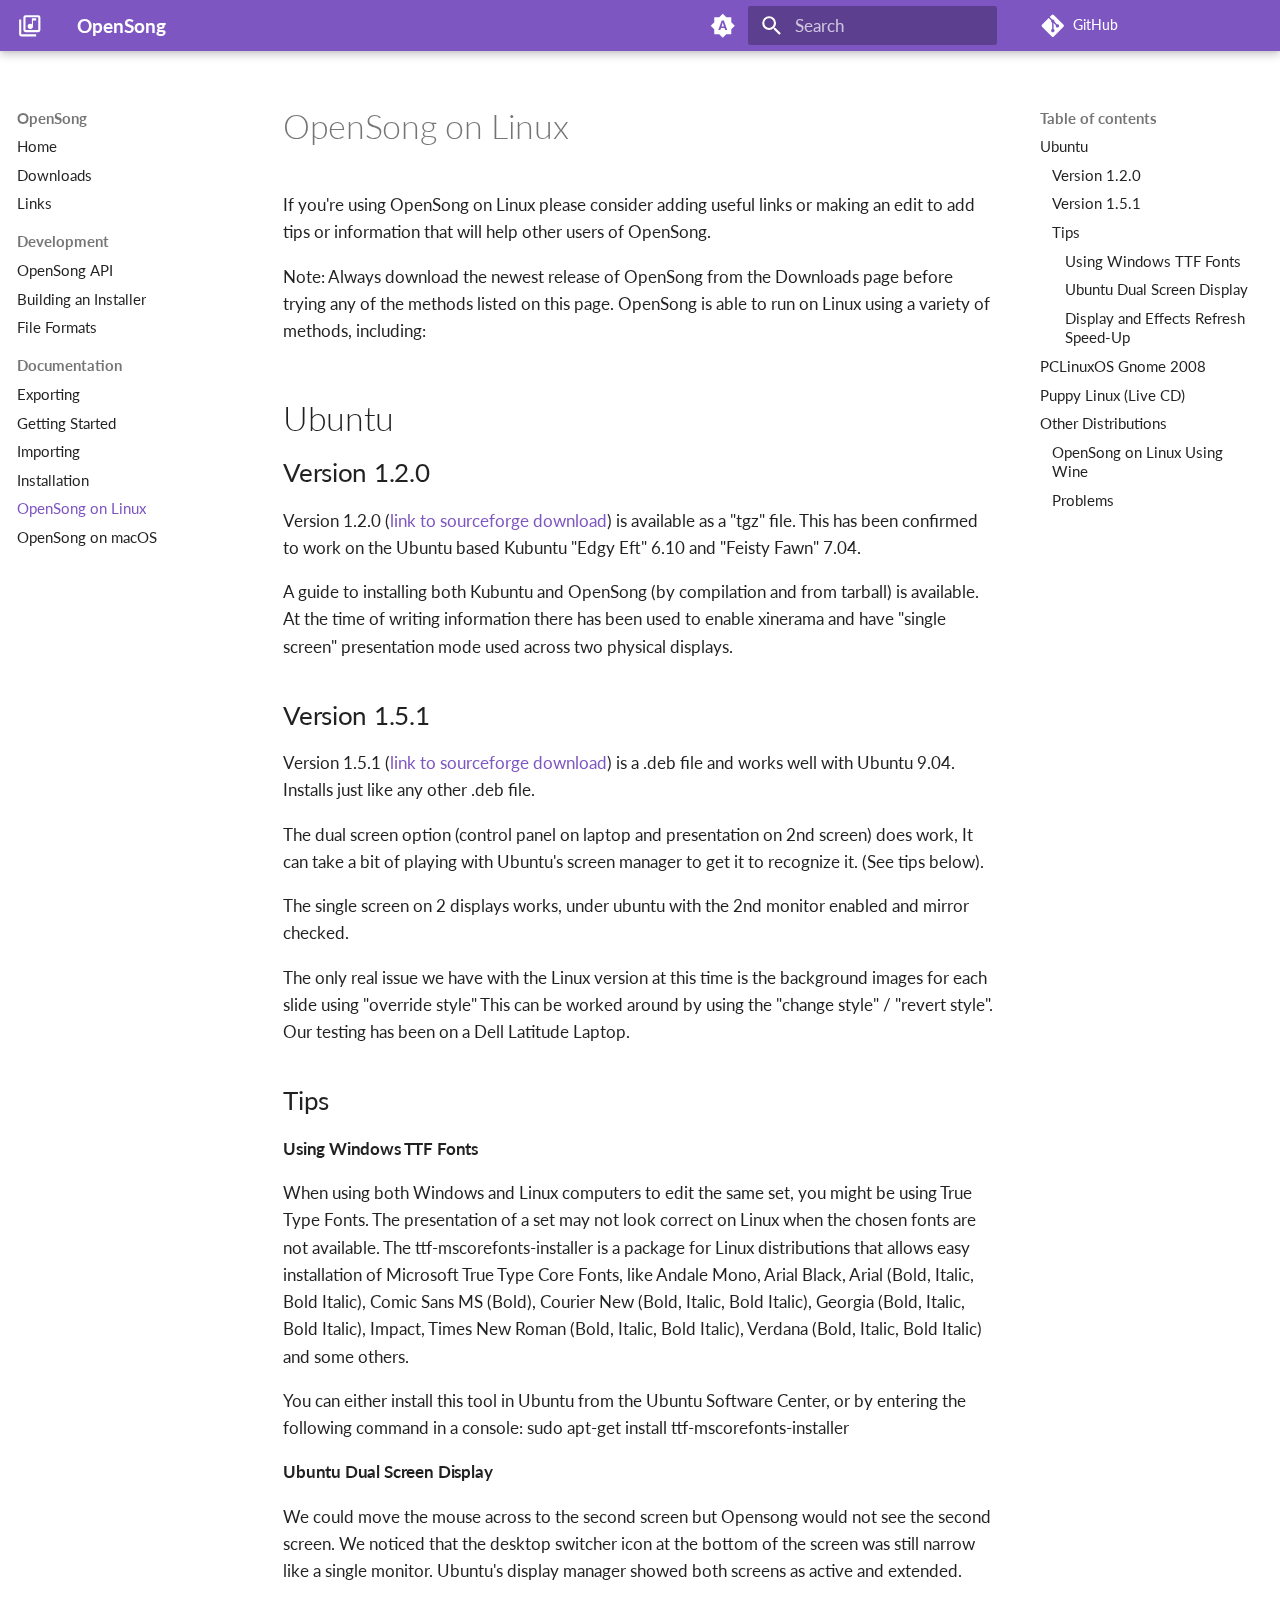
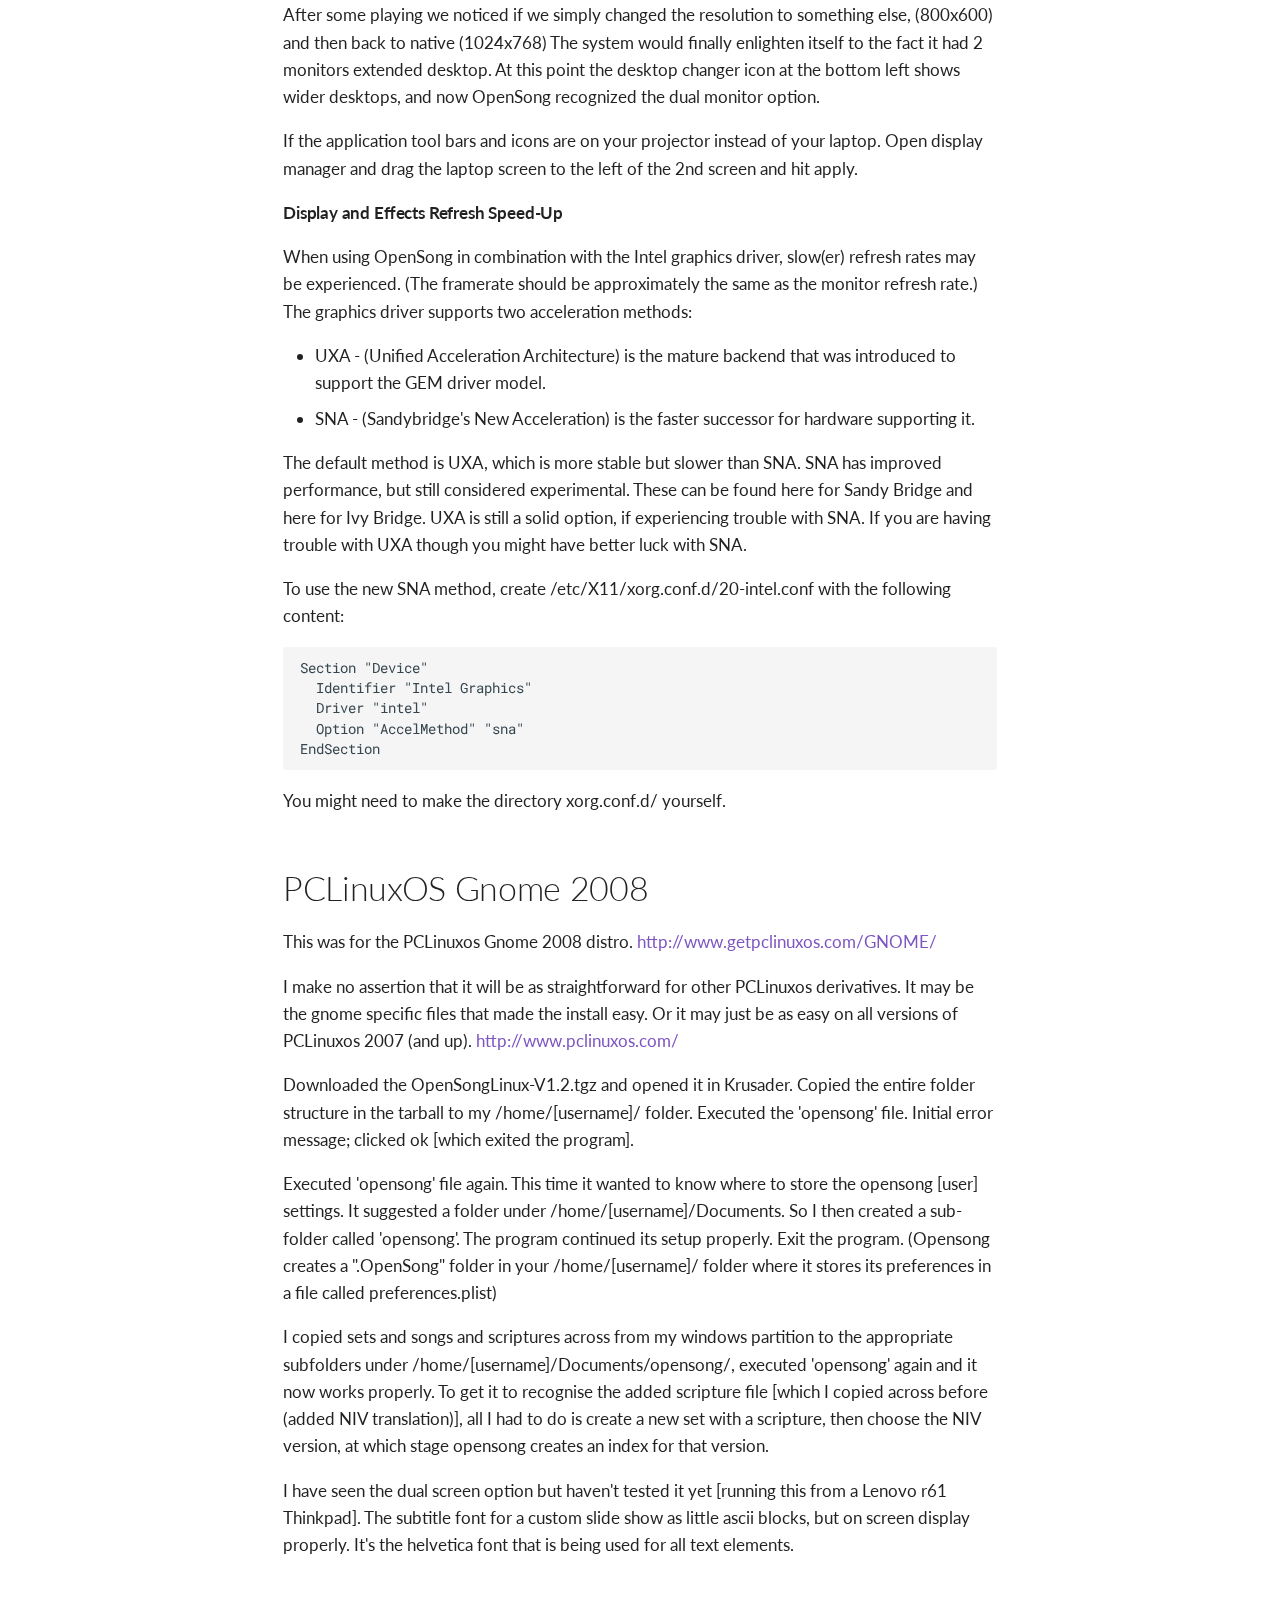
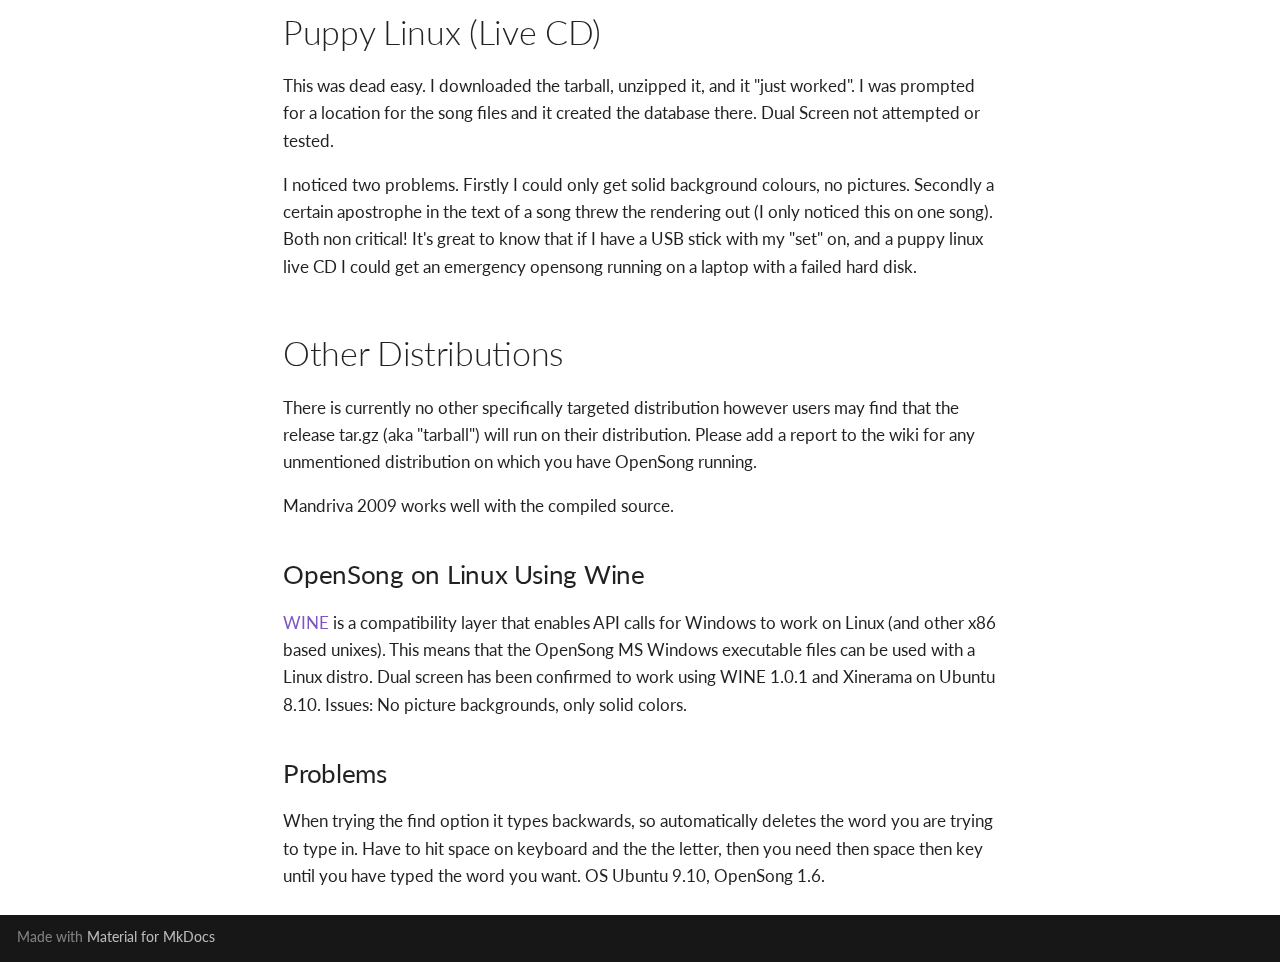
<file: documentation/opensong-on-linux/index.html>
<!doctype html>
<html lang="en" class="no-js">
  <head>
    
      <meta charset="utf-8">
      <meta name="viewport" content="width=device-width,initial-scale=1">
      
      
      
      
        <link rel="prev" href="../installation/">
      
      
        <link rel="next" href="../opensong-on-mac/">
      
      
      <link rel="icon" href="../../favicon.ico">
      <meta name="generator" content="mkdocs-1.6.1, mkdocs-material-9.5.48">
    
    
      
        <title>OpenSong on Linux - OpenSong</title>
      
    
    
      <link rel="stylesheet" href="../../assets/stylesheets/main.6f8fc17f.min.css">
      
        
        <link rel="stylesheet" href="../../assets/stylesheets/palette.06af60db.min.css">
      
      


    
    
      
    
    
      
        
        
        <link rel="preconnect" href="https://fonts.gstatic.com" crossorigin>
        <link rel="stylesheet" href="https://fonts.googleapis.com/css?family=Lato:300,300i,400,400i,700,700i%7CRoboto+Mono:400,400i,700,700i&display=fallback">
        <style>:root{--md-text-font:"Lato";--md-code-font:"Roboto Mono"}</style>
      
    
    
      <link rel="stylesheet" href="../../public/css/style.css">
    
    <script>__md_scope=new URL("../..",location),__md_hash=e=>[...e].reduce(((e,_)=>(e<<5)-e+_.charCodeAt(0)),0),__md_get=(e,_=localStorage,t=__md_scope)=>JSON.parse(_.getItem(t.pathname+"."+e)),__md_set=(e,_,t=localStorage,a=__md_scope)=>{try{t.setItem(a.pathname+"."+e,JSON.stringify(_))}catch(e){}}</script>
    
      

    
    
    
  </head>
  
  
    
    
      
    
    
    
    
    <body dir="ltr" data-md-color-scheme="slate" data-md-color-primary="deep-purple" data-md-color-accent="deep-orange">
  
    
    <input class="md-toggle" data-md-toggle="drawer" type="checkbox" id="__drawer" autocomplete="off">
    <input class="md-toggle" data-md-toggle="search" type="checkbox" id="__search" autocomplete="off">
    <label class="md-overlay" for="__drawer"></label>
    <div data-md-component="skip">
      
        
        <a href="#opensong-on-linux" class="md-skip">
          Skip to content
        </a>
      
    </div>
    <div data-md-component="announce">
      
    </div>
    
    
      

  

<header class="md-header md-header--shadow" data-md-component="header">
  <nav class="md-header__inner md-grid" aria-label="Header">
    <a href="../.." title="OpenSong" class="md-header__button md-logo" aria-label="OpenSong" data-md-component="logo">
      
  
  <svg xmlns="http://www.w3.org/2000/svg" viewBox="0 0 24 24"><path d="M20 2H8a2 2 0 0 0-2 2v12a2 2 0 0 0 2 2h12a2 2 0 0 0 2-2V4a2 2 0 0 0-2-2m0 14H8V4h12m-7.5 11a2.5 2.5 0 0 0 2.5-2.5V7h3V5h-4v5.5c-.42-.31-.93-.5-1.5-.5a2.5 2.5 0 0 0-2.5 2.5 2.5 2.5 0 0 0 2.5 2.5M4 6H2v14a2 2 0 0 0 2 2h14v-2H4"/></svg>

    </a>
    <label class="md-header__button md-icon" for="__drawer">
      
      <svg xmlns="http://www.w3.org/2000/svg" viewBox="0 0 24 24"><path d="M3 6h18v2H3zm0 5h18v2H3zm0 5h18v2H3z"/></svg>
    </label>
    <div class="md-header__title" data-md-component="header-title">
      <div class="md-header__ellipsis">
        <div class="md-header__topic">
          <span class="md-ellipsis">
            OpenSong
          </span>
        </div>
        <div class="md-header__topic" data-md-component="header-topic">
          <span class="md-ellipsis">
            
              OpenSong on Linux
            
          </span>
        </div>
      </div>
    </div>
    
      
        <form class="md-header__option" data-md-component="palette">
  
    
    
    
    <input class="md-option" data-md-color-media="(prefers-color-scheme: dark)" data-md-color-scheme="slate" data-md-color-primary="deep-purple" data-md-color-accent="deep-orange"  aria-label="Switch to system preference"  type="radio" name="__palette" id="__palette_0">
    
      <label class="md-header__button md-icon" title="Switch to system preference" for="__palette_1" hidden>
        <svg xmlns="http://www.w3.org/2000/svg" viewBox="0 0 24 24"><path d="M12 18c-.89 0-1.74-.2-2.5-.55C11.56 16.5 13 14.42 13 12s-1.44-4.5-3.5-5.45C10.26 6.2 11.11 6 12 6a6 6 0 0 1 6 6 6 6 0 0 1-6 6m8-9.31V4h-4.69L12 .69 8.69 4H4v4.69L.69 12 4 15.31V20h4.69L12 23.31 15.31 20H20v-4.69L23.31 12z"/></svg>
      </label>
    
  
    
    
    
    <input class="md-option" data-md-color-media="(prefers-color-scheme)" data-md-color-scheme="default" data-md-color-primary="deep-purple" data-md-color-accent="deep-orange"  aria-label="Switch to light mode"  type="radio" name="__palette" id="__palette_1">
    
      <label class="md-header__button md-icon" title="Switch to light mode" for="__palette_2" hidden>
        <svg xmlns="http://www.w3.org/2000/svg" viewBox="0 0 24 24"><path d="m14.3 16-.7-2h-3.2l-.7 2H7.8L11 7h2l3.2 9zM20 8.69V4h-4.69L12 .69 8.69 4H4v4.69L.69 12 4 15.31V20h4.69L12 23.31 15.31 20H20v-4.69L23.31 12zm-9.15 3.96h2.3L12 9z"/></svg>
      </label>
    
  
    
    
    
    <input class="md-option" data-md-color-media="(prefers-color-scheme: light)" data-md-color-scheme="default" data-md-color-primary="deep-purple" data-md-color-accent="deep-orange"  aria-label="Switch to dark mode"  type="radio" name="__palette" id="__palette_2">
    
      <label class="md-header__button md-icon" title="Switch to dark mode" for="__palette_0" hidden>
        <svg xmlns="http://www.w3.org/2000/svg" viewBox="0 0 24 24"><path d="M12 8a4 4 0 0 0-4 4 4 4 0 0 0 4 4 4 4 0 0 0 4-4 4 4 0 0 0-4-4m0 10a6 6 0 0 1-6-6 6 6 0 0 1 6-6 6 6 0 0 1 6 6 6 6 0 0 1-6 6m8-9.31V4h-4.69L12 .69 8.69 4H4v4.69L.69 12 4 15.31V20h4.69L12 23.31 15.31 20H20v-4.69L23.31 12z"/></svg>
      </label>
    
  
</form>
      
    
    
      <script>var palette=__md_get("__palette");if(palette&&palette.color){if("(prefers-color-scheme)"===palette.color.media){var media=matchMedia("(prefers-color-scheme: light)"),input=document.querySelector(media.matches?"[data-md-color-media='(prefers-color-scheme: light)']":"[data-md-color-media='(prefers-color-scheme: dark)']");palette.color.media=input.getAttribute("data-md-color-media"),palette.color.scheme=input.getAttribute("data-md-color-scheme"),palette.color.primary=input.getAttribute("data-md-color-primary"),palette.color.accent=input.getAttribute("data-md-color-accent")}for(var[key,value]of Object.entries(palette.color))document.body.setAttribute("data-md-color-"+key,value)}</script>
    
    
    
      <label class="md-header__button md-icon" for="__search">
        
        <svg xmlns="http://www.w3.org/2000/svg" viewBox="0 0 24 24"><path d="M9.5 3A6.5 6.5 0 0 1 16 9.5c0 1.61-.59 3.09-1.56 4.23l.27.27h.79l5 5-1.5 1.5-5-5v-.79l-.27-.27A6.52 6.52 0 0 1 9.5 16 6.5 6.5 0 0 1 3 9.5 6.5 6.5 0 0 1 9.5 3m0 2C7 5 5 7 5 9.5S7 14 9.5 14 14 12 14 9.5 12 5 9.5 5"/></svg>
      </label>
      <div class="md-search" data-md-component="search" role="dialog">
  <label class="md-search__overlay" for="__search"></label>
  <div class="md-search__inner" role="search">
    <form class="md-search__form" name="search">
      <input type="text" class="md-search__input" name="query" aria-label="Search" placeholder="Search" autocapitalize="off" autocorrect="off" autocomplete="off" spellcheck="false" data-md-component="search-query" required>
      <label class="md-search__icon md-icon" for="__search">
        
        <svg xmlns="http://www.w3.org/2000/svg" viewBox="0 0 24 24"><path d="M9.5 3A6.5 6.5 0 0 1 16 9.5c0 1.61-.59 3.09-1.56 4.23l.27.27h.79l5 5-1.5 1.5-5-5v-.79l-.27-.27A6.52 6.52 0 0 1 9.5 16 6.5 6.5 0 0 1 3 9.5 6.5 6.5 0 0 1 9.5 3m0 2C7 5 5 7 5 9.5S7 14 9.5 14 14 12 14 9.5 12 5 9.5 5"/></svg>
        
        <svg xmlns="http://www.w3.org/2000/svg" viewBox="0 0 24 24"><path d="M20 11v2H8l5.5 5.5-1.42 1.42L4.16 12l7.92-7.92L13.5 5.5 8 11z"/></svg>
      </label>
      <nav class="md-search__options" aria-label="Search">
        
        <button type="reset" class="md-search__icon md-icon" title="Clear" aria-label="Clear" tabindex="-1">
          
          <svg xmlns="http://www.w3.org/2000/svg" viewBox="0 0 24 24"><path d="M19 6.41 17.59 5 12 10.59 6.41 5 5 6.41 10.59 12 5 17.59 6.41 19 12 13.41 17.59 19 19 17.59 13.41 12z"/></svg>
        </button>
      </nav>
      
    </form>
    <div class="md-search__output">
      <div class="md-search__scrollwrap" tabindex="0" data-md-scrollfix>
        <div class="md-search-result" data-md-component="search-result">
          <div class="md-search-result__meta">
            Initializing search
          </div>
          <ol class="md-search-result__list" role="presentation"></ol>
        </div>
      </div>
    </div>
  </div>
</div>
    
    
      <div class="md-header__source">
        <a href="https://github.com/seansbox/opensong-org" title="Go to repository" class="md-source" data-md-component="source">
  <div class="md-source__icon md-icon">
    
    <svg xmlns="http://www.w3.org/2000/svg" viewBox="0 0 448 512"><!--! Font Awesome Free 6.7.1 by @fontawesome - https://fontawesome.com License - https://fontawesome.com/license/free (Icons: CC BY 4.0, Fonts: SIL OFL 1.1, Code: MIT License) Copyright 2024 Fonticons, Inc.--><path d="M439.55 236.05 244 40.45a28.87 28.87 0 0 0-40.81 0l-40.66 40.63 51.52 51.52c27.06-9.14 52.68 16.77 43.39 43.68l49.66 49.66c34.23-11.8 61.18 31 35.47 56.69-26.49 26.49-70.21-2.87-56-37.34L240.22 199v121.85c25.3 12.54 22.26 41.85 9.08 55a34.34 34.34 0 0 1-48.55 0c-17.57-17.6-11.07-46.91 11.25-56v-123c-20.8-8.51-24.6-30.74-18.64-45L142.57 101 8.45 235.14a28.86 28.86 0 0 0 0 40.81l195.61 195.6a28.86 28.86 0 0 0 40.8 0l194.69-194.69a28.86 28.86 0 0 0 0-40.81"/></svg>
  </div>
  <div class="md-source__repository">
    GitHub
  </div>
</a>
      </div>
    
  </nav>
  
</header>
    
    <div class="md-container" data-md-component="container">
      
      
        
          
        
      
      <main class="md-main" data-md-component="main">
        <div class="md-main__inner md-grid">
          
            
              
              <div class="md-sidebar md-sidebar--primary" data-md-component="sidebar" data-md-type="navigation" >
                <div class="md-sidebar__scrollwrap">
                  <div class="md-sidebar__inner">
                    



<nav class="md-nav md-nav--primary" aria-label="Navigation" data-md-level="0">
  <label class="md-nav__title" for="__drawer">
    <a href="../.." title="OpenSong" class="md-nav__button md-logo" aria-label="OpenSong" data-md-component="logo">
      
  
  <svg xmlns="http://www.w3.org/2000/svg" viewBox="0 0 24 24"><path d="M20 2H8a2 2 0 0 0-2 2v12a2 2 0 0 0 2 2h12a2 2 0 0 0 2-2V4a2 2 0 0 0-2-2m0 14H8V4h12m-7.5 11a2.5 2.5 0 0 0 2.5-2.5V7h3V5h-4v5.5c-.42-.31-.93-.5-1.5-.5a2.5 2.5 0 0 0-2.5 2.5 2.5 2.5 0 0 0 2.5 2.5M4 6H2v14a2 2 0 0 0 2 2h14v-2H4"/></svg>

    </a>
    OpenSong
  </label>
  
    <div class="md-nav__source">
      <a href="https://github.com/seansbox/opensong-org" title="Go to repository" class="md-source" data-md-component="source">
  <div class="md-source__icon md-icon">
    
    <svg xmlns="http://www.w3.org/2000/svg" viewBox="0 0 448 512"><!--! Font Awesome Free 6.7.1 by @fontawesome - https://fontawesome.com License - https://fontawesome.com/license/free (Icons: CC BY 4.0, Fonts: SIL OFL 1.1, Code: MIT License) Copyright 2024 Fonticons, Inc.--><path d="M439.55 236.05 244 40.45a28.87 28.87 0 0 0-40.81 0l-40.66 40.63 51.52 51.52c27.06-9.14 52.68 16.77 43.39 43.68l49.66 49.66c34.23-11.8 61.18 31 35.47 56.69-26.49 26.49-70.21-2.87-56-37.34L240.22 199v121.85c25.3 12.54 22.26 41.85 9.08 55a34.34 34.34 0 0 1-48.55 0c-17.57-17.6-11.07-46.91 11.25-56v-123c-20.8-8.51-24.6-30.74-18.64-45L142.57 101 8.45 235.14a28.86 28.86 0 0 0 0 40.81l195.61 195.6a28.86 28.86 0 0 0 40.8 0l194.69-194.69a28.86 28.86 0 0 0 0-40.81"/></svg>
  </div>
  <div class="md-source__repository">
    GitHub
  </div>
</a>
    </div>
  
  <ul class="md-nav__list" data-md-scrollfix>
    
      
      
  
  
  
  
    <li class="md-nav__item">
      <a href="../.." class="md-nav__link">
        
  
  <span class="md-ellipsis">
    Home
  </span>
  

      </a>
    </li>
  

    
      
      
  
  
  
  
    <li class="md-nav__item">
      <a href="../../downloads/" class="md-nav__link">
        
  
  <span class="md-ellipsis">
    Downloads
  </span>
  

      </a>
    </li>
  

    
      
      
  
  
  
  
    <li class="md-nav__item">
      <a href="../../links/" class="md-nav__link">
        
  
  <span class="md-ellipsis">
    Links
  </span>
  

      </a>
    </li>
  

    
      
      
  
  
  
  
    
    
    
      
        
        
      
    
    
    <li class="md-nav__item md-nav__item--section md-nav__item--nested">
      
        
        
        <input class="md-nav__toggle md-toggle " type="checkbox" id="__nav_4" >
        
          
          <label class="md-nav__link" for="__nav_4" id="__nav_4_label" tabindex="">
            
  
  <span class="md-ellipsis">
    Development
  </span>
  

            <span class="md-nav__icon md-icon"></span>
          </label>
        
        <nav class="md-nav" data-md-level="1" aria-labelledby="__nav_4_label" aria-expanded="false">
          <label class="md-nav__title" for="__nav_4">
            <span class="md-nav__icon md-icon"></span>
            Development
          </label>
          <ul class="md-nav__list" data-md-scrollfix>
            
              
                
  
  
  
  
    <li class="md-nav__item">
      <a href="../../development/api/" class="md-nav__link">
        
  
  <span class="md-ellipsis">
    OpenSong API
  </span>
  

      </a>
    </li>
  

              
            
              
                
  
  
  
  
    <li class="md-nav__item">
      <a href="../../development/building-an-installer/" class="md-nav__link">
        
  
  <span class="md-ellipsis">
    Building an Installer
  </span>
  

      </a>
    </li>
  

              
            
              
                
  
  
  
  
    <li class="md-nav__item">
      <a href="../../development/file-formats/" class="md-nav__link">
        
  
  <span class="md-ellipsis">
    File Formats
  </span>
  

      </a>
    </li>
  

              
            
          </ul>
        </nav>
      
    </li>
  

    
      
      
  
  
    
  
  
  
    
    
    
      
        
        
      
    
    
    <li class="md-nav__item md-nav__item--active md-nav__item--section md-nav__item--nested">
      
        
        
        <input class="md-nav__toggle md-toggle " type="checkbox" id="__nav_5" checked>
        
          
          <label class="md-nav__link" for="__nav_5" id="__nav_5_label" tabindex="">
            
  
  <span class="md-ellipsis">
    Documentation
  </span>
  

            <span class="md-nav__icon md-icon"></span>
          </label>
        
        <nav class="md-nav" data-md-level="1" aria-labelledby="__nav_5_label" aria-expanded="true">
          <label class="md-nav__title" for="__nav_5">
            <span class="md-nav__icon md-icon"></span>
            Documentation
          </label>
          <ul class="md-nav__list" data-md-scrollfix>
            
              
                
  
  
  
  
    <li class="md-nav__item">
      <a href="../exporting/" class="md-nav__link">
        
  
  <span class="md-ellipsis">
    Exporting
  </span>
  

      </a>
    </li>
  

              
            
              
                
  
  
  
  
    <li class="md-nav__item">
      <a href="../getting-started/" class="md-nav__link">
        
  
  <span class="md-ellipsis">
    Getting Started
  </span>
  

      </a>
    </li>
  

              
            
              
                
  
  
  
  
    <li class="md-nav__item">
      <a href="../importing/" class="md-nav__link">
        
  
  <span class="md-ellipsis">
    Importing
  </span>
  

      </a>
    </li>
  

              
            
              
                
  
  
  
  
    <li class="md-nav__item">
      <a href="../installation/" class="md-nav__link">
        
  
  <span class="md-ellipsis">
    Installation
  </span>
  

      </a>
    </li>
  

              
            
              
                
  
  
    
  
  
  
    <li class="md-nav__item md-nav__item--active">
      
      <input class="md-nav__toggle md-toggle" type="checkbox" id="__toc">
      
      
        
      
      
        <label class="md-nav__link md-nav__link--active" for="__toc">
          
  
  <span class="md-ellipsis">
    OpenSong on Linux
  </span>
  

          <span class="md-nav__icon md-icon"></span>
        </label>
      
      <a href="./" class="md-nav__link md-nav__link--active">
        
  
  <span class="md-ellipsis">
    OpenSong on Linux
  </span>
  

      </a>
      
        

<nav class="md-nav md-nav--secondary" aria-label="Table of contents">
  
  
  
    
  
  
    <label class="md-nav__title" for="__toc">
      <span class="md-nav__icon md-icon"></span>
      Table of contents
    </label>
    <ul class="md-nav__list" data-md-component="toc" data-md-scrollfix>
      
        <li class="md-nav__item">
  <a href="#ubuntu" class="md-nav__link">
    <span class="md-ellipsis">
      Ubuntu
    </span>
  </a>
  
    <nav class="md-nav" aria-label="Ubuntu">
      <ul class="md-nav__list">
        
          <li class="md-nav__item">
  <a href="#version-120" class="md-nav__link">
    <span class="md-ellipsis">
      Version 1.2.0
    </span>
  </a>
  
</li>
        
          <li class="md-nav__item">
  <a href="#version-151" class="md-nav__link">
    <span class="md-ellipsis">
      Version 1.5.1
    </span>
  </a>
  
</li>
        
          <li class="md-nav__item">
  <a href="#tips" class="md-nav__link">
    <span class="md-ellipsis">
      Tips
    </span>
  </a>
  
    <nav class="md-nav" aria-label="Tips">
      <ul class="md-nav__list">
        
          <li class="md-nav__item">
  <a href="#using-windows-ttf-fonts" class="md-nav__link">
    <span class="md-ellipsis">
      Using Windows TTF Fonts
    </span>
  </a>
  
</li>
        
          <li class="md-nav__item">
  <a href="#ubuntu-dual-screen-display" class="md-nav__link">
    <span class="md-ellipsis">
      Ubuntu Dual Screen Display
    </span>
  </a>
  
</li>
        
          <li class="md-nav__item">
  <a href="#display-and-effects-refresh-speed-up" class="md-nav__link">
    <span class="md-ellipsis">
      Display and Effects Refresh Speed-Up
    </span>
  </a>
  
</li>
        
      </ul>
    </nav>
  
</li>
        
      </ul>
    </nav>
  
</li>
      
        <li class="md-nav__item">
  <a href="#pclinuxos-gnome-2008" class="md-nav__link">
    <span class="md-ellipsis">
      PCLinuxOS Gnome 2008
    </span>
  </a>
  
</li>
      
        <li class="md-nav__item">
  <a href="#puppy-linux-live-cd" class="md-nav__link">
    <span class="md-ellipsis">
      Puppy Linux (Live CD)
    </span>
  </a>
  
</li>
      
        <li class="md-nav__item">
  <a href="#other-distributions" class="md-nav__link">
    <span class="md-ellipsis">
      Other Distributions
    </span>
  </a>
  
    <nav class="md-nav" aria-label="Other Distributions">
      <ul class="md-nav__list">
        
          <li class="md-nav__item">
  <a href="#opensong-on-linux-using-wine" class="md-nav__link">
    <span class="md-ellipsis">
      OpenSong on Linux Using Wine
    </span>
  </a>
  
</li>
        
          <li class="md-nav__item">
  <a href="#problems" class="md-nav__link">
    <span class="md-ellipsis">
      Problems
    </span>
  </a>
  
</li>
        
      </ul>
    </nav>
  
</li>
      
    </ul>
  
</nav>
      
    </li>
  

              
            
              
                
  
  
  
  
    <li class="md-nav__item">
      <a href="../opensong-on-mac/" class="md-nav__link">
        
  
  <span class="md-ellipsis">
    OpenSong on macOS
  </span>
  

      </a>
    </li>
  

              
            
          </ul>
        </nav>
      
    </li>
  

    
  </ul>
</nav>
                  </div>
                </div>
              </div>
            
            
              
              <div class="md-sidebar md-sidebar--secondary" data-md-component="sidebar" data-md-type="toc" >
                <div class="md-sidebar__scrollwrap">
                  <div class="md-sidebar__inner">
                    

<nav class="md-nav md-nav--secondary" aria-label="Table of contents">
  
  
  
    
  
  
    <label class="md-nav__title" for="__toc">
      <span class="md-nav__icon md-icon"></span>
      Table of contents
    </label>
    <ul class="md-nav__list" data-md-component="toc" data-md-scrollfix>
      
        <li class="md-nav__item">
  <a href="#ubuntu" class="md-nav__link">
    <span class="md-ellipsis">
      Ubuntu
    </span>
  </a>
  
    <nav class="md-nav" aria-label="Ubuntu">
      <ul class="md-nav__list">
        
          <li class="md-nav__item">
  <a href="#version-120" class="md-nav__link">
    <span class="md-ellipsis">
      Version 1.2.0
    </span>
  </a>
  
</li>
        
          <li class="md-nav__item">
  <a href="#version-151" class="md-nav__link">
    <span class="md-ellipsis">
      Version 1.5.1
    </span>
  </a>
  
</li>
        
          <li class="md-nav__item">
  <a href="#tips" class="md-nav__link">
    <span class="md-ellipsis">
      Tips
    </span>
  </a>
  
    <nav class="md-nav" aria-label="Tips">
      <ul class="md-nav__list">
        
          <li class="md-nav__item">
  <a href="#using-windows-ttf-fonts" class="md-nav__link">
    <span class="md-ellipsis">
      Using Windows TTF Fonts
    </span>
  </a>
  
</li>
        
          <li class="md-nav__item">
  <a href="#ubuntu-dual-screen-display" class="md-nav__link">
    <span class="md-ellipsis">
      Ubuntu Dual Screen Display
    </span>
  </a>
  
</li>
        
          <li class="md-nav__item">
  <a href="#display-and-effects-refresh-speed-up" class="md-nav__link">
    <span class="md-ellipsis">
      Display and Effects Refresh Speed-Up
    </span>
  </a>
  
</li>
        
      </ul>
    </nav>
  
</li>
        
      </ul>
    </nav>
  
</li>
      
        <li class="md-nav__item">
  <a href="#pclinuxos-gnome-2008" class="md-nav__link">
    <span class="md-ellipsis">
      PCLinuxOS Gnome 2008
    </span>
  </a>
  
</li>
      
        <li class="md-nav__item">
  <a href="#puppy-linux-live-cd" class="md-nav__link">
    <span class="md-ellipsis">
      Puppy Linux (Live CD)
    </span>
  </a>
  
</li>
      
        <li class="md-nav__item">
  <a href="#other-distributions" class="md-nav__link">
    <span class="md-ellipsis">
      Other Distributions
    </span>
  </a>
  
    <nav class="md-nav" aria-label="Other Distributions">
      <ul class="md-nav__list">
        
          <li class="md-nav__item">
  <a href="#opensong-on-linux-using-wine" class="md-nav__link">
    <span class="md-ellipsis">
      OpenSong on Linux Using Wine
    </span>
  </a>
  
</li>
        
          <li class="md-nav__item">
  <a href="#problems" class="md-nav__link">
    <span class="md-ellipsis">
      Problems
    </span>
  </a>
  
</li>
        
      </ul>
    </nav>
  
</li>
      
    </ul>
  
</nav>
                  </div>
                </div>
              </div>
            
          
          
            <div class="md-content" data-md-component="content">
              <article class="md-content__inner md-typeset">
                
                  

  
  


<h1 id="opensong-on-linux">OpenSong on Linux</h1>
<p>If you're using OpenSong on Linux please consider adding useful links or making an edit to add tips or information that will help other users of OpenSong.</p>
<p>Note: Always download the newest release of OpenSong from the Downloads page before trying any of the methods listed on this page. OpenSong is able to run on Linux using a variety of methods, including:</p>
<h2 id="ubuntu">Ubuntu</h2>
<h3 id="version-120">Version 1.2.0</h3>
<p>Version 1.2.0 (<a href="http://downloads.sourceforge.net/opensong/OpenSongLinux-V1.2.tgz">link to sourceforge download</a>) is available as a "tgz" file. This has been confirmed to work on the Ubuntu based Kubuntu "Edgy Eft" 6.10 and "Feisty Fawn" 7.04.</p>
<p>A guide to installing both Kubuntu and OpenSong (by compilation and from tarball) is available. At the time of writing information there has been used to enable xinerama and have "single screen" presentation mode used across two physical displays.</p>
<h3 id="version-151">Version 1.5.1</h3>
<p>Version 1.5.1 (<a href="http://sourceforge.net/project/showfiles.php?group_id=108754&amp;package_id=117409">link to sourceforge download</a>) is a .deb file and works well with Ubuntu 9.04. Installs just like any other .deb file.</p>
<p>The dual screen option (control panel on laptop and presentation on 2nd screen) does work, It can take a bit of playing with Ubuntu's screen manager to get it to recognize it. (See tips below).</p>
<p>The single screen on 2 displays works, under ubuntu with the 2nd monitor enabled and mirror checked.</p>
<p>The only real issue we have with the Linux version at this time is the background images for each slide using "override style" This can be worked around by using the "change style" / "revert style". Our testing has been on a Dell Latitude Laptop.</p>
<h3 id="tips">Tips</h3>
<h4 id="using-windows-ttf-fonts">Using Windows TTF Fonts</h4>
<p>When using both Windows and Linux computers to edit the same set, you might be using True Type Fonts. The presentation of a set may not look correct on Linux when the chosen fonts are not available. The ttf-mscorefonts-installer is a package for Linux distributions that allows easy installation of Microsoft True Type Core Fonts, like Andale Mono, Arial Black, Arial (Bold, Italic, Bold Italic), Comic Sans MS (Bold), Courier New (Bold, Italic, Bold Italic), Georgia (Bold, Italic, Bold Italic), Impact, Times New Roman (Bold, Italic, Bold Italic), Verdana (Bold, Italic, Bold Italic) and some others.</p>
<p>You can either install this tool in Ubuntu from the Ubuntu Software Center, or by entering the following command in a console: sudo apt-get install ttf-mscorefonts-installer</p>
<h4 id="ubuntu-dual-screen-display">Ubuntu Dual Screen Display</h4>
<p>We could move the mouse across to the second screen but Opensong would not see the second screen. We noticed that the desktop switcher icon at the bottom of the screen was still narrow like a single monitor. Ubuntu's display manager showed both screens as active and extended.</p>
<p>After some playing we noticed if we simply changed the resolution to something else, (800x600) and then back to native (1024x768) The system would finally enlighten itself to the fact it had 2 monitors extended desktop. At this point the desktop changer icon at the bottom left shows wider desktops, and now OpenSong recognized the dual monitor option.</p>
<p>If the application tool bars and icons are on your projector instead of your laptop. Open display manager and drag the laptop screen to the left of the 2nd screen and hit apply.</p>
<h4 id="display-and-effects-refresh-speed-up">Display and Effects Refresh Speed-Up</h4>
<p>When using OpenSong in combination with the Intel graphics driver, slow(er) refresh rates may be experienced. (The framerate should be approximately the same as the monitor refresh rate.) The graphics driver supports two acceleration methods:</p>
<ul>
<li>UXA - (Unified Acceleration Architecture) is the mature backend that was introduced to support the GEM driver model.</li>
<li>SNA - (Sandybridge's New Acceleration) is the faster successor for hardware supporting it.</li>
</ul>
<p>The default method is UXA, which is more stable but slower than SNA. SNA has improved performance, but still considered experimental. These can be found here for Sandy Bridge and here for Ivy Bridge. UXA is still a solid option, if experiencing trouble with SNA. If you are having trouble with UXA though you might have better luck with SNA.</p>
<p>To use the new SNA method, create /etc/X11/xorg.conf.d/20-intel.conf with the following content:</p>
<div class="highlight"><pre><span></span><code>Section &quot;Device&quot;
  Identifier &quot;Intel Graphics&quot;
  Driver &quot;intel&quot;
  Option &quot;AccelMethod&quot; &quot;sna&quot;
EndSection
</code></pre></div>
<p>You might need to make the directory xorg.conf.d/ yourself.</p>
<h2 id="pclinuxos-gnome-2008">PCLinuxOS Gnome 2008</h2>
<p>This was for the PCLinuxos Gnome 2008 distro. <a href="http://www.getpclinuxos.com/GNOME/">http://www.getpclinuxos.com/GNOME/</a></p>
<p>I make no assertion that it will be as straightforward for other PCLinuxos derivatives. It may be the gnome specific files that made the install easy. Or it may just be as easy on all versions of PCLinuxos 2007 (and up). <a href="http://www.pclinuxos.com/">http://www.pclinuxos.com/</a></p>
<p>Downloaded the OpenSongLinux-V1.2.tgz and opened it in Krusader. Copied the entire folder structure in the tarball to my /home/[username]/ folder. Executed the 'opensong' file. Initial error message; clicked ok [which exited the program].</p>
<p>Executed 'opensong' file again. This time it wanted to know where to store the opensong [user] settings. It suggested a folder under /home/[username]/Documents. So I then created a sub-folder called 'opensong'. The program continued its setup properly. Exit the program. (Opensong creates a ".OpenSong" folder in your /home/[username]/ folder where it stores its preferences in a file called preferences.plist)</p>
<p>I copied sets and songs and scriptures across from my windows partition to the appropriate subfolders under /home/[username]/Documents/opensong/, executed 'opensong' again and it now works properly. To get it to recognise the added scripture file [which I copied across before (added NIV translation)], all I had to do is create a new set with a scripture, then choose the NIV version, at which stage opensong creates an index for that version.</p>
<p>I have seen the dual screen option but haven't tested it yet [running this from a Lenovo r61 Thinkpad]. The subtitle font for a custom slide show as little ascii blocks, but on screen display properly. It's the helvetica font that is being used for all text elements.</p>
<h2 id="puppy-linux-live-cd">Puppy Linux (Live CD)</h2>
<p>This was dead easy. I downloaded the tarball, unzipped it, and it "just worked". I was prompted for a location for the song files and it created the database there. Dual Screen not attempted or tested.</p>
<p>I noticed two problems. Firstly I could only get solid background colours, no pictures. Secondly a certain apostrophe in the text of a song threw the rendering out (I only noticed this on one song). Both non critical! It's great to know that if I have a USB stick with my "set" on, and a puppy linux live CD I could get an emergency opensong running on a laptop with a failed hard disk.</p>
<h2 id="other-distributions">Other Distributions</h2>
<p>There is currently no other specifically targeted distribution however users may find that the release tar.gz (aka "tarball") will run on their distribution. Please add a report to the wiki for any unmentioned distribution on which you have OpenSong running.</p>
<p>Mandriva 2009 works well with the compiled source.</p>
<h3 id="opensong-on-linux-using-wine">OpenSong on Linux Using Wine</h3>
<p><a href="http://www.winehq.org/">WINE</a> is a compatibility layer that enables API calls for Windows to work on Linux (and other x86 based unixes). This means that the OpenSong MS Windows executable files can be used with a Linux distro. Dual screen has been confirmed to work using WINE 1.0.1 and Xinerama on Ubuntu 8.10. Issues: No picture backgrounds, only solid colors.</p>
<h3 id="problems">Problems</h3>
<p>When trying the find option it types backwards, so automatically deletes the word you are trying to type in. Have to hit space on keyboard and the the letter, then you need then space then key until you have typed the word you want. OS Ubuntu 9.10, OpenSong 1.6.</p>












                
              </article>
            </div>
          
          
<script>var target=document.getElementById(location.hash.slice(1));target&&target.name&&(target.checked=target.name.startsWith("__tabbed_"))</script>
        </div>
        
      </main>
      
        <footer class="md-footer">
  
  <div class="md-footer-meta md-typeset">
    <div class="md-footer-meta__inner md-grid">
      <div class="md-copyright">
  
  
    Made with
    <a href="https://squidfunk.github.io/mkdocs-material/" target="_blank" rel="noopener">
      Material for MkDocs
    </a>
  
</div>
      
    </div>
  </div>
</footer>
      
    </div>
    <div class="md-dialog" data-md-component="dialog">
      <div class="md-dialog__inner md-typeset"></div>
    </div>
    
    
    <script id="__config" type="application/json">{"base": "../..", "features": ["navigation.sections"], "search": "../../assets/javascripts/workers/search.6ce7567c.min.js", "translations": {"clipboard.copied": "Copied to clipboard", "clipboard.copy": "Copy to clipboard", "search.result.more.one": "1 more on this page", "search.result.more.other": "# more on this page", "search.result.none": "No matching documents", "search.result.one": "1 matching document", "search.result.other": "# matching documents", "search.result.placeholder": "Type to start searching", "search.result.term.missing": "Missing", "select.version": "Select version"}}</script>
    
    
      <script src="../../assets/javascripts/bundle.83f73b43.min.js"></script>
      
    
  </body>
</html>
</file>
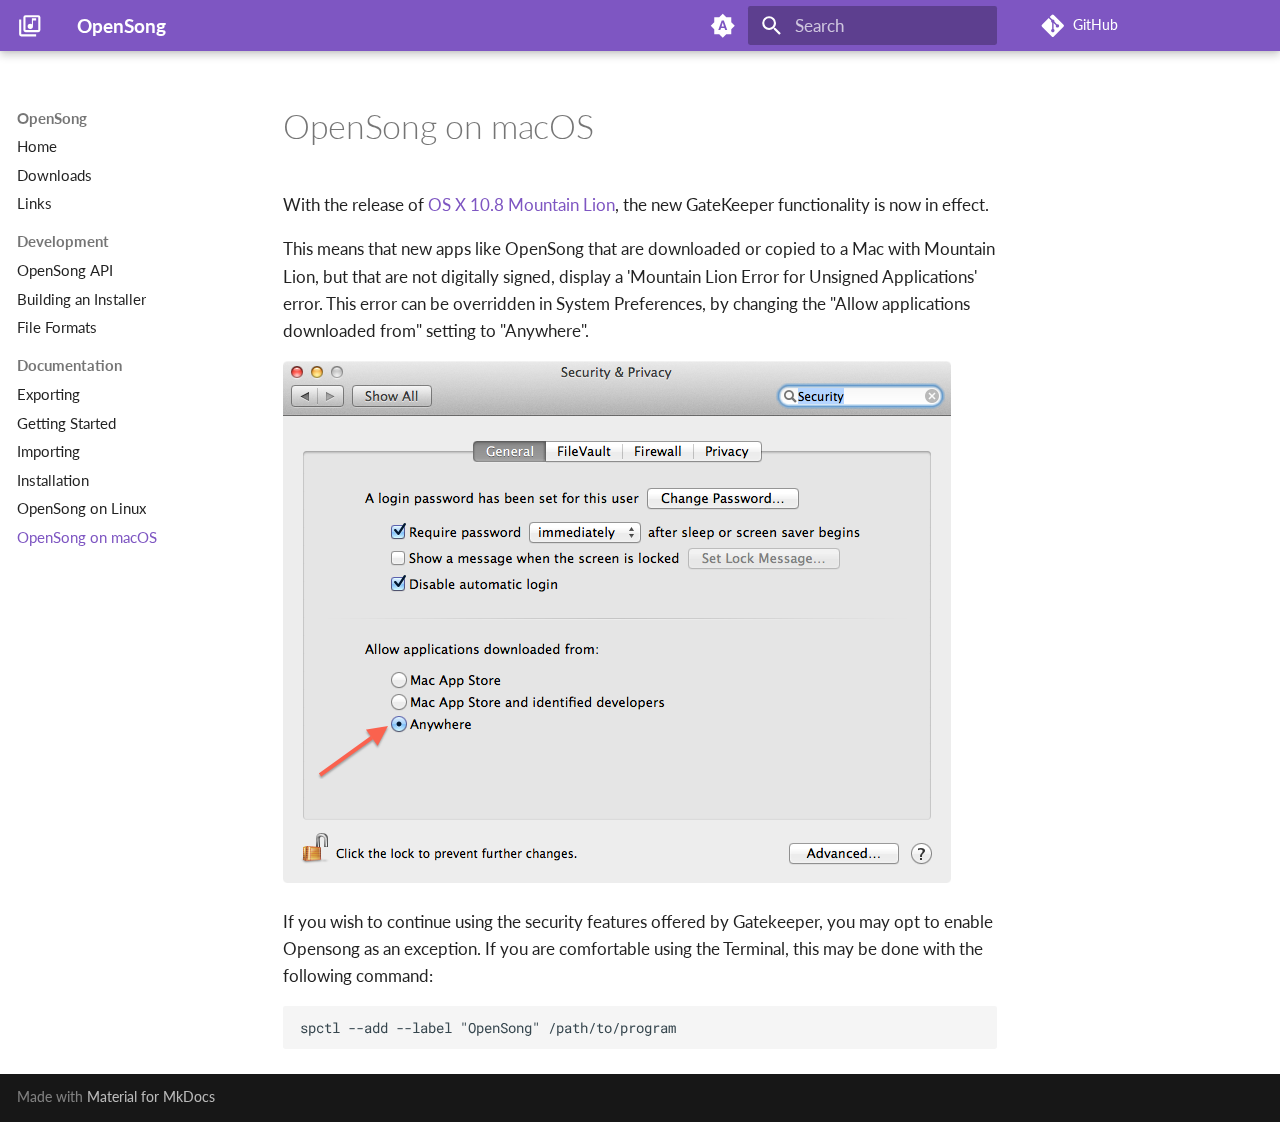
<file: documentation/opensong-on-mac/index.html>
<!doctype html>
<html lang="en" class="no-js">
  <head>
    
      <meta charset="utf-8">
      <meta name="viewport" content="width=device-width,initial-scale=1">
      
      
      
      
        <link rel="prev" href="../opensong-on-linux/">
      
      
      
      <link rel="icon" href="../../favicon.ico">
      <meta name="generator" content="mkdocs-1.6.1, mkdocs-material-9.5.48">
    
    
      
        <title>OpenSong on macOS - OpenSong</title>
      
    
    
      <link rel="stylesheet" href="../../assets/stylesheets/main.6f8fc17f.min.css">
      
        
        <link rel="stylesheet" href="../../assets/stylesheets/palette.06af60db.min.css">
      
      


    
    
      
    
    
      
        
        
        <link rel="preconnect" href="https://fonts.gstatic.com" crossorigin>
        <link rel="stylesheet" href="https://fonts.googleapis.com/css?family=Lato:300,300i,400,400i,700,700i%7CRoboto+Mono:400,400i,700,700i&display=fallback">
        <style>:root{--md-text-font:"Lato";--md-code-font:"Roboto Mono"}</style>
      
    
    
      <link rel="stylesheet" href="../../public/css/style.css">
    
    <script>__md_scope=new URL("../..",location),__md_hash=e=>[...e].reduce(((e,_)=>(e<<5)-e+_.charCodeAt(0)),0),__md_get=(e,_=localStorage,t=__md_scope)=>JSON.parse(_.getItem(t.pathname+"."+e)),__md_set=(e,_,t=localStorage,a=__md_scope)=>{try{t.setItem(a.pathname+"."+e,JSON.stringify(_))}catch(e){}}</script>
    
      

    
    
    
  </head>
  
  
    
    
      
    
    
    
    
    <body dir="ltr" data-md-color-scheme="slate" data-md-color-primary="deep-purple" data-md-color-accent="deep-orange">
  
    
    <input class="md-toggle" data-md-toggle="drawer" type="checkbox" id="__drawer" autocomplete="off">
    <input class="md-toggle" data-md-toggle="search" type="checkbox" id="__search" autocomplete="off">
    <label class="md-overlay" for="__drawer"></label>
    <div data-md-component="skip">
      
        
        <a href="#opensong-on-macos" class="md-skip">
          Skip to content
        </a>
      
    </div>
    <div data-md-component="announce">
      
    </div>
    
    
      

  

<header class="md-header md-header--shadow" data-md-component="header">
  <nav class="md-header__inner md-grid" aria-label="Header">
    <a href="../.." title="OpenSong" class="md-header__button md-logo" aria-label="OpenSong" data-md-component="logo">
      
  
  <svg xmlns="http://www.w3.org/2000/svg" viewBox="0 0 24 24"><path d="M20 2H8a2 2 0 0 0-2 2v12a2 2 0 0 0 2 2h12a2 2 0 0 0 2-2V4a2 2 0 0 0-2-2m0 14H8V4h12m-7.5 11a2.5 2.5 0 0 0 2.5-2.5V7h3V5h-4v5.5c-.42-.31-.93-.5-1.5-.5a2.5 2.5 0 0 0-2.5 2.5 2.5 2.5 0 0 0 2.5 2.5M4 6H2v14a2 2 0 0 0 2 2h14v-2H4"/></svg>

    </a>
    <label class="md-header__button md-icon" for="__drawer">
      
      <svg xmlns="http://www.w3.org/2000/svg" viewBox="0 0 24 24"><path d="M3 6h18v2H3zm0 5h18v2H3zm0 5h18v2H3z"/></svg>
    </label>
    <div class="md-header__title" data-md-component="header-title">
      <div class="md-header__ellipsis">
        <div class="md-header__topic">
          <span class="md-ellipsis">
            OpenSong
          </span>
        </div>
        <div class="md-header__topic" data-md-component="header-topic">
          <span class="md-ellipsis">
            
              OpenSong on macOS
            
          </span>
        </div>
      </div>
    </div>
    
      
        <form class="md-header__option" data-md-component="palette">
  
    
    
    
    <input class="md-option" data-md-color-media="(prefers-color-scheme: dark)" data-md-color-scheme="slate" data-md-color-primary="deep-purple" data-md-color-accent="deep-orange"  aria-label="Switch to system preference"  type="radio" name="__palette" id="__palette_0">
    
      <label class="md-header__button md-icon" title="Switch to system preference" for="__palette_1" hidden>
        <svg xmlns="http://www.w3.org/2000/svg" viewBox="0 0 24 24"><path d="M12 18c-.89 0-1.74-.2-2.5-.55C11.56 16.5 13 14.42 13 12s-1.44-4.5-3.5-5.45C10.26 6.2 11.11 6 12 6a6 6 0 0 1 6 6 6 6 0 0 1-6 6m8-9.31V4h-4.69L12 .69 8.69 4H4v4.69L.69 12 4 15.31V20h4.69L12 23.31 15.31 20H20v-4.69L23.31 12z"/></svg>
      </label>
    
  
    
    
    
    <input class="md-option" data-md-color-media="(prefers-color-scheme)" data-md-color-scheme="default" data-md-color-primary="deep-purple" data-md-color-accent="deep-orange"  aria-label="Switch to light mode"  type="radio" name="__palette" id="__palette_1">
    
      <label class="md-header__button md-icon" title="Switch to light mode" for="__palette_2" hidden>
        <svg xmlns="http://www.w3.org/2000/svg" viewBox="0 0 24 24"><path d="m14.3 16-.7-2h-3.2l-.7 2H7.8L11 7h2l3.2 9zM20 8.69V4h-4.69L12 .69 8.69 4H4v4.69L.69 12 4 15.31V20h4.69L12 23.31 15.31 20H20v-4.69L23.31 12zm-9.15 3.96h2.3L12 9z"/></svg>
      </label>
    
  
    
    
    
    <input class="md-option" data-md-color-media="(prefers-color-scheme: light)" data-md-color-scheme="default" data-md-color-primary="deep-purple" data-md-color-accent="deep-orange"  aria-label="Switch to dark mode"  type="radio" name="__palette" id="__palette_2">
    
      <label class="md-header__button md-icon" title="Switch to dark mode" for="__palette_0" hidden>
        <svg xmlns="http://www.w3.org/2000/svg" viewBox="0 0 24 24"><path d="M12 8a4 4 0 0 0-4 4 4 4 0 0 0 4 4 4 4 0 0 0 4-4 4 4 0 0 0-4-4m0 10a6 6 0 0 1-6-6 6 6 0 0 1 6-6 6 6 0 0 1 6 6 6 6 0 0 1-6 6m8-9.31V4h-4.69L12 .69 8.69 4H4v4.69L.69 12 4 15.31V20h4.69L12 23.31 15.31 20H20v-4.69L23.31 12z"/></svg>
      </label>
    
  
</form>
      
    
    
      <script>var palette=__md_get("__palette");if(palette&&palette.color){if("(prefers-color-scheme)"===palette.color.media){var media=matchMedia("(prefers-color-scheme: light)"),input=document.querySelector(media.matches?"[data-md-color-media='(prefers-color-scheme: light)']":"[data-md-color-media='(prefers-color-scheme: dark)']");palette.color.media=input.getAttribute("data-md-color-media"),palette.color.scheme=input.getAttribute("data-md-color-scheme"),palette.color.primary=input.getAttribute("data-md-color-primary"),palette.color.accent=input.getAttribute("data-md-color-accent")}for(var[key,value]of Object.entries(palette.color))document.body.setAttribute("data-md-color-"+key,value)}</script>
    
    
    
      <label class="md-header__button md-icon" for="__search">
        
        <svg xmlns="http://www.w3.org/2000/svg" viewBox="0 0 24 24"><path d="M9.5 3A6.5 6.5 0 0 1 16 9.5c0 1.61-.59 3.09-1.56 4.23l.27.27h.79l5 5-1.5 1.5-5-5v-.79l-.27-.27A6.52 6.52 0 0 1 9.5 16 6.5 6.5 0 0 1 3 9.5 6.5 6.5 0 0 1 9.5 3m0 2C7 5 5 7 5 9.5S7 14 9.5 14 14 12 14 9.5 12 5 9.5 5"/></svg>
      </label>
      <div class="md-search" data-md-component="search" role="dialog">
  <label class="md-search__overlay" for="__search"></label>
  <div class="md-search__inner" role="search">
    <form class="md-search__form" name="search">
      <input type="text" class="md-search__input" name="query" aria-label="Search" placeholder="Search" autocapitalize="off" autocorrect="off" autocomplete="off" spellcheck="false" data-md-component="search-query" required>
      <label class="md-search__icon md-icon" for="__search">
        
        <svg xmlns="http://www.w3.org/2000/svg" viewBox="0 0 24 24"><path d="M9.5 3A6.5 6.5 0 0 1 16 9.5c0 1.61-.59 3.09-1.56 4.23l.27.27h.79l5 5-1.5 1.5-5-5v-.79l-.27-.27A6.52 6.52 0 0 1 9.5 16 6.5 6.5 0 0 1 3 9.5 6.5 6.5 0 0 1 9.5 3m0 2C7 5 5 7 5 9.5S7 14 9.5 14 14 12 14 9.5 12 5 9.5 5"/></svg>
        
        <svg xmlns="http://www.w3.org/2000/svg" viewBox="0 0 24 24"><path d="M20 11v2H8l5.5 5.5-1.42 1.42L4.16 12l7.92-7.92L13.5 5.5 8 11z"/></svg>
      </label>
      <nav class="md-search__options" aria-label="Search">
        
        <button type="reset" class="md-search__icon md-icon" title="Clear" aria-label="Clear" tabindex="-1">
          
          <svg xmlns="http://www.w3.org/2000/svg" viewBox="0 0 24 24"><path d="M19 6.41 17.59 5 12 10.59 6.41 5 5 6.41 10.59 12 5 17.59 6.41 19 12 13.41 17.59 19 19 17.59 13.41 12z"/></svg>
        </button>
      </nav>
      
    </form>
    <div class="md-search__output">
      <div class="md-search__scrollwrap" tabindex="0" data-md-scrollfix>
        <div class="md-search-result" data-md-component="search-result">
          <div class="md-search-result__meta">
            Initializing search
          </div>
          <ol class="md-search-result__list" role="presentation"></ol>
        </div>
      </div>
    </div>
  </div>
</div>
    
    
      <div class="md-header__source">
        <a href="https://github.com/seansbox/opensong-org" title="Go to repository" class="md-source" data-md-component="source">
  <div class="md-source__icon md-icon">
    
    <svg xmlns="http://www.w3.org/2000/svg" viewBox="0 0 448 512"><!--! Font Awesome Free 6.7.1 by @fontawesome - https://fontawesome.com License - https://fontawesome.com/license/free (Icons: CC BY 4.0, Fonts: SIL OFL 1.1, Code: MIT License) Copyright 2024 Fonticons, Inc.--><path d="M439.55 236.05 244 40.45a28.87 28.87 0 0 0-40.81 0l-40.66 40.63 51.52 51.52c27.06-9.14 52.68 16.77 43.39 43.68l49.66 49.66c34.23-11.8 61.18 31 35.47 56.69-26.49 26.49-70.21-2.87-56-37.34L240.22 199v121.85c25.3 12.54 22.26 41.85 9.08 55a34.34 34.34 0 0 1-48.55 0c-17.57-17.6-11.07-46.91 11.25-56v-123c-20.8-8.51-24.6-30.74-18.64-45L142.57 101 8.45 235.14a28.86 28.86 0 0 0 0 40.81l195.61 195.6a28.86 28.86 0 0 0 40.8 0l194.69-194.69a28.86 28.86 0 0 0 0-40.81"/></svg>
  </div>
  <div class="md-source__repository">
    GitHub
  </div>
</a>
      </div>
    
  </nav>
  
</header>
    
    <div class="md-container" data-md-component="container">
      
      
        
          
        
      
      <main class="md-main" data-md-component="main">
        <div class="md-main__inner md-grid">
          
            
              
              <div class="md-sidebar md-sidebar--primary" data-md-component="sidebar" data-md-type="navigation" >
                <div class="md-sidebar__scrollwrap">
                  <div class="md-sidebar__inner">
                    



<nav class="md-nav md-nav--primary" aria-label="Navigation" data-md-level="0">
  <label class="md-nav__title" for="__drawer">
    <a href="../.." title="OpenSong" class="md-nav__button md-logo" aria-label="OpenSong" data-md-component="logo">
      
  
  <svg xmlns="http://www.w3.org/2000/svg" viewBox="0 0 24 24"><path d="M20 2H8a2 2 0 0 0-2 2v12a2 2 0 0 0 2 2h12a2 2 0 0 0 2-2V4a2 2 0 0 0-2-2m0 14H8V4h12m-7.5 11a2.5 2.5 0 0 0 2.5-2.5V7h3V5h-4v5.5c-.42-.31-.93-.5-1.5-.5a2.5 2.5 0 0 0-2.5 2.5 2.5 2.5 0 0 0 2.5 2.5M4 6H2v14a2 2 0 0 0 2 2h14v-2H4"/></svg>

    </a>
    OpenSong
  </label>
  
    <div class="md-nav__source">
      <a href="https://github.com/seansbox/opensong-org" title="Go to repository" class="md-source" data-md-component="source">
  <div class="md-source__icon md-icon">
    
    <svg xmlns="http://www.w3.org/2000/svg" viewBox="0 0 448 512"><!--! Font Awesome Free 6.7.1 by @fontawesome - https://fontawesome.com License - https://fontawesome.com/license/free (Icons: CC BY 4.0, Fonts: SIL OFL 1.1, Code: MIT License) Copyright 2024 Fonticons, Inc.--><path d="M439.55 236.05 244 40.45a28.87 28.87 0 0 0-40.81 0l-40.66 40.63 51.52 51.52c27.06-9.14 52.68 16.77 43.39 43.68l49.66 49.66c34.23-11.8 61.18 31 35.47 56.69-26.49 26.49-70.21-2.87-56-37.34L240.22 199v121.85c25.3 12.54 22.26 41.85 9.08 55a34.34 34.34 0 0 1-48.55 0c-17.57-17.6-11.07-46.91 11.25-56v-123c-20.8-8.51-24.6-30.74-18.64-45L142.57 101 8.45 235.14a28.86 28.86 0 0 0 0 40.81l195.61 195.6a28.86 28.86 0 0 0 40.8 0l194.69-194.69a28.86 28.86 0 0 0 0-40.81"/></svg>
  </div>
  <div class="md-source__repository">
    GitHub
  </div>
</a>
    </div>
  
  <ul class="md-nav__list" data-md-scrollfix>
    
      
      
  
  
  
  
    <li class="md-nav__item">
      <a href="../.." class="md-nav__link">
        
  
  <span class="md-ellipsis">
    Home
  </span>
  

      </a>
    </li>
  

    
      
      
  
  
  
  
    <li class="md-nav__item">
      <a href="../../downloads/" class="md-nav__link">
        
  
  <span class="md-ellipsis">
    Downloads
  </span>
  

      </a>
    </li>
  

    
      
      
  
  
  
  
    <li class="md-nav__item">
      <a href="../../links/" class="md-nav__link">
        
  
  <span class="md-ellipsis">
    Links
  </span>
  

      </a>
    </li>
  

    
      
      
  
  
  
  
    
    
    
      
        
        
      
    
    
    <li class="md-nav__item md-nav__item--section md-nav__item--nested">
      
        
        
        <input class="md-nav__toggle md-toggle " type="checkbox" id="__nav_4" >
        
          
          <label class="md-nav__link" for="__nav_4" id="__nav_4_label" tabindex="">
            
  
  <span class="md-ellipsis">
    Development
  </span>
  

            <span class="md-nav__icon md-icon"></span>
          </label>
        
        <nav class="md-nav" data-md-level="1" aria-labelledby="__nav_4_label" aria-expanded="false">
          <label class="md-nav__title" for="__nav_4">
            <span class="md-nav__icon md-icon"></span>
            Development
          </label>
          <ul class="md-nav__list" data-md-scrollfix>
            
              
                
  
  
  
  
    <li class="md-nav__item">
      <a href="../../development/api/" class="md-nav__link">
        
  
  <span class="md-ellipsis">
    OpenSong API
  </span>
  

      </a>
    </li>
  

              
            
              
                
  
  
  
  
    <li class="md-nav__item">
      <a href="../../development/building-an-installer/" class="md-nav__link">
        
  
  <span class="md-ellipsis">
    Building an Installer
  </span>
  

      </a>
    </li>
  

              
            
              
                
  
  
  
  
    <li class="md-nav__item">
      <a href="../../development/file-formats/" class="md-nav__link">
        
  
  <span class="md-ellipsis">
    File Formats
  </span>
  

      </a>
    </li>
  

              
            
          </ul>
        </nav>
      
    </li>
  

    
      
      
  
  
    
  
  
  
    
    
    
      
        
        
      
    
    
    <li class="md-nav__item md-nav__item--active md-nav__item--section md-nav__item--nested">
      
        
        
        <input class="md-nav__toggle md-toggle " type="checkbox" id="__nav_5" checked>
        
          
          <label class="md-nav__link" for="__nav_5" id="__nav_5_label" tabindex="">
            
  
  <span class="md-ellipsis">
    Documentation
  </span>
  

            <span class="md-nav__icon md-icon"></span>
          </label>
        
        <nav class="md-nav" data-md-level="1" aria-labelledby="__nav_5_label" aria-expanded="true">
          <label class="md-nav__title" for="__nav_5">
            <span class="md-nav__icon md-icon"></span>
            Documentation
          </label>
          <ul class="md-nav__list" data-md-scrollfix>
            
              
                
  
  
  
  
    <li class="md-nav__item">
      <a href="../exporting/" class="md-nav__link">
        
  
  <span class="md-ellipsis">
    Exporting
  </span>
  

      </a>
    </li>
  

              
            
              
                
  
  
  
  
    <li class="md-nav__item">
      <a href="../getting-started/" class="md-nav__link">
        
  
  <span class="md-ellipsis">
    Getting Started
  </span>
  

      </a>
    </li>
  

              
            
              
                
  
  
  
  
    <li class="md-nav__item">
      <a href="../importing/" class="md-nav__link">
        
  
  <span class="md-ellipsis">
    Importing
  </span>
  

      </a>
    </li>
  

              
            
              
                
  
  
  
  
    <li class="md-nav__item">
      <a href="../installation/" class="md-nav__link">
        
  
  <span class="md-ellipsis">
    Installation
  </span>
  

      </a>
    </li>
  

              
            
              
                
  
  
  
  
    <li class="md-nav__item">
      <a href="../opensong-on-linux/" class="md-nav__link">
        
  
  <span class="md-ellipsis">
    OpenSong on Linux
  </span>
  

      </a>
    </li>
  

              
            
              
                
  
  
    
  
  
  
    <li class="md-nav__item md-nav__item--active">
      
      <input class="md-nav__toggle md-toggle" type="checkbox" id="__toc">
      
      
        
      
      
      <a href="./" class="md-nav__link md-nav__link--active">
        
  
  <span class="md-ellipsis">
    OpenSong on macOS
  </span>
  

      </a>
      
    </li>
  

              
            
          </ul>
        </nav>
      
    </li>
  

    
  </ul>
</nav>
                  </div>
                </div>
              </div>
            
            
              
              <div class="md-sidebar md-sidebar--secondary" data-md-component="sidebar" data-md-type="toc" >
                <div class="md-sidebar__scrollwrap">
                  <div class="md-sidebar__inner">
                    

<nav class="md-nav md-nav--secondary" aria-label="Table of contents">
  
  
  
    
  
  
</nav>
                  </div>
                </div>
              </div>
            
          
          
            <div class="md-content" data-md-component="content">
              <article class="md-content__inner md-typeset">
                
                  

  
  


<h1 id="opensong-on-macos">OpenSong on macOS</h1>
<p>With the release of <a href="http://www.apple.com/osx/">OS X 10.8 Mountain Lion</a>, the new GateKeeper functionality is now in effect.</p>
<p>This means that new apps like OpenSong that are downloaded or copied to a Mac with Mountain Lion, but that are not digitally signed, display a 'Mountain Lion Error for Unsigned Applications' error. This error can be overridden in System Preferences, by changing the "Allow applications downloaded from" setting to "Anywhere".</p>
<p><img alt="MacOS Install from Anywhere" src="../../images/macos_install_from_anywhere.png" /></p>
<p>If you wish to continue using the security features offered by Gatekeeper, you may opt to enable Opensong as an exception. If you are comfortable using the Terminal, this may be done with the following command:</p>
<div class="highlight"><pre><span></span><code>spctl --add --label &quot;OpenSong&quot; /path/to/program
</code></pre></div>












                
              </article>
            </div>
          
          
<script>var target=document.getElementById(location.hash.slice(1));target&&target.name&&(target.checked=target.name.startsWith("__tabbed_"))</script>
        </div>
        
      </main>
      
        <footer class="md-footer">
  
  <div class="md-footer-meta md-typeset">
    <div class="md-footer-meta__inner md-grid">
      <div class="md-copyright">
  
  
    Made with
    <a href="https://squidfunk.github.io/mkdocs-material/" target="_blank" rel="noopener">
      Material for MkDocs
    </a>
  
</div>
      
    </div>
  </div>
</footer>
      
    </div>
    <div class="md-dialog" data-md-component="dialog">
      <div class="md-dialog__inner md-typeset"></div>
    </div>
    
    
    <script id="__config" type="application/json">{"base": "../..", "features": ["navigation.sections"], "search": "../../assets/javascripts/workers/search.6ce7567c.min.js", "translations": {"clipboard.copied": "Copied to clipboard", "clipboard.copy": "Copy to clipboard", "search.result.more.one": "1 more on this page", "search.result.more.other": "# more on this page", "search.result.none": "No matching documents", "search.result.one": "1 matching document", "search.result.other": "# matching documents", "search.result.placeholder": "Type to start searching", "search.result.term.missing": "Missing", "select.version": "Select version"}}</script>
    
    
      <script src="../../assets/javascripts/bundle.83f73b43.min.js"></script>
      
    
  </body>
</html>
</file>
<file: public/css/style.css>
html {
  font-size: 133% !important;
}

h2 {
  line-height: 1.1em !important;
  font-size: 2em !important;
}
h3 {
  line-height: 1.1em !important;
  font-size: 1.5em !important;
}

.logo {
  width: 120px;
  height: 120px;
  float: left;
  margin-right: 0.2em;
}

.clearfix::after {
  content: "";
  display: table;
  clear: both;
}

.banner {
  font-size: 24px;
  line-height: 40px;
}
</file>
<file: assets/stylesheets/main.6f8fc17f.min.css>
@charset "UTF-8";html{-webkit-text-size-adjust:none;-moz-text-size-adjust:none;text-size-adjust:none;box-sizing:border-box}*,:after,:before{box-sizing:inherit}@media (prefers-reduced-motion){*,:after,:before{transition:none!important}}body{margin:0}a,button,input,label{-webkit-tap-highlight-color:transparent}a{color:inherit;text-decoration:none}hr{border:0;box-sizing:initial;display:block;height:.05rem;overflow:visible;padding:0}small{font-size:80%}sub,sup{line-height:1em}img{border-style:none}table{border-collapse:initial;border-spacing:0}td,th{font-weight:400;vertical-align:top}button{background:#0000;border:0;font-family:inherit;font-size:inherit;margin:0;padding:0}input{border:0;outline:none}:root{--md-primary-fg-color:#4051b5;--md-primary-fg-color--light:#5d6cc0;--md-primary-fg-color--dark:#303fa1;--md-primary-bg-color:#fff;--md-primary-bg-color--light:#ffffffb3;--md-accent-fg-color:#526cfe;--md-accent-fg-color--transparent:#526cfe1a;--md-accent-bg-color:#fff;--md-accent-bg-color--light:#ffffffb3}[data-md-color-scheme=default]{color-scheme:light}[data-md-color-scheme=default] img[src$="#gh-dark-mode-only"],[data-md-color-scheme=default] img[src$="#only-dark"]{display:none}:root,[data-md-color-scheme=default]{--md-hue:225deg;--md-default-fg-color:#000000de;--md-default-fg-color--light:#0000008a;--md-default-fg-color--lighter:#00000052;--md-default-fg-color--lightest:#00000012;--md-default-bg-color:#fff;--md-default-bg-color--light:#ffffffb3;--md-default-bg-color--lighter:#ffffff4d;--md-default-bg-color--lightest:#ffffff1f;--md-code-fg-color:#36464e;--md-code-bg-color:#f5f5f5;--md-code-hl-color:#4287ff;--md-code-hl-color--light:#4287ff1a;--md-code-hl-number-color:#d52a2a;--md-code-hl-special-color:#db1457;--md-code-hl-function-color:#a846b9;--md-code-hl-constant-color:#6e59d9;--md-code-hl-keyword-color:#3f6ec6;--md-code-hl-string-color:#1c7d4d;--md-code-hl-name-color:var(--md-code-fg-color);--md-code-hl-operator-color:var(--md-default-fg-color--light);--md-code-hl-punctuation-color:var(--md-default-fg-color--light);--md-code-hl-comment-color:var(--md-default-fg-color--light);--md-code-hl-generic-color:var(--md-default-fg-color--light);--md-code-hl-variable-color:var(--md-default-fg-color--light);--md-typeset-color:var(--md-default-fg-color);--md-typeset-a-color:var(--md-primary-fg-color);--md-typeset-del-color:#f5503d26;--md-typeset-ins-color:#0bd57026;--md-typeset-kbd-color:#fafafa;--md-typeset-kbd-accent-color:#fff;--md-typeset-kbd-border-color:#b8b8b8;--md-typeset-mark-color:#ffff0080;--md-typeset-table-color:#0000001f;--md-typeset-table-color--light:rgba(0,0,0,.035);--md-admonition-fg-color:var(--md-default-fg-color);--md-admonition-bg-color:var(--md-default-bg-color);--md-warning-fg-color:#000000de;--md-warning-bg-color:#ff9;--md-footer-fg-color:#fff;--md-footer-fg-color--light:#ffffffb3;--md-footer-fg-color--lighter:#ffffff73;--md-footer-bg-color:#000000de;--md-footer-bg-color--dark:#00000052;--md-shadow-z1:0 0.2rem 0.5rem #0000000d,0 0 0.05rem #0000001a;--md-shadow-z2:0 0.2rem 0.5rem #0000001a,0 0 0.05rem #00000040;--md-shadow-z3:0 0.2rem 0.5rem #0003,0 0 0.05rem #00000059}.md-icon svg{fill:currentcolor;display:block;height:1.2rem;width:1.2rem}body{-webkit-font-smoothing:antialiased;-moz-osx-font-smoothing:grayscale;--md-text-font-family:var(--md-text-font,_),-apple-system,BlinkMacSystemFont,Helvetica,Arial,sans-serif;--md-code-font-family:var(--md-code-font,_),SFMono-Regular,Consolas,Menlo,monospace}aside,body,input{font-feature-settings:"kern","liga";color:var(--md-typeset-color);font-family:var(--md-text-font-family)}code,kbd,pre{font-feature-settings:"kern";font-family:var(--md-code-font-family)}:root{--md-typeset-table-sort-icon:url('data:image/svg+xml;charset=utf-8,<svg xmlns="http://www.w3.org/2000/svg" viewBox="0 0 24 24"><path d="m18 21-4-4h3V7h-3l4-4 4 4h-3v10h3M2 19v-2h10v2M2 13v-2h7v2M2 7V5h4v2z"/></svg>');--md-typeset-table-sort-icon--asc:url('data:image/svg+xml;charset=utf-8,<svg xmlns="http://www.w3.org/2000/svg" viewBox="0 0 24 24"><path d="M19 17h3l-4 4-4-4h3V3h2M2 17h10v2H2M6 5v2H2V5m0 6h7v2H2z"/></svg>');--md-typeset-table-sort-icon--desc:url('data:image/svg+xml;charset=utf-8,<svg xmlns="http://www.w3.org/2000/svg" viewBox="0 0 24 24"><path d="M19 7h3l-4-4-4 4h3v14h2M2 17h10v2H2M6 5v2H2V5m0 6h7v2H2z"/></svg>')}.md-typeset{-webkit-print-color-adjust:exact;color-adjust:exact;font-size:.8rem;line-height:1.6}@media print{.md-typeset{font-size:.68rem}}.md-typeset blockquote,.md-typeset dl,.md-typeset figure,.md-typeset ol,.md-typeset pre,.md-typeset ul{margin-bottom:1em;margin-top:1em}.md-typeset h1{color:var(--md-default-fg-color--light);font-size:2em;line-height:1.3;margin:0 0 1.25em}.md-typeset h1,.md-typeset h2{font-weight:300;letter-spacing:-.01em}.md-typeset h2{font-size:1.5625em;line-height:1.4;margin:1.6em 0 .64em}.md-typeset h3{font-size:1.25em;font-weight:400;letter-spacing:-.01em;line-height:1.5;margin:1.6em 0 .8em}.md-typeset h2+h3{margin-top:.8em}.md-typeset h4{font-weight:700;letter-spacing:-.01em;margin:1em 0}.md-typeset h5,.md-typeset h6{color:var(--md-default-fg-color--light);font-size:.8em;font-weight:700;letter-spacing:-.01em;margin:1.25em 0}.md-typeset h5{text-transform:uppercase}.md-typeset h5 code{text-transform:none}.md-typeset hr{border-bottom:.05rem solid var(--md-default-fg-color--lightest);display:flow-root;margin:1.5em 0}.md-typeset a{color:var(--md-typeset-a-color);word-break:break-word}.md-typeset a,.md-typeset a:before{transition:color 125ms}.md-typeset a:focus,.md-typeset a:hover{color:var(--md-accent-fg-color)}.md-typeset a:focus code,.md-typeset a:hover code{background-color:var(--md-accent-fg-color--transparent)}.md-typeset a code{color:currentcolor;transition:background-color 125ms}.md-typeset a.focus-visible{outline-color:var(--md-accent-fg-color);outline-offset:.2rem}.md-typeset code,.md-typeset kbd,.md-typeset pre{color:var(--md-code-fg-color);direction:ltr;font-variant-ligatures:none}@media print{.md-typeset code,.md-typeset kbd,.md-typeset pre{white-space:pre-wrap}}.md-typeset code{background-color:var(--md-code-bg-color);border-radius:.1rem;-webkit-box-decoration-break:clone;box-decoration-break:clone;font-size:.85em;padding:0 .2941176471em;word-break:break-word}.md-typeset code:not(.focus-visible){-webkit-tap-highlight-color:transparent;outline:none}.md-typeset pre{display:flow-root;line-height:1.4;position:relative}.md-typeset pre>code{-webkit-box-decoration-break:slice;box-decoration-break:slice;box-shadow:none;display:block;margin:0;outline-color:var(--md-accent-fg-color);overflow:auto;padding:.7720588235em 1.1764705882em;scrollbar-color:var(--md-default-fg-color--lighter) #0000;scrollbar-width:thin;touch-action:auto;word-break:normal}.md-typeset pre>code:hover{scrollbar-color:var(--md-accent-fg-color) #0000}.md-typeset pre>code::-webkit-scrollbar{height:.2rem;width:.2rem}.md-typeset pre>code::-webkit-scrollbar-thumb{background-color:var(--md-default-fg-color--lighter)}.md-typeset pre>code::-webkit-scrollbar-thumb:hover{background-color:var(--md-accent-fg-color)}.md-typeset kbd{background-color:var(--md-typeset-kbd-color);border-radius:.1rem;box-shadow:0 .1rem 0 .05rem var(--md-typeset-kbd-border-color),0 .1rem 0 var(--md-typeset-kbd-border-color),0 -.1rem .2rem var(--md-typeset-kbd-accent-color) inset;color:var(--md-default-fg-color);display:inline-block;font-size:.75em;padding:0 .6666666667em;vertical-align:text-top;word-break:break-word}.md-typeset mark{background-color:var(--md-typeset-mark-color);-webkit-box-decoration-break:clone;box-decoration-break:clone;color:inherit;word-break:break-word}.md-typeset abbr{border-bottom:.05rem dotted var(--md-default-fg-color--light);cursor:help;text-decoration:none}.md-typeset small{opacity:.75}[dir=ltr] .md-typeset sub,[dir=ltr] .md-typeset sup{margin-left:.078125em}[dir=rtl] .md-typeset sub,[dir=rtl] .md-typeset sup{margin-right:.078125em}[dir=ltr] .md-typeset blockquote{padding-left:.6rem}[dir=rtl] .md-typeset blockquote{padding-right:.6rem}[dir=ltr] .md-typeset blockquote{border-left:.2rem solid var(--md-default-fg-color--lighter)}[dir=rtl] .md-typeset blockquote{border-right:.2rem solid var(--md-default-fg-color--lighter)}.md-typeset blockquote{color:var(--md-default-fg-color--light);margin-left:0;margin-right:0}.md-typeset ul{list-style-type:disc}.md-typeset ul[type]{list-style-type:revert-layer}[dir=ltr] .md-typeset ol,[dir=ltr] .md-typeset ul{margin-left:.625em}[dir=rtl] .md-typeset ol,[dir=rtl] .md-typeset ul{margin-right:.625em}.md-typeset ol,.md-typeset ul{padding:0}.md-typeset ol:not([hidden]),.md-typeset ul:not([hidden]){display:flow-root}.md-typeset ol ol,.md-typeset ul ol{list-style-type:lower-alpha}.md-typeset ol ol ol,.md-typeset ul ol ol{list-style-type:lower-roman}.md-typeset ol ol ol ol,.md-typeset ul ol ol ol{list-style-type:upper-alpha}.md-typeset ol ol ol ol ol,.md-typeset ul ol ol ol ol{list-style-type:upper-roman}.md-typeset ol[type],.md-typeset ul[type]{list-style-type:revert-layer}[dir=ltr] .md-typeset ol li,[dir=ltr] .md-typeset ul li{margin-left:1.25em}[dir=rtl] .md-typeset ol li,[dir=rtl] .md-typeset ul li{margin-right:1.25em}.md-typeset ol li,.md-typeset ul li{margin-bottom:.5em}.md-typeset ol li blockquote,.md-typeset ol li p,.md-typeset ul li blockquote,.md-typeset ul li p{margin:.5em 0}.md-typeset ol li:last-child,.md-typeset ul li:last-child{margin-bottom:0}[dir=ltr] .md-typeset ol li ol,[dir=ltr] .md-typeset ol li ul,[dir=ltr] .md-typeset ul li ol,[dir=ltr] .md-typeset ul li ul{margin-left:.625em}[dir=rtl] .md-typeset ol li ol,[dir=rtl] .md-typeset ol li ul,[dir=rtl] .md-typeset ul li ol,[dir=rtl] .md-typeset ul li ul{margin-right:.625em}.md-typeset ol li ol,.md-typeset ol li ul,.md-typeset ul li ol,.md-typeset ul li ul{margin-bottom:.5em;margin-top:.5em}[dir=ltr] .md-typeset dd{margin-left:1.875em}[dir=rtl] .md-typeset dd{margin-right:1.875em}.md-typeset dd{margin-bottom:1.5em;margin-top:1em}.md-typeset img,.md-typeset svg,.md-typeset video{height:auto;max-width:100%}.md-typeset img[align=left]{margin:1em 1em 1em 0}.md-typeset img[align=right]{margin:1em 0 1em 1em}.md-typeset img[align]:only-child{margin-top:0}.md-typeset figure{display:flow-root;margin:1em auto;max-width:100%;text-align:center;width:-moz-fit-content;width:fit-content}.md-typeset figure img{display:block;margin:0 auto}.md-typeset figcaption{font-style:italic;margin:1em auto;max-width:24rem}.md-typeset iframe{max-width:100%}.md-typeset table:not([class]){background-color:var(--md-default-bg-color);border:.05rem solid var(--md-typeset-table-color);border-radius:.1rem;display:inline-block;font-size:.64rem;max-width:100%;overflow:auto;touch-action:auto}@media print{.md-typeset table:not([class]){display:table}}.md-typeset table:not([class])+*{margin-top:1.5em}.md-typeset table:not([class]) td>:first-child,.md-typeset table:not([class]) th>:first-child{margin-top:0}.md-typeset table:not([class]) td>:last-child,.md-typeset table:not([class]) th>:last-child{margin-bottom:0}.md-typeset table:not([class]) td:not([align]),.md-typeset table:not([class]) th:not([align]){text-align:left}[dir=rtl] .md-typeset table:not([class]) td:not([align]),[dir=rtl] .md-typeset table:not([class]) th:not([align]){text-align:right}.md-typeset table:not([class]) th{font-weight:700;min-width:5rem;padding:.9375em 1.25em;vertical-align:top}.md-typeset table:not([class]) td{border-top:.05rem solid var(--md-typeset-table-color);padding:.9375em 1.25em;vertical-align:top}.md-typeset table:not([class]) tbody tr{transition:background-color 125ms}.md-typeset table:not([class]) tbody tr:hover{background-color:var(--md-typeset-table-color--light);box-shadow:0 .05rem 0 var(--md-default-bg-color) inset}.md-typeset table:not([class]) a{word-break:normal}.md-typeset table th[role=columnheader]{cursor:pointer}[dir=ltr] .md-typeset table th[role=columnheader]:after{margin-left:.5em}[dir=rtl] .md-typeset table th[role=columnheader]:after{margin-right:.5em}.md-typeset table th[role=columnheader]:after{content:"";display:inline-block;height:1.2em;-webkit-mask-image:var(--md-typeset-table-sort-icon);mask-image:var(--md-typeset-table-sort-icon);-webkit-mask-repeat:no-repeat;mask-repeat:no-repeat;-webkit-mask-size:contain;mask-size:contain;transition:background-color 125ms;vertical-align:text-bottom;width:1.2em}.md-typeset table th[role=columnheader]:hover:after{background-color:var(--md-default-fg-color--lighter)}.md-typeset table th[role=columnheader][aria-sort=ascending]:after{background-color:var(--md-default-fg-color--light);-webkit-mask-image:var(--md-typeset-table-sort-icon--asc);mask-image:var(--md-typeset-table-sort-icon--asc)}.md-typeset table th[role=columnheader][aria-sort=descending]:after{background-color:var(--md-default-fg-color--light);-webkit-mask-image:var(--md-typeset-table-sort-icon--desc);mask-image:var(--md-typeset-table-sort-icon--desc)}.md-typeset__scrollwrap{margin:1em -.8rem;overflow-x:auto;touch-action:auto}.md-typeset__table{display:inline-block;margin-bottom:.5em;padding:0 .8rem}@media print{.md-typeset__table{display:block}}html .md-typeset__table table{display:table;margin:0;overflow:hidden;width:100%}@media screen and (max-width:44.984375em){.md-content__inner>pre{margin:1em -.8rem}.md-content__inner>pre code{border-radius:0}}.md-typeset .md-author{border-radius:100%;display:block;flex-shrink:0;height:1.6rem;overflow:hidden;position:relative;transition:color 125ms,transform 125ms;width:1.6rem}.md-typeset .md-author img{display:block}.md-typeset .md-author--more{background:var(--md-default-fg-color--lightest);color:var(--md-default-fg-color--lighter);font-size:.6rem;font-weight:700;line-height:1.6rem;text-align:center}.md-typeset .md-author--long{height:2.4rem;width:2.4rem}.md-typeset a.md-author{transform:scale(1)}.md-typeset a.md-author img{border-radius:100%;filter:grayscale(100%) opacity(75%);transition:filter 125ms}.md-typeset a.md-author:focus,.md-typeset a.md-author:hover{transform:scale(1.1);z-index:1}.md-typeset a.md-author:focus img,.md-typeset a.md-author:hover img{filter:grayscale(0)}.md-banner{background-color:var(--md-footer-bg-color);color:var(--md-footer-fg-color);overflow:auto}@media print{.md-banner{display:none}}.md-banner--warning{background-color:var(--md-warning-bg-color);color:var(--md-warning-fg-color)}.md-banner__inner{font-size:.7rem;margin:.6rem auto;padding:0 .8rem}[dir=ltr] .md-banner__button{float:right}[dir=rtl] .md-banner__button{float:left}.md-banner__button{color:inherit;cursor:pointer;transition:opacity .25s}.no-js .md-banner__button{display:none}.md-banner__button:hover{opacity:.7}html{font-size:125%;height:100%;overflow-x:hidden}@media screen and (min-width:100em){html{font-size:137.5%}}@media screen and (min-width:125em){html{font-size:150%}}body{background-color:var(--md-default-bg-color);display:flex;flex-direction:column;font-size:.5rem;min-height:100%;position:relative;width:100%}@media print{body{display:block}}@media screen and (max-width:59.984375em){body[data-md-scrolllock]{position:fixed}}.md-grid{margin-left:auto;margin-right:auto;max-width:61rem}.md-container{display:flex;flex-direction:column;flex-grow:1}@media print{.md-container{display:block}}.md-main{flex-grow:1}.md-main__inner{display:flex;height:100%;margin-top:1.5rem}.md-ellipsis{overflow:hidden;text-overflow:ellipsis}.md-toggle{display:none}.md-option{height:0;opacity:0;position:absolute;width:0}.md-option:checked+label:not([hidden]){display:block}.md-option.focus-visible+label{outline-color:var(--md-accent-fg-color);outline-style:auto}.md-skip{background-color:var(--md-default-fg-color);border-radius:.1rem;color:var(--md-default-bg-color);font-size:.64rem;margin:.5rem;opacity:0;outline-color:var(--md-accent-fg-color);padding:.3rem .5rem;position:fixed;transform:translateY(.4rem);z-index:-1}.md-skip:focus{opacity:1;transform:translateY(0);transition:transform .25s cubic-bezier(.4,0,.2,1),opacity 175ms 75ms;z-index:10}@page{margin:25mm}:root{--md-clipboard-icon:url('data:image/svg+xml;charset=utf-8,<svg xmlns="http://www.w3.org/2000/svg" viewBox="0 0 24 24"><path d="M19 21H8V7h11m0-2H8a2 2 0 0 0-2 2v14a2 2 0 0 0 2 2h11a2 2 0 0 0 2-2V7a2 2 0 0 0-2-2m-3-4H4a2 2 0 0 0-2 2v14h2V3h12z"/></svg>')}.md-clipboard{border-radius:.1rem;color:var(--md-default-fg-color--lightest);cursor:pointer;height:1.5em;outline-color:var(--md-accent-fg-color);outline-offset:.1rem;position:absolute;right:.5em;top:.5em;transition:color .25s;width:1.5em;z-index:1}@media print{.md-clipboard{display:none}}.md-clipboard:not(.focus-visible){-webkit-tap-highlight-color:transparent;outline:none}:hover>.md-clipboard{color:var(--md-default-fg-color--light)}.md-clipboard:focus,.md-clipboard:hover{color:var(--md-accent-fg-color)}.md-clipboard:after{background-color:currentcolor;content:"";display:block;height:1.125em;margin:0 auto;-webkit-mask-image:var(--md-clipboard-icon);mask-image:var(--md-clipboard-icon);-webkit-mask-position:center;mask-position:center;-webkit-mask-repeat:no-repeat;mask-repeat:no-repeat;-webkit-mask-size:contain;mask-size:contain;width:1.125em}.md-clipboard--inline{cursor:pointer}.md-clipboard--inline code{transition:color .25s,background-color .25s}.md-clipboard--inline:focus code,.md-clipboard--inline:hover code{background-color:var(--md-accent-fg-color--transparent);color:var(--md-accent-fg-color)}.md-typeset .md-code__content{display:grid}@keyframes consent{0%{opacity:0;transform:translateY(100%)}to{opacity:1;transform:translateY(0)}}@keyframes overlay{0%{opacity:0}to{opacity:1}}.md-consent__overlay{animation:overlay .25s both;-webkit-backdrop-filter:blur(.1rem);backdrop-filter:blur(.1rem);background-color:#0000008a;height:100%;opacity:1;position:fixed;top:0;width:100%;z-index:5}.md-consent__inner{animation:consent .5s cubic-bezier(.1,.7,.1,1) both;background-color:var(--md-default-bg-color);border:0;border-radius:.1rem;bottom:0;box-shadow:0 0 .2rem #0000001a,0 .2rem .4rem #0003;max-height:100%;overflow:auto;padding:0;position:fixed;width:100%;z-index:5}.md-consent__form{padding:.8rem}.md-consent__settings{display:none;margin:1em 0}input:checked+.md-consent__settings{display:block}.md-consent__controls{margin-bottom:.8rem}.md-typeset .md-consent__controls .md-button{display:inline}@media screen and (max-width:44.984375em){.md-typeset .md-consent__controls .md-button{display:block;margin-top:.4rem;text-align:center;width:100%}}.md-consent label{cursor:pointer}.md-content{flex-grow:1;min-width:0}.md-content__inner{margin:0 .8rem 1.2rem;padding-top:.6rem}@media screen and (min-width:76.25em){[dir=ltr] .md-sidebar--primary:not([hidden])~.md-content>.md-content__inner{margin-left:1.2rem}[dir=ltr] .md-sidebar--secondary:not([hidden])~.md-content>.md-content__inner,[dir=rtl] .md-sidebar--primary:not([hidden])~.md-content>.md-content__inner{margin-right:1.2rem}[dir=rtl] .md-sidebar--secondary:not([hidden])~.md-content>.md-content__inner{margin-left:1.2rem}}.md-content__inner:before{content:"";display:block;height:.4rem}.md-content__inner>:last-child{margin-bottom:0}[dir=ltr] .md-content__button{float:right}[dir=rtl] .md-content__button{float:left}[dir=ltr] .md-content__button{margin-left:.4rem}[dir=rtl] .md-content__button{margin-right:.4rem}.md-content__button{margin:.4rem 0;padding:0}@media print{.md-content__button{display:none}}.md-typeset .md-content__button{color:var(--md-default-fg-color--lighter)}.md-content__button svg{display:inline;vertical-align:top}[dir=rtl] .md-content__button svg{transform:scaleX(-1)}[dir=ltr] .md-dialog{right:.8rem}[dir=rtl] .md-dialog{left:.8rem}.md-dialog{background-color:var(--md-default-fg-color);border-radius:.1rem;bottom:.8rem;box-shadow:var(--md-shadow-z3);min-width:11.1rem;opacity:0;padding:.4rem .6rem;pointer-events:none;position:fixed;transform:translateY(100%);transition:transform 0ms .4s,opacity .4s;z-index:4}@media print{.md-dialog{display:none}}.md-dialog--active{opacity:1;pointer-events:auto;transform:translateY(0);transition:transform .4s cubic-bezier(.075,.85,.175,1),opacity .4s}.md-dialog__inner{color:var(--md-default-bg-color);font-size:.7rem}.md-feedback{margin:2em 0 1em;text-align:center}.md-feedback fieldset{border:none;margin:0;padding:0}.md-feedback__title{font-weight:700;margin:1em auto}.md-feedback__inner{position:relative}.md-feedback__list{display:flex;flex-wrap:wrap;place-content:baseline center;position:relative}.md-feedback__list:hover .md-icon:not(:disabled){color:var(--md-default-fg-color--lighter)}:disabled .md-feedback__list{min-height:1.8rem}.md-feedback__icon{color:var(--md-default-fg-color--light);cursor:pointer;flex-shrink:0;margin:0 .1rem;transition:color 125ms}.md-feedback__icon:not(:disabled).md-icon:hover{color:var(--md-accent-fg-color)}.md-feedback__icon:disabled{color:var(--md-default-fg-color--lightest);pointer-events:none}.md-feedback__note{opacity:0;position:relative;transform:translateY(.4rem);transition:transform .4s cubic-bezier(.1,.7,.1,1),opacity .15s}.md-feedback__note>*{margin:0 auto;max-width:16rem}:disabled .md-feedback__note{opacity:1;transform:translateY(0)}@media print{.md-feedback{display:none}}.md-footer{background-color:var(--md-footer-bg-color);color:var(--md-footer-fg-color)}@media print{.md-footer{display:none}}.md-footer__inner{justify-content:space-between;overflow:auto;padding:.2rem}.md-footer__inner:not([hidden]){display:flex}.md-footer__link{align-items:end;display:flex;flex-grow:0.01;margin-bottom:.4rem;margin-top:1rem;max-width:100%;outline-color:var(--md-accent-fg-color);overflow:hidden;transition:opacity .25s}.md-footer__link:focus,.md-footer__link:hover{opacity:.7}[dir=rtl] .md-footer__link svg{transform:scaleX(-1)}@media screen and (max-width:44.984375em){.md-footer__link--prev{flex-shrink:0}.md-footer__link--prev .md-footer__title{display:none}}[dir=ltr] .md-footer__link--next{margin-left:auto}[dir=rtl] .md-footer__link--next{margin-right:auto}.md-footer__link--next{text-align:right}[dir=rtl] .md-footer__link--next{text-align:left}.md-footer__title{flex-grow:1;font-size:.9rem;margin-bottom:.7rem;max-width:calc(100% - 2.4rem);padding:0 1rem;white-space:nowrap}.md-footer__button{margin:.2rem;padding:.4rem}.md-footer__direction{font-size:.64rem;opacity:.7}.md-footer-meta{background-color:var(--md-footer-bg-color--dark)}.md-footer-meta__inner{display:flex;flex-wrap:wrap;justify-content:space-between;padding:.2rem}html .md-footer-meta.md-typeset a{color:var(--md-footer-fg-color--light)}html .md-footer-meta.md-typeset a:focus,html .md-footer-meta.md-typeset a:hover{color:var(--md-footer-fg-color)}.md-copyright{color:var(--md-footer-fg-color--lighter);font-size:.64rem;margin:auto .6rem;padding:.4rem 0;width:100%}@media screen and (min-width:45em){.md-copyright{width:auto}}.md-copyright__highlight{color:var(--md-footer-fg-color--light)}.md-social{display:inline-flex;gap:.2rem;margin:0 .4rem;padding:.2rem 0 .6rem}@media screen and (min-width:45em){.md-social{padding:.6rem 0}}.md-social__link{display:inline-block;height:1.6rem;text-align:center;width:1.6rem}.md-social__link:before{line-height:1.9}.md-social__link svg{fill:currentcolor;max-height:.8rem;vertical-align:-25%}.md-typeset .md-button{border:.1rem solid;border-radius:.1rem;color:var(--md-primary-fg-color);cursor:pointer;display:inline-block;font-weight:700;padding:.625em 2em;transition:color 125ms,background-color 125ms,border-color 125ms}.md-typeset .md-button--primary{background-color:var(--md-primary-fg-color);border-color:var(--md-primary-fg-color);color:var(--md-primary-bg-color)}.md-typeset .md-button:focus,.md-typeset .md-button:hover{background-color:var(--md-accent-fg-color);border-color:var(--md-accent-fg-color);color:var(--md-accent-bg-color)}[dir=ltr] .md-typeset .md-input{border-top-left-radius:.1rem}[dir=ltr] .md-typeset .md-input,[dir=rtl] .md-typeset .md-input{border-top-right-radius:.1rem}[dir=rtl] .md-typeset .md-input{border-top-left-radius:.1rem}.md-typeset .md-input{border-bottom:.1rem solid var(--md-default-fg-color--lighter);box-shadow:var(--md-shadow-z1);font-size:.8rem;height:1.8rem;padding:0 .6rem;transition:border .25s,box-shadow .25s}.md-typeset .md-input:focus,.md-typeset .md-input:hover{border-bottom-color:var(--md-accent-fg-color);box-shadow:var(--md-shadow-z2)}.md-typeset .md-input--stretch{width:100%}.md-header{background-color:var(--md-primary-fg-color);box-shadow:0 0 .2rem #0000,0 .2rem .4rem #0000;color:var(--md-primary-bg-color);display:block;left:0;position:sticky;right:0;top:0;z-index:4}@media print{.md-header{display:none}}.md-header[hidden]{transform:translateY(-100%);transition:transform .25s cubic-bezier(.8,0,.6,1),box-shadow .25s}.md-header--shadow{box-shadow:0 0 .2rem #0000001a,0 .2rem .4rem #0003;transition:transform .25s cubic-bezier(.1,.7,.1,1),box-shadow .25s}.md-header__inner{align-items:center;display:flex;padding:0 .2rem}.md-header__button{color:currentcolor;cursor:pointer;margin:.2rem;outline-color:var(--md-accent-fg-color);padding:.4rem;position:relative;transition:opacity .25s;vertical-align:middle;z-index:1}.md-header__button:hover{opacity:.7}.md-header__button:not([hidden]){display:inline-block}.md-header__button:not(.focus-visible){-webkit-tap-highlight-color:transparent;outline:none}.md-header__button.md-logo{margin:.2rem;padding:.4rem}@media screen and (max-width:76.234375em){.md-header__button.md-logo{display:none}}.md-header__button.md-logo img,.md-header__button.md-logo svg{fill:currentcolor;display:block;height:1.2rem;width:auto}@media screen and (min-width:60em){.md-header__button[for=__search]{display:none}}.no-js .md-header__button[for=__search]{display:none}[dir=rtl] .md-header__button[for=__search] svg{transform:scaleX(-1)}@media screen and (min-width:76.25em){.md-header__button[for=__drawer]{display:none}}.md-header__topic{display:flex;max-width:100%;position:absolute;transition:transform .4s cubic-bezier(.1,.7,.1,1),opacity .15s;white-space:nowrap}.md-header__topic+.md-header__topic{opacity:0;pointer-events:none;transform:translateX(1.25rem);transition:transform .4s cubic-bezier(1,.7,.1,.1),opacity .15s;z-index:-1}[dir=rtl] .md-header__topic+.md-header__topic{transform:translateX(-1.25rem)}.md-header__topic:first-child{font-weight:700}[dir=ltr] .md-header__title{margin-left:1rem;margin-right:.4rem}[dir=rtl] .md-header__title{margin-left:.4rem;margin-right:1rem}.md-header__title{flex-grow:1;font-size:.9rem;height:2.4rem;line-height:2.4rem}.md-header__title--active .md-header__topic{opacity:0;pointer-events:none;transform:translateX(-1.25rem);transition:transform .4s cubic-bezier(1,.7,.1,.1),opacity .15s;z-index:-1}[dir=rtl] .md-header__title--active .md-header__topic{transform:translateX(1.25rem)}.md-header__title--active .md-header__topic+.md-header__topic{opacity:1;pointer-events:auto;transform:translateX(0);transition:transform .4s cubic-bezier(.1,.7,.1,1),opacity .15s;z-index:0}.md-header__title>.md-header__ellipsis{height:100%;position:relative;width:100%}.md-header__option{display:flex;flex-shrink:0;max-width:100%;transition:max-width 0ms .25s,opacity .25s .25s;white-space:nowrap}[data-md-toggle=search]:checked~.md-header .md-header__option{max-width:0;opacity:0;transition:max-width 0ms,opacity 0ms}.md-header__option>input{bottom:0}.md-header__source{display:none}@media screen and (min-width:60em){[dir=ltr] .md-header__source{margin-left:1rem}[dir=rtl] .md-header__source{margin-right:1rem}.md-header__source{display:block;max-width:11.7rem;width:11.7rem}}@media screen and (min-width:76.25em){[dir=ltr] .md-header__source{margin-left:1.4rem}[dir=rtl] .md-header__source{margin-right:1.4rem}}.md-meta{color:var(--md-default-fg-color--light);font-size:.7rem;line-height:1.3}.md-meta__list{display:inline-flex;flex-wrap:wrap;list-style:none;margin:0;padding:0}.md-meta__item:not(:last-child):after{content:"·";margin-left:.2rem;margin-right:.2rem}.md-meta__link{color:var(--md-typeset-a-color)}.md-meta__link:focus,.md-meta__link:hover{color:var(--md-accent-fg-color)}.md-draft{background-color:#ff1744;border-radius:.125em;color:#fff;display:inline-block;font-weight:700;padding-left:.5714285714em;padding-right:.5714285714em}:root{--md-nav-icon--prev:url('data:image/svg+xml;charset=utf-8,<svg xmlns="http://www.w3.org/2000/svg" viewBox="0 0 24 24"><path d="M20 11v2H8l5.5 5.5-1.42 1.42L4.16 12l7.92-7.92L13.5 5.5 8 11z"/></svg>');--md-nav-icon--next:url('data:image/svg+xml;charset=utf-8,<svg xmlns="http://www.w3.org/2000/svg" viewBox="0 0 24 24"><path d="M8.59 16.58 13.17 12 8.59 7.41 10 6l6 6-6 6z"/></svg>');--md-toc-icon:url('data:image/svg+xml;charset=utf-8,<svg xmlns="http://www.w3.org/2000/svg" viewBox="0 0 24 24"><path d="M3 9h14V7H3zm0 4h14v-2H3zm0 4h14v-2H3zm16 0h2v-2h-2zm0-10v2h2V7zm0 6h2v-2h-2z"/></svg>')}.md-nav{font-size:.7rem;line-height:1.3}.md-nav__title{color:var(--md-default-fg-color--light);display:block;font-weight:700;overflow:hidden;padding:0 .6rem;text-overflow:ellipsis}.md-nav__title .md-nav__button{display:none}.md-nav__title .md-nav__button img{height:100%;width:auto}.md-nav__title .md-nav__button.md-logo img,.md-nav__title .md-nav__button.md-logo svg{fill:currentcolor;display:block;height:2.4rem;max-width:100%;object-fit:contain;width:auto}.md-nav__list{list-style:none;margin:0;padding:0}.md-nav__link{align-items:flex-start;display:flex;gap:.4rem;margin-top:.625em;scroll-snap-align:start;transition:color 125ms}.md-nav__link--passed{color:var(--md-default-fg-color--light)}.md-nav__item .md-nav__link--active,.md-nav__item .md-nav__link--active code{color:var(--md-typeset-a-color)}.md-nav__link .md-ellipsis{position:relative}[dir=ltr] .md-nav__link .md-icon:last-child{margin-left:auto}[dir=rtl] .md-nav__link .md-icon:last-child{margin-right:auto}.md-nav__link svg{fill:currentcolor;flex-shrink:0;height:1.3em;position:relative}.md-nav__link[for]:focus,.md-nav__link[for]:hover,.md-nav__link[href]:focus,.md-nav__link[href]:hover{color:var(--md-accent-fg-color);cursor:pointer}.md-nav__link.focus-visible{outline-color:var(--md-accent-fg-color);outline-offset:.2rem}.md-nav--primary .md-nav__link[for=__toc]{display:none}.md-nav--primary .md-nav__link[for=__toc] .md-icon:after{background-color:currentcolor;display:block;height:100%;-webkit-mask-image:var(--md-toc-icon);mask-image:var(--md-toc-icon);width:100%}.md-nav--primary .md-nav__link[for=__toc]~.md-nav{display:none}.md-nav__container>.md-nav__link{margin-top:0}.md-nav__container>.md-nav__link:first-child{flex-grow:1;min-width:0}.md-nav__icon{flex-shrink:0}.md-nav__source{display:none}@media screen and (max-width:76.234375em){.md-nav--primary,.md-nav--primary .md-nav{background-color:var(--md-default-bg-color);display:flex;flex-direction:column;height:100%;left:0;position:absolute;right:0;top:0;z-index:1}.md-nav--primary .md-nav__item,.md-nav--primary .md-nav__title{font-size:.8rem;line-height:1.5}.md-nav--primary .md-nav__title{background-color:var(--md-default-fg-color--lightest);color:var(--md-default-fg-color--light);cursor:pointer;height:5.6rem;line-height:2.4rem;padding:3rem .8rem .2rem;position:relative;white-space:nowrap}[dir=ltr] .md-nav--primary .md-nav__title .md-nav__icon{left:.4rem}[dir=rtl] .md-nav--primary .md-nav__title .md-nav__icon{right:.4rem}.md-nav--primary .md-nav__title .md-nav__icon{display:block;height:1.2rem;margin:.2rem;position:absolute;top:.4rem;width:1.2rem}.md-nav--primary .md-nav__title .md-nav__icon:after{background-color:currentcolor;content:"";display:block;height:100%;-webkit-mask-image:var(--md-nav-icon--prev);mask-image:var(--md-nav-icon--prev);-webkit-mask-position:center;mask-position:center;-webkit-mask-repeat:no-repeat;mask-repeat:no-repeat;-webkit-mask-size:contain;mask-size:contain;width:100%}.md-nav--primary .md-nav__title~.md-nav__list{background-color:var(--md-default-bg-color);box-shadow:0 .05rem 0 var(--md-default-fg-color--lightest) inset;overflow-y:auto;scroll-snap-type:y mandatory;touch-action:pan-y}.md-nav--primary .md-nav__title~.md-nav__list>:first-child{border-top:0}.md-nav--primary .md-nav__title[for=__drawer]{background-color:var(--md-primary-fg-color);color:var(--md-primary-bg-color);font-weight:700}.md-nav--primary .md-nav__title .md-logo{display:block;left:.2rem;margin:.2rem;padding:.4rem;position:absolute;right:.2rem;top:.2rem}.md-nav--primary .md-nav__list{flex:1}.md-nav--primary .md-nav__item{border-top:.05rem solid var(--md-default-fg-color--lightest)}.md-nav--primary .md-nav__item--active>.md-nav__link{color:var(--md-typeset-a-color)}.md-nav--primary .md-nav__item--active>.md-nav__link:focus,.md-nav--primary .md-nav__item--active>.md-nav__link:hover{color:var(--md-accent-fg-color)}.md-nav--primary .md-nav__link{margin-top:0;padding:.6rem .8rem}.md-nav--primary .md-nav__link svg{margin-top:.1em}.md-nav--primary .md-nav__link>.md-nav__link{padding:0}[dir=ltr] .md-nav--primary .md-nav__link .md-nav__icon{margin-right:-.2rem}[dir=rtl] .md-nav--primary .md-nav__link .md-nav__icon{margin-left:-.2rem}.md-nav--primary .md-nav__link .md-nav__icon{font-size:1.2rem;height:1.2rem;width:1.2rem}.md-nav--primary .md-nav__link .md-nav__icon:after{background-color:currentcolor;content:"";display:block;height:100%;-webkit-mask-image:var(--md-nav-icon--next);mask-image:var(--md-nav-icon--next);-webkit-mask-position:center;mask-position:center;-webkit-mask-repeat:no-repeat;mask-repeat:no-repeat;-webkit-mask-size:contain;mask-size:contain;width:100%}[dir=rtl] .md-nav--primary .md-nav__icon:after{transform:scale(-1)}.md-nav--primary .md-nav--secondary .md-nav{background-color:initial;position:static}[dir=ltr] .md-nav--primary .md-nav--secondary .md-nav .md-nav__link{padding-left:1.4rem}[dir=rtl] .md-nav--primary .md-nav--secondary .md-nav .md-nav__link{padding-right:1.4rem}[dir=ltr] .md-nav--primary .md-nav--secondary .md-nav .md-nav .md-nav__link{padding-left:2rem}[dir=rtl] .md-nav--primary .md-nav--secondary .md-nav .md-nav .md-nav__link{padding-right:2rem}[dir=ltr] .md-nav--primary .md-nav--secondary .md-nav .md-nav .md-nav .md-nav__link{padding-left:2.6rem}[dir=rtl] .md-nav--primary .md-nav--secondary .md-nav .md-nav .md-nav .md-nav__link{padding-right:2.6rem}[dir=ltr] .md-nav--primary .md-nav--secondary .md-nav .md-nav .md-nav .md-nav .md-nav__link{padding-left:3.2rem}[dir=rtl] .md-nav--primary .md-nav--secondary .md-nav .md-nav .md-nav .md-nav .md-nav__link{padding-right:3.2rem}.md-nav--secondary{background-color:initial}.md-nav__toggle~.md-nav{display:flex;opacity:0;transform:translateX(100%);transition:transform .25s cubic-bezier(.8,0,.6,1),opacity 125ms 50ms}[dir=rtl] .md-nav__toggle~.md-nav{transform:translateX(-100%)}.md-nav__toggle:checked~.md-nav{opacity:1;transform:translateX(0);transition:transform .25s cubic-bezier(.4,0,.2,1),opacity 125ms 125ms}.md-nav__toggle:checked~.md-nav>.md-nav__list{-webkit-backface-visibility:hidden;backface-visibility:hidden}}@media screen and (max-width:59.984375em){.md-nav--primary .md-nav__link[for=__toc]{display:flex}.md-nav--primary .md-nav__link[for=__toc] .md-icon:after{content:""}.md-nav--primary .md-nav__link[for=__toc]+.md-nav__link{display:none}.md-nav--primary .md-nav__link[for=__toc]~.md-nav{display:flex}.md-nav__source{background-color:var(--md-primary-fg-color--dark);color:var(--md-primary-bg-color);display:block;padding:0 .2rem}}@media screen and (min-width:60em) and (max-width:76.234375em){.md-nav--integrated .md-nav__link[for=__toc]{display:flex}.md-nav--integrated .md-nav__link[for=__toc] .md-icon:after{content:""}.md-nav--integrated .md-nav__link[for=__toc]+.md-nav__link{display:none}.md-nav--integrated .md-nav__link[for=__toc]~.md-nav{display:flex}}@media screen and (min-width:60em){.md-nav{margin-bottom:-.4rem}.md-nav--secondary .md-nav__title{background:var(--md-default-bg-color);box-shadow:0 0 .4rem .4rem var(--md-default-bg-color);position:sticky;top:0;z-index:1}.md-nav--secondary .md-nav__title[for=__toc]{scroll-snap-align:start}.md-nav--secondary .md-nav__title .md-nav__icon{display:none}[dir=ltr] .md-nav--secondary .md-nav__list{padding-left:.6rem}[dir=rtl] .md-nav--secondary .md-nav__list{padding-right:.6rem}.md-nav--secondary .md-nav__list{padding-bottom:.4rem}[dir=ltr] .md-nav--secondary .md-nav__item>.md-nav__link{margin-right:.4rem}[dir=rtl] .md-nav--secondary .md-nav__item>.md-nav__link{margin-left:.4rem}}@media screen and (min-width:76.25em){.md-nav{margin-bottom:-.4rem;transition:max-height .25s cubic-bezier(.86,0,.07,1)}.md-nav--primary .md-nav__title{background:var(--md-default-bg-color);box-shadow:0 0 .4rem .4rem var(--md-default-bg-color);position:sticky;top:0;z-index:1}.md-nav--primary .md-nav__title[for=__drawer]{scroll-snap-align:start}.md-nav--primary .md-nav__title .md-nav__icon{display:none}[dir=ltr] .md-nav--primary .md-nav__list{padding-left:.6rem}[dir=rtl] .md-nav--primary .md-nav__list{padding-right:.6rem}.md-nav--primary .md-nav__list{padding-bottom:.4rem}[dir=ltr] .md-nav--primary .md-nav__item>.md-nav__link{margin-right:.4rem}[dir=rtl] .md-nav--primary .md-nav__item>.md-nav__link{margin-left:.4rem}.md-nav__toggle~.md-nav{display:grid;grid-template-rows:0fr;opacity:0;transition:grid-template-rows .25s cubic-bezier(.86,0,.07,1),opacity .25s,visibility 0ms .25s;visibility:collapse}.md-nav__toggle~.md-nav>.md-nav__list{overflow:hidden}.md-nav__toggle.md-toggle--indeterminate~.md-nav,.md-nav__toggle:checked~.md-nav{grid-template-rows:1fr;opacity:1;transition:grid-template-rows .25s cubic-bezier(.86,0,.07,1),opacity .15s .1s,visibility 0ms;visibility:visible}.md-nav__toggle.md-toggle--indeterminate~.md-nav{transition:none}.md-nav__item--nested>.md-nav>.md-nav__title{display:none}.md-nav__item--section{display:block;margin:1.25em 0}.md-nav__item--section:last-child{margin-bottom:0}.md-nav__item--section>.md-nav__link{font-weight:700}.md-nav__item--section>.md-nav__link[for]{color:var(--md-default-fg-color--light)}.md-nav__item--section>.md-nav__link:not(.md-nav__container){pointer-events:none}.md-nav__item--section>.md-nav__link .md-icon,.md-nav__item--section>.md-nav__link>[for]{display:none}[dir=ltr] .md-nav__item--section>.md-nav{margin-left:-.6rem}[dir=rtl] .md-nav__item--section>.md-nav{margin-right:-.6rem}.md-nav__item--section>.md-nav{display:block;opacity:1;visibility:visible}.md-nav__item--section>.md-nav>.md-nav__list>.md-nav__item{padding:0}.md-nav__icon{border-radius:100%;height:.9rem;transition:background-color .25s;width:.9rem}.md-nav__icon:hover{background-color:var(--md-accent-fg-color--transparent)}.md-nav__icon:after{background-color:currentcolor;border-radius:100%;content:"";display:inline-block;height:100%;-webkit-mask-image:var(--md-nav-icon--next);mask-image:var(--md-nav-icon--next);-webkit-mask-position:center;mask-position:center;-webkit-mask-repeat:no-repeat;mask-repeat:no-repeat;-webkit-mask-size:contain;mask-size:contain;transition:transform .25s;vertical-align:-.1rem;width:100%}[dir=rtl] .md-nav__icon:after{transform:rotate(180deg)}.md-nav__item--nested .md-nav__toggle:checked~.md-nav__link .md-nav__icon:after,.md-nav__item--nested .md-toggle--indeterminate~.md-nav__link .md-nav__icon:after{transform:rotate(90deg)}.md-nav--lifted>.md-nav__list>.md-nav__item,.md-nav--lifted>.md-nav__title{display:none}.md-nav--lifted>.md-nav__list>.md-nav__item--active{display:block}.md-nav--lifted>.md-nav__list>.md-nav__item--active>.md-nav__link{background:var(--md-default-bg-color);box-shadow:0 0 .4rem .4rem var(--md-default-bg-color);margin-top:0;position:sticky;top:0;z-index:1}.md-nav--lifted>.md-nav__list>.md-nav__item--active>.md-nav__link:not(.md-nav__container){pointer-events:none}.md-nav--lifted>.md-nav__list>.md-nav__item--active.md-nav__item--section{margin:0}[dir=ltr] .md-nav--lifted>.md-nav__list>.md-nav__item>.md-nav:not(.md-nav--secondary){margin-left:-.6rem}[dir=rtl] .md-nav--lifted>.md-nav__list>.md-nav__item>.md-nav:not(.md-nav--secondary){margin-right:-.6rem}.md-nav--lifted>.md-nav__list>.md-nav__item>[for]{color:var(--md-default-fg-color--light)}.md-nav--lifted .md-nav[data-md-level="1"]{grid-template-rows:1fr;opacity:1;visibility:visible}[dir=ltr] .md-nav--integrated>.md-nav__list>.md-nav__item--active .md-nav--secondary{border-left:.05rem solid var(--md-primary-fg-color)}[dir=rtl] .md-nav--integrated>.md-nav__list>.md-nav__item--active .md-nav--secondary{border-right:.05rem solid var(--md-primary-fg-color)}.md-nav--integrated>.md-nav__list>.md-nav__item--active .md-nav--secondary{display:block;margin-bottom:1.25em;opacity:1;visibility:visible}.md-nav--integrated>.md-nav__list>.md-nav__item--active .md-nav--secondary>.md-nav__list{overflow:visible;padding-bottom:0}.md-nav--integrated>.md-nav__list>.md-nav__item--active .md-nav--secondary>.md-nav__title{display:none}}.md-pagination{font-size:.8rem;font-weight:700;gap:.4rem}.md-pagination,.md-pagination>*{align-items:center;display:flex;justify-content:center}.md-pagination>*{border-radius:.2rem;height:1.8rem;min-width:1.8rem;text-align:center}.md-pagination__current{background-color:var(--md-default-fg-color--lightest);color:var(--md-default-fg-color--light)}.md-pagination__link{transition:color 125ms,background-color 125ms}.md-pagination__link:focus,.md-pagination__link:hover{background-color:var(--md-accent-fg-color--transparent);color:var(--md-accent-fg-color)}.md-pagination__link:focus svg,.md-pagination__link:hover svg{color:var(--md-accent-fg-color)}.md-pagination__link.focus-visible{outline-color:var(--md-accent-fg-color);outline-offset:.2rem}.md-pagination__link svg{fill:currentcolor;color:var(--md-default-fg-color--lighter);display:block;max-height:100%;width:1.2rem}.md-post__back{border-bottom:.05rem solid var(--md-default-fg-color--lightest);margin-bottom:1.2rem;padding-bottom:1.2rem}@media screen and (max-width:76.234375em){.md-post__back{display:none}}[dir=rtl] .md-post__back svg{transform:scaleX(-1)}.md-post__authors{display:flex;flex-direction:column;gap:.6rem;margin:0 .6rem 1.2rem}.md-post .md-post__meta a{transition:color 125ms}.md-post .md-post__meta a:focus,.md-post .md-post__meta a:hover{color:var(--md-accent-fg-color)}.md-post__title{color:var(--md-default-fg-color--light);font-weight:700}.md-post--excerpt{margin-bottom:3.2rem}.md-post--excerpt .md-post__header{align-items:center;display:flex;gap:.6rem;min-height:1.6rem}.md-post--excerpt .md-post__authors{align-items:center;display:inline-flex;flex-direction:row;gap:.2rem;margin:0;min-height:2.4rem}[dir=ltr] .md-post--excerpt .md-post__meta .md-meta__list{margin-right:.4rem}[dir=rtl] .md-post--excerpt .md-post__meta .md-meta__list{margin-left:.4rem}.md-post--excerpt .md-post__content>:first-child{--md-scroll-margin:6rem;margin-top:0}.md-post>.md-nav--secondary{margin:1em 0}.md-profile{align-items:center;display:flex;font-size:.7rem;gap:.6rem;line-height:1.4;width:100%}.md-profile__description{flex-grow:1}.md-content--post{display:flex}@media screen and (max-width:76.234375em){.md-content--post{flex-flow:column-reverse}}.md-content--post>.md-content__inner{min-width:0}@media screen and (min-width:76.25em){[dir=ltr] .md-content--post>.md-content__inner{margin-left:1.2rem}[dir=rtl] .md-content--post>.md-content__inner{margin-right:1.2rem}}@media screen and (max-width:76.234375em){.md-sidebar.md-sidebar--post{padding:0;position:static;width:100%}.md-sidebar.md-sidebar--post .md-sidebar__scrollwrap{overflow:visible}.md-sidebar.md-sidebar--post .md-sidebar__inner{padding:0}.md-sidebar.md-sidebar--post .md-post__meta{margin-left:.6rem;margin-right:.6rem}.md-sidebar.md-sidebar--post .md-nav__item{border:none;display:inline}.md-sidebar.md-sidebar--post .md-nav__list{display:inline-flex;flex-wrap:wrap;gap:.6rem;padding-bottom:.6rem;padding-top:.6rem}.md-sidebar.md-sidebar--post .md-nav__link{padding:0}.md-sidebar.md-sidebar--post .md-nav{height:auto;margin-bottom:0;position:static}}:root{--md-progress-value:0;--md-progress-delay:400ms}.md-progress{background:var(--md-primary-bg-color);height:.075rem;opacity:min(clamp(0,var(--md-progress-value),1),clamp(0,100 - var(--md-progress-value),1));position:fixed;top:0;transform:scaleX(calc(var(--md-progress-value)*1%));transform-origin:left;transition:transform .5s cubic-bezier(.19,1,.22,1),opacity .25s var(--md-progress-delay);width:100%;z-index:4}:root{--md-search-result-icon:url('data:image/svg+xml;charset=utf-8,<svg xmlns="http://www.w3.org/2000/svg" viewBox="0 0 24 24"><path d="M14 2H6a2 2 0 0 0-2 2v16a2 2 0 0 0 2 2h7c-.41-.25-.8-.56-1.14-.9-.33-.33-.61-.7-.86-1.1H6V4h7v5h5v1.18c.71.16 1.39.43 2 .82V8zm6.31 16.9c1.33-2.11.69-4.9-1.4-6.22-2.11-1.33-4.91-.68-6.22 1.4-1.34 2.11-.69 4.89 1.4 6.22 1.46.93 3.32.93 4.79.02L22 23.39 23.39 22zm-3.81.1a2.5 2.5 0 0 1-2.5-2.5 2.5 2.5 0 0 1 2.5-2.5 2.5 2.5 0 0 1 2.5 2.5 2.5 2.5 0 0 1-2.5 2.5"/></svg>')}.md-search{position:relative}@media screen and (min-width:60em){.md-search{padding:.2rem 0}}.no-js .md-search{display:none}.md-search__overlay{opacity:0;z-index:1}@media screen and (max-width:59.984375em){[dir=ltr] .md-search__overlay{left:-2.2rem}[dir=rtl] .md-search__overlay{right:-2.2rem}.md-search__overlay{background-color:var(--md-default-bg-color);border-radius:1rem;height:2rem;overflow:hidden;pointer-events:none;position:absolute;top:-1rem;transform-origin:center;transition:transform .3s .1s,opacity .2s .2s;width:2rem}[data-md-toggle=search]:checked~.md-header .md-search__overlay{opacity:1;transition:transform .4s,opacity .1s}}@media screen and (min-width:60em){[dir=ltr] .md-search__overlay{left:0}[dir=rtl] .md-search__overlay{right:0}.md-search__overlay{background-color:#0000008a;cursor:pointer;height:0;position:fixed;top:0;transition:width 0ms .25s,height 0ms .25s,opacity .25s;width:0}[data-md-toggle=search]:checked~.md-header .md-search__overlay{height:200vh;opacity:1;transition:width 0ms,height 0ms,opacity .25s;width:100%}}@media screen and (max-width:29.984375em){[data-md-toggle=search]:checked~.md-header .md-search__overlay{transform:scale(45)}}@media screen and (min-width:30em) and (max-width:44.984375em){[data-md-toggle=search]:checked~.md-header .md-search__overlay{transform:scale(60)}}@media screen and (min-width:45em) and (max-width:59.984375em){[data-md-toggle=search]:checked~.md-header .md-search__overlay{transform:scale(75)}}.md-search__inner{-webkit-backface-visibility:hidden;backface-visibility:hidden}@media screen and (max-width:59.984375em){[dir=ltr] .md-search__inner{left:0}[dir=rtl] .md-search__inner{right:0}.md-search__inner{height:0;opacity:0;overflow:hidden;position:fixed;top:0;transform:translateX(5%);transition:width 0ms .3s,height 0ms .3s,transform .15s cubic-bezier(.4,0,.2,1) .15s,opacity .15s .15s;width:0;z-index:2}[dir=rtl] .md-search__inner{transform:translateX(-5%)}[data-md-toggle=search]:checked~.md-header .md-search__inner{height:100%;opacity:1;transform:translateX(0);transition:width 0ms 0ms,height 0ms 0ms,transform .15s cubic-bezier(.1,.7,.1,1) .15s,opacity .15s .15s;width:100%}}@media screen and (min-width:60em){[dir=ltr] .md-search__inner{float:right}[dir=rtl] .md-search__inner{float:left}.md-search__inner{padding:.1rem 0;position:relative;transition:width .25s cubic-bezier(.1,.7,.1,1);width:11.7rem}}@media screen and (min-width:60em) and (max-width:76.234375em){[data-md-toggle=search]:checked~.md-header .md-search__inner{width:23.4rem}}@media screen and (min-width:76.25em){[data-md-toggle=search]:checked~.md-header .md-search__inner{width:34.4rem}}.md-search__form{background-color:var(--md-default-bg-color);box-shadow:0 0 .6rem #0000;height:2.4rem;position:relative;transition:color .25s,background-color .25s;z-index:2}@media screen and (min-width:60em){.md-search__form{background-color:#00000042;border-radius:.1rem;height:1.8rem}.md-search__form:hover{background-color:#ffffff1f}}[data-md-toggle=search]:checked~.md-header .md-search__form{background-color:var(--md-default-bg-color);border-radius:.1rem .1rem 0 0;box-shadow:0 0 .6rem #00000012;color:var(--md-default-fg-color)}[dir=ltr] .md-search__input{padding-left:3.6rem;padding-right:2.2rem}[dir=rtl] .md-search__input{padding-left:2.2rem;padding-right:3.6rem}.md-search__input{background:#0000;font-size:.9rem;height:100%;position:relative;text-overflow:ellipsis;width:100%;z-index:2}.md-search__input::placeholder{transition:color .25s}.md-search__input::placeholder,.md-search__input~.md-search__icon{color:var(--md-default-fg-color--light)}.md-search__input::-ms-clear{display:none}@media screen and (max-width:59.984375em){.md-search__input{font-size:.9rem;height:2.4rem;width:100%}}@media screen and (min-width:60em){[dir=ltr] .md-search__input{padding-left:2.2rem}[dir=rtl] .md-search__input{padding-right:2.2rem}.md-search__input{color:inherit;font-size:.8rem}.md-search__input::placeholder{color:var(--md-primary-bg-color--light)}.md-search__input+.md-search__icon{color:var(--md-primary-bg-color)}[data-md-toggle=search]:checked~.md-header .md-search__input{text-overflow:clip}[data-md-toggle=search]:checked~.md-header .md-search__input+.md-search__icon{color:var(--md-default-fg-color--light)}[data-md-toggle=search]:checked~.md-header .md-search__input::placeholder{color:#0000}}.md-search__icon{cursor:pointer;display:inline-block;height:1.2rem;transition:color .25s,opacity .25s;width:1.2rem}.md-search__icon:hover{opacity:.7}[dir=ltr] .md-search__icon[for=__search]{left:.5rem}[dir=rtl] .md-search__icon[for=__search]{right:.5rem}.md-search__icon[for=__search]{position:absolute;top:.3rem;z-index:2}[dir=rtl] .md-search__icon[for=__search] svg{transform:scaleX(-1)}@media screen and (max-width:59.984375em){[dir=ltr] .md-search__icon[for=__search]{left:.8rem}[dir=rtl] .md-search__icon[for=__search]{right:.8rem}.md-search__icon[for=__search]{top:.6rem}.md-search__icon[for=__search] svg:first-child{display:none}}@media screen and (min-width:60em){.md-search__icon[for=__search]{pointer-events:none}.md-search__icon[for=__search] svg:last-child{display:none}}[dir=ltr] .md-search__options{right:.5rem}[dir=rtl] .md-search__options{left:.5rem}.md-search__options{pointer-events:none;position:absolute;top:.3rem;z-index:2}@media screen and (max-width:59.984375em){[dir=ltr] .md-search__options{right:.8rem}[dir=rtl] .md-search__options{left:.8rem}.md-search__options{top:.6rem}}[dir=ltr] .md-search__options>.md-icon{margin-left:.2rem}[dir=rtl] .md-search__options>.md-icon{margin-right:.2rem}.md-search__options>.md-icon{color:var(--md-default-fg-color--light);opacity:0;transform:scale(.75);transition:transform .15s cubic-bezier(.1,.7,.1,1),opacity .15s}.md-search__options>.md-icon:not(.focus-visible){-webkit-tap-highlight-color:transparent;outline:none}[data-md-toggle=search]:checked~.md-header .md-search__input:valid~.md-search__options>.md-icon{opacity:1;pointer-events:auto;transform:scale(1)}[data-md-toggle=search]:checked~.md-header .md-search__input:valid~.md-search__options>.md-icon:hover{opacity:.7}[dir=ltr] .md-search__suggest{padding-left:3.6rem;padding-right:2.2rem}[dir=rtl] .md-search__suggest{padding-left:2.2rem;padding-right:3.6rem}.md-search__suggest{align-items:center;color:var(--md-default-fg-color--lighter);display:flex;font-size:.9rem;height:100%;opacity:0;position:absolute;top:0;transition:opacity 50ms;white-space:nowrap;width:100%}@media screen and (min-width:60em){[dir=ltr] .md-search__suggest{padding-left:2.2rem}[dir=rtl] .md-search__suggest{padding-right:2.2rem}.md-search__suggest{font-size:.8rem}}[data-md-toggle=search]:checked~.md-header .md-search__suggest{opacity:1;transition:opacity .3s .1s}[dir=ltr] .md-search__output{border-bottom-left-radius:.1rem}[dir=ltr] .md-search__output,[dir=rtl] .md-search__output{border-bottom-right-radius:.1rem}[dir=rtl] .md-search__output{border-bottom-left-radius:.1rem}.md-search__output{overflow:hidden;position:absolute;width:100%;z-index:1}@media screen and (max-width:59.984375em){.md-search__output{bottom:0;top:2.4rem}}@media screen and (min-width:60em){.md-search__output{opacity:0;top:1.9rem;transition:opacity .4s}[data-md-toggle=search]:checked~.md-header .md-search__output{box-shadow:var(--md-shadow-z3);opacity:1}}.md-search__scrollwrap{-webkit-backface-visibility:hidden;backface-visibility:hidden;background-color:var(--md-default-bg-color);height:100%;overflow-y:auto;touch-action:pan-y}@media (-webkit-max-device-pixel-ratio:1),(max-resolution:1dppx){.md-search__scrollwrap{transform:translateZ(0)}}@media screen and (min-width:60em) and (max-width:76.234375em){.md-search__scrollwrap{width:23.4rem}}@media screen and (min-width:76.25em){.md-search__scrollwrap{width:34.4rem}}@media screen and (min-width:60em){.md-search__scrollwrap{max-height:0;scrollbar-color:var(--md-default-fg-color--lighter) #0000;scrollbar-width:thin}[data-md-toggle=search]:checked~.md-header .md-search__scrollwrap{max-height:75vh}.md-search__scrollwrap:hover{scrollbar-color:var(--md-accent-fg-color) #0000}.md-search__scrollwrap::-webkit-scrollbar{height:.2rem;width:.2rem}.md-search__scrollwrap::-webkit-scrollbar-thumb{background-color:var(--md-default-fg-color--lighter)}.md-search__scrollwrap::-webkit-scrollbar-thumb:hover{background-color:var(--md-accent-fg-color)}}.md-search-result{color:var(--md-default-fg-color);word-break:break-word}.md-search-result__meta{background-color:var(--md-default-fg-color--lightest);color:var(--md-default-fg-color--light);font-size:.64rem;line-height:1.8rem;padding:0 .8rem;scroll-snap-align:start}@media screen and (min-width:60em){[dir=ltr] .md-search-result__meta{padding-left:2.2rem}[dir=rtl] .md-search-result__meta{padding-right:2.2rem}}.md-search-result__list{list-style:none;margin:0;padding:0;-webkit-user-select:none;user-select:none}.md-search-result__item{box-shadow:0 -.05rem var(--md-default-fg-color--lightest)}.md-search-result__item:first-child{box-shadow:none}.md-search-result__link{display:block;outline:none;scroll-snap-align:start;transition:background-color .25s}.md-search-result__link:focus,.md-search-result__link:hover{background-color:var(--md-accent-fg-color--transparent)}.md-search-result__link:last-child p:last-child{margin-bottom:.6rem}.md-search-result__more>summary{cursor:pointer;display:block;outline:none;position:sticky;scroll-snap-align:start;top:0;z-index:1}.md-search-result__more>summary::marker{display:none}.md-search-result__more>summary::-webkit-details-marker{display:none}.md-search-result__more>summary>div{color:var(--md-typeset-a-color);font-size:.64rem;padding:.75em .8rem;transition:color .25s,background-color .25s}@media screen and (min-width:60em){[dir=ltr] .md-search-result__more>summary>div{padding-left:2.2rem}[dir=rtl] .md-search-result__more>summary>div{padding-right:2.2rem}}.md-search-result__more>summary:focus>div,.md-search-result__more>summary:hover>div{background-color:var(--md-accent-fg-color--transparent);color:var(--md-accent-fg-color)}.md-search-result__more[open]>summary{background-color:var(--md-default-bg-color)}.md-search-result__article{overflow:hidden;padding:0 .8rem;position:relative}@media screen and (min-width:60em){[dir=ltr] .md-search-result__article{padding-left:2.2rem}[dir=rtl] .md-search-result__article{padding-right:2.2rem}}[dir=ltr] .md-search-result__icon{left:0}[dir=rtl] .md-search-result__icon{right:0}.md-search-result__icon{color:var(--md-default-fg-color--light);height:1.2rem;margin:.5rem;position:absolute;width:1.2rem}@media screen and (max-width:59.984375em){.md-search-result__icon{display:none}}.md-search-result__icon:after{background-color:currentcolor;content:"";display:inline-block;height:100%;-webkit-mask-image:var(--md-search-result-icon);mask-image:var(--md-search-result-icon);-webkit-mask-position:center;mask-position:center;-webkit-mask-repeat:no-repeat;mask-repeat:no-repeat;-webkit-mask-size:contain;mask-size:contain;width:100%}[dir=rtl] .md-search-result__icon:after{transform:scaleX(-1)}.md-search-result .md-typeset{color:var(--md-default-fg-color--light);font-size:.64rem;line-height:1.6}.md-search-result .md-typeset h1{color:var(--md-default-fg-color);font-size:.8rem;font-weight:400;line-height:1.4;margin:.55rem 0}.md-search-result .md-typeset h1 mark{text-decoration:none}.md-search-result .md-typeset h2{color:var(--md-default-fg-color);font-size:.64rem;font-weight:700;line-height:1.6;margin:.5em 0}.md-search-result .md-typeset h2 mark{text-decoration:none}.md-search-result__terms{color:var(--md-default-fg-color);display:block;font-size:.64rem;font-style:italic;margin:.5em 0}.md-search-result mark{background-color:initial;color:var(--md-accent-fg-color);text-decoration:underline}.md-select{position:relative;z-index:1}.md-select__inner{background-color:var(--md-default-bg-color);border-radius:.1rem;box-shadow:var(--md-shadow-z2);color:var(--md-default-fg-color);left:50%;margin-top:.2rem;max-height:0;opacity:0;position:absolute;top:calc(100% - .2rem);transform:translate3d(-50%,.3rem,0);transition:transform .25s 375ms,opacity .25s .25s,max-height 0ms .5s}.md-select:focus-within .md-select__inner,.md-select:hover .md-select__inner{max-height:10rem;opacity:1;transform:translate3d(-50%,0,0);transition:transform .25s cubic-bezier(.1,.7,.1,1),opacity .25s,max-height 0ms}.md-select__inner:after{border-bottom:.2rem solid #0000;border-bottom-color:var(--md-default-bg-color);border-left:.2rem solid #0000;border-right:.2rem solid #0000;border-top:0;content:"";height:0;left:50%;margin-left:-.2rem;margin-top:-.2rem;position:absolute;top:0;width:0}.md-select__list{border-radius:.1rem;font-size:.8rem;list-style-type:none;margin:0;max-height:inherit;overflow:auto;padding:0}.md-select__item{line-height:1.8rem}[dir=ltr] .md-select__link{padding-left:.6rem;padding-right:1.2rem}[dir=rtl] .md-select__link{padding-left:1.2rem;padding-right:.6rem}.md-select__link{cursor:pointer;display:block;outline:none;scroll-snap-align:start;transition:background-color .25s,color .25s;width:100%}.md-select__link:focus,.md-select__link:hover{color:var(--md-accent-fg-color)}.md-select__link:focus{background-color:var(--md-default-fg-color--lightest)}.md-sidebar{align-self:flex-start;flex-shrink:0;padding:1.2rem 0;position:sticky;top:2.4rem;width:12.1rem}@media print{.md-sidebar{display:none}}@media screen and (max-width:76.234375em){[dir=ltr] .md-sidebar--primary{left:-12.1rem}[dir=rtl] .md-sidebar--primary{right:-12.1rem}.md-sidebar--primary{background-color:var(--md-default-bg-color);display:block;height:100%;position:fixed;top:0;transform:translateX(0);transition:transform .25s cubic-bezier(.4,0,.2,1),box-shadow .25s;width:12.1rem;z-index:5}[data-md-toggle=drawer]:checked~.md-container .md-sidebar--primary{box-shadow:var(--md-shadow-z3);transform:translateX(12.1rem)}[dir=rtl] [data-md-toggle=drawer]:checked~.md-container .md-sidebar--primary{transform:translateX(-12.1rem)}.md-sidebar--primary .md-sidebar__scrollwrap{bottom:0;left:0;margin:0;overflow:hidden;position:absolute;right:0;scroll-snap-type:none;top:0}}@media screen and (min-width:76.25em){.md-sidebar{height:0}.no-js .md-sidebar{height:auto}.md-header--lifted~.md-container .md-sidebar{top:4.8rem}}.md-sidebar--secondary{display:none;order:2}@media screen and (min-width:60em){.md-sidebar--secondary{height:0}.no-js .md-sidebar--secondary{height:auto}.md-sidebar--secondary:not([hidden]){display:block}.md-sidebar--secondary .md-sidebar__scrollwrap{touch-action:pan-y}}.md-sidebar__scrollwrap{scrollbar-gutter:stable;-webkit-backface-visibility:hidden;backface-visibility:hidden;margin:0 .2rem;overflow-y:auto;scrollbar-color:var(--md-default-fg-color--lighter) #0000;scrollbar-width:thin}.md-sidebar__scrollwrap::-webkit-scrollbar{height:.2rem;width:.2rem}.md-sidebar__scrollwrap:focus-within,.md-sidebar__scrollwrap:hover{scrollbar-color:var(--md-accent-fg-color) #0000}.md-sidebar__scrollwrap:focus-within::-webkit-scrollbar-thumb,.md-sidebar__scrollwrap:hover::-webkit-scrollbar-thumb{background-color:var(--md-default-fg-color--lighter)}.md-sidebar__scrollwrap:focus-within::-webkit-scrollbar-thumb:hover,.md-sidebar__scrollwrap:hover::-webkit-scrollbar-thumb:hover{background-color:var(--md-accent-fg-color)}@supports selector(::-webkit-scrollbar){.md-sidebar__scrollwrap{scrollbar-gutter:auto}[dir=ltr] .md-sidebar__inner{padding-right:calc(100% - 11.5rem)}[dir=rtl] .md-sidebar__inner{padding-left:calc(100% - 11.5rem)}}@media screen and (max-width:76.234375em){.md-overlay{background-color:#0000008a;height:0;opacity:0;position:fixed;top:0;transition:width 0ms .25s,height 0ms .25s,opacity .25s;width:0;z-index:5}[data-md-toggle=drawer]:checked~.md-overlay{height:100%;opacity:1;transition:width 0ms,height 0ms,opacity .25s;width:100%}}@keyframes facts{0%{height:0}to{height:.65rem}}@keyframes fact{0%{opacity:0;transform:translateY(100%)}50%{opacity:0}to{opacity:1;transform:translateY(0)}}:root{--md-source-forks-icon:url('data:image/svg+xml;charset=utf-8,<svg xmlns="http://www.w3.org/2000/svg" viewBox="0 0 16 16"><path d="M5 5.372v.878c0 .414.336.75.75.75h4.5a.75.75 0 0 0 .75-.75v-.878a2.25 2.25 0 1 1 1.5 0v.878a2.25 2.25 0 0 1-2.25 2.25h-1.5v2.128a2.251 2.251 0 1 1-1.5 0V8.5h-1.5A2.25 2.25 0 0 1 3.5 6.25v-.878a2.25 2.25 0 1 1 1.5 0M5 3.25a.75.75 0 1 0-1.5 0 .75.75 0 0 0 1.5 0m6.75.75a.75.75 0 1 0 0-1.5.75.75 0 0 0 0 1.5m-3 8.75a.75.75 0 1 0-1.5 0 .75.75 0 0 0 1.5 0"/></svg>');--md-source-repositories-icon:url('data:image/svg+xml;charset=utf-8,<svg xmlns="http://www.w3.org/2000/svg" viewBox="0 0 16 16"><path d="M2 2.5A2.5 2.5 0 0 1 4.5 0h8.75a.75.75 0 0 1 .75.75v12.5a.75.75 0 0 1-.75.75h-2.5a.75.75 0 0 1 0-1.5h1.75v-2h-8a1 1 0 0 0-.714 1.7.75.75 0 1 1-1.072 1.05A2.5 2.5 0 0 1 2 11.5Zm10.5-1h-8a1 1 0 0 0-1 1v6.708A2.5 2.5 0 0 1 4.5 9h8ZM5 12.25a.25.25 0 0 1 .25-.25h3.5a.25.25 0 0 1 .25.25v3.25a.25.25 0 0 1-.4.2l-1.45-1.087a.25.25 0 0 0-.3 0L5.4 15.7a.25.25 0 0 1-.4-.2Z"/></svg>');--md-source-stars-icon:url('data:image/svg+xml;charset=utf-8,<svg xmlns="http://www.w3.org/2000/svg" viewBox="0 0 16 16"><path d="M8 .25a.75.75 0 0 1 .673.418l1.882 3.815 4.21.612a.75.75 0 0 1 .416 1.279l-3.046 2.97.719 4.192a.751.751 0 0 1-1.088.791L8 12.347l-3.766 1.98a.75.75 0 0 1-1.088-.79l.72-4.194L.818 6.374a.75.75 0 0 1 .416-1.28l4.21-.611L7.327.668A.75.75 0 0 1 8 .25m0 2.445L6.615 5.5a.75.75 0 0 1-.564.41l-3.097.45 2.24 2.184a.75.75 0 0 1 .216.664l-.528 3.084 2.769-1.456a.75.75 0 0 1 .698 0l2.77 1.456-.53-3.084a.75.75 0 0 1 .216-.664l2.24-2.183-3.096-.45a.75.75 0 0 1-.564-.41z"/></svg>');--md-source-version-icon:url('data:image/svg+xml;charset=utf-8,<svg xmlns="http://www.w3.org/2000/svg" viewBox="0 0 16 16"><path d="M1 7.775V2.75C1 1.784 1.784 1 2.75 1h5.025c.464 0 .91.184 1.238.513l6.25 6.25a1.75 1.75 0 0 1 0 2.474l-5.026 5.026a1.75 1.75 0 0 1-2.474 0l-6.25-6.25A1.75 1.75 0 0 1 1 7.775m1.5 0c0 .066.026.13.073.177l6.25 6.25a.25.25 0 0 0 .354 0l5.025-5.025a.25.25 0 0 0 0-.354l-6.25-6.25a.25.25 0 0 0-.177-.073H2.75a.25.25 0 0 0-.25.25ZM6 5a1 1 0 1 1 0 2 1 1 0 0 1 0-2"/></svg>')}.md-source{-webkit-backface-visibility:hidden;backface-visibility:hidden;display:block;font-size:.65rem;line-height:1.2;outline-color:var(--md-accent-fg-color);transition:opacity .25s;white-space:nowrap}.md-source:hover{opacity:.7}.md-source__icon{display:inline-block;height:2.4rem;vertical-align:middle;width:2rem}[dir=ltr] .md-source__icon svg{margin-left:.6rem}[dir=rtl] .md-source__icon svg{margin-right:.6rem}.md-source__icon svg{margin-top:.6rem}[dir=ltr] .md-source__icon+.md-source__repository{padding-left:2rem}[dir=rtl] .md-source__icon+.md-source__repository{padding-right:2rem}[dir=ltr] .md-source__icon+.md-source__repository{margin-left:-2rem}[dir=rtl] .md-source__icon+.md-source__repository{margin-right:-2rem}[dir=ltr] .md-source__repository{margin-left:.6rem}[dir=rtl] .md-source__repository{margin-right:.6rem}.md-source__repository{display:inline-block;max-width:calc(100% - 1.2rem);overflow:hidden;text-overflow:ellipsis;vertical-align:middle}.md-source__facts{display:flex;font-size:.55rem;gap:.4rem;list-style-type:none;margin:.1rem 0 0;opacity:.75;overflow:hidden;padding:0;width:100%}.md-source__repository--active .md-source__facts{animation:facts .25s ease-in}.md-source__fact{overflow:hidden;text-overflow:ellipsis}.md-source__repository--active .md-source__fact{animation:fact .4s ease-out}[dir=ltr] .md-source__fact:before{margin-right:.1rem}[dir=rtl] .md-source__fact:before{margin-left:.1rem}.md-source__fact:before{background-color:currentcolor;content:"";display:inline-block;height:.6rem;-webkit-mask-position:center;mask-position:center;-webkit-mask-repeat:no-repeat;mask-repeat:no-repeat;-webkit-mask-size:contain;mask-size:contain;vertical-align:text-top;width:.6rem}.md-source__fact:nth-child(1n+2){flex-shrink:0}.md-source__fact--version:before{-webkit-mask-image:var(--md-source-version-icon);mask-image:var(--md-source-version-icon)}.md-source__fact--stars:before{-webkit-mask-image:var(--md-source-stars-icon);mask-image:var(--md-source-stars-icon)}.md-source__fact--forks:before{-webkit-mask-image:var(--md-source-forks-icon);mask-image:var(--md-source-forks-icon)}.md-source__fact--repositories:before{-webkit-mask-image:var(--md-source-repositories-icon);mask-image:var(--md-source-repositories-icon)}.md-source-file{margin:1em 0}[dir=ltr] .md-source-file__fact{margin-right:.6rem}[dir=rtl] .md-source-file__fact{margin-left:.6rem}.md-source-file__fact{align-items:center;color:var(--md-default-fg-color--light);display:inline-flex;font-size:.68rem;gap:.3rem}.md-source-file__fact .md-icon{flex-shrink:0;margin-bottom:.05rem}[dir=ltr] .md-source-file__fact .md-author{float:left}[dir=rtl] .md-source-file__fact .md-author{float:right}.md-source-file__fact .md-author{margin-right:.2rem}.md-source-file__fact svg{width:.9rem}:root{--md-status:url('data:image/svg+xml;charset=utf-8,<svg xmlns="http://www.w3.org/2000/svg" viewBox="0 0 24 24"><path d="M11 9h2V7h-2m1 13c-4.41 0-8-3.59-8-8s3.59-8 8-8 8 3.59 8 8-3.59 8-8 8m0-18A10 10 0 0 0 2 12a10 10 0 0 0 10 10 10 10 0 0 0 10-10A10 10 0 0 0 12 2m-1 15h2v-6h-2z"/></svg>');--md-status--new:url('data:image/svg+xml;charset=utf-8,<svg xmlns="http://www.w3.org/2000/svg" viewBox="0 0 24 24"><path d="m23 12-2.44-2.78.34-3.68-3.61-.82-1.89-3.18L12 3 8.6 1.54 6.71 4.72l-3.61.81.34 3.68L1 12l2.44 2.78-.34 3.69 3.61.82 1.89 3.18L12 21l3.4 1.46 1.89-3.18 3.61-.82-.34-3.68zm-10 5h-2v-2h2zm0-4h-2V7h2z"/></svg>');--md-status--deprecated:url('data:image/svg+xml;charset=utf-8,<svg xmlns="http://www.w3.org/2000/svg" viewBox="0 0 24 24"><path d="M9 3v1H4v2h1v13a2 2 0 0 0 2 2h10a2 2 0 0 0 2-2V6h1V4h-5V3zm0 5h2v9H9zm4 0h2v9h-2z"/></svg>');--md-status--encrypted:url('data:image/svg+xml;charset=utf-8,<svg xmlns="http://www.w3.org/2000/svg" viewBox="0 0 24 24"><path d="M12 1 3 5v6c0 5.55 3.84 10.74 9 12 5.16-1.26 9-6.45 9-12V5zm0 6c1.4 0 2.8 1.1 2.8 2.5V11c.6 0 1.2.6 1.2 1.3v3.5c0 .6-.6 1.2-1.3 1.2H9.2c-.6 0-1.2-.6-1.2-1.3v-3.5c0-.6.6-1.2 1.2-1.2V9.5C9.2 8.1 10.6 7 12 7m0 1.2c-.8 0-1.5.5-1.5 1.3V11h3V9.5c0-.8-.7-1.3-1.5-1.3"/></svg>')}.md-status:after{background-color:var(--md-default-fg-color--light);content:"";display:inline-block;height:1.125em;-webkit-mask-image:var(--md-status);mask-image:var(--md-status);-webkit-mask-position:center;mask-position:center;-webkit-mask-repeat:no-repeat;mask-repeat:no-repeat;-webkit-mask-size:contain;mask-size:contain;vertical-align:text-bottom;width:1.125em}.md-status:hover:after{background-color:currentcolor}.md-status--new:after{-webkit-mask-image:var(--md-status--new);mask-image:var(--md-status--new)}.md-status--deprecated:after{-webkit-mask-image:var(--md-status--deprecated);mask-image:var(--md-status--deprecated)}.md-status--encrypted:after{-webkit-mask-image:var(--md-status--encrypted);mask-image:var(--md-status--encrypted)}.md-tabs{background-color:var(--md-primary-fg-color);color:var(--md-primary-bg-color);display:block;line-height:1.3;overflow:auto;width:100%;z-index:3}@media print{.md-tabs{display:none}}@media screen and (max-width:76.234375em){.md-tabs{display:none}}.md-tabs[hidden]{pointer-events:none}[dir=ltr] .md-tabs__list{margin-left:.2rem}[dir=rtl] .md-tabs__list{margin-right:.2rem}.md-tabs__list{contain:content;display:flex;list-style:none;margin:0;overflow:auto;padding:0;scrollbar-width:none;white-space:nowrap}.md-tabs__list::-webkit-scrollbar{display:none}.md-tabs__item{height:2.4rem;padding-left:.6rem;padding-right:.6rem}.md-tabs__item--active .md-tabs__link{color:inherit;opacity:1}.md-tabs__link{-webkit-backface-visibility:hidden;backface-visibility:hidden;display:flex;font-size:.7rem;margin-top:.8rem;opacity:.7;outline-color:var(--md-accent-fg-color);outline-offset:.2rem;transition:transform .4s cubic-bezier(.1,.7,.1,1),opacity .25s}.md-tabs__link:focus,.md-tabs__link:hover{color:inherit;opacity:1}[dir=ltr] .md-tabs__link svg{margin-right:.4rem}[dir=rtl] .md-tabs__link svg{margin-left:.4rem}.md-tabs__link svg{fill:currentcolor;height:1.3em}.md-tabs__item:nth-child(2) .md-tabs__link{transition-delay:20ms}.md-tabs__item:nth-child(3) .md-tabs__link{transition-delay:40ms}.md-tabs__item:nth-child(4) .md-tabs__link{transition-delay:60ms}.md-tabs__item:nth-child(5) .md-tabs__link{transition-delay:80ms}.md-tabs__item:nth-child(6) .md-tabs__link{transition-delay:.1s}.md-tabs__item:nth-child(7) .md-tabs__link{transition-delay:.12s}.md-tabs__item:nth-child(8) .md-tabs__link{transition-delay:.14s}.md-tabs__item:nth-child(9) .md-tabs__link{transition-delay:.16s}.md-tabs__item:nth-child(10) .md-tabs__link{transition-delay:.18s}.md-tabs__item:nth-child(11) .md-tabs__link{transition-delay:.2s}.md-tabs__item:nth-child(12) .md-tabs__link{transition-delay:.22s}.md-tabs__item:nth-child(13) .md-tabs__link{transition-delay:.24s}.md-tabs__item:nth-child(14) .md-tabs__link{transition-delay:.26s}.md-tabs__item:nth-child(15) .md-tabs__link{transition-delay:.28s}.md-tabs__item:nth-child(16) .md-tabs__link{transition-delay:.3s}.md-tabs[hidden] .md-tabs__link{opacity:0;transform:translateY(50%);transition:transform 0ms .1s,opacity .1s}:root{--md-tag-icon:url('data:image/svg+xml;charset=utf-8,<svg xmlns="http://www.w3.org/2000/svg" viewBox="0 0 24 24"><path d="m5.41 21 .71-4h-4l.35-2h4l1.06-6h-4l.35-2h4l.71-4h2l-.71 4h6l.71-4h2l-.71 4h4l-.35 2h-4l-1.06 6h4l-.35 2h-4l-.71 4h-2l.71-4h-6l-.71 4zM9.53 9l-1.06 6h6l1.06-6z"/></svg>')}.md-typeset .md-tags:not([hidden]){display:inline-flex;flex-wrap:wrap;gap:.5em;margin-bottom:.75em;margin-top:-.125em}.md-typeset .md-tag{align-items:center;background:var(--md-default-fg-color--lightest);border-radius:2.4rem;display:inline-flex;font-size:.64rem;font-size:min(.8em,.64rem);font-weight:700;gap:.5em;letter-spacing:normal;line-height:1.6;padding:.3125em .78125em}.md-typeset .md-tag[href]{-webkit-tap-highlight-color:transparent;color:inherit;outline:none;transition:color 125ms,background-color 125ms}.md-typeset .md-tag[href]:focus,.md-typeset .md-tag[href]:hover{background-color:var(--md-accent-fg-color);color:var(--md-accent-bg-color)}[id]>.md-typeset .md-tag{vertical-align:text-top}.md-typeset .md-tag-icon:before{background-color:var(--md-default-fg-color--lighter);content:"";display:inline-block;height:1.2em;-webkit-mask-image:var(--md-tag-icon);mask-image:var(--md-tag-icon);-webkit-mask-position:center;mask-position:center;-webkit-mask-repeat:no-repeat;mask-repeat:no-repeat;-webkit-mask-size:contain;mask-size:contain;transition:background-color 125ms;vertical-align:text-bottom;width:1.2em}.md-typeset .md-tag-icon[href]:focus:before,.md-typeset .md-tag-icon[href]:hover:before{background-color:var(--md-accent-bg-color)}@keyframes pulse{0%{transform:scale(.95)}75%{transform:scale(1)}to{transform:scale(.95)}}:root{--md-annotation-bg-icon:url('data:image/svg+xml;charset=utf-8,<svg xmlns="http://www.w3.org/2000/svg" viewBox="0 0 24 24"><path d="M12 2A10 10 0 0 0 2 12a10 10 0 0 0 10 10 10 10 0 0 0 10-10A10 10 0 0 0 12 2"/></svg>');--md-annotation-icon:url('data:image/svg+xml;charset=utf-8,<svg xmlns="http://www.w3.org/2000/svg" viewBox="0 0 24 24"><path d="M17 13h-4v4h-2v-4H7v-2h4V7h2v4h4m-5-9A10 10 0 0 0 2 12a10 10 0 0 0 10 10 10 10 0 0 0 10-10A10 10 0 0 0 12 2"/></svg>')}.md-tooltip{-webkit-backface-visibility:hidden;backface-visibility:hidden;background-color:var(--md-default-bg-color);border-radius:.1rem;box-shadow:var(--md-shadow-z2);color:var(--md-default-fg-color);font-family:var(--md-text-font-family);left:clamp(var(--md-tooltip-0,0rem) + .8rem,var(--md-tooltip-x),100vw + var(--md-tooltip-0,0rem) + .8rem - var(--md-tooltip-width) - 2 * .8rem);max-width:calc(100vw - 1.6rem);opacity:0;position:absolute;top:var(--md-tooltip-y);transform:translateY(-.4rem);transition:transform 0ms .25s,opacity .25s,z-index .25s;width:var(--md-tooltip-width);z-index:0}.md-tooltip--active{opacity:1;transform:translateY(0);transition:transform .25s cubic-bezier(.1,.7,.1,1),opacity .25s,z-index 0ms;z-index:2}.md-tooltip--inline{font-weight:700;-webkit-user-select:none;user-select:none;width:auto}.md-tooltip--inline:not(.md-tooltip--active){transform:translateY(.2rem) scale(.9)}.md-tooltip--inline .md-tooltip__inner{font-size:.5rem;padding:.2rem .4rem}[hidden]+.md-tooltip--inline{display:none}.focus-visible>.md-tooltip,.md-tooltip:target{outline:var(--md-accent-fg-color) auto}.md-tooltip__inner{font-size:.64rem;padding:.8rem}.md-tooltip__inner.md-typeset>:first-child{margin-top:0}.md-tooltip__inner.md-typeset>:last-child{margin-bottom:0}.md-annotation{font-style:normal;font-weight:400;outline:none;text-align:initial;vertical-align:text-bottom;white-space:normal}[dir=rtl] .md-annotation{direction:rtl}code .md-annotation{font-family:var(--md-code-font-family);font-size:inherit}.md-annotation:not([hidden]){display:inline-block;line-height:1.25}.md-annotation__index{border-radius:.01px;cursor:pointer;display:inline-block;margin-left:.4ch;margin-right:.4ch;outline:none;overflow:hidden;position:relative;-webkit-user-select:none;user-select:none;vertical-align:text-top;z-index:0}.md-annotation .md-annotation__index{transition:z-index .25s}@media screen{.md-annotation__index{width:2.2ch}[data-md-visible]>.md-annotation__index{animation:pulse 2s infinite}.md-annotation__index:before{background:var(--md-default-bg-color);-webkit-mask-image:var(--md-annotation-bg-icon);mask-image:var(--md-annotation-bg-icon)}.md-annotation__index:after,.md-annotation__index:before{content:"";height:2.2ch;-webkit-mask-position:center;mask-position:center;-webkit-mask-repeat:no-repeat;mask-repeat:no-repeat;-webkit-mask-size:contain;mask-size:contain;position:absolute;top:-.1ch;width:2.2ch;z-index:-1}.md-annotation__index:after{background-color:var(--md-default-fg-color--lighter);-webkit-mask-image:var(--md-annotation-icon);mask-image:var(--md-annotation-icon);transform:scale(1.0001);transition:background-color .25s,transform .25s}.md-tooltip--active+.md-annotation__index:after{transform:rotate(45deg)}.md-tooltip--active+.md-annotation__index:after,:hover>.md-annotation__index:after{background-color:var(--md-accent-fg-color)}}.md-tooltip--active+.md-annotation__index{animation-play-state:paused;transition-duration:0ms;z-index:2}.md-annotation__index [data-md-annotation-id]{display:inline-block}@media print{.md-annotation__index [data-md-annotation-id]{background:var(--md-default-fg-color--lighter);border-radius:2ch;color:var(--md-default-bg-color);font-weight:700;padding:0 .6ch;white-space:nowrap}.md-annotation__index [data-md-annotation-id]:after{content:attr(data-md-annotation-id)}}.md-typeset .md-annotation-list{counter-reset:xxx;list-style:none}.md-typeset .md-annotation-list li{position:relative}[dir=ltr] .md-typeset .md-annotation-list li:before{left:-2.125em}[dir=rtl] .md-typeset .md-annotation-list li:before{right:-2.125em}.md-typeset .md-annotation-list li:before{background:var(--md-default-fg-color--lighter);border-radius:2ch;color:var(--md-default-bg-color);content:counter(xxx);counter-increment:xxx;font-size:.8875em;font-weight:700;height:2ch;line-height:1.25;min-width:2ch;padding:0 .6ch;position:absolute;text-align:center;top:.25em}:root{--md-tooltip-width:20rem;--md-tooltip-tail:0.3rem}.md-tooltip2{-webkit-backface-visibility:hidden;backface-visibility:hidden;color:var(--md-default-fg-color);font-family:var(--md-text-font-family);opacity:0;pointer-events:none;position:absolute;top:calc(var(--md-tooltip-host-y) + var(--md-tooltip-y));transform:translateY(-.4rem);transform-origin:calc(var(--md-tooltip-host-x) + var(--md-tooltip-x)) 0;transition:transform 0ms .25s,opacity .25s,z-index .25s;width:100%;z-index:0}.md-tooltip2:before{border-left:var(--md-tooltip-tail) solid #0000;border-right:var(--md-tooltip-tail) solid #0000;content:"";display:block;left:clamp(1.5 * .8rem,var(--md-tooltip-host-x) + var(--md-tooltip-x) - var(--md-tooltip-tail),100vw - 2 * var(--md-tooltip-tail) - 1.5 * .8rem);position:absolute;z-index:1}.md-tooltip2--top:before{border-top:var(--md-tooltip-tail) solid var(--md-default-bg-color);bottom:calc(var(--md-tooltip-tail)*-1 + .025rem);filter:drop-shadow(0 1px 0 hsla(0,0%,0%,.05))}.md-tooltip2--bottom:before{border-bottom:var(--md-tooltip-tail) solid var(--md-default-bg-color);filter:drop-shadow(0 -1px 0 hsla(0,0%,0%,.05));top:calc(var(--md-tooltip-tail)*-1 + .025rem)}.md-tooltip2--active{opacity:1;transform:translateY(0);transition:transform .4s cubic-bezier(0,1,.5,1),opacity .25s,z-index 0ms;z-index:2}.md-tooltip2__inner{scrollbar-gutter:stable;background-color:var(--md-default-bg-color);border-radius:.1rem;box-shadow:var(--md-shadow-z2);left:clamp(.8rem,var(--md-tooltip-host-x) - .8rem,100vw - var(--md-tooltip-width) - .8rem);max-height:40vh;max-width:calc(100vw - 1.6rem);position:relative;scrollbar-width:thin}.md-tooltip2__inner::-webkit-scrollbar{height:.2rem;width:.2rem}.md-tooltip2__inner::-webkit-scrollbar-thumb{background-color:var(--md-default-fg-color--lighter)}.md-tooltip2__inner::-webkit-scrollbar-thumb:hover{background-color:var(--md-accent-fg-color)}[role=tooltip]>.md-tooltip2__inner{font-size:.5rem;font-weight:700;left:clamp(.8rem,var(--md-tooltip-host-x) + var(--md-tooltip-x) - var(--md-tooltip-width)/2,100vw - var(--md-tooltip-width) - .8rem);max-width:min(100vw - 2 * .8rem,400px);padding:.2rem .4rem;-webkit-user-select:none;user-select:none;width:-moz-fit-content;width:fit-content}.md-tooltip2__inner.md-typeset>:first-child{margin-top:0}.md-tooltip2__inner.md-typeset>:last-child{margin-bottom:0}[dir=ltr] .md-top{margin-left:50%}[dir=rtl] .md-top{margin-right:50%}.md-top{background-color:var(--md-default-bg-color);border-radius:1.6rem;box-shadow:var(--md-shadow-z2);color:var(--md-default-fg-color--light);cursor:pointer;display:block;font-size:.7rem;outline:none;padding:.4rem .8rem;position:fixed;top:3.2rem;transform:translate(-50%);transition:color 125ms,background-color 125ms,transform 125ms cubic-bezier(.4,0,.2,1),opacity 125ms;z-index:2}@media print{.md-top{display:none}}[dir=rtl] .md-top{transform:translate(50%)}.md-top[hidden]{opacity:0;pointer-events:none;transform:translate(-50%,.2rem);transition-duration:0ms}[dir=rtl] .md-top[hidden]{transform:translate(50%,.2rem)}.md-top:focus,.md-top:hover{background-color:var(--md-accent-fg-color);color:var(--md-accent-bg-color)}.md-top svg{display:inline-block;vertical-align:-.5em}@keyframes hoverfix{0%{pointer-events:none}}:root{--md-version-icon:url('data:image/svg+xml;charset=utf-8,<svg xmlns="http://www.w3.org/2000/svg" viewBox="0 0 320 512"><!--! Font Awesome Free 6.7.1 by @fontawesome - https://fontawesome.com License - https://fontawesome.com/license/free (Icons: CC BY 4.0, Fonts: SIL OFL 1.1, Code: MIT License) Copyright 2024 Fonticons, Inc.--><path d="M137.4 374.6c12.5 12.5 32.8 12.5 45.3 0l128-128c9.2-9.2 11.9-22.9 6.9-34.9S301 191.9 288 191.9L32 192c-12.9 0-24.6 7.8-29.6 19.8s-2.2 25.7 6.9 34.9l128 128z"/></svg>')}.md-version{flex-shrink:0;font-size:.8rem;height:2.4rem}[dir=ltr] .md-version__current{margin-left:1.4rem;margin-right:.4rem}[dir=rtl] .md-version__current{margin-left:.4rem;margin-right:1.4rem}.md-version__current{color:inherit;cursor:pointer;outline:none;position:relative;top:.05rem}[dir=ltr] .md-version__current:after{margin-left:.4rem}[dir=rtl] .md-version__current:after{margin-right:.4rem}.md-version__current:after{background-color:currentcolor;content:"";display:inline-block;height:.6rem;-webkit-mask-image:var(--md-version-icon);mask-image:var(--md-version-icon);-webkit-mask-position:center;mask-position:center;-webkit-mask-repeat:no-repeat;mask-repeat:no-repeat;-webkit-mask-size:contain;mask-size:contain;width:.4rem}.md-version__alias{margin-left:.3rem;opacity:.7}.md-version__list{background-color:var(--md-default-bg-color);border-radius:.1rem;box-shadow:var(--md-shadow-z2);color:var(--md-default-fg-color);list-style-type:none;margin:.2rem .8rem;max-height:0;opacity:0;overflow:auto;padding:0;position:absolute;scroll-snap-type:y mandatory;top:.15rem;transition:max-height 0ms .5s,opacity .25s .25s;z-index:3}.md-version:focus-within .md-version__list,.md-version:hover .md-version__list{max-height:10rem;opacity:1;transition:max-height 0ms,opacity .25s}@media (hover:none),(pointer:coarse){.md-version:hover .md-version__list{animation:hoverfix .25s forwards}.md-version:focus-within .md-version__list{animation:none}}.md-version__item{line-height:1.8rem}[dir=ltr] .md-version__link{padding-left:.6rem;padding-right:1.2rem}[dir=rtl] .md-version__link{padding-left:1.2rem;padding-right:.6rem}.md-version__link{cursor:pointer;display:block;outline:none;scroll-snap-align:start;transition:color .25s,background-color .25s;white-space:nowrap;width:100%}.md-version__link:focus,.md-version__link:hover{color:var(--md-accent-fg-color)}.md-version__link:focus{background-color:var(--md-default-fg-color--lightest)}:root{--md-admonition-icon--note:url('data:image/svg+xml;charset=utf-8,<svg xmlns="http://www.w3.org/2000/svg" viewBox="0 0 24 24"><path d="M12 2C6.47 2 2 6.47 2 12s4.47 10 10 10 10-4.47 10-10S17.53 2 12 2m3.1 5.07c.14 0 .28.05.4.16l1.27 1.27c.23.22.23.57 0 .78l-1 1-2.05-2.05 1-1c.1-.11.24-.16.38-.16m-1.97 1.74 2.06 2.06-6.06 6.06H7.07v-2.06z"/></svg>');--md-admonition-icon--abstract:url('data:image/svg+xml;charset=utf-8,<svg xmlns="http://www.w3.org/2000/svg" viewBox="0 0 24 24"><path d="M17 9H7V7h10m0 6H7v-2h10m-3 6H7v-2h7M12 3a1 1 0 0 1 1 1 1 1 0 0 1-1 1 1 1 0 0 1-1-1 1 1 0 0 1 1-1m7 0h-4.18C14.4 1.84 13.3 1 12 1s-2.4.84-2.82 2H5a2 2 0 0 0-2 2v14a2 2 0 0 0 2 2h14a2 2 0 0 0 2-2V5a2 2 0 0 0-2-2"/></svg>');--md-admonition-icon--info:url('data:image/svg+xml;charset=utf-8,<svg xmlns="http://www.w3.org/2000/svg" viewBox="0 0 24 24"><path d="M13 9h-2V7h2m0 10h-2v-6h2m-1-9A10 10 0 0 0 2 12a10 10 0 0 0 10 10 10 10 0 0 0 10-10A10 10 0 0 0 12 2"/></svg>');--md-admonition-icon--tip:url('data:image/svg+xml;charset=utf-8,<svg xmlns="http://www.w3.org/2000/svg" viewBox="0 0 24 24"><path d="M17.66 11.2c-.23-.3-.51-.56-.77-.82-.67-.6-1.43-1.03-2.07-1.66C13.33 7.26 13 4.85 13.95 3c-.95.23-1.78.75-2.49 1.32-2.59 2.08-3.61 5.75-2.39 8.9.04.1.08.2.08.33 0 .22-.15.42-.35.5-.23.1-.47.04-.66-.12a.6.6 0 0 1-.14-.17c-1.13-1.43-1.31-3.48-.55-5.12C5.78 10 4.87 12.3 5 14.47c.06.5.12 1 .29 1.5.14.6.41 1.2.71 1.73 1.08 1.73 2.95 2.97 4.96 3.22 2.14.27 4.43-.12 6.07-1.6 1.83-1.66 2.47-4.32 1.53-6.6l-.13-.26c-.21-.46-.77-1.26-.77-1.26m-3.16 6.3c-.28.24-.74.5-1.1.6-1.12.4-2.24-.16-2.9-.82 1.19-.28 1.9-1.16 2.11-2.05.17-.8-.15-1.46-.28-2.23-.12-.74-.1-1.37.17-2.06.19.38.39.76.63 1.06.77 1 1.98 1.44 2.24 2.8.04.14.06.28.06.43.03.82-.33 1.72-.93 2.27"/></svg>');--md-admonition-icon--success:url('data:image/svg+xml;charset=utf-8,<svg xmlns="http://www.w3.org/2000/svg" viewBox="0 0 24 24"><path d="M21 7 9 19l-5.5-5.5 1.41-1.41L9 16.17 19.59 5.59z"/></svg>');--md-admonition-icon--question:url('data:image/svg+xml;charset=utf-8,<svg xmlns="http://www.w3.org/2000/svg" viewBox="0 0 24 24"><path d="m15.07 11.25-.9.92C13.45 12.89 13 13.5 13 15h-2v-.5c0-1.11.45-2.11 1.17-2.83l1.24-1.26c.37-.36.59-.86.59-1.41a2 2 0 0 0-2-2 2 2 0 0 0-2 2H8a4 4 0 0 1 4-4 4 4 0 0 1 4 4 3.2 3.2 0 0 1-.93 2.25M13 19h-2v-2h2M12 2A10 10 0 0 0 2 12a10 10 0 0 0 10 10 10 10 0 0 0 10-10c0-5.53-4.5-10-10-10"/></svg>');--md-admonition-icon--warning:url('data:image/svg+xml;charset=utf-8,<svg xmlns="http://www.w3.org/2000/svg" viewBox="0 0 24 24"><path d="M13 14h-2V9h2m0 9h-2v-2h2M1 21h22L12 2z"/></svg>');--md-admonition-icon--failure:url('data:image/svg+xml;charset=utf-8,<svg xmlns="http://www.w3.org/2000/svg" viewBox="0 0 24 24"><path d="M19 6.41 17.59 5 12 10.59 6.41 5 5 6.41 10.59 12 5 17.59 6.41 19 12 13.41 17.59 19 19 17.59 13.41 12z"/></svg>');--md-admonition-icon--danger:url('data:image/svg+xml;charset=utf-8,<svg xmlns="http://www.w3.org/2000/svg" viewBox="0 0 24 24"><path d="m11.5 20 4.86-9.73H13V4l-5 9.73h3.5zM12 2c2.75 0 5.1 1 7.05 2.95S22 9.25 22 12s-1 5.1-2.95 7.05S14.75 22 12 22s-5.1-1-7.05-2.95S2 14.75 2 12s1-5.1 2.95-7.05S9.25 2 12 2"/></svg>');--md-admonition-icon--bug:url('data:image/svg+xml;charset=utf-8,<svg xmlns="http://www.w3.org/2000/svg" viewBox="0 0 24 24"><path d="M11 13h2v1h-2zm10-8v6c0 5.5-3.8 10.7-9 12-5.2-1.3-9-6.5-9-12V5l9-4zm-4 5h-2.2c-.2-.6-.6-1.1-1.1-1.5l1.2-1.2-.7-.7L12.8 8H12c-.2 0-.5 0-.7.1L9.9 6.6l-.8.8 1.2 1.2c-.5.3-.9.8-1.1 1.4H7v1h2v1H7v1h2v1H7v1h2.2c.4 1.2 1.5 2 2.8 2s2.4-.8 2.8-2H17v-1h-2v-1h2v-1h-2v-1h2zm-6 2h2v-1h-2z"/></svg>');--md-admonition-icon--example:url('data:image/svg+xml;charset=utf-8,<svg xmlns="http://www.w3.org/2000/svg" viewBox="0 0 24 24"><path d="M7 2v2h1v14a4 4 0 0 0 4 4 4 4 0 0 0 4-4V4h1V2zm4 14c-.6 0-1-.4-1-1s.4-1 1-1 1 .4 1 1-.4 1-1 1m2-4c-.6 0-1-.4-1-1s.4-1 1-1 1 .4 1 1-.4 1-1 1m1-5h-4V4h4z"/></svg>');--md-admonition-icon--quote:url('data:image/svg+xml;charset=utf-8,<svg xmlns="http://www.w3.org/2000/svg" viewBox="0 0 24 24"><path d="M14 17h3l2-4V7h-6v6h3M6 17h3l2-4V7H5v6h3z"/></svg>')}.md-typeset .admonition,.md-typeset details{background-color:var(--md-admonition-bg-color);border:.075rem solid #448aff;border-radius:.2rem;box-shadow:var(--md-shadow-z1);color:var(--md-admonition-fg-color);display:flow-root;font-size:.64rem;margin:1.5625em 0;padding:0 .6rem;page-break-inside:avoid;transition:box-shadow 125ms}@media print{.md-typeset .admonition,.md-typeset details{box-shadow:none}}.md-typeset .admonition:focus-within,.md-typeset details:focus-within{box-shadow:0 0 0 .2rem #448aff1a}.md-typeset .admonition>*,.md-typeset details>*{box-sizing:border-box}.md-typeset .admonition .admonition,.md-typeset .admonition details,.md-typeset details .admonition,.md-typeset details details{margin-bottom:1em;margin-top:1em}.md-typeset .admonition .md-typeset__scrollwrap,.md-typeset details .md-typeset__scrollwrap{margin:1em -.6rem}.md-typeset .admonition .md-typeset__table,.md-typeset details .md-typeset__table{padding:0 .6rem}.md-typeset .admonition>.tabbed-set:only-child,.md-typeset details>.tabbed-set:only-child{margin-top:0}html .md-typeset .admonition>:last-child,html .md-typeset details>:last-child{margin-bottom:.6rem}[dir=ltr] .md-typeset .admonition-title,[dir=ltr] .md-typeset summary{padding-left:2rem;padding-right:.6rem}[dir=rtl] .md-typeset .admonition-title,[dir=rtl] .md-typeset summary{padding-left:.6rem;padding-right:2rem}[dir=ltr] .md-typeset .admonition-title,[dir=ltr] .md-typeset summary{border-left-width:.2rem}[dir=rtl] .md-typeset .admonition-title,[dir=rtl] .md-typeset summary{border-right-width:.2rem}[dir=ltr] .md-typeset .admonition-title,[dir=ltr] .md-typeset summary{border-top-left-radius:.1rem}[dir=ltr] .md-typeset .admonition-title,[dir=ltr] .md-typeset summary,[dir=rtl] .md-typeset .admonition-title,[dir=rtl] .md-typeset summary{border-top-right-radius:.1rem}[dir=rtl] .md-typeset .admonition-title,[dir=rtl] .md-typeset summary{border-top-left-radius:.1rem}.md-typeset .admonition-title,.md-typeset summary{background-color:#448aff1a;border:none;font-weight:700;margin:0 -.6rem;padding-bottom:.4rem;padding-top:.4rem;position:relative}html .md-typeset .admonition-title:last-child,html .md-typeset summary:last-child{margin-bottom:0}[dir=ltr] .md-typeset .admonition-title:before,[dir=ltr] .md-typeset summary:before{left:.6rem}[dir=rtl] .md-typeset .admonition-title:before,[dir=rtl] .md-typeset summary:before{right:.6rem}.md-typeset .admonition-title:before,.md-typeset summary:before{background-color:#448aff;content:"";height:1rem;-webkit-mask-image:var(--md-admonition-icon--note);mask-image:var(--md-admonition-icon--note);-webkit-mask-position:center;mask-position:center;-webkit-mask-repeat:no-repeat;mask-repeat:no-repeat;-webkit-mask-size:contain;mask-size:contain;position:absolute;top:.625em;width:1rem}.md-typeset .admonition-title code,.md-typeset summary code{box-shadow:0 0 0 .05rem var(--md-default-fg-color--lightest)}.md-typeset .admonition.note,.md-typeset details.note{border-color:#448aff}.md-typeset .admonition.note:focus-within,.md-typeset details.note:focus-within{box-shadow:0 0 0 .2rem #448aff1a}.md-typeset .note>.admonition-title,.md-typeset .note>summary{background-color:#448aff1a}.md-typeset .note>.admonition-title:before,.md-typeset .note>summary:before{background-color:#448aff;-webkit-mask-image:var(--md-admonition-icon--note);mask-image:var(--md-admonition-icon--note)}.md-typeset .note>.admonition-title:after,.md-typeset .note>summary:after{color:#448aff}.md-typeset .admonition.abstract,.md-typeset details.abstract{border-color:#00b0ff}.md-typeset .admonition.abstract:focus-within,.md-typeset details.abstract:focus-within{box-shadow:0 0 0 .2rem #00b0ff1a}.md-typeset .abstract>.admonition-title,.md-typeset .abstract>summary{background-color:#00b0ff1a}.md-typeset .abstract>.admonition-title:before,.md-typeset .abstract>summary:before{background-color:#00b0ff;-webkit-mask-image:var(--md-admonition-icon--abstract);mask-image:var(--md-admonition-icon--abstract)}.md-typeset .abstract>.admonition-title:after,.md-typeset .abstract>summary:after{color:#00b0ff}.md-typeset .admonition.info,.md-typeset details.info{border-color:#00b8d4}.md-typeset .admonition.info:focus-within,.md-typeset details.info:focus-within{box-shadow:0 0 0 .2rem #00b8d41a}.md-typeset .info>.admonition-title,.md-typeset .info>summary{background-color:#00b8d41a}.md-typeset .info>.admonition-title:before,.md-typeset .info>summary:before{background-color:#00b8d4;-webkit-mask-image:var(--md-admonition-icon--info);mask-image:var(--md-admonition-icon--info)}.md-typeset .info>.admonition-title:after,.md-typeset .info>summary:after{color:#00b8d4}.md-typeset .admonition.tip,.md-typeset details.tip{border-color:#00bfa5}.md-typeset .admonition.tip:focus-within,.md-typeset details.tip:focus-within{box-shadow:0 0 0 .2rem #00bfa51a}.md-typeset .tip>.admonition-title,.md-typeset .tip>summary{background-color:#00bfa51a}.md-typeset .tip>.admonition-title:before,.md-typeset .tip>summary:before{background-color:#00bfa5;-webkit-mask-image:var(--md-admonition-icon--tip);mask-image:var(--md-admonition-icon--tip)}.md-typeset .tip>.admonition-title:after,.md-typeset .tip>summary:after{color:#00bfa5}.md-typeset .admonition.success,.md-typeset details.success{border-color:#00c853}.md-typeset .admonition.success:focus-within,.md-typeset details.success:focus-within{box-shadow:0 0 0 .2rem #00c8531a}.md-typeset .success>.admonition-title,.md-typeset .success>summary{background-color:#00c8531a}.md-typeset .success>.admonition-title:before,.md-typeset .success>summary:before{background-color:#00c853;-webkit-mask-image:var(--md-admonition-icon--success);mask-image:var(--md-admonition-icon--success)}.md-typeset .success>.admonition-title:after,.md-typeset .success>summary:after{color:#00c853}.md-typeset .admonition.question,.md-typeset details.question{border-color:#64dd17}.md-typeset .admonition.question:focus-within,.md-typeset details.question:focus-within{box-shadow:0 0 0 .2rem #64dd171a}.md-typeset .question>.admonition-title,.md-typeset .question>summary{background-color:#64dd171a}.md-typeset .question>.admonition-title:before,.md-typeset .question>summary:before{background-color:#64dd17;-webkit-mask-image:var(--md-admonition-icon--question);mask-image:var(--md-admonition-icon--question)}.md-typeset .question>.admonition-title:after,.md-typeset .question>summary:after{color:#64dd17}.md-typeset .admonition.warning,.md-typeset details.warning{border-color:#ff9100}.md-typeset .admonition.warning:focus-within,.md-typeset details.warning:focus-within{box-shadow:0 0 0 .2rem #ff91001a}.md-typeset .warning>.admonition-title,.md-typeset .warning>summary{background-color:#ff91001a}.md-typeset .warning>.admonition-title:before,.md-typeset .warning>summary:before{background-color:#ff9100;-webkit-mask-image:var(--md-admonition-icon--warning);mask-image:var(--md-admonition-icon--warning)}.md-typeset .warning>.admonition-title:after,.md-typeset .warning>summary:after{color:#ff9100}.md-typeset .admonition.failure,.md-typeset details.failure{border-color:#ff5252}.md-typeset .admonition.failure:focus-within,.md-typeset details.failure:focus-within{box-shadow:0 0 0 .2rem #ff52521a}.md-typeset .failure>.admonition-title,.md-typeset .failure>summary{background-color:#ff52521a}.md-typeset .failure>.admonition-title:before,.md-typeset .failure>summary:before{background-color:#ff5252;-webkit-mask-image:var(--md-admonition-icon--failure);mask-image:var(--md-admonition-icon--failure)}.md-typeset .failure>.admonition-title:after,.md-typeset .failure>summary:after{color:#ff5252}.md-typeset .admonition.danger,.md-typeset details.danger{border-color:#ff1744}.md-typeset .admonition.danger:focus-within,.md-typeset details.danger:focus-within{box-shadow:0 0 0 .2rem #ff17441a}.md-typeset .danger>.admonition-title,.md-typeset .danger>summary{background-color:#ff17441a}.md-typeset .danger>.admonition-title:before,.md-typeset .danger>summary:before{background-color:#ff1744;-webkit-mask-image:var(--md-admonition-icon--danger);mask-image:var(--md-admonition-icon--danger)}.md-typeset .danger>.admonition-title:after,.md-typeset .danger>summary:after{color:#ff1744}.md-typeset .admonition.bug,.md-typeset details.bug{border-color:#f50057}.md-typeset .admonition.bug:focus-within,.md-typeset details.bug:focus-within{box-shadow:0 0 0 .2rem #f500571a}.md-typeset .bug>.admonition-title,.md-typeset .bug>summary{background-color:#f500571a}.md-typeset .bug>.admonition-title:before,.md-typeset .bug>summary:before{background-color:#f50057;-webkit-mask-image:var(--md-admonition-icon--bug);mask-image:var(--md-admonition-icon--bug)}.md-typeset .bug>.admonition-title:after,.md-typeset .bug>summary:after{color:#f50057}.md-typeset .admonition.example,.md-typeset details.example{border-color:#7c4dff}.md-typeset .admonition.example:focus-within,.md-typeset details.example:focus-within{box-shadow:0 0 0 .2rem #7c4dff1a}.md-typeset .example>.admonition-title,.md-typeset .example>summary{background-color:#7c4dff1a}.md-typeset .example>.admonition-title:before,.md-typeset .example>summary:before{background-color:#7c4dff;-webkit-mask-image:var(--md-admonition-icon--example);mask-image:var(--md-admonition-icon--example)}.md-typeset .example>.admonition-title:after,.md-typeset .example>summary:after{color:#7c4dff}.md-typeset .admonition.quote,.md-typeset details.quote{border-color:#9e9e9e}.md-typeset .admonition.quote:focus-within,.md-typeset details.quote:focus-within{box-shadow:0 0 0 .2rem #9e9e9e1a}.md-typeset .quote>.admonition-title,.md-typeset .quote>summary{background-color:#9e9e9e1a}.md-typeset .quote>.admonition-title:before,.md-typeset .quote>summary:before{background-color:#9e9e9e;-webkit-mask-image:var(--md-admonition-icon--quote);mask-image:var(--md-admonition-icon--quote)}.md-typeset .quote>.admonition-title:after,.md-typeset .quote>summary:after{color:#9e9e9e}:root{--md-footnotes-icon:url('data:image/svg+xml;charset=utf-8,<svg xmlns="http://www.w3.org/2000/svg" viewBox="0 0 24 24"><path d="M19 7v4H5.83l3.58-3.59L8 6l-6 6 6 6 1.41-1.42L5.83 13H21V7z"/></svg>')}.md-typeset .footnote{color:var(--md-default-fg-color--light);font-size:.64rem}[dir=ltr] .md-typeset .footnote>ol{margin-left:0}[dir=rtl] .md-typeset .footnote>ol{margin-right:0}.md-typeset .footnote>ol>li{transition:color 125ms}.md-typeset .footnote>ol>li:target{color:var(--md-default-fg-color)}.md-typeset .footnote>ol>li:focus-within .footnote-backref{opacity:1;transform:translateX(0);transition:none}.md-typeset .footnote>ol>li:hover .footnote-backref,.md-typeset .footnote>ol>li:target .footnote-backref{opacity:1;transform:translateX(0)}.md-typeset .footnote>ol>li>:first-child{margin-top:0}.md-typeset .footnote-ref{font-size:.75em;font-weight:700}html .md-typeset .footnote-ref{outline-offset:.1rem}.md-typeset [id^="fnref:"]:target>.footnote-ref{outline:auto}.md-typeset .footnote-backref{color:var(--md-typeset-a-color);display:inline-block;font-size:0;opacity:0;transform:translateX(.25rem);transition:color .25s,transform .25s .25s,opacity 125ms .25s;vertical-align:text-bottom}@media print{.md-typeset .footnote-backref{color:var(--md-typeset-a-color);opacity:1;transform:translateX(0)}}[dir=rtl] .md-typeset .footnote-backref{transform:translateX(-.25rem)}.md-typeset .footnote-backref:hover{color:var(--md-accent-fg-color)}.md-typeset .footnote-backref:before{background-color:currentcolor;content:"";display:inline-block;height:.8rem;-webkit-mask-image:var(--md-footnotes-icon);mask-image:var(--md-footnotes-icon);-webkit-mask-position:center;mask-position:center;-webkit-mask-repeat:no-repeat;mask-repeat:no-repeat;-webkit-mask-size:contain;mask-size:contain;width:.8rem}[dir=rtl] .md-typeset .footnote-backref:before svg{transform:scaleX(-1)}[dir=ltr] .md-typeset .headerlink{margin-left:.5rem}[dir=rtl] .md-typeset .headerlink{margin-right:.5rem}.md-typeset .headerlink{color:var(--md-default-fg-color--lighter);display:inline-block;opacity:0;transition:color .25s,opacity 125ms}@media print{.md-typeset .headerlink{display:none}}.md-typeset .headerlink:focus,.md-typeset :hover>.headerlink,.md-typeset :target>.headerlink{opacity:1;transition:color .25s,opacity 125ms}.md-typeset .headerlink:focus,.md-typeset .headerlink:hover,.md-typeset :target>.headerlink{color:var(--md-accent-fg-color)}.md-typeset :target{--md-scroll-margin:3.6rem;--md-scroll-offset:0rem;scroll-margin-top:calc(var(--md-scroll-margin) - var(--md-scroll-offset))}@media screen and (min-width:76.25em){.md-header--lifted~.md-container .md-typeset :target{--md-scroll-margin:6rem}}.md-typeset h1:target,.md-typeset h2:target,.md-typeset h3:target{--md-scroll-offset:0.2rem}.md-typeset h4:target{--md-scroll-offset:0.15rem}.md-typeset div.arithmatex{overflow:auto}@media screen and (max-width:44.984375em){.md-typeset div.arithmatex{margin:0 -.8rem}.md-typeset div.arithmatex>*{width:min-content}}.md-typeset div.arithmatex>*{margin-left:auto!important;margin-right:auto!important;padding:0 .8rem;touch-action:auto}.md-typeset div.arithmatex>* mjx-container{margin:0!important}.md-typeset div.arithmatex mjx-assistive-mml{height:0}.md-typeset del.critic{background-color:var(--md-typeset-del-color)}.md-typeset del.critic,.md-typeset ins.critic{-webkit-box-decoration-break:clone;box-decoration-break:clone}.md-typeset ins.critic{background-color:var(--md-typeset-ins-color)}.md-typeset .critic.comment{-webkit-box-decoration-break:clone;box-decoration-break:clone;color:var(--md-code-hl-comment-color)}.md-typeset .critic.comment:before{content:"/* "}.md-typeset .critic.comment:after{content:" */"}.md-typeset .critic.block{box-shadow:none;display:block;margin:1em 0;overflow:auto;padding-left:.8rem;padding-right:.8rem}.md-typeset .critic.block>:first-child{margin-top:.5em}.md-typeset .critic.block>:last-child{margin-bottom:.5em}:root{--md-details-icon:url('data:image/svg+xml;charset=utf-8,<svg xmlns="http://www.w3.org/2000/svg" viewBox="0 0 24 24"><path d="M8.59 16.58 13.17 12 8.59 7.41 10 6l6 6-6 6z"/></svg>')}.md-typeset details{display:flow-root;overflow:visible;padding-top:0}.md-typeset details[open]>summary:after{transform:rotate(90deg)}.md-typeset details:not([open]){box-shadow:none;padding-bottom:0}.md-typeset details:not([open])>summary{border-radius:.1rem}[dir=ltr] .md-typeset summary{padding-right:1.8rem}[dir=rtl] .md-typeset summary{padding-left:1.8rem}[dir=ltr] .md-typeset summary{border-top-left-radius:.1rem}[dir=ltr] .md-typeset summary,[dir=rtl] .md-typeset summary{border-top-right-radius:.1rem}[dir=rtl] .md-typeset summary{border-top-left-radius:.1rem}.md-typeset summary{cursor:pointer;display:block;min-height:1rem;overflow:hidden}.md-typeset summary.focus-visible{outline-color:var(--md-accent-fg-color);outline-offset:.2rem}.md-typeset summary:not(.focus-visible){-webkit-tap-highlight-color:transparent;outline:none}[dir=ltr] .md-typeset summary:after{right:.4rem}[dir=rtl] .md-typeset summary:after{left:.4rem}.md-typeset summary:after{background-color:currentcolor;content:"";height:1rem;-webkit-mask-image:var(--md-details-icon);mask-image:var(--md-details-icon);-webkit-mask-position:center;mask-position:center;-webkit-mask-repeat:no-repeat;mask-repeat:no-repeat;-webkit-mask-size:contain;mask-size:contain;position:absolute;top:.625em;transform:rotate(0deg);transition:transform .25s;width:1rem}[dir=rtl] .md-typeset summary:after{transform:rotate(180deg)}.md-typeset summary::marker{display:none}.md-typeset summary::-webkit-details-marker{display:none}.md-typeset .emojione,.md-typeset .gemoji,.md-typeset .twemoji{--md-icon-size:1.125em;display:inline-flex;height:var(--md-icon-size);vertical-align:text-top}.md-typeset .emojione svg,.md-typeset .gemoji svg,.md-typeset .twemoji svg{fill:currentcolor;max-height:100%;width:var(--md-icon-size)}.md-typeset .lg,.md-typeset .xl,.md-typeset .xxl,.md-typeset .xxxl{vertical-align:text-bottom}.md-typeset .middle{vertical-align:middle}.md-typeset .lg{--md-icon-size:1.5em}.md-typeset .xl{--md-icon-size:2.25em}.md-typeset .xxl{--md-icon-size:3em}.md-typeset .xxxl{--md-icon-size:4em}.highlight .o,.highlight .ow{color:var(--md-code-hl-operator-color)}.highlight .p{color:var(--md-code-hl-punctuation-color)}.highlight .cpf,.highlight .l,.highlight .s,.highlight .s1,.highlight .s2,.highlight .sb,.highlight .sc,.highlight .si,.highlight .ss{color:var(--md-code-hl-string-color)}.highlight .cp,.highlight .se,.highlight .sh,.highlight .sr,.highlight .sx{color:var(--md-code-hl-special-color)}.highlight .il,.highlight .m,.highlight .mb,.highlight .mf,.highlight .mh,.highlight .mi,.highlight .mo{color:var(--md-code-hl-number-color)}.highlight .k,.highlight .kd,.highlight .kn,.highlight .kp,.highlight .kr,.highlight .kt{color:var(--md-code-hl-keyword-color)}.highlight .kc,.highlight .n{color:var(--md-code-hl-name-color)}.highlight .bp,.highlight .nb,.highlight .no{color:var(--md-code-hl-constant-color)}.highlight .nc,.highlight .ne,.highlight .nf,.highlight .nn{color:var(--md-code-hl-function-color)}.highlight .nd,.highlight .ni,.highlight .nl,.highlight .nt{color:var(--md-code-hl-keyword-color)}.highlight .c,.highlight .c1,.highlight .ch,.highlight .cm,.highlight .cs,.highlight .sd{color:var(--md-code-hl-comment-color)}.highlight .na,.highlight .nv,.highlight .vc,.highlight .vg,.highlight .vi{color:var(--md-code-hl-variable-color)}.highlight .ge,.highlight .gh,.highlight .go,.highlight .gp,.highlight .gr,.highlight .gs,.highlight .gt,.highlight .gu{color:var(--md-code-hl-generic-color)}.highlight .gd,.highlight .gi{border-radius:.1rem;margin:0 -.125em;padding:0 .125em}.highlight .gd{background-color:var(--md-typeset-del-color)}.highlight .gi{background-color:var(--md-typeset-ins-color)}.highlight .hll{background-color:var(--md-code-hl-color--light);box-shadow:2px 0 0 0 var(--md-code-hl-color) inset;display:block;margin:0 -1.1764705882em;padding:0 1.1764705882em}.highlight span.filename{background-color:var(--md-code-bg-color);border-bottom:.05rem solid var(--md-default-fg-color--lightest);border-top-left-radius:.1rem;border-top-right-radius:.1rem;display:flow-root;font-size:.85em;font-weight:700;margin-top:1em;padding:.6617647059em 1.1764705882em;position:relative}.highlight span.filename+pre{margin-top:0}.highlight span.filename+pre>code{border-top-left-radius:0;border-top-right-radius:0}.highlight [data-linenos]:before{background-color:var(--md-code-bg-color);box-shadow:-.05rem 0 var(--md-default-fg-color--lightest) inset;color:var(--md-default-fg-color--light);content:attr(data-linenos);float:left;left:-1.1764705882em;margin-left:-1.1764705882em;margin-right:1.1764705882em;padding-left:1.1764705882em;position:sticky;-webkit-user-select:none;user-select:none;z-index:3}.highlight code a[id]{position:absolute;visibility:hidden}.highlight code[data-md-copying]{display:initial}.highlight code[data-md-copying] .hll{display:contents}.highlight code[data-md-copying] .md-annotation{display:none}.highlighttable{display:flow-root}.highlighttable tbody,.highlighttable td{display:block;padding:0}.highlighttable tr{display:flex}.highlighttable pre{margin:0}.highlighttable th.filename{flex-grow:1;padding:0;text-align:left}.highlighttable th.filename span.filename{margin-top:0}.highlighttable .linenos{background-color:var(--md-code-bg-color);border-bottom-left-radius:.1rem;border-top-left-radius:.1rem;font-size:.85em;padding:.7720588235em 0 .7720588235em 1.1764705882em;-webkit-user-select:none;user-select:none}.highlighttable .linenodiv{box-shadow:-.05rem 0 var(--md-default-fg-color--lightest) inset;padding-right:.5882352941em}.highlighttable .linenodiv pre{color:var(--md-default-fg-color--light);text-align:right}.highlighttable .code{flex:1;min-width:0}.linenodiv a{color:inherit}.md-typeset .highlighttable{direction:ltr;margin:1em 0}.md-typeset .highlighttable>tbody>tr>.code>div>pre>code{border-bottom-left-radius:0;border-top-left-radius:0}.md-typeset .highlight+.result{border:.05rem solid var(--md-code-bg-color);border-bottom-left-radius:.1rem;border-bottom-right-radius:.1rem;border-top-width:.1rem;margin-top:-1.125em;overflow:visible;padding:0 1em}.md-typeset .highlight+.result:after{clear:both;content:"";display:block}@media screen and (max-width:44.984375em){.md-content__inner>.highlight{margin:1em -.8rem}.md-content__inner>.highlight>.filename,.md-content__inner>.highlight>.highlighttable>tbody>tr>.code>div>pre>code,.md-content__inner>.highlight>.highlighttable>tbody>tr>.filename span.filename,.md-content__inner>.highlight>.highlighttable>tbody>tr>.linenos,.md-content__inner>.highlight>pre>code{border-radius:0}.md-content__inner>.highlight+.result{border-left-width:0;border-radius:0;border-right-width:0;margin-left:-.8rem;margin-right:-.8rem}}.md-typeset .keys kbd:after,.md-typeset .keys kbd:before{-moz-osx-font-smoothing:initial;-webkit-font-smoothing:initial;color:inherit;margin:0;position:relative}.md-typeset .keys span{color:var(--md-default-fg-color--light);padding:0 .2em}.md-typeset .keys .key-alt:before,.md-typeset .keys .key-left-alt:before,.md-typeset .keys .key-right-alt:before{content:"⎇";padding-right:.4em}.md-typeset .keys .key-command:before,.md-typeset .keys .key-left-command:before,.md-typeset .keys .key-right-command:before{content:"⌘";padding-right:.4em}.md-typeset .keys .key-control:before,.md-typeset .keys .key-left-control:before,.md-typeset .keys .key-right-control:before{content:"⌃";padding-right:.4em}.md-typeset .keys .key-left-meta:before,.md-typeset .keys .key-meta:before,.md-typeset .keys .key-right-meta:before{content:"◆";padding-right:.4em}.md-typeset .keys .key-left-option:before,.md-typeset .keys .key-option:before,.md-typeset .keys .key-right-option:before{content:"⌥";padding-right:.4em}.md-typeset .keys .key-left-shift:before,.md-typeset .keys .key-right-shift:before,.md-typeset .keys .key-shift:before{content:"⇧";padding-right:.4em}.md-typeset .keys .key-left-super:before,.md-typeset .keys .key-right-super:before,.md-typeset .keys .key-super:before{content:"❖";padding-right:.4em}.md-typeset .keys .key-left-windows:before,.md-typeset .keys .key-right-windows:before,.md-typeset .keys .key-windows:before{content:"⊞";padding-right:.4em}.md-typeset .keys .key-arrow-down:before{content:"↓";padding-right:.4em}.md-typeset .keys .key-arrow-left:before{content:"←";padding-right:.4em}.md-typeset .keys .key-arrow-right:before{content:"→";padding-right:.4em}.md-typeset .keys .key-arrow-up:before{content:"↑";padding-right:.4em}.md-typeset .keys .key-backspace:before{content:"⌫";padding-right:.4em}.md-typeset .keys .key-backtab:before{content:"⇤";padding-right:.4em}.md-typeset .keys .key-caps-lock:before{content:"⇪";padding-right:.4em}.md-typeset .keys .key-clear:before{content:"⌧";padding-right:.4em}.md-typeset .keys .key-context-menu:before{content:"☰";padding-right:.4em}.md-typeset .keys .key-delete:before{content:"⌦";padding-right:.4em}.md-typeset .keys .key-eject:before{content:"⏏";padding-right:.4em}.md-typeset .keys .key-end:before{content:"⤓";padding-right:.4em}.md-typeset .keys .key-escape:before{content:"⎋";padding-right:.4em}.md-typeset .keys .key-home:before{content:"⤒";padding-right:.4em}.md-typeset .keys .key-insert:before{content:"⎀";padding-right:.4em}.md-typeset .keys .key-page-down:before{content:"⇟";padding-right:.4em}.md-typeset .keys .key-page-up:before{content:"⇞";padding-right:.4em}.md-typeset .keys .key-print-screen:before{content:"⎙";padding-right:.4em}.md-typeset .keys .key-tab:after{content:"⇥";padding-left:.4em}.md-typeset .keys .key-num-enter:after{content:"⌤";padding-left:.4em}.md-typeset .keys .key-enter:after{content:"⏎";padding-left:.4em}:root{--md-tabbed-icon--prev:url('data:image/svg+xml;charset=utf-8,<svg xmlns="http://www.w3.org/2000/svg" viewBox="0 0 24 24"><path d="M15.41 16.58 10.83 12l4.58-4.59L14 6l-6 6 6 6z"/></svg>');--md-tabbed-icon--next:url('data:image/svg+xml;charset=utf-8,<svg xmlns="http://www.w3.org/2000/svg" viewBox="0 0 24 24"><path d="M8.59 16.58 13.17 12 8.59 7.41 10 6l6 6-6 6z"/></svg>')}.md-typeset .tabbed-set{border-radius:.1rem;display:flex;flex-flow:column wrap;margin:1em 0;position:relative}.md-typeset .tabbed-set>input{height:0;opacity:0;position:absolute;width:0}.md-typeset .tabbed-set>input:target{--md-scroll-offset:0.625em}.md-typeset .tabbed-set>input.focus-visible~.tabbed-labels:before{background-color:var(--md-accent-fg-color)}.md-typeset .tabbed-labels{-ms-overflow-style:none;box-shadow:0 -.05rem var(--md-default-fg-color--lightest) inset;display:flex;max-width:100%;overflow:auto;scrollbar-width:none}@media print{.md-typeset .tabbed-labels{display:contents}}@media screen{.js .md-typeset .tabbed-labels{position:relative}.js .md-typeset .tabbed-labels:before{background:var(--md-default-fg-color);bottom:0;content:"";display:block;height:2px;left:0;position:absolute;transform:translateX(var(--md-indicator-x));transition:width 225ms,background-color .25s,transform .25s;transition-timing-function:cubic-bezier(.4,0,.2,1);width:var(--md-indicator-width)}}.md-typeset .tabbed-labels::-webkit-scrollbar{display:none}.md-typeset .tabbed-labels>label{border-bottom:.1rem solid #0000;border-radius:.1rem .1rem 0 0;color:var(--md-default-fg-color--light);cursor:pointer;flex-shrink:0;font-size:.64rem;font-weight:700;padding:.78125em 1.25em .625em;scroll-margin-inline-start:1rem;transition:background-color .25s,color .25s;white-space:nowrap;width:auto}@media print{.md-typeset .tabbed-labels>label:first-child{order:1}.md-typeset .tabbed-labels>label:nth-child(2){order:2}.md-typeset .tabbed-labels>label:nth-child(3){order:3}.md-typeset .tabbed-labels>label:nth-child(4){order:4}.md-typeset .tabbed-labels>label:nth-child(5){order:5}.md-typeset .tabbed-labels>label:nth-child(6){order:6}.md-typeset .tabbed-labels>label:nth-child(7){order:7}.md-typeset .tabbed-labels>label:nth-child(8){order:8}.md-typeset .tabbed-labels>label:nth-child(9){order:9}.md-typeset .tabbed-labels>label:nth-child(10){order:10}.md-typeset .tabbed-labels>label:nth-child(11){order:11}.md-typeset .tabbed-labels>label:nth-child(12){order:12}.md-typeset .tabbed-labels>label:nth-child(13){order:13}.md-typeset .tabbed-labels>label:nth-child(14){order:14}.md-typeset .tabbed-labels>label:nth-child(15){order:15}.md-typeset .tabbed-labels>label:nth-child(16){order:16}.md-typeset .tabbed-labels>label:nth-child(17){order:17}.md-typeset .tabbed-labels>label:nth-child(18){order:18}.md-typeset .tabbed-labels>label:nth-child(19){order:19}.md-typeset .tabbed-labels>label:nth-child(20){order:20}}.md-typeset .tabbed-labels>label:hover{color:var(--md-default-fg-color)}.md-typeset .tabbed-labels>label>[href]:first-child{color:inherit}.md-typeset .tabbed-labels--linked>label{padding:0}.md-typeset .tabbed-labels--linked>label>a{display:block;padding:.78125em 1.25em .625em}.md-typeset .tabbed-content{width:100%}@media print{.md-typeset .tabbed-content{display:contents}}.md-typeset .tabbed-block{display:none}@media print{.md-typeset .tabbed-block{display:block}.md-typeset .tabbed-block:first-child{order:1}.md-typeset .tabbed-block:nth-child(2){order:2}.md-typeset .tabbed-block:nth-child(3){order:3}.md-typeset .tabbed-block:nth-child(4){order:4}.md-typeset .tabbed-block:nth-child(5){order:5}.md-typeset .tabbed-block:nth-child(6){order:6}.md-typeset .tabbed-block:nth-child(7){order:7}.md-typeset .tabbed-block:nth-child(8){order:8}.md-typeset .tabbed-block:nth-child(9){order:9}.md-typeset .tabbed-block:nth-child(10){order:10}.md-typeset .tabbed-block:nth-child(11){order:11}.md-typeset .tabbed-block:nth-child(12){order:12}.md-typeset .tabbed-block:nth-child(13){order:13}.md-typeset .tabbed-block:nth-child(14){order:14}.md-typeset .tabbed-block:nth-child(15){order:15}.md-typeset .tabbed-block:nth-child(16){order:16}.md-typeset .tabbed-block:nth-child(17){order:17}.md-typeset .tabbed-block:nth-child(18){order:18}.md-typeset .tabbed-block:nth-child(19){order:19}.md-typeset .tabbed-block:nth-child(20){order:20}}.md-typeset .tabbed-block>.highlight:first-child>pre,.md-typeset .tabbed-block>pre:first-child{margin:0}.md-typeset .tabbed-block>.highlight:first-child>pre>code,.md-typeset .tabbed-block>pre:first-child>code{border-top-left-radius:0;border-top-right-radius:0}.md-typeset .tabbed-block>.highlight:first-child>.filename{border-top-left-radius:0;border-top-right-radius:0;margin:0}.md-typeset .tabbed-block>.highlight:first-child>.highlighttable{margin:0}.md-typeset .tabbed-block>.highlight:first-child>.highlighttable>tbody>tr>.filename span.filename,.md-typeset .tabbed-block>.highlight:first-child>.highlighttable>tbody>tr>.linenos{border-top-left-radius:0;border-top-right-radius:0;margin:0}.md-typeset .tabbed-block>.highlight:first-child>.highlighttable>tbody>tr>.code>div>pre>code{border-top-left-radius:0;border-top-right-radius:0}.md-typeset .tabbed-block>.highlight:first-child+.result{margin-top:-.125em}.md-typeset .tabbed-block>.tabbed-set{margin:0}.md-typeset .tabbed-button{align-self:center;border-radius:100%;color:var(--md-default-fg-color--light);cursor:pointer;display:block;height:.9rem;margin-top:.1rem;pointer-events:auto;transition:background-color .25s;width:.9rem}.md-typeset .tabbed-button:hover{background-color:var(--md-accent-fg-color--transparent);color:var(--md-accent-fg-color)}.md-typeset .tabbed-button:after{background-color:currentcolor;content:"";display:block;height:100%;-webkit-mask-image:var(--md-tabbed-icon--prev);mask-image:var(--md-tabbed-icon--prev);-webkit-mask-position:center;mask-position:center;-webkit-mask-repeat:no-repeat;mask-repeat:no-repeat;-webkit-mask-size:contain;mask-size:contain;transition:background-color .25s,transform .25s;width:100%}.md-typeset .tabbed-control{background:linear-gradient(to right,var(--md-default-bg-color) 60%,#0000);display:flex;height:1.9rem;justify-content:start;pointer-events:none;position:absolute;transition:opacity 125ms;width:1.2rem}[dir=rtl] .md-typeset .tabbed-control{transform:rotate(180deg)}.md-typeset .tabbed-control[hidden]{opacity:0}.md-typeset .tabbed-control--next{background:linear-gradient(to left,var(--md-default-bg-color) 60%,#0000);justify-content:end;right:0}.md-typeset .tabbed-control--next .tabbed-button:after{-webkit-mask-image:var(--md-tabbed-icon--next);mask-image:var(--md-tabbed-icon--next)}@media screen and (max-width:44.984375em){[dir=ltr] .md-content__inner>.tabbed-set .tabbed-labels{padding-left:.8rem}[dir=rtl] .md-content__inner>.tabbed-set .tabbed-labels{padding-right:.8rem}.md-content__inner>.tabbed-set .tabbed-labels{margin:0 -.8rem;max-width:100vw;scroll-padding-inline-start:.8rem}[dir=ltr] .md-content__inner>.tabbed-set .tabbed-labels:after{padding-right:.8rem}[dir=rtl] .md-content__inner>.tabbed-set .tabbed-labels:after{padding-left:.8rem}.md-content__inner>.tabbed-set .tabbed-labels:after{content:""}[dir=ltr] .md-content__inner>.tabbed-set .tabbed-labels~.tabbed-control--prev{padding-left:.8rem}[dir=rtl] .md-content__inner>.tabbed-set .tabbed-labels~.tabbed-control--prev{padding-right:.8rem}[dir=ltr] .md-content__inner>.tabbed-set .tabbed-labels~.tabbed-control--prev{margin-left:-.8rem}[dir=rtl] .md-content__inner>.tabbed-set .tabbed-labels~.tabbed-control--prev{margin-right:-.8rem}.md-content__inner>.tabbed-set .tabbed-labels~.tabbed-control--prev{width:2rem}[dir=ltr] .md-content__inner>.tabbed-set .tabbed-labels~.tabbed-control--next{padding-right:.8rem}[dir=rtl] .md-content__inner>.tabbed-set .tabbed-labels~.tabbed-control--next{padding-left:.8rem}[dir=ltr] .md-content__inner>.tabbed-set .tabbed-labels~.tabbed-control--next{margin-right:-.8rem}[dir=rtl] .md-content__inner>.tabbed-set .tabbed-labels~.tabbed-control--next{margin-left:-.8rem}.md-content__inner>.tabbed-set .tabbed-labels~.tabbed-control--next{width:2rem}}@media screen{.md-typeset .tabbed-set>input:first-child:checked~.tabbed-labels>:first-child,.md-typeset .tabbed-set>input:nth-child(10):checked~.tabbed-labels>:nth-child(10),.md-typeset .tabbed-set>input:nth-child(11):checked~.tabbed-labels>:nth-child(11),.md-typeset .tabbed-set>input:nth-child(12):checked~.tabbed-labels>:nth-child(12),.md-typeset .tabbed-set>input:nth-child(13):checked~.tabbed-labels>:nth-child(13),.md-typeset .tabbed-set>input:nth-child(14):checked~.tabbed-labels>:nth-child(14),.md-typeset .tabbed-set>input:nth-child(15):checked~.tabbed-labels>:nth-child(15),.md-typeset .tabbed-set>input:nth-child(16):checked~.tabbed-labels>:nth-child(16),.md-typeset .tabbed-set>input:nth-child(17):checked~.tabbed-labels>:nth-child(17),.md-typeset .tabbed-set>input:nth-child(18):checked~.tabbed-labels>:nth-child(18),.md-typeset .tabbed-set>input:nth-child(19):checked~.tabbed-labels>:nth-child(19),.md-typeset .tabbed-set>input:nth-child(2):checked~.tabbed-labels>:nth-child(2),.md-typeset .tabbed-set>input:nth-child(20):checked~.tabbed-labels>:nth-child(20),.md-typeset .tabbed-set>input:nth-child(3):checked~.tabbed-labels>:nth-child(3),.md-typeset .tabbed-set>input:nth-child(4):checked~.tabbed-labels>:nth-child(4),.md-typeset .tabbed-set>input:nth-child(5):checked~.tabbed-labels>:nth-child(5),.md-typeset .tabbed-set>input:nth-child(6):checked~.tabbed-labels>:nth-child(6),.md-typeset .tabbed-set>input:nth-child(7):checked~.tabbed-labels>:nth-child(7),.md-typeset .tabbed-set>input:nth-child(8):checked~.tabbed-labels>:nth-child(8),.md-typeset .tabbed-set>input:nth-child(9):checked~.tabbed-labels>:nth-child(9){color:var(--md-default-fg-color)}.md-typeset .no-js .tabbed-set>input:first-child:checked~.tabbed-labels>:first-child,.md-typeset .no-js .tabbed-set>input:nth-child(10):checked~.tabbed-labels>:nth-child(10),.md-typeset .no-js .tabbed-set>input:nth-child(11):checked~.tabbed-labels>:nth-child(11),.md-typeset .no-js .tabbed-set>input:nth-child(12):checked~.tabbed-labels>:nth-child(12),.md-typeset .no-js .tabbed-set>input:nth-child(13):checked~.tabbed-labels>:nth-child(13),.md-typeset .no-js .tabbed-set>input:nth-child(14):checked~.tabbed-labels>:nth-child(14),.md-typeset .no-js .tabbed-set>input:nth-child(15):checked~.tabbed-labels>:nth-child(15),.md-typeset .no-js .tabbed-set>input:nth-child(16):checked~.tabbed-labels>:nth-child(16),.md-typeset .no-js .tabbed-set>input:nth-child(17):checked~.tabbed-labels>:nth-child(17),.md-typeset .no-js .tabbed-set>input:nth-child(18):checked~.tabbed-labels>:nth-child(18),.md-typeset .no-js .tabbed-set>input:nth-child(19):checked~.tabbed-labels>:nth-child(19),.md-typeset .no-js .tabbed-set>input:nth-child(2):checked~.tabbed-labels>:nth-child(2),.md-typeset .no-js .tabbed-set>input:nth-child(20):checked~.tabbed-labels>:nth-child(20),.md-typeset .no-js .tabbed-set>input:nth-child(3):checked~.tabbed-labels>:nth-child(3),.md-typeset .no-js .tabbed-set>input:nth-child(4):checked~.tabbed-labels>:nth-child(4),.md-typeset .no-js .tabbed-set>input:nth-child(5):checked~.tabbed-labels>:nth-child(5),.md-typeset .no-js .tabbed-set>input:nth-child(6):checked~.tabbed-labels>:nth-child(6),.md-typeset .no-js .tabbed-set>input:nth-child(7):checked~.tabbed-labels>:nth-child(7),.md-typeset .no-js .tabbed-set>input:nth-child(8):checked~.tabbed-labels>:nth-child(8),.md-typeset .no-js .tabbed-set>input:nth-child(9):checked~.tabbed-labels>:nth-child(9),.no-js .md-typeset .tabbed-set>input:first-child:checked~.tabbed-labels>:first-child,.no-js .md-typeset .tabbed-set>input:nth-child(10):checked~.tabbed-labels>:nth-child(10),.no-js .md-typeset .tabbed-set>input:nth-child(11):checked~.tabbed-labels>:nth-child(11),.no-js .md-typeset .tabbed-set>input:nth-child(12):checked~.tabbed-labels>:nth-child(12),.no-js .md-typeset .tabbed-set>input:nth-child(13):checked~.tabbed-labels>:nth-child(13),.no-js .md-typeset .tabbed-set>input:nth-child(14):checked~.tabbed-labels>:nth-child(14),.no-js .md-typeset .tabbed-set>input:nth-child(15):checked~.tabbed-labels>:nth-child(15),.no-js .md-typeset .tabbed-set>input:nth-child(16):checked~.tabbed-labels>:nth-child(16),.no-js .md-typeset .tabbed-set>input:nth-child(17):checked~.tabbed-labels>:nth-child(17),.no-js .md-typeset .tabbed-set>input:nth-child(18):checked~.tabbed-labels>:nth-child(18),.no-js .md-typeset .tabbed-set>input:nth-child(19):checked~.tabbed-labels>:nth-child(19),.no-js .md-typeset .tabbed-set>input:nth-child(2):checked~.tabbed-labels>:nth-child(2),.no-js .md-typeset .tabbed-set>input:nth-child(20):checked~.tabbed-labels>:nth-child(20),.no-js .md-typeset .tabbed-set>input:nth-child(3):checked~.tabbed-labels>:nth-child(3),.no-js .md-typeset .tabbed-set>input:nth-child(4):checked~.tabbed-labels>:nth-child(4),.no-js .md-typeset .tabbed-set>input:nth-child(5):checked~.tabbed-labels>:nth-child(5),.no-js .md-typeset .tabbed-set>input:nth-child(6):checked~.tabbed-labels>:nth-child(6),.no-js .md-typeset .tabbed-set>input:nth-child(7):checked~.tabbed-labels>:nth-child(7),.no-js .md-typeset .tabbed-set>input:nth-child(8):checked~.tabbed-labels>:nth-child(8),.no-js .md-typeset .tabbed-set>input:nth-child(9):checked~.tabbed-labels>:nth-child(9){border-color:var(--md-default-fg-color)}}.md-typeset .tabbed-set>input:first-child.focus-visible~.tabbed-labels>:first-child,.md-typeset .tabbed-set>input:nth-child(10).focus-visible~.tabbed-labels>:nth-child(10),.md-typeset .tabbed-set>input:nth-child(11).focus-visible~.tabbed-labels>:nth-child(11),.md-typeset .tabbed-set>input:nth-child(12).focus-visible~.tabbed-labels>:nth-child(12),.md-typeset .tabbed-set>input:nth-child(13).focus-visible~.tabbed-labels>:nth-child(13),.md-typeset .tabbed-set>input:nth-child(14).focus-visible~.tabbed-labels>:nth-child(14),.md-typeset .tabbed-set>input:nth-child(15).focus-visible~.tabbed-labels>:nth-child(15),.md-typeset .tabbed-set>input:nth-child(16).focus-visible~.tabbed-labels>:nth-child(16),.md-typeset .tabbed-set>input:nth-child(17).focus-visible~.tabbed-labels>:nth-child(17),.md-typeset .tabbed-set>input:nth-child(18).focus-visible~.tabbed-labels>:nth-child(18),.md-typeset .tabbed-set>input:nth-child(19).focus-visible~.tabbed-labels>:nth-child(19),.md-typeset .tabbed-set>input:nth-child(2).focus-visible~.tabbed-labels>:nth-child(2),.md-typeset .tabbed-set>input:nth-child(20).focus-visible~.tabbed-labels>:nth-child(20),.md-typeset .tabbed-set>input:nth-child(3).focus-visible~.tabbed-labels>:nth-child(3),.md-typeset .tabbed-set>input:nth-child(4).focus-visible~.tabbed-labels>:nth-child(4),.md-typeset .tabbed-set>input:nth-child(5).focus-visible~.tabbed-labels>:nth-child(5),.md-typeset .tabbed-set>input:nth-child(6).focus-visible~.tabbed-labels>:nth-child(6),.md-typeset .tabbed-set>input:nth-child(7).focus-visible~.tabbed-labels>:nth-child(7),.md-typeset .tabbed-set>input:nth-child(8).focus-visible~.tabbed-labels>:nth-child(8),.md-typeset .tabbed-set>input:nth-child(9).focus-visible~.tabbed-labels>:nth-child(9){color:var(--md-accent-fg-color)}.md-typeset .tabbed-set>input:first-child:checked~.tabbed-content>:first-child,.md-typeset .tabbed-set>input:nth-child(10):checked~.tabbed-content>:nth-child(10),.md-typeset .tabbed-set>input:nth-child(11):checked~.tabbed-content>:nth-child(11),.md-typeset .tabbed-set>input:nth-child(12):checked~.tabbed-content>:nth-child(12),.md-typeset .tabbed-set>input:nth-child(13):checked~.tabbed-content>:nth-child(13),.md-typeset .tabbed-set>input:nth-child(14):checked~.tabbed-content>:nth-child(14),.md-typeset .tabbed-set>input:nth-child(15):checked~.tabbed-content>:nth-child(15),.md-typeset .tabbed-set>input:nth-child(16):checked~.tabbed-content>:nth-child(16),.md-typeset .tabbed-set>input:nth-child(17):checked~.tabbed-content>:nth-child(17),.md-typeset .tabbed-set>input:nth-child(18):checked~.tabbed-content>:nth-child(18),.md-typeset .tabbed-set>input:nth-child(19):checked~.tabbed-content>:nth-child(19),.md-typeset .tabbed-set>input:nth-child(2):checked~.tabbed-content>:nth-child(2),.md-typeset .tabbed-set>input:nth-child(20):checked~.tabbed-content>:nth-child(20),.md-typeset .tabbed-set>input:nth-child(3):checked~.tabbed-content>:nth-child(3),.md-typeset .tabbed-set>input:nth-child(4):checked~.tabbed-content>:nth-child(4),.md-typeset .tabbed-set>input:nth-child(5):checked~.tabbed-content>:nth-child(5),.md-typeset .tabbed-set>input:nth-child(6):checked~.tabbed-content>:nth-child(6),.md-typeset .tabbed-set>input:nth-child(7):checked~.tabbed-content>:nth-child(7),.md-typeset .tabbed-set>input:nth-child(8):checked~.tabbed-content>:nth-child(8),.md-typeset .tabbed-set>input:nth-child(9):checked~.tabbed-content>:nth-child(9){display:block}:root{--md-tasklist-icon:url('data:image/svg+xml;charset=utf-8,<svg xmlns="http://www.w3.org/2000/svg" viewBox="0 0 24 24"><path d="M1 12C1 5.925 5.925 1 12 1s11 4.925 11 11-4.925 11-11 11S1 18.075 1 12m16.28-2.72a.75.75 0 0 0-.018-1.042.75.75 0 0 0-1.042-.018l-5.97 5.97-2.47-2.47a.75.75 0 0 0-1.042.018.75.75 0 0 0-.018 1.042l3 3a.75.75 0 0 0 1.06 0Z"/></svg>');--md-tasklist-icon--checked:url('data:image/svg+xml;charset=utf-8,<svg xmlns="http://www.w3.org/2000/svg" viewBox="0 0 24 24"><path d="M1 12C1 5.925 5.925 1 12 1s11 4.925 11 11-4.925 11-11 11S1 18.075 1 12m16.28-2.72a.75.75 0 0 0-.018-1.042.75.75 0 0 0-1.042-.018l-5.97 5.97-2.47-2.47a.75.75 0 0 0-1.042.018.75.75 0 0 0-.018 1.042l3 3a.75.75 0 0 0 1.06 0Z"/></svg>')}.md-typeset .task-list-item{list-style-type:none;position:relative}[dir=ltr] .md-typeset .task-list-item [type=checkbox]{left:-2em}[dir=rtl] .md-typeset .task-list-item [type=checkbox]{right:-2em}.md-typeset .task-list-item [type=checkbox]{position:absolute;top:.45em}.md-typeset .task-list-control [type=checkbox]{opacity:0;z-index:-1}[dir=ltr] .md-typeset .task-list-indicator:before{left:-1.5em}[dir=rtl] .md-typeset .task-list-indicator:before{right:-1.5em}.md-typeset .task-list-indicator:before{background-color:var(--md-default-fg-color--lightest);content:"";height:1.25em;-webkit-mask-image:var(--md-tasklist-icon);mask-image:var(--md-tasklist-icon);-webkit-mask-position:center;mask-position:center;-webkit-mask-repeat:no-repeat;mask-repeat:no-repeat;-webkit-mask-size:contain;mask-size:contain;position:absolute;top:.15em;width:1.25em}.md-typeset [type=checkbox]:checked+.task-list-indicator:before{background-color:#00e676;-webkit-mask-image:var(--md-tasklist-icon--checked);mask-image:var(--md-tasklist-icon--checked)}@media print{.giscus,[id=__comments]{display:none}}:root>*{--md-mermaid-font-family:var(--md-text-font-family),sans-serif;--md-mermaid-edge-color:var(--md-code-fg-color);--md-mermaid-node-bg-color:var(--md-accent-fg-color--transparent);--md-mermaid-node-fg-color:var(--md-accent-fg-color);--md-mermaid-label-bg-color:var(--md-default-bg-color);--md-mermaid-label-fg-color:var(--md-code-fg-color);--md-mermaid-sequence-actor-bg-color:var(--md-mermaid-label-bg-color);--md-mermaid-sequence-actor-fg-color:var(--md-mermaid-label-fg-color);--md-mermaid-sequence-actor-border-color:var(--md-mermaid-node-fg-color);--md-mermaid-sequence-actor-line-color:var(--md-default-fg-color--lighter);--md-mermaid-sequence-actorman-bg-color:var(--md-mermaid-label-bg-color);--md-mermaid-sequence-actorman-line-color:var(--md-mermaid-node-fg-color);--md-mermaid-sequence-box-bg-color:var(--md-mermaid-node-bg-color);--md-mermaid-sequence-box-fg-color:var(--md-mermaid-edge-color);--md-mermaid-sequence-label-bg-color:var(--md-mermaid-node-bg-color);--md-mermaid-sequence-label-fg-color:var(--md-mermaid-node-fg-color);--md-mermaid-sequence-loop-bg-color:var(--md-mermaid-node-bg-color);--md-mermaid-sequence-loop-fg-color:var(--md-mermaid-edge-color);--md-mermaid-sequence-loop-border-color:var(--md-mermaid-node-fg-color);--md-mermaid-sequence-message-fg-color:var(--md-mermaid-edge-color);--md-mermaid-sequence-message-line-color:var(--md-mermaid-edge-color);--md-mermaid-sequence-note-bg-color:var(--md-mermaid-label-bg-color);--md-mermaid-sequence-note-fg-color:var(--md-mermaid-edge-color);--md-mermaid-sequence-note-border-color:var(--md-mermaid-label-fg-color);--md-mermaid-sequence-number-bg-color:var(--md-mermaid-node-fg-color);--md-mermaid-sequence-number-fg-color:var(--md-accent-bg-color)}.mermaid{line-height:normal;margin:1em 0}.md-typeset .grid{grid-gap:.4rem;display:grid;grid-template-columns:repeat(auto-fit,minmax(min(100%,16rem),1fr));margin:1em 0}.md-typeset .grid.cards>ol,.md-typeset .grid.cards>ul{display:contents}.md-typeset .grid.cards>ol>li,.md-typeset .grid.cards>ul>li,.md-typeset .grid>.card{border:.05rem solid var(--md-default-fg-color--lightest);border-radius:.1rem;display:block;margin:0;padding:.8rem;transition:border .25s,box-shadow .25s}.md-typeset .grid.cards>ol>li:focus-within,.md-typeset .grid.cards>ol>li:hover,.md-typeset .grid.cards>ul>li:focus-within,.md-typeset .grid.cards>ul>li:hover,.md-typeset .grid>.card:focus-within,.md-typeset .grid>.card:hover{border-color:#0000;box-shadow:var(--md-shadow-z2)}.md-typeset .grid.cards>ol>li>hr,.md-typeset .grid.cards>ul>li>hr,.md-typeset .grid>.card>hr{margin-bottom:1em;margin-top:1em}.md-typeset .grid.cards>ol>li>:first-child,.md-typeset .grid.cards>ul>li>:first-child,.md-typeset .grid>.card>:first-child{margin-top:0}.md-typeset .grid.cards>ol>li>:last-child,.md-typeset .grid.cards>ul>li>:last-child,.md-typeset .grid>.card>:last-child{margin-bottom:0}.md-typeset .grid>*,.md-typeset .grid>.admonition,.md-typeset .grid>.highlight>*,.md-typeset .grid>.highlighttable,.md-typeset .grid>.md-typeset details,.md-typeset .grid>details,.md-typeset .grid>pre{margin-bottom:0;margin-top:0}.md-typeset .grid>.highlight>pre:only-child,.md-typeset .grid>.highlight>pre>code,.md-typeset .grid>.highlighttable,.md-typeset .grid>.highlighttable>tbody,.md-typeset .grid>.highlighttable>tbody>tr,.md-typeset .grid>.highlighttable>tbody>tr>.code,.md-typeset .grid>.highlighttable>tbody>tr>.code>.highlight,.md-typeset .grid>.highlighttable>tbody>tr>.code>.highlight>pre,.md-typeset .grid>.highlighttable>tbody>tr>.code>.highlight>pre>code{height:100%}.md-typeset .grid>.tabbed-set{margin-bottom:0;margin-top:0}@media screen and (min-width:45em){[dir=ltr] .md-typeset .inline{float:left}[dir=rtl] .md-typeset .inline{float:right}[dir=ltr] .md-typeset .inline{margin-right:.8rem}[dir=rtl] .md-typeset .inline{margin-left:.8rem}.md-typeset .inline{margin-bottom:.8rem;margin-top:0;width:11.7rem}[dir=ltr] .md-typeset .inline.end{float:right}[dir=rtl] .md-typeset .inline.end{float:left}[dir=ltr] .md-typeset .inline.end{margin-left:.8rem;margin-right:0}[dir=rtl] .md-typeset .inline.end{margin-left:0;margin-right:.8rem}}
</file>
<file: assets/stylesheets/palette.06af60db.min.css>
@media screen{[data-md-color-scheme=slate]{--md-default-fg-color:hsla(var(--md-hue),15%,90%,0.82);--md-default-fg-color--light:hsla(var(--md-hue),15%,90%,0.56);--md-default-fg-color--lighter:hsla(var(--md-hue),15%,90%,0.32);--md-default-fg-color--lightest:hsla(var(--md-hue),15%,90%,0.12);--md-default-bg-color:hsla(var(--md-hue),15%,14%,1);--md-default-bg-color--light:hsla(var(--md-hue),15%,14%,0.54);--md-default-bg-color--lighter:hsla(var(--md-hue),15%,14%,0.26);--md-default-bg-color--lightest:hsla(var(--md-hue),15%,14%,0.07);--md-code-fg-color:hsla(var(--md-hue),18%,86%,0.82);--md-code-bg-color:hsla(var(--md-hue),15%,18%,1);--md-code-hl-color:#2977ff;--md-code-hl-color--light:#2977ff1a;--md-code-hl-number-color:#e6695b;--md-code-hl-special-color:#f06090;--md-code-hl-function-color:#c973d9;--md-code-hl-constant-color:#9383e2;--md-code-hl-keyword-color:#6791e0;--md-code-hl-string-color:#2fb170;--md-code-hl-name-color:var(--md-code-fg-color);--md-code-hl-operator-color:var(--md-default-fg-color--light);--md-code-hl-punctuation-color:var(--md-default-fg-color--light);--md-code-hl-comment-color:var(--md-default-fg-color--light);--md-code-hl-generic-color:var(--md-default-fg-color--light);--md-code-hl-variable-color:var(--md-default-fg-color--light);--md-typeset-color:var(--md-default-fg-color);--md-typeset-a-color:var(--md-primary-fg-color);--md-typeset-kbd-color:hsla(var(--md-hue),15%,90%,0.12);--md-typeset-kbd-accent-color:hsla(var(--md-hue),15%,90%,0.2);--md-typeset-kbd-border-color:hsla(var(--md-hue),15%,14%,1);--md-typeset-mark-color:#4287ff4d;--md-typeset-table-color:hsla(var(--md-hue),15%,95%,0.12);--md-typeset-table-color--light:hsla(var(--md-hue),15%,95%,0.035);--md-admonition-fg-color:var(--md-default-fg-color);--md-admonition-bg-color:var(--md-default-bg-color);--md-footer-bg-color:hsla(var(--md-hue),15%,10%,0.87);--md-footer-bg-color--dark:hsla(var(--md-hue),15%,8%,1);--md-shadow-z1:0 0.2rem 0.5rem #0000000d,0 0 0.05rem #0000001a;--md-shadow-z2:0 0.2rem 0.5rem #00000040,0 0 0.05rem #00000040;--md-shadow-z3:0 0.2rem 0.5rem #0006,0 0 0.05rem #00000059;color-scheme:dark}[data-md-color-scheme=slate] img[src$="#gh-light-mode-only"],[data-md-color-scheme=slate] img[src$="#only-light"]{display:none}[data-md-color-scheme=slate][data-md-color-primary=pink]{--md-typeset-a-color:#ed5487}[data-md-color-scheme=slate][data-md-color-primary=purple]{--md-typeset-a-color:#c46fd3}[data-md-color-scheme=slate][data-md-color-primary=deep-purple]{--md-typeset-a-color:#a47bea}[data-md-color-scheme=slate][data-md-color-primary=indigo]{--md-typeset-a-color:#5488e8}[data-md-color-scheme=slate][data-md-color-primary=teal]{--md-typeset-a-color:#00ccb8}[data-md-color-scheme=slate][data-md-color-primary=green]{--md-typeset-a-color:#71c174}[data-md-color-scheme=slate][data-md-color-primary=deep-orange]{--md-typeset-a-color:#ff764d}[data-md-color-scheme=slate][data-md-color-primary=brown]{--md-typeset-a-color:#c1775c}[data-md-color-scheme=slate][data-md-color-primary=black],[data-md-color-scheme=slate][data-md-color-primary=blue-grey],[data-md-color-scheme=slate][data-md-color-primary=grey],[data-md-color-scheme=slate][data-md-color-primary=white]{--md-typeset-a-color:#5e8bde}[data-md-color-switching] *,[data-md-color-switching] :after,[data-md-color-switching] :before{transition-duration:0ms!important}}[data-md-color-accent=red]{--md-accent-fg-color:#ff1947;--md-accent-fg-color--transparent:#ff19471a;--md-accent-bg-color:#fff;--md-accent-bg-color--light:#ffffffb3}[data-md-color-accent=pink]{--md-accent-fg-color:#f50056;--md-accent-fg-color--transparent:#f500561a;--md-accent-bg-color:#fff;--md-accent-bg-color--light:#ffffffb3}[data-md-color-accent=purple]{--md-accent-fg-color:#df41fb;--md-accent-fg-color--transparent:#df41fb1a;--md-accent-bg-color:#fff;--md-accent-bg-color--light:#ffffffb3}[data-md-color-accent=deep-purple]{--md-accent-fg-color:#7c4dff;--md-accent-fg-color--transparent:#7c4dff1a;--md-accent-bg-color:#fff;--md-accent-bg-color--light:#ffffffb3}[data-md-color-accent=indigo]{--md-accent-fg-color:#526cfe;--md-accent-fg-color--transparent:#526cfe1a;--md-accent-bg-color:#fff;--md-accent-bg-color--light:#ffffffb3}[data-md-color-accent=blue]{--md-accent-fg-color:#4287ff;--md-accent-fg-color--transparent:#4287ff1a;--md-accent-bg-color:#fff;--md-accent-bg-color--light:#ffffffb3}[data-md-color-accent=light-blue]{--md-accent-fg-color:#0091eb;--md-accent-fg-color--transparent:#0091eb1a;--md-accent-bg-color:#fff;--md-accent-bg-color--light:#ffffffb3}[data-md-color-accent=cyan]{--md-accent-fg-color:#00bad6;--md-accent-fg-color--transparent:#00bad61a;--md-accent-bg-color:#fff;--md-accent-bg-color--light:#ffffffb3}[data-md-color-accent=teal]{--md-accent-fg-color:#00bda4;--md-accent-fg-color--transparent:#00bda41a;--md-accent-bg-color:#fff;--md-accent-bg-color--light:#ffffffb3}[data-md-color-accent=green]{--md-accent-fg-color:#00c753;--md-accent-fg-color--transparent:#00c7531a;--md-accent-bg-color:#fff;--md-accent-bg-color--light:#ffffffb3}[data-md-color-accent=light-green]{--md-accent-fg-color:#63de17;--md-accent-fg-color--transparent:#63de171a;--md-accent-bg-color:#fff;--md-accent-bg-color--light:#ffffffb3}[data-md-color-accent=lime]{--md-accent-fg-color:#b0eb00;--md-accent-fg-color--transparent:#b0eb001a;--md-accent-bg-color:#000000de;--md-accent-bg-color--light:#0000008a}[data-md-color-accent=yellow]{--md-accent-fg-color:#ffd500;--md-accent-fg-color--transparent:#ffd5001a;--md-accent-bg-color:#000000de;--md-accent-bg-color--light:#0000008a}[data-md-color-accent=amber]{--md-accent-fg-color:#fa0;--md-accent-fg-color--transparent:#ffaa001a;--md-accent-bg-color:#000000de;--md-accent-bg-color--light:#0000008a}[data-md-color-accent=orange]{--md-accent-fg-color:#ff9100;--md-accent-fg-color--transparent:#ff91001a;--md-accent-bg-color:#000000de;--md-accent-bg-color--light:#0000008a}[data-md-color-accent=deep-orange]{--md-accent-fg-color:#ff6e42;--md-accent-fg-color--transparent:#ff6e421a;--md-accent-bg-color:#fff;--md-accent-bg-color--light:#ffffffb3}[data-md-color-primary=red]{--md-primary-fg-color:#ef5552;--md-primary-fg-color--light:#e57171;--md-primary-fg-color--dark:#e53734;--md-primary-bg-color:#fff;--md-primary-bg-color--light:#ffffffb3}[data-md-color-primary=pink]{--md-primary-fg-color:#e92063;--md-primary-fg-color--light:#ec417a;--md-primary-fg-color--dark:#c3185d;--md-primary-bg-color:#fff;--md-primary-bg-color--light:#ffffffb3}[data-md-color-primary=purple]{--md-primary-fg-color:#ab47bd;--md-primary-fg-color--light:#bb69c9;--md-primary-fg-color--dark:#8c24a8;--md-primary-bg-color:#fff;--md-primary-bg-color--light:#ffffffb3}[data-md-color-primary=deep-purple]{--md-primary-fg-color:#7e56c2;--md-primary-fg-color--light:#9574cd;--md-primary-fg-color--dark:#673ab6;--md-primary-bg-color:#fff;--md-primary-bg-color--light:#ffffffb3}[data-md-color-primary=indigo]{--md-primary-fg-color:#4051b5;--md-primary-fg-color--light:#5d6cc0;--md-primary-fg-color--dark:#303fa1;--md-primary-bg-color:#fff;--md-primary-bg-color--light:#ffffffb3}[data-md-color-primary=blue]{--md-primary-fg-color:#2094f3;--md-primary-fg-color--light:#42a5f5;--md-primary-fg-color--dark:#1975d2;--md-primary-bg-color:#fff;--md-primary-bg-color--light:#ffffffb3}[data-md-color-primary=light-blue]{--md-primary-fg-color:#02a6f2;--md-primary-fg-color--light:#28b5f6;--md-primary-fg-color--dark:#0287cf;--md-primary-bg-color:#fff;--md-primary-bg-color--light:#ffffffb3}[data-md-color-primary=cyan]{--md-primary-fg-color:#00bdd6;--md-primary-fg-color--light:#25c5da;--md-primary-fg-color--dark:#0097a8;--md-primary-bg-color:#fff;--md-primary-bg-color--light:#ffffffb3}[data-md-color-primary=teal]{--md-primary-fg-color:#009485;--md-primary-fg-color--light:#26a699;--md-primary-fg-color--dark:#007a6c;--md-primary-bg-color:#fff;--md-primary-bg-color--light:#ffffffb3}[data-md-color-primary=green]{--md-primary-fg-color:#4cae4f;--md-primary-fg-color--light:#68bb6c;--md-primary-fg-color--dark:#398e3d;--md-primary-bg-color:#fff;--md-primary-bg-color--light:#ffffffb3}[data-md-color-primary=light-green]{--md-primary-fg-color:#8bc34b;--md-primary-fg-color--light:#9ccc66;--md-primary-fg-color--dark:#689f38;--md-primary-bg-color:#fff;--md-primary-bg-color--light:#ffffffb3}[data-md-color-primary=lime]{--md-primary-fg-color:#cbdc38;--md-primary-fg-color--light:#d3e156;--md-primary-fg-color--dark:#b0b52c;--md-primary-bg-color:#000000de;--md-primary-bg-color--light:#0000008a}[data-md-color-primary=yellow]{--md-primary-fg-color:#ffec3d;--md-primary-fg-color--light:#ffee57;--md-primary-fg-color--dark:#fbc02d;--md-primary-bg-color:#000000de;--md-primary-bg-color--light:#0000008a}[data-md-color-primary=amber]{--md-primary-fg-color:#ffc105;--md-primary-fg-color--light:#ffc929;--md-primary-fg-color--dark:#ffa200;--md-primary-bg-color:#000000de;--md-primary-bg-color--light:#0000008a}[data-md-color-primary=orange]{--md-primary-fg-color:#ffa724;--md-primary-fg-color--light:#ffa724;--md-primary-fg-color--dark:#fa8900;--md-primary-bg-color:#000000de;--md-primary-bg-color--light:#0000008a}[data-md-color-primary=deep-orange]{--md-primary-fg-color:#ff6e42;--md-primary-fg-color--light:#ff8a66;--md-primary-fg-color--dark:#f4511f;--md-primary-bg-color:#fff;--md-primary-bg-color--light:#ffffffb3}[data-md-color-primary=brown]{--md-primary-fg-color:#795649;--md-primary-fg-color--light:#8d6e62;--md-primary-fg-color--dark:#5d4037;--md-primary-bg-color:#fff;--md-primary-bg-color--light:#ffffffb3}[data-md-color-primary=grey]{--md-primary-fg-color:#757575;--md-primary-fg-color--light:#9e9e9e;--md-primary-fg-color--dark:#616161;--md-primary-bg-color:#fff;--md-primary-bg-color--light:#ffffffb3;--md-typeset-a-color:#4051b5}[data-md-color-primary=blue-grey]{--md-primary-fg-color:#546d78;--md-primary-fg-color--light:#607c8a;--md-primary-fg-color--dark:#455a63;--md-primary-bg-color:#fff;--md-primary-bg-color--light:#ffffffb3;--md-typeset-a-color:#4051b5}[data-md-color-primary=light-green]:not([data-md-color-scheme=slate]){--md-typeset-a-color:#72ad2e}[data-md-color-primary=lime]:not([data-md-color-scheme=slate]){--md-typeset-a-color:#8b990a}[data-md-color-primary=yellow]:not([data-md-color-scheme=slate]){--md-typeset-a-color:#b8a500}[data-md-color-primary=amber]:not([data-md-color-scheme=slate]){--md-typeset-a-color:#d19d00}[data-md-color-primary=orange]:not([data-md-color-scheme=slate]){--md-typeset-a-color:#e68a00}[data-md-color-primary=white]{--md-primary-fg-color:hsla(var(--md-hue),0%,100%,1);--md-primary-fg-color--light:hsla(var(--md-hue),0%,100%,0.7);--md-primary-fg-color--dark:hsla(var(--md-hue),0%,0%,0.07);--md-primary-bg-color:hsla(var(--md-hue),0%,0%,0.87);--md-primary-bg-color--light:hsla(var(--md-hue),0%,0%,0.54);--md-typeset-a-color:#4051b5}[data-md-color-primary=white] .md-button{color:var(--md-typeset-a-color)}[data-md-color-primary=white] .md-button--primary{background-color:var(--md-typeset-a-color);border-color:var(--md-typeset-a-color);color:hsla(var(--md-hue),0%,100%,1)}@media screen and (min-width:60em){[data-md-color-primary=white] .md-search__form{background-color:hsla(var(--md-hue),0%,0%,.07)}[data-md-color-primary=white] .md-search__form:hover{background-color:hsla(var(--md-hue),0%,0%,.32)}[data-md-color-primary=white] .md-search__input+.md-search__icon{color:hsla(var(--md-hue),0%,0%,.87)}}@media screen and (min-width:76.25em){[data-md-color-primary=white] .md-tabs{border-bottom:.05rem solid #00000012}}[data-md-color-primary=black]{--md-primary-fg-color:hsla(var(--md-hue),15%,9%,1);--md-primary-fg-color--light:hsla(var(--md-hue),15%,9%,0.54);--md-primary-fg-color--dark:hsla(var(--md-hue),15%,9%,1);--md-primary-bg-color:hsla(var(--md-hue),15%,100%,1);--md-primary-bg-color--light:hsla(var(--md-hue),15%,100%,0.7);--md-typeset-a-color:#4051b5}[data-md-color-primary=black] .md-button{color:var(--md-typeset-a-color)}[data-md-color-primary=black] .md-button--primary{background-color:var(--md-typeset-a-color);border-color:var(--md-typeset-a-color);color:hsla(var(--md-hue),0%,100%,1)}[data-md-color-primary=black] .md-header{background-color:hsla(var(--md-hue),15%,9%,1)}@media screen and (max-width:59.984375em){[data-md-color-primary=black] .md-nav__source{background-color:hsla(var(--md-hue),15%,11%,.87)}}@media screen and (max-width:76.234375em){html [data-md-color-primary=black] .md-nav--primary .md-nav__title[for=__drawer]{background-color:hsla(var(--md-hue),15%,9%,1)}}@media screen and (min-width:76.25em){[data-md-color-primary=black] .md-tabs{background-color:hsla(var(--md-hue),15%,9%,1)}}
</file>
